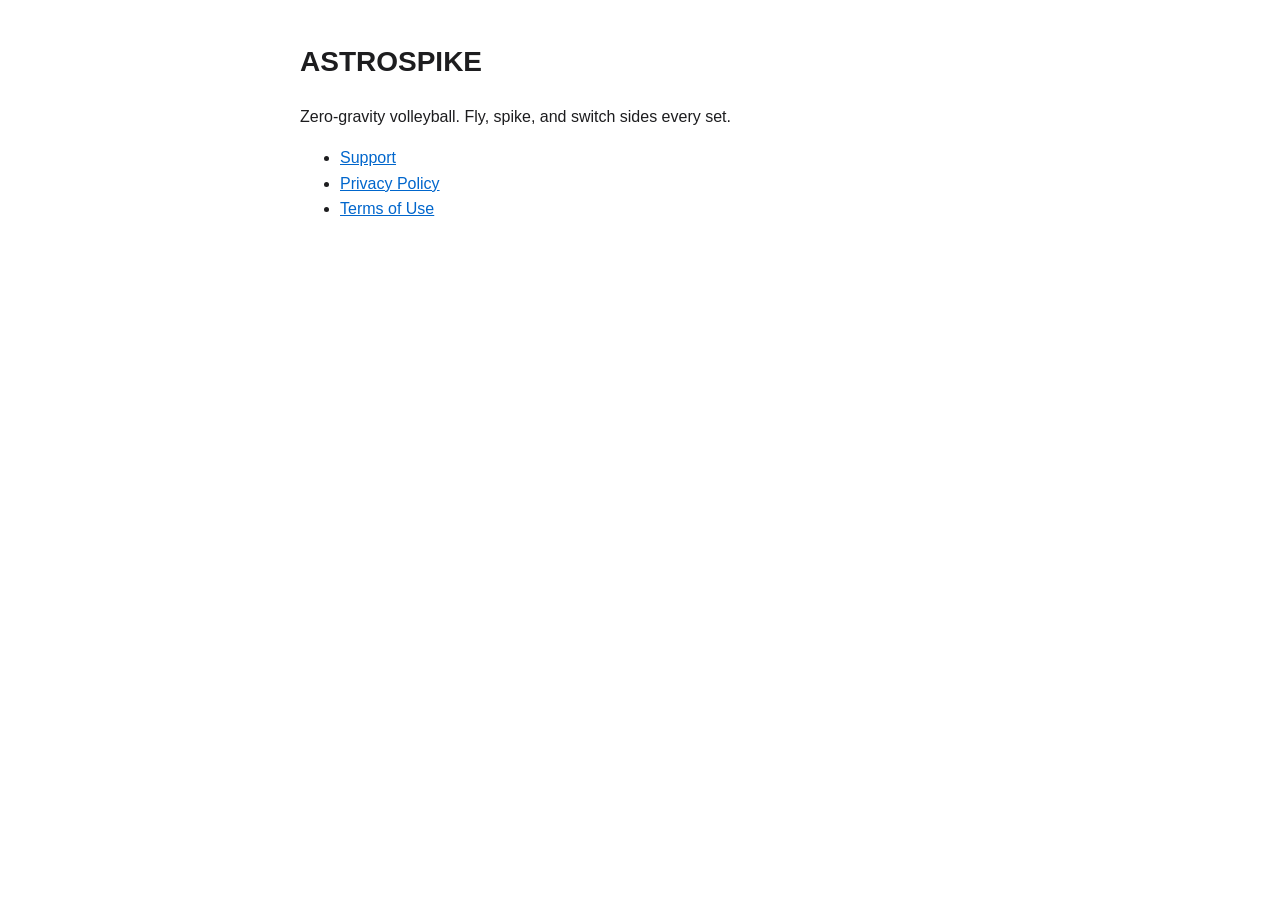
<file: docs/index.html>
<!DOCTYPE html>
<html lang="en">
<head>
    <meta charset="UTF-8">
    <meta name="viewport" content="width=device-width, initial-scale=1.0">
    <title>ASTROSPIKE</title>
    <style>
        body {
            font-family: -apple-system, BlinkMacSystemFont, "Segoe UI", Roboto, Helvetica, Arial, sans-serif;
            max-width: 680px;
            margin: 40px auto;
            padding: 0 20px;
            color: #1d1d1f;
            line-height: 1.6;
        }
        h1 { font-size: 28px; }
        a { color: #0066cc; }
    </style>
</head>
<body>
    <h1>ASTROSPIKE</h1>
    <p>Zero-gravity volleyball. Fly, spike, and switch sides every set.</p>
    <ul>
        <li><a href="support.html">Support</a></li>
        <li><a href="privacy-policy.html">Privacy Policy</a></li>
        <li><a href="terms.html">Terms of Use</a></li>
    </ul>
</body>
</html>
</file>
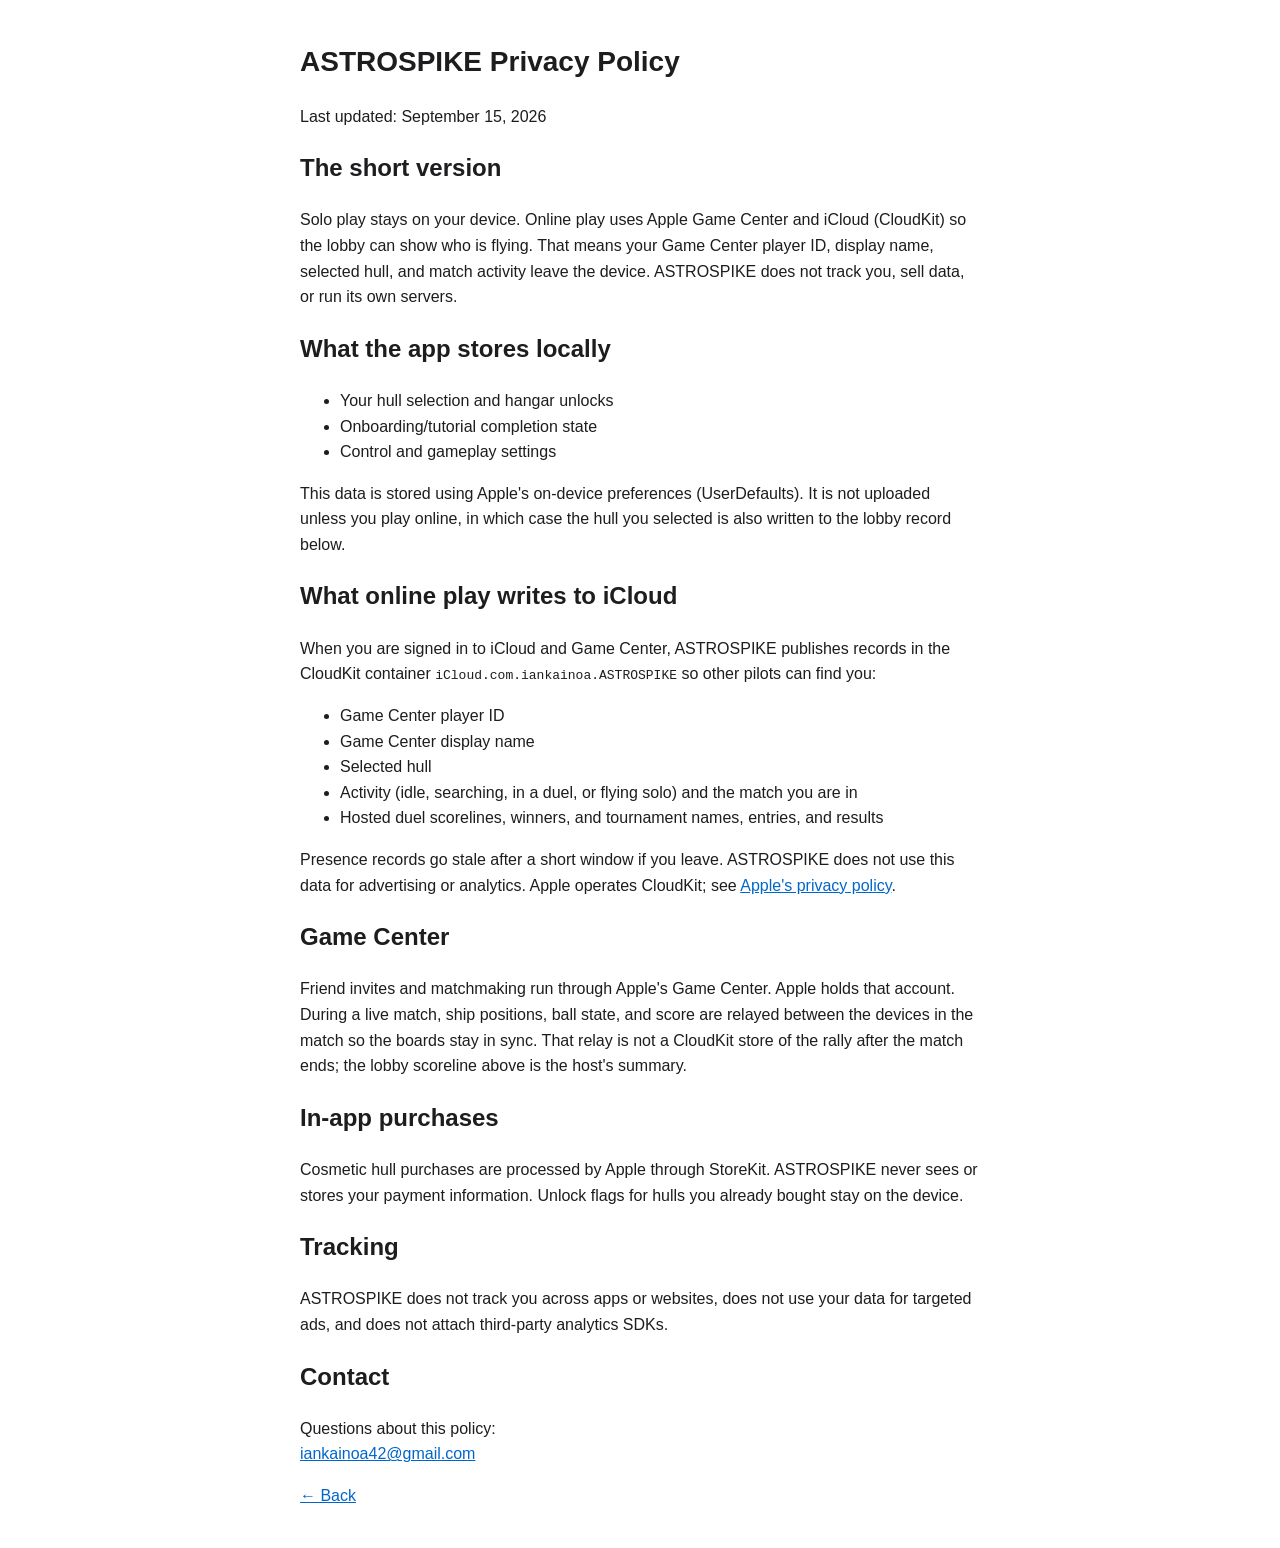
<file: docs/privacy-policy.html>
<!DOCTYPE html>
<html lang="en">
<head>
    <meta charset="UTF-8">
    <meta name="viewport" content="width=device-width, initial-scale=1.0">
    <title>ASTROSPIKE - Privacy Policy</title>
    <style>
        body {
            font-family: -apple-system, BlinkMacSystemFont, "Segoe UI", Roboto, Helvetica, Arial, sans-serif;
            max-width: 680px;
            margin: 40px auto;
            padding: 0 20px;
            color: #1d1d1f;
            line-height: 1.6;
        }
        h1 { font-size: 28px; }
        a { color: #0066cc; }
    </style>
</head>
<body>
    <h1>ASTROSPIKE Privacy Policy</h1>
    <p>Last updated: September 15, 2026</p>

    <h2>The short version</h2>
    <p>Solo play stays on your device. Online play uses Apple Game Center and iCloud (CloudKit) so the lobby can show who is flying. That means your Game Center player ID, display name, selected hull, and match activity leave the device. ASTROSPIKE does not track you, sell data, or run its own servers.</p>

    <h2>What the app stores locally</h2>
    <ul>
        <li>Your hull selection and hangar unlocks</li>
        <li>Onboarding/tutorial completion state</li>
        <li>Control and gameplay settings</li>
    </ul>
    <p>This data is stored using Apple's on-device preferences (UserDefaults). It is not uploaded unless you play online, in which case the hull you selected is also written to the lobby record below.</p>

    <h2>What online play writes to iCloud</h2>
    <p>When you are signed in to iCloud and Game Center, ASTROSPIKE publishes records in the CloudKit container <code>iCloud.com.iankainoa.ASTROSPIKE</code> so other pilots can find you:</p>
    <ul>
        <li>Game Center player ID</li>
        <li>Game Center display name</li>
        <li>Selected hull</li>
        <li>Activity (idle, searching, in a duel, or flying solo) and the match you are in</li>
        <li>Hosted duel scorelines, winners, and tournament names, entries, and results</li>
    </ul>
    <p>Presence records go stale after a short window if you leave. ASTROSPIKE does not use this data for advertising or analytics. Apple operates CloudKit; see <a href="https://www.apple.com/legal/privacy/">Apple's privacy policy</a>.</p>

    <h2>Game Center</h2>
    <p>Friend invites and matchmaking run through Apple's Game Center. Apple holds that account. During a live match, ship positions, ball state, and score are relayed between the devices in the match so the boards stay in sync. That relay is not a CloudKit store of the rally after the match ends; the lobby scoreline above is the host's summary.</p>

    <h2>In-app purchases</h2>
    <p>Cosmetic hull purchases are processed by Apple through StoreKit. ASTROSPIKE never sees or stores your payment information. Unlock flags for hulls you already bought stay on the device.</p>

    <h2>Tracking</h2>
    <p>ASTROSPIKE does not track you across apps or websites, does not use your data for targeted ads, and does not attach third-party analytics SDKs.</p>

    <h2>Contact</h2>
    <p>Questions about this policy:<br>
    <a href="mailto:iankainoa42@gmail.com">iankainoa42@gmail.com</a></p>

    <p><a href="index.html">&larr; Back</a></p>
</body>
</html>
</file>
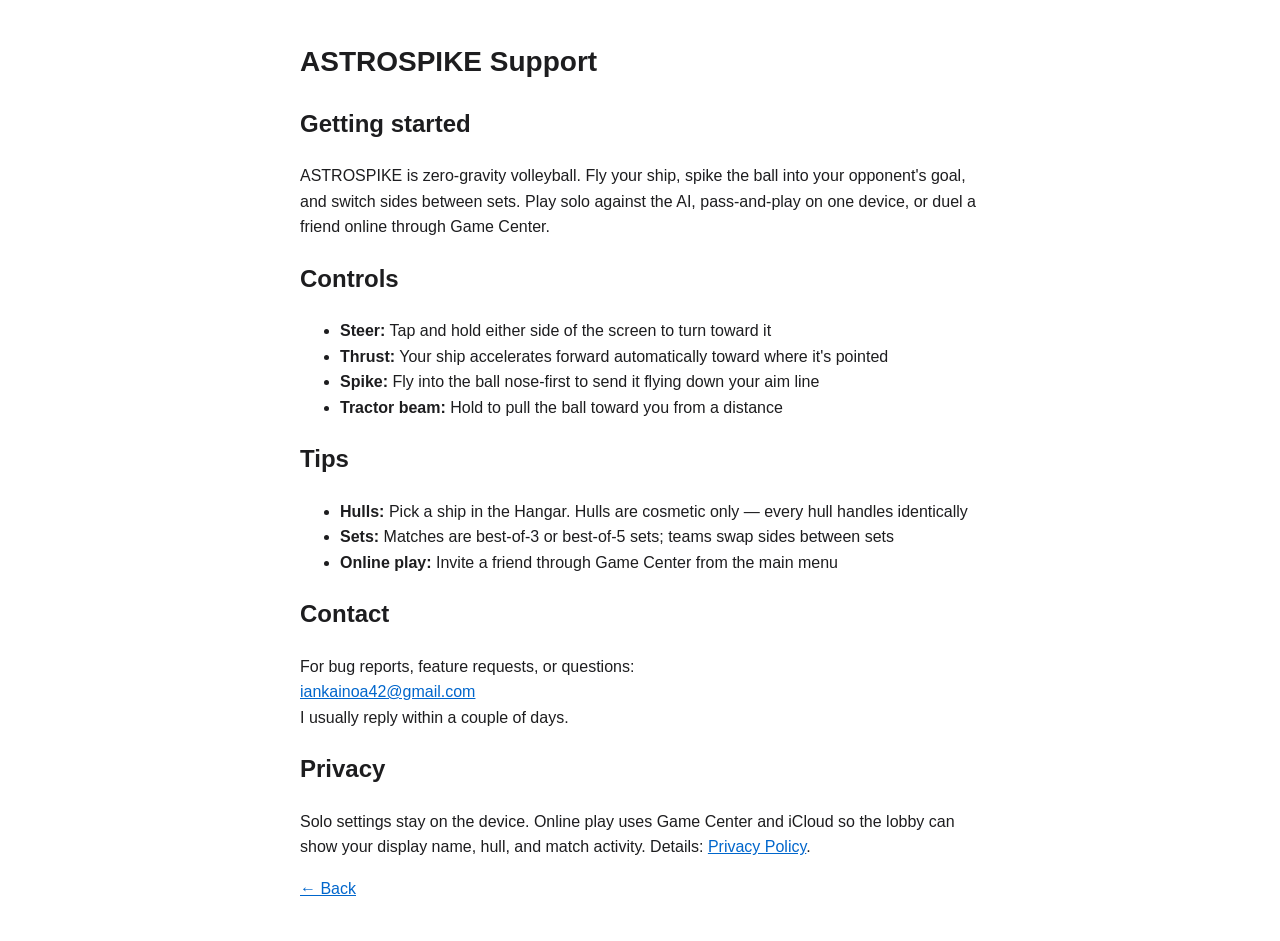
<file: docs/support.html>
<!DOCTYPE html>
<html lang="en">
<head>
    <meta charset="UTF-8">
    <meta name="viewport" content="width=device-width, initial-scale=1.0">
    <title>ASTROSPIKE - Support</title>
    <style>
        body {
            font-family: -apple-system, BlinkMacSystemFont, "Segoe UI", Roboto, Helvetica, Arial, sans-serif;
            max-width: 680px;
            margin: 40px auto;
            padding: 0 20px;
            color: #1d1d1f;
            line-height: 1.6;
        }
        h1 { font-size: 28px; }
        a { color: #0066cc; }
    </style>
</head>
<body>
    <h1>ASTROSPIKE Support</h1>

    <h2>Getting started</h2>
    <p>ASTROSPIKE is zero-gravity volleyball. Fly your ship, spike the ball into your opponent's goal, and switch sides between sets. Play solo against the AI, pass-and-play on one device, or duel a friend online through Game Center.</p>

    <h2>Controls</h2>
    <ul>
        <li><strong>Steer:</strong> Tap and hold either side of the screen to turn toward it</li>
        <li><strong>Thrust:</strong> Your ship accelerates forward automatically toward where it's pointed</li>
        <li><strong>Spike:</strong> Fly into the ball nose-first to send it flying down your aim line</li>
        <li><strong>Tractor beam:</strong> Hold to pull the ball toward you from a distance</li>
    </ul>

    <h2>Tips</h2>
    <ul>
        <li><strong>Hulls:</strong> Pick a ship in the Hangar. Hulls are cosmetic only — every hull handles identically</li>
        <li><strong>Sets:</strong> Matches are best-of-3 or best-of-5 sets; teams swap sides between sets</li>
        <li><strong>Online play:</strong> Invite a friend through Game Center from the main menu</li>
    </ul>

    <h2>Contact</h2>
    <p>For bug reports, feature requests, or questions:<br>
    <a href="mailto:iankainoa42@gmail.com?subject=ASTROSPIKE%20Support">iankainoa42@gmail.com</a><br>
    I usually reply within a couple of days.</p>

    <h2>Privacy</h2>
    <p>Solo settings stay on the device. Online play uses Game Center and iCloud so the lobby can show your display name, hull, and match activity. Details: <a href="privacy-policy.html">Privacy Policy</a>.</p>

    <p><a href="index.html">&larr; Back</a></p>
</body>
</html>
</file>
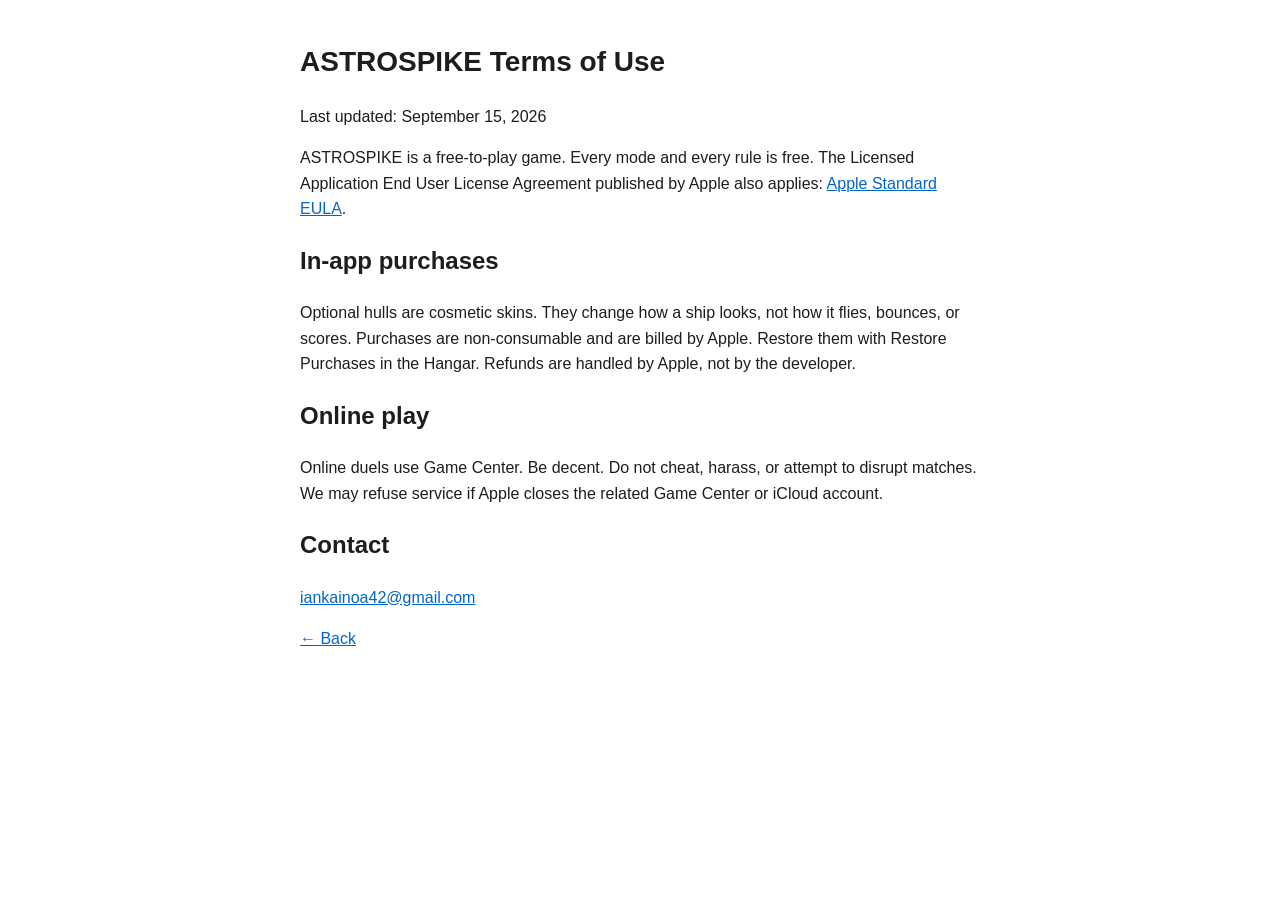
<file: docs/terms.html>
<!DOCTYPE html>
<html lang="en">
<head>
    <meta charset="UTF-8">
    <meta name="viewport" content="width=device-width, initial-scale=1.0">
    <title>ASTROSPIKE - Terms of Use</title>
    <style>
        body {
            font-family: -apple-system, BlinkMacSystemFont, "Segoe UI", Roboto, Helvetica, Arial, sans-serif;
            max-width: 680px;
            margin: 40px auto;
            padding: 0 20px;
            color: #1d1d1f;
            line-height: 1.6;
        }
        h1 { font-size: 28px; }
        a { color: #0066cc; }
    </style>
</head>
<body>
    <h1>ASTROSPIKE Terms of Use</h1>
    <p>Last updated: September 15, 2026</p>

    <p>ASTROSPIKE is a free-to-play game. Every mode and every rule is free. The Licensed Application End User License Agreement published by Apple also applies: <a href="https://www.apple.com/legal/internet-services/itunes/dev/stdeula/">Apple Standard EULA</a>.</p>

    <h2>In-app purchases</h2>
    <p>Optional hulls are cosmetic skins. They change how a ship looks, not how it flies, bounces, or scores. Purchases are non-consumable and are billed by Apple. Restore them with Restore Purchases in the Hangar. Refunds are handled by Apple, not by the developer.</p>

    <h2>Online play</h2>
    <p>Online duels use Game Center. Be decent. Do not cheat, harass, or attempt to disrupt matches. We may refuse service if Apple closes the related Game Center or iCloud account.</p>

    <h2>Contact</h2>
    <p><a href="mailto:iankainoa42@gmail.com">iankainoa42@gmail.com</a></p>

    <p><a href="index.html">&larr; Back</a></p>
</body>
</html>
</file>
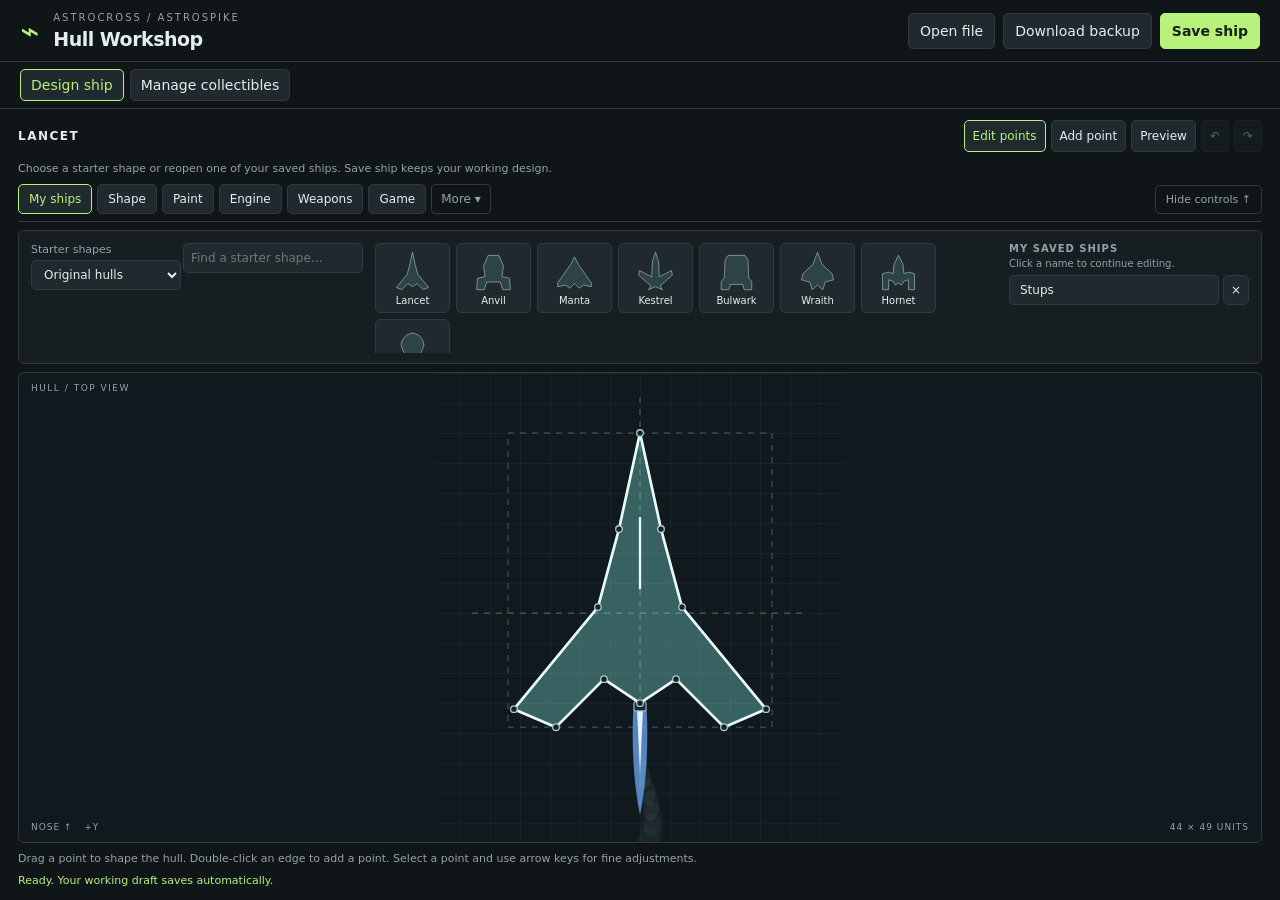
<file: tools/ship-workshop/ASTROSPIKE Ship Workshop.html>
<!doctype html>
<html lang="en"><meta charset="utf-8"><meta name="viewport" content="width=device-width, initial-scale=1"><title>ASTROSPIKE Ship Workshop</title>
<style>
:root{color-scheme:dark;--bg:#101518;--panel:#171e22;--line:#303a40;--ink:#e5eeed;--muted:#91a3ab;--accent:#b6f27c}*{box-sizing:border-box}body{margin:0;background:var(--bg);color:var(--ink);font:14px system-ui,sans-serif}button,input,select{font:inherit;color:inherit}button,select,input[type=text],input[type=number]{background:#20292e;border:1px solid var(--line);border-radius:5px;padding:9px 11px}button{cursor:pointer;transition:background .15s,transform .15s}button:hover{background:#35433b}button:active{transform:translateY(1px)}button:disabled{opacity:.35;cursor:default}button.active{border-color:var(--accent);color:var(--accent)}button.primary{background:var(--accent);color:#172018;border-color:var(--accent);font-weight:650}:focus-visible{outline:2px solid var(--accent);outline-offset:3px}header{min-height:82px;display:flex;align-items:center;justify-content:space-between;padding:18px 28px;border-bottom:1px solid var(--line);gap:18px}.brand{display:flex;align-items:center;gap:14px}.mark{color:var(--accent);font-size:32px}h1{font-size:21px;letter-spacing:-.5px;margin:0}small,.muted{color:var(--muted)}.eyebrow{text-transform:uppercase;font-size:10px;letter-spacing:2px;color:var(--muted);margin-bottom:5px}.header-actions{display:flex;gap:8px;flex-wrap:wrap}.layout{display:grid;grid-template-columns:230px minmax(320px,1fr) 270px;min-height:calc(100vh - 82px)}aside{padding:22px 18px;background:var(--panel)}.library{border-right:1px solid var(--line)}.inspector{border-left:1px solid var(--line)}h2{font-size:12px;text-transform:uppercase;letter-spacing:1.5px;margin:0 0 15px}label.field{display:block;margin:15px 0}label.field>span{display:block;color:var(--muted);font-size:12px;margin-bottom:7px}input[type=text],select{width:100%}.preset-list{display:grid;grid-template-columns:1fr 1fr;gap:8px;max-height:510px;overflow:auto;margin-top:14px;padding:2px}.preset{padding:8px 5px;text-align:center;font-size:11px;min-height:95px}.preset svg{display:block;width:100%;height:61px;margin-bottom:7px}.library-foot{border-top:1px solid var(--line);margin-top:22px;padding-top:20px}.saves{display:flex;flex-direction:column;gap:7px;margin-top:10px}.saved-row{display:flex;gap:4px}.saved-row button:first-child{flex:1;text-align:left;overflow:hidden;text-overflow:ellipsis}.saved-row button:last-child{padding:7px}.workspace{padding:22px 25px;min-width:0}.workspace-head{display:flex;align-items:center;justify-content:space-between;margin-bottom:17px;gap:12px}.workspace-head h2{margin:0}.tools{display:flex;gap:5px;flex-wrap:wrap}.tools button{padding:8px;font-size:12px}.stage{position:relative;background:#10191d;border:1px solid var(--line);border-radius:6px;overflow:hidden}.stage svg{display:block;width:100%;height:min(65vh,610px);min-height:350px;touch-action:none}.stage.preview svg{background:#060b10}.stage.preview .guides,.stage.preview .handles{display:none}.stage.preview .hull{filter:drop-shadow(0 0 1.8px var(--paint))}.hull{transition:fill .2s}.handle{cursor:grab}.handle:focus{outline:none;stroke:white;stroke-width:.7}.stage-label{position:absolute;left:16px;top:14px;font-size:10px;letter-spacing:1.5px;color:var(--muted);pointer-events:none}.stage-bottom{position:absolute;bottom:14px;left:16px;right:16px;display:flex;justify-content:space-between;font-size:10px;letter-spacing:1px;color:var(--muted);pointer-events:none}.instruction{color:var(--muted);font-size:12px;line-height:1.7;margin:12px 0}.status{padding:10px 0;font-size:12px;color:var(--accent);min-height:35px}.row{display:flex;align-items:center;justify-content:space-between;gap:8px;margin:13px 0;font-size:12px}.row input[type=checkbox]{accent-color:var(--accent);width:17px;height:17px}.divider{border-top:1px solid var(--line);padding-top:22px;margin-top:24px}input[type=range]{width:100%;accent-color:var(--accent)}input[type=color]{border:0;background:none;width:45px;height:33px;padding:0;cursor:pointer}.coords{display:flex;gap:8px}.coords label{flex:1;font-size:11px;color:var(--muted)}.coords input{width:100%;margin-top:6px}.inspector button.wide{width:100%;margin:5px 0}.export{display:flex;gap:5px;margin-top:10px}.export button{flex:1;font-size:12px;padding:9px 5px}.metric{display:flex;justify-content:space-between;color:var(--muted);font-size:12px;margin:8px 0}.metric strong{color:var(--ink);font-weight:500}footer{color:var(--muted);font-size:11px;line-height:1.6;margin-top:16px}@media(max-width:1050px){.layout{grid-template-columns:190px minmax(300px,1fr)}.inspector{grid-column:1/-1;border-top:1px solid var(--line);display:grid;grid-template-columns:repeat(3,1fr);gap:22px}.inspector .divider{margin:0;padding:0;border:0}.preset-list{max-height:530px}.workspace{padding:20px 15px}}@media(max-width:650px){header{padding:16px;align-items:flex-start;flex-direction:column}.layout{display:flex;flex-direction:column}.workspace{order:0}.library{order:1;border-top:1px solid var(--line)}.inspector{order:2;display:block}.inspector .divider{border-top:1px solid var(--line);margin-top:20px;padding-top:20px}.preset-list{grid-template-columns:repeat(4,1fr);max-height:240px}.workspace-head{align-items:flex-start;flex-direction:column}.stage svg{height:450px}.brand h1{font-size:20px}.library-foot{margin-top:18px}}@media(prefers-reduced-motion:reduce){*{transition:none!important}}
</style>
<header><div class="brand"><span class="mark">⌁</span><div><div class="eyebrow">AstroCross / AstroSpike</div><h1>Hull Workshop</h1></div></div><div class="header-actions"><button id="import">Import design</button><button id="save" class="primary">Save to hangar</button></div></header>
<style>
.review-panel,.review-summary{padding:16px 0;border-top:1px solid var(--line);border-bottom:1px solid var(--line);margin-bottom:18px}.review-actions{display:flex;gap:8px;flex-wrap:wrap;margin-top:12px}.review-actions select{width:auto}.review-panel textarea{width:100%;resize:vertical;background:#20292e;border:1px solid var(--line);border-radius:5px;padding:9px;color:var(--ink);font:inherit}.collectible[hidden]{display:none}.review-badge{margin-top:8px}.tabs{display:flex;gap:8px;padding:12px 28px;border-bottom:1px solid var(--line)}.collection-view{padding:26px;display:grid;grid-template-columns:minmax(0,1fr) 285px;gap:26px}.collection-toolbar{display:flex;gap:12px;align-items:center;flex-wrap:wrap;margin-bottom:20px}.collection-grid{display:grid;grid-template-columns:repeat(auto-fill,minmax(145px,1fr));gap:12px}.collectible{text-align:left;padding:13px;min-height:190px}.collectible svg{width:100%;height:95px}.collectible .serial{font:11px monospace;color:var(--muted)}.collectible strong{display:block;margin:7px 0}.collectible small{display:block;line-height:1.6}.catalog-inspector{padding:20px;background:var(--panel);align-self:start;position:sticky;top:15px}.calendar-row{display:grid;grid-template-columns:120px 1fr;gap:20px;padding:18px 0;border-top:1px solid var(--line)}.calendar-row h2{margin:3px 0}.drop-list{display:flex;flex-wrap:wrap;gap:8px}.drop-list button{font-size:12px;text-align:left}.module-grid{display:grid;grid-template-columns:1fr 1fr;gap:10px}.module-grid label{font-size:11px;color:var(--muted)}.module-grid select{margin-top:7px;padding:8px;font-size:12px}.module-panel{border-top:1px solid var(--line);margin-top:20px;padding-top:20px}.collection-view input[type=date]{background:#20292e;border:1px solid var(--line);padding:8px;border-radius:5px}.availability-summary{color:var(--muted);line-height:1.7;margin:0 0 20px}.collection-view[hidden],.layout[hidden],#calendarView[hidden]{display:none!important}@media(max-width:750px){.collection-view{display:block;padding:18px}.catalog-inspector{position:static;margin-top:22px}.tabs{padding:12px 16px}.calendar-row{grid-template-columns:1fr;gap:5px}}
</style>
<nav class="tabs" aria-label="Workshop sections"><button id="tabWorkshop" class="active">Workshop</button><button id="tabCollection">Collection · 100</button><button id="tabCalendar">Availability</button></nav>
<section id="collectionView" class="collection-view" hidden><div><div class="eyebrow">Original ship concepts</div><h1 style="margin-bottom:16px">Collectible series</h1><p class="availability-summary">100 original designs. Set each ship’s tier, relative value, and seven-day release window. Draft tiers and values are editable. This is a local planning draft for one shared player calendar.</p><div class="collection-toolbar"><input id="catalogSearch" type="text" placeholder="Find a collectible…" aria-label="Find a collectible" style="width:220px"><select id="tierFilter" aria-label="Filter by tier" style="width:170px"><option value="all">All tiers</option><option>Unassigned</option><option>Common</option><option>Uncommon</option><option>Rare</option><option>Legendary</option></select><button id="exportCatalog">Export series + schedule</button></div><div id="catalogGrid" class="collection-grid"></div></div><div class="catalog-inspector"><h2 id="catalogName"></h2><label class="field"><span>Collectible tier</span><select id="rarity"><option>Unassigned</option><option>Common</option><option>Uncommon</option><option>Rare</option><option>Legendary</option></select></label><label class="field"><span>Craft / detail rating · 1–5</span><input id="craft" type="number" min="1" max="5" step="1" style="width:100%"></label><label class="field"><span>Relative value points</span><input id="valuePoints" type="number" min="0" max="10000" step="1" style="width:100%"></label><div class="metric"><span>Suggested comparison score</span><strong id="suggestedValue"></strong></div><button id="useScore" class="wide">Use comparison score</button><p class="instruction">Score = craft × 10 + tier weight + return interval × 5 (one-time releases add 30). This is an editable comparison rubric, not a price or resale estimate.</p><div class="divider"><h2>Release window</h2><label class="field"><span>First opening date · UTC</span><input id="firstDate" type="date" style="width:100%"></label><label class="field"><span>Returns every</span><select id="cadence"><option value="1">Year</option><option value="2">2 years</option><option value="3">3 years</option><option value="5">5 years</option><option value="0">Once only</option></select></label><p class="instruction">Available for exactly seven days from 00:00 UTC. A calendar window controls acquisition; collected ships remain owned.</p><div class="metric"><span>Next opening</span><strong id="nextOpening"></strong></div><button id="editCollectible" class="wide">Design this ship</button><button id="collectDemo" class="wide">Collect in preview</button><p class="instruction">Preview collection uses this browser only. A live shop needs shared server time and purchase entitlements.</p></div></div></section>
<section id="calendarView" class="collection-view" hidden><div><div class="eyebrow">Seven-day drops · UTC</div><h1 style="margin-bottom:16px">Availability calendar</h1><div class="collection-toolbar"><label>Preview date <input id="previewDate" type="date" value="2027-01-01"></label><select id="calendarYear" aria-label="Calendar year" style="width:130px"></select><button id="today">Today</button></div><p id="availabilitySummary" class="availability-summary"></p><h2>Available on preview date</h2><div id="availableNow" class="drop-list" style="margin-bottom:30px"></div><h2>Release windows this year</h2><div id="calendarRows"></div></div><div class="catalog-inspector"><h2>Rotation rules</h2><p class="instruction">Each ship has a seven-day window. Annual ships return on the same calendar date. Occasional ships skip years, or appear once only.</p><p class="instruction">Multiple ships can overlap. A window starts at 00:00 UTC and closes exactly 168 hours later.</p><p class="instruction">New families start as Common seeds. Refined forms return annually, Advanced forms every two years, and final Legendary forms every five years. Previously saved assignments remain editable.</p><button id="exportCalendar" class="wide">Export series + schedule</button></div></section>

<main class="layout"><aside class="library"><h2>Start with a hull</h2><label class="field"><span>Collection</span><select id="collection"></select></label><input id="search" type="text" placeholder="Find a hull…" aria-label="Find a hull"><div id="presets" class="preset-list"></div><div class="library-foot"><h2>Your hangar</h2><small>Saved in this browser. Export a backup.</small><div id="saves" class="saves"></div></div></aside>
<section class="workspace"><div class="workspace-head"><h2 id="designTitle">Lancet</h2><div class="tools"><button id="edit" class="active">Edit points</button><button id="add">Add point</button><button id="preview">Preview</button><button id="undo" aria-label="Undo">↶</button><button id="redo" aria-label="Redo">↷</button></div></div><div class="stage" id="stage"><div class="stage-label" id="stageLabel">HULL / TOP VIEW</div><svg id="canvas" viewBox="-34 -40 68 78" aria-label="Ship hull editor"><defs><pattern id="grid" width="5" height="5" patternUnits="userSpaceOnUse"><path d="M 5 0 L 0 0 0 5" fill="none" stroke="#243239" stroke-width=".12"/></pattern></defs><g class="guides"><rect x="-34" y="-40" width="68" height="78" fill="url(#grid)"/><rect x="-22" y="-30" width="44" height="49" fill="none" stroke="#4a606a" stroke-width=".16" stroke-dasharray="1 1"/><path d="M0 -36V29 M-28 0H28" stroke="#476356" stroke-width=".18" stroke-dasharray="1 1"/></g><g id="ship"></g><g id="handles" class="handles"></g></svg><div class="stage-bottom"><span>NOSE ↑ &nbsp; +Y</span><span>44 × 49 UNITS</span></div></div><p id="hint" class="instruction">Drag a point to shape the hull. Double-click an edge to add a point. Select a point and use arrow keys for fine adjustments.</p><div id="status" class="status" role="status" aria-live="polite"></div></section>
<aside class="inspector"><div><h2>Design</h2><label class="field"><span>Ship name</span><input id="name" type="text" maxlength="64"></label><label class="field"><span>Export target</span><select id="target"><option>Both games</option><option>AstroCross</option><option>AstroSpike</option></select></label><div class="row"><label for="mirror">Mirror edits across centre</label><input id="mirror" type="checkbox" checked></div><div class="row"><label for="snap">Snap to half-unit grid</label><input id="snap" type="checkbox" checked></div><label class="field"><span>Edit layer</span><select id="layer"><option value="hull">Hull outline</option><option value="detail">Cockpit / detail</option></select></label><button id="newDetail" class="wide">Add detail line</button><div id="detailControls" hidden><label class="field"><span>Detail line</span><select id="detailIndex"></select></label><div class="row"><label for="closed">Closed detail</label><input id="closed" type="checkbox"></div><button id="removeDetail" class="wide">Remove detail line</button></div></div>
<div class="divider"><h2>Appearance</h2><div class="row"><label for="paint">Hull paint</label><input id="paint" type="color" value="#83e8e1"></div><label class="field"><span>Fill opacity <output id="opacityValue">35%</output></span><input id="opacity" type="range" min="0" max="100" value="35"></label><label class="field"><span>Outline width <output id="strokeValue">0.45</output></span><input id="stroke" type="range" min="0.1" max="1.5" step="0.05" value="0.45"></label><h2 style="margin-top:25px">Selected point</h2><div class="coords"><label>X<input id="x" type="number" min="-22" max="22" step="0.5" aria-label="Point X"></label><label>Y<input id="y" type="number" min="-19" max="30" step="0.5" aria-label="Point Y"></label></div><button id="delete" class="wide">Delete selected point</button><div class="metric"><span>Hull vertices</span><strong id="count"></strong></div><div class="metric"><span>Geometry</span><strong id="valid"></strong></div></div>
<div class="divider"><h2>Export design</h2><small>Keep an editable file or take the outline into your game.</small><div class="export"><button id="json">JSON</button><button id="svg">SVG</button><button id="swift">Swift</button></div><footer>JSON includes geometry and paint. Swift exports a <code>HullOutline</code> using either game’s existing types. Paint and engine effects are preview settings; JSON carries their parameters for game integration.</footer><footer>Designs are cosmetic. No speed, handling, or gameplay stats are changed here.</footer></div></aside></main><input id="file" type="file" accept=".json,application/json" hidden>
<script>
const PRESETS=[{"name": "Lancet", "group": "Original hulls", "points": [[0, 30], [3.5, 14], [7, 1], [21, -16], [14, -19], [6, -11], [0, -15], [-6, -11], [-14, -19], [-21, -16], [-7, 1], [-3.5, 14]], "details": [{"points": [[0, 16], [0, 4]], "closed": false}], "gameId": "lancet"}, {"name": "Anvil", "group": "Original hulls", "points": [[-7, 26], [7, 26], [13, 12], [11, -2], [21, -4], [22, -19], [12, -19], [9, -9], [-9, -9], [-12, -19], [-22, -19], [-21, -4], [-11, -2], [-13, 12]], "details": [{"points": [[0, 18], [6, 13], [6, 5], [0, 0], [-6, 5], [-6, 13]], "closed": true}], "gameId": "anvil"}, {"name": "Manta", "group": "Original hulls", "points": [[0, 24], [5, 14], [22, -10], [22, -15], [12, -13], [6, -17], [0, -11], [-6, -17], [-12, -13], [-22, -15], [-22, -10], [-5, 14]], "details": [{"points": [[0, 15], [3, 8], [0, 1], [-3, 8]], "closed": true}], "gameId": "manta"}, {"name": "Kestrel", "group": "Original hulls", "points": [[0, 30], [4, 18], [5, -2], [21, 6], [22, 0], [6, -14], [9, -19], [0, -15], [-9, -19], [-6, -14], [-22, 0], [-21, 6], [-5, -2], [-4, 18]], "details": [{"points": [[0, 20], [0, 8]], "closed": false}], "gameId": "kestrel"}, {"name": "Bulwark", "group": "Original hulls", "points": [[-11, 26], [11, 26], [15, 20], [16, -4], [20, -8], [20, -19], [10, -19], [8, -12], [-8, -12], [-10, -19], [-20, -19], [-20, -8], [-16, -4], [-15, 20]], "details": [{"points": [[-4, 17], [4, 17], [4, 10], [-4, 10]], "closed": true}, {"points": [[-8, 22], [-8, -6]], "closed": false}, {"points": [[8, 22], [8, -6]], "closed": false}], "gameId": "bulwark"}, {"name": "Wraith", "group": "Original hulls", "points": [[0, 30], [6, 14], [19, 2], [21, -6], [10, -9], [7, -19], [0, -13], [-7, -19], [-10, -9], [-21, -6], [-19, 2], [-6, 14]], "details": [{"points": [[-7, 5], [0, 12], [7, 5]], "closed": false}], "gameId": "wraith"}, {"name": "Hornet", "group": "Original hulls", "points": [[0, 26], [6, 14], [7, 2], [13, 4], [21, 2], [21, -19], [13, -19], [13, -6], [7, -8], [4, -13], [0, -10], [-4, -13], [-7, -8], [-13, -6], [-13, -19], [-21, -19], [-21, 2], [-13, 4], [-7, 2], [-6, 14]], "details": [{"points": [[0, 16], [3.5, 14], [3.5, 10], [0, 8], [-3.5, 10], [-3.5, 14]], "closed": true}], "gameId": "hornet"}, {"name": "Comet", "group": "Original hulls", "points": [[0, 24], [8, 21], [13, 15], [15, 9], [13, 2], [10, -3], [20, -19], [11, -19], [5, -12], [3, -14], [0, -19], [-3, -14], [-5, -12], [-11, -19], [-20, -19], [-10, -3], [-13, 2], [-15, 9], [-13, 15], [-8, 21]], "details": [{"points": [[0, 16], [3.5, 14.5], [5, 11], [3.5, 7.5], [0, 6], [-3.5, 7.5], [-5, 11], [-3.5, 14.5]], "closed": true}], "gameId": "comet"}, {"name": "Needle Wasp", "group": "Racing", "points": [[0, 30], [3, 15], [7, 2], [14, -16], [5, -13], [0, -19], [-5, -13], [-14, -16], [-7, 2], [-3, 15]], "details": [{"points": [[0, 20], [0, -7]], "closed": false}], "gameId": "concept-001"}, {"name": "Redline", "group": "Racing", "points": [[0, 27], [6, 12], [19, 5], [15, -3], [7, -8], [12, -19], [0, -14], [-12, -19], [-7, -8], [-15, -3], [-19, 5], [-6, 12]], "details": [{"points": [[0, 20], [0, -7]], "closed": false}], "gameId": "concept-002"}, {"name": "Sparrowhawk", "group": "Racing", "points": [[0, 29], [9, 13], [19, 3], [11, -5], [7, -19], [0, -12], [-7, -19], [-11, -5], [-19, 3], [-9, 13]], "details": [{"points": [[0, 20], [0, -7]], "closed": false}], "gameId": "concept-003"}, {"name": "Quickthorn", "group": "Racing", "points": [[0, 25], [6, 18], [16, 12], [21, -4], [13, -7], [17, -19], [6, -14], [0, -18], [-6, -14], [-17, -19], [-13, -7], [-21, -4], [-16, 12], [-6, 18]], "details": [{"points": [[0, 20], [0, -7]], "closed": false}], "gameId": "concept-004"}, {"name": "Forkstar", "group": "Racing", "points": [[0, 28], [5, 15], [18, 9], [12, 1], [19, -12], [7, -10], [0, -19], [-7, -10], [-19, -12], [-12, 1], [-18, 9], [-5, 15]], "details": [{"points": [[0, 20], [0, -7]], "closed": false}], "gameId": "concept-005"}, {"name": "Crosswind", "group": "Racing", "points": [[0.45, 30], [3, 15], [7, 2], [15, -16], [5, -13.55], [0, -19], [-4.55, -13.55], [-15, -16], [-7, 2], [-2.55, 15]], "details": [{"points": [[0, 21], [0, -8]], "closed": false}], "gameId": "concept-006"}, {"name": "Mistral", "group": "Racing", "points": [[0.45, 27.8], [6, 12], [20, 5], [16, -3], [7, -8], [13, -19], [0.45, -14.55], [-13, -19], [-7, -8], [-16, -3], [-20, 5], [-6, 12]], "details": [{"points": [[0, 21], [0, -8]], "closed": false}], "gameId": "concept-007"}, {"name": "Razorwing", "group": "Racing", "points": [[0.45, 29.8], [9, 13], [20, 3], [12, -5], [7, -19], [0, -12], [-6.55, -19], [-12, -5], [-20, 3], [-8.55, 13]], "details": [{"points": [[0, 21], [0, -8]], "closed": false}], "gameId": "concept-008"}, {"name": "Kitebreak", "group": "Racing", "points": [[0.45, 25.8], [6, 18.8], [17, 12], [22, -4], [14, -7], [18, -19], [6.45, -14.55], [0, -18], [-6, -14.55], [-18, -19], [-14, -7], [-22, -4], [-17, 12], [-6, 18.8]], "details": [{"points": [[0, 21], [0, -8]], "closed": false}], "gameId": "concept-009"}, {"name": "Vesper", "group": "Racing", "points": [[0.45, 28.8], [5, 15], [19, 9], [13, 1], [20, -12.55], [7, -10], [0.45, -19], [-7, -10], [-20, -12.55], [-13, 1], [-19, 9], [-5, 15]], "details": [{"points": [[0, 21], [0, -8]], "closed": false}], "gameId": "concept-010"}, {"name": "Lanceback", "group": "Racing", "points": [[0.9, 30], [3, 15], [7, 2], [16, -16], [5, -14.1], [0, -19], [-4.1, -14.1], [-16, -16], [-7, 2], [-2.1, 15]], "details": [{"points": [[0, 22], [0, -9]], "closed": false}], "gameId": "concept-011"}, {"name": "Sunstreak", "group": "Racing", "points": [[0.9, 28.6], [6, 12], [21, 5], [17, -3], [7, -8], [14, -19], [0.9, -15.1], [-14, -19], [-7, -8], [-17, -3], [-21, 5], [-6, 12]], "details": [{"points": [[0, 22], [0, -9]], "closed": false}], "gameId": "concept-012"}, {"name": "Harrier", "group": "Racing", "points": [[0.9, 30], [9, 13], [21, 3], [13, -5], [7, -19], [0, -12], [-6.1, -19], [-13, -5], [-21, 3], [-8.1, 13]], "details": [{"points": [[0, 22], [0, -9]], "closed": false}], "gameId": "concept-013"}, {"name": "Talons", "group": "Racing", "points": [[0.9, 26.6], [6, 19.6], [18, 12], [22, -4], [15, -7], [19, -19], [6.9, -15.1], [0, -18], [-6, -15.1], [-19, -19], [-15, -7], [-22, -4], [-18, 12], [-6, 19.6]], "details": [{"points": [[0, 22], [0, -9]], "closed": false}], "gameId": "concept-014"}, {"name": "Pinwheel", "group": "Racing", "points": [[0.9, 29.6], [5, 15], [20, 9], [14, 1], [21, -13.1], [7, -10], [0.9, -19], [-7, -10], [-21, -13.1], [-14, 1], [-20, 9], [-5, 15]], "details": [{"points": [[0, 22], [0, -9]], "closed": false}], "gameId": "concept-015"}, {"name": "Gyroflash", "group": "Racing", "points": [[1.35, 30], [3, 15], [7, 2], [17, -16], [5, -14.65], [0, -19], [-3.65, -14.65], [-17, -16], [-7, 2], [-1.65, 15]], "details": [{"points": [[0, 23], [0, -10]], "closed": false}], "gameId": "concept-016"}, {"name": "Twinflare", "group": "Racing", "points": [[1.35, 29.4], [6, 12], [22, 5], [18, -3], [7, -8], [15, -19], [1.35, -15.65], [-15, -19], [-7, -8], [-18, -3], [-22, 5], [-6, 12]], "details": [{"points": [[0, 23], [0, -10]], "closed": false}], "gameId": "concept-017"}, {"name": "Railbird", "group": "Racing", "points": [[1.35, 30], [9, 13], [22, 3], [14, -5], [7, -19], [0, -12], [-5.65, -19], [-14, -5], [-22, 3], [-7.65, 13]], "details": [{"points": [[0, 23], [0, -10]], "closed": false}], "gameId": "concept-018"}, {"name": "Sickle", "group": "Racing", "points": [[1.35, 27.4], [6, 20.4], [19, 12], [22, -4], [16, -7], [20, -19], [7.35, -15.65], [0, -18], [-6, -15.65], [-20, -19], [-16, -7], [-22, -4], [-19, 12], [-6, 20.4]], "details": [{"points": [[0, 23], [0, -10]], "closed": false}], "gameId": "concept-019"}, {"name": "Voltscythe", "group": "Racing", "points": [[1.35, 30], [5, 15], [21, 9], [15, 1], [22, -13.65], [7, -10], [1.35, -19], [-7, -10], [-22, -13.65], [-15, 1], [-21, 9], [-5, 15]], "details": [{"points": [[0, 23], [0, -10]], "closed": false}], "gameId": "concept-020"}, {"name": "Dock Mule", "group": "Utility", "points": [[-9, 25], [9, 25], [14, 13], [12, 0], [19, -5], [19, -18], [8, -18], [5, -10], [-5, -10], [-8, -18], [-19, -18], [-19, -5], [-12, 0], [-14, 13]], "details": [{"points": [[0, 20], [0, -7]], "closed": false}], "gameId": "concept-021"}, {"name": "Pallet Jack", "group": "Utility", "points": [[0, 26], [9, 20], [16, 8], [21, 0], [17, -9], [10, -6], [8, -19], [0, -15], [-8, -19], [-10, -6], [-17, -9], [-21, 0], [-16, 8], [-9, 20]], "details": [{"points": [[0, 20], [0, -7]], "closed": false}], "gameId": "concept-022"}, {"name": "Towline", "group": "Utility", "points": [[-5, 27], [5, 27], [10, 15], [8, -2], [16, -9], [16, -19], [7, -19], [0, -10], [-7, -19], [-16, -19], [-16, -9], [-8, -2], [-10, 15]], "details": [{"points": [[0, 20], [0, -7]], "closed": false}], "gameId": "concept-023"}, {"name": "Porter", "group": "Utility", "points": [[0, 24], [12, 17], [18, 5], [16, -4], [21, -11], [13, -19], [5, -12], [0, -16], [-5, -12], [-13, -19], [-21, -11], [-16, -4], [-18, 5], [-12, 17]], "details": [{"points": [[0, 20], [0, -7]], "closed": false}], "gameId": "concept-024"}, {"name": "Brickbird", "group": "Utility", "points": [[0, 23], [10, 19], [19, 8], [18, -3], [12, -8], [17, -17], [7, -19], [0, -12], [-7, -19], [-17, -17], [-12, -8], [-18, -3], [-19, 8], [-10, 19]], "details": [{"points": [[0, 20], [0, -7]], "closed": false}], "gameId": "concept-025"}, {"name": "Hearth", "group": "Utility", "points": [[-8.55, 25.8], [9, 25.8], [15, 13], [13, 0], [20, -5], [20, -18], [8.45, -18.55], [5, -10], [-5, -10], [-7.55, -18], [-20, -18.55], [-20, -5], [-13, 0], [-15, 13]], "details": [{"points": [[0, 21], [0, -8]], "closed": false}], "gameId": "concept-026"}, {"name": "Waystation", "group": "Utility", "points": [[0.45, 26.8], [9, 20.8], [17, 8], [22, 0], [18, -9], [10, -6], [8.45, -19], [0, -15], [-8, -19], [-9.55, -6], [-18, -9], [-22, 0], [-17, 8], [-9, 20.8]], "details": [{"points": [[0, 21], [0, -8]], "closed": false}], "gameId": "concept-027"}, {"name": "Habitat", "group": "Utility", "points": [[-4.55, 27.8], [5, 27.8], [10, 15], [8.45, -2], [17, -9], [17, -19], [7.45, -19], [0, -10], [-7, -19], [-17, -19], [-17, -9], [-8, -2], [-9.55, 15]], "details": [{"points": [[0, 21], [0, -8]], "closed": false}], "gameId": "concept-028"}, {"name": "Freight Kite", "group": "Utility", "points": [[0.45, 24.8], [13, 17.8], [19, 5], [17, -4], [22, -11.55], [14, -19], [5.45, -12.55], [0, -16], [-5, -12.55], [-14, -19], [-22, -11.55], [-17, -4], [-19, 5], [-13, 17.8]], "details": [{"points": [[0, 21], [0, -8]], "closed": false}], "gameId": "concept-029"}, {"name": "Lifeboat", "group": "Utility", "points": [[0.45, 23.8], [10, 19.8], [20, 8], [19, -3], [13, -8], [18, -17], [7.45, -19], [0, -12], [-7, -19], [-18, -17], [-13, -8], [-19, -3], [-20, 8], [-10, 19.8]], "details": [{"points": [[0, 21], [0, -8]], "closed": false}], "gameId": "concept-030"}, {"name": "Railcar", "group": "Utility", "points": [[-8.1, 26.6], [9, 26.6], [16, 13], [14, 0], [21, -5], [21, -18], [8.9, -19], [5, -10], [-5, -10], [-7.1, -18], [-21, -19], [-21, -5], [-14, 0], [-16, 13]], "details": [{"points": [[0, 22], [0, -9]], "closed": false}], "gameId": "concept-031"}, {"name": "Pipe Dream", "group": "Utility", "points": [[0.9, 27.6], [9, 21.6], [18, 8], [22, 0], [19, -9], [10, -6], [8.9, -19], [0, -15], [-8, -19], [-9.1, -6], [-19, -9], [-22, 0], [-18, 8], [-9, 21.6]], "details": [{"points": [[0, 22], [0, -9]], "closed": false}], "gameId": "concept-032"}, {"name": "Switchyard", "group": "Utility", "points": [[-4.1, 28.6], [5, 28.6], [10, 15], [8.9, -2], [18, -9], [18, -19], [7.9, -19], [0, -10], [-7, -19], [-18, -19], [-18, -9], [-8, -2], [-9.1, 15]], "details": [{"points": [[0, 22], [0, -9]], "closed": false}], "gameId": "concept-033"}, {"name": "Lantern", "group": "Utility", "points": [[0.9, 25.6], [14, 18.6], [20, 5], [18, -4], [22, -12.1], [15, -19], [5.9, -13.1], [0, -16], [-5, -13.1], [-15, -19], [-22, -12.1], [-18, -4], [-20, 5], [-14, 18.6]], "details": [{"points": [[0, 22], [0, -9]], "closed": false}], "gameId": "concept-034"}, {"name": "Surveyor", "group": "Utility", "points": [[0.9, 24.6], [10, 20.6], [21, 8], [20, -3], [14, -8], [19, -17], [7.9, -19], [0, -12], [-7, -19], [-19, -17], [-14, -8], [-20, -3], [-21, 8], [-10, 20.6]], "details": [{"points": [[0, 22], [0, -9]], "closed": false}], "gameId": "concept-035"}, {"name": "Cratewing", "group": "Utility", "points": [[-7.65, 27.4], [9, 27.4], [17, 13], [15, 0], [22, -5], [22, -18], [9.35, -19], [5, -10], [-5, -10], [-6.65, -18], [-22, -19], [-22, -5], [-15, 0], [-17, 13]], "details": [{"points": [[0, 23], [0, -10]], "closed": false}], "gameId": "concept-036"}, {"name": "Moontruck", "group": "Utility", "points": [[1.35, 28.4], [9, 22.4], [19, 8], [22, 0], [20, -9], [10, -6], [9.35, -19], [0, -15], [-8, -19], [-8.65, -6], [-20, -9], [-22, 0], [-19, 8], [-9, 22.4]], "details": [{"points": [[0, 23], [0, -10]], "closed": false}], "gameId": "concept-037"}, {"name": "Tanker", "group": "Utility", "points": [[-3.65, 29.4], [5, 29.4], [10, 15], [9.35, -2], [19, -9], [19, -19], [8.35, -19], [0, -10], [-7, -19], [-19, -19], [-19, -9], [-8, -2], [-8.65, 15]], "details": [{"points": [[0, 23], [0, -10]], "closed": false}], "gameId": "concept-038"}, {"name": "Beacon", "group": "Utility", "points": [[1.35, 26.4], [15, 19.4], [21, 5], [19, -4], [22, -12.65], [16, -19], [6.35, -13.65], [0, -16], [-5, -13.65], [-16, -19], [-22, -12.65], [-19, -4], [-21, 5], [-15, 19.4]], "details": [{"points": [[0, 23], [0, -10]], "closed": false}], "gameId": "concept-039"}, {"name": "Skylift", "group": "Utility", "points": [[1.35, 25.4], [10, 21.4], [22, 8], [21, -3], [15, -8], [20, -17], [8.35, -19], [0, -12], [-7, -19], [-20, -17], [-15, -8], [-21, -3], [-22, 8], [-10, 21.4]], "details": [{"points": [[0, 23], [0, -10]], "closed": false}], "gameId": "concept-040"}, {"name": "Manta Bloom", "group": "Bioforms", "points": [[0, 25], [7, 19], [21, 3], [20, -8], [12, -11], [6, -19], [0, -13], [-6, -19], [-12, -11], [-20, -8], [-21, 3], [-7, 19]], "details": [{"points": [[0, 20], [0, -7]], "closed": false}], "gameId": "concept-041"}, {"name": "Night Ray", "group": "Bioforms", "points": [[0, 28], [8, 20], [17, 8], [19, -4], [13, -13], [5, -16], [0, -19], [-5, -16], [-13, -13], [-19, -4], [-17, 8], [-8, 20]], "details": [{"points": [[0, 20], [0, -7]], "closed": false}], "gameId": "concept-042"}, {"name": "Tidewing", "group": "Bioforms", "points": [[0, 24], [7, 17], [18, 12], [14, 3], [20, -5], [10, -8], [8, -19], [0, -12], [-8, -19], [-10, -8], [-20, -5], [-14, 3], [-18, 12], [-7, 17]], "details": [{"points": [[0, 20], [0, -7]], "closed": false}], "gameId": "concept-043"}, {"name": "Velvet Ray", "group": "Bioforms", "points": [[0, 27], [11, 17], [19, 4], [14, -2], [20, -13], [10, -15], [0, -19], [-10, -15], [-20, -13], [-14, -2], [-19, 4], [-11, 17]], "details": [{"points": [[0, 20], [0, -7]], "closed": false}], "gameId": "concept-044"}, {"name": "Scarab", "group": "Bioforms", "points": [[0, 29], [6, 18], [17, 13], [18, 0], [11, -5], [15, -16], [5, -12], [0, -18], [-5, -12], [-15, -16], [-11, -5], [-18, 0], [-17, 13], [-6, 18]], "details": [{"points": [[0, 20], [0, -7]], "closed": false}], "gameId": "concept-045"}, {"name": "Stag Beetle", "group": "Bioforms", "points": [[0.45, 25.8], [7, 19.8], [22, 3], [21, -8], [13, -11.55], [6, -19], [0.45, -13.55], [-6, -19], [-13, -11.55], [-21, -8], [-22, 3], [-7, 19.8]], "details": [{"points": [[0, 21], [0, -8]], "closed": false}], "gameId": "concept-046"}, {"name": "Firebug", "group": "Bioforms", "points": [[0.45, 28.8], [8, 20.8], [18, 8], [20, -4], [14, -13.55], [5, -16], [0.45, -19], [-5, -16], [-14, -13.55], [-20, -4], [-18, 8], [-8, 20.8]], "details": [{"points": [[0, 21], [0, -8]], "closed": false}], "gameId": "concept-047"}, {"name": "Shellback", "group": "Bioforms", "points": [[0.45, 24.8], [7, 17.8], [19, 12], [15, 3], [21, -5], [10, -8], [8.45, -19], [0, -12], [-8, -19], [-9.55, -8], [-21, -5], [-15, 3], [-19, 12], [-7, 17.8]], "details": [{"points": [[0, 21], [0, -8]], "closed": false}], "gameId": "concept-048"}, {"name": "Petalship", "group": "Bioforms", "points": [[0.45, 27.8], [12, 17.8], [20, 4], [15, -2], [21, -13.55], [10, -15], [0.45, -19], [-10, -15], [-21, -13.55], [-15, -2], [-20, 4], [-12, 17.8]], "details": [{"points": [[0, 21], [0, -8]], "closed": false}], "gameId": "concept-049"}, {"name": "Orchid", "group": "Bioforms", "points": [[0.45, 29.8], [6, 18.8], [18, 13], [19, 0], [12, -5], [16, -16], [5.45, -12.55], [0, -18], [-5, -12.55], [-16, -16], [-12, -5], [-19, 0], [-18, 13], [-6, 18.8]], "details": [{"points": [[0, 21], [0, -8]], "closed": false}], "gameId": "concept-050"}, {"name": "Lotus", "group": "Bioforms", "points": [[0.9, 26.6], [7, 20.6], [22, 3], [22, -8], [14, -12.1], [6, -19], [0.9, -14.1], [-6, -19], [-14, -12.1], [-22, -8], [-22, 3], [-7, 20.6]], "details": [{"points": [[0, 22], [0, -9]], "closed": false}], "gameId": "concept-051"}, {"name": "Thornflower", "group": "Bioforms", "points": [[0.9, 29.6], [8, 21.6], [19, 8], [21, -4], [15, -14.1], [5, -16], [0.9, -19], [-5, -16], [-15, -14.1], [-21, -4], [-19, 8], [-8, 21.6]], "details": [{"points": [[0, 22], [0, -9]], "closed": false}], "gameId": "concept-052"}, {"name": "Spore", "group": "Bioforms", "points": [[0.9, 25.6], [7, 18.6], [20, 12], [16, 3], [22, -5], [10, -8], [8.9, -19], [0, -12], [-8, -19], [-9.1, -8], [-22, -5], [-16, 3], [-20, 12], [-7, 18.6]], "details": [{"points": [[0, 22], [0, -9]], "closed": false}], "gameId": "concept-053"}, {"name": "Puffball", "group": "Bioforms", "points": [[0.9, 28.6], [13, 18.6], [21, 4], [16, -2], [22, -14.1], [10, -15], [0.9, -19], [-10, -15], [-22, -14.1], [-16, -2], [-21, 4], [-13, 18.6]], "details": [{"points": [[0, 22], [0, -9]], "closed": false}], "gameId": "concept-054"}, {"name": "Jellyknife", "group": "Bioforms", "points": [[0.9, 30], [6, 19.6], [19, 13], [20, 0], [13, -5], [17, -16], [5.9, -13.1], [0, -18], [-5, -13.1], [-17, -16], [-13, -5], [-20, 0], [-19, 13], [-6, 19.6]], "details": [{"points": [[0, 22], [0, -9]], "closed": false}], "gameId": "concept-055"}, {"name": "Lanternfish", "group": "Bioforms", "points": [[1.35, 27.4], [7, 21.4], [22, 3], [22, -8], [15, -12.65], [6, -19], [1.35, -14.65], [-6, -19], [-15, -12.65], [-22, -8], [-22, 3], [-7, 21.4]], "details": [{"points": [[0, 23], [0, -10]], "closed": false}], "gameId": "concept-056"}, {"name": "Wyrm", "group": "Bioforms", "points": [[1.35, 30], [8, 22.4], [20, 8], [22, -4], [16, -14.65], [5, -16], [1.35, -19], [-5, -16], [-16, -14.65], [-22, -4], [-20, 8], [-8, 22.4]], "details": [{"points": [[0, 23], [0, -10]], "closed": false}], "gameId": "concept-057"}, {"name": "Cobra Coil", "group": "Bioforms", "points": [[1.35, 26.4], [7, 19.4], [21, 12], [17, 3], [22, -5], [10, -8], [9.35, -19], [0, -12], [-8, -19], [-8.65, -8], [-22, -5], [-17, 3], [-21, 12], [-7, 19.4]], "details": [{"points": [[0, 23], [0, -10]], "closed": false}], "gameId": "concept-058"}, {"name": "Kestrel Moth", "group": "Bioforms", "points": [[1.35, 29.4], [14, 19.4], [22, 4], [17, -2], [22, -14.65], [10, -15], [1.35, -19], [-10, -15], [-22, -14.65], [-17, -2], [-22, 4], [-14, 19.4]], "details": [{"points": [[0, 23], [0, -10]], "closed": false}], "gameId": "concept-059"}, {"name": "Cicada", "group": "Bioforms", "points": [[1.35, 30], [6, 20.4], [20, 13], [21, 0], [14, -5], [18, -16], [6.35, -13.65], [0, -18], [-5, -13.65], [-18, -16], [-14, -5], [-21, 0], [-20, 13], [-6, 20.4]], "details": [{"points": [[0, 23], [0, -10]], "closed": false}], "gameId": "concept-060"}, {"name": "Orbit Saucer", "group": "Retro", "points": [[0, 25], [12, 20], [20, 9], [21, -2], [14, -12], [6, -18], [0, -19], [-6, -18], [-14, -12], [-21, -2], [-20, 9], [-12, 20]], "details": [{"points": [[0, 20], [0, -7]], "closed": false}], "gameId": "concept-061"}, {"name": "Bubbletop", "group": "Retro", "points": [[0, 30], [6, 18], [17, 3], [10, -5], [13, -19], [4, -13], [0, -18], [-4, -13], [-13, -19], [-10, -5], [-17, 3], [-6, 18]], "details": [{"points": [[0, 20], [0, -7]], "closed": false}], "gameId": "concept-062"}, {"name": "Saturnette", "group": "Retro", "points": [[0, 28], [7, 17], [13, 5], [21, -4], [13, -9], [15, -19], [6, -16], [0, -10], [-6, -16], [-15, -19], [-13, -9], [-21, -4], [-13, 5], [-7, 17]], "details": [{"points": [[0, 20], [0, -7]], "closed": false}], "gameId": "concept-063"}, {"name": "Tin Comet", "group": "Retro", "points": [[0, 23], [12, 19], [21, 8], [16, -1], [8, -5], [12, -17], [0, -12], [-12, -17], [-8, -5], [-16, -1], [-21, 8], [-12, 19]], "details": [{"points": [[0, 20], [0, -7]], "closed": false}], "gameId": "concept-064"}, {"name": "Bottle Rocket", "group": "Retro", "points": [[0, 26], [8, 17], [18, 7], [19, -5], [10, -10], [7, -19], [0, -15], [-7, -19], [-10, -10], [-19, -5], [-18, 7], [-8, 17]], "details": [{"points": [[0, 20], [0, -7]], "closed": false}], "gameId": "concept-065"}, {"name": "Astro Sled", "group": "Retro", "points": [[0.45, 25.8], [13, 20.8], [21, 9], [22, -2], [15, -12.55], [6, -18], [0.45, -19], [-6, -18], [-15, -12.55], [-22, -2], [-21, 9], [-13, 20.8]], "details": [{"points": [[0, 21], [0, -8]], "closed": false}], "gameId": "concept-066"}, {"name": "Raygun", "group": "Retro", "points": [[0.45, 30], [6, 18.8], [18, 3], [10.45, -5], [14, -19], [4, -13], [0.45, -18.55], [-4, -13], [-14, -19], [-9.55, -5], [-18, 3], [-6, 18.8]], "details": [{"points": [[0, 21], [0, -8]], "closed": false}], "gameId": "concept-067"}, {"name": "Nova Pop", "group": "Retro", "points": [[0.45, 28.8], [7, 17.8], [14, 5], [22, -4], [14, -9], [16, -19], [6.45, -16.55], [0, -10], [-6, -16.55], [-16, -19], [-14, -9], [-22, -4], [-14, 5], [-7, 17.8]], "details": [{"points": [[0, 21], [0, -8]], "closed": false}], "gameId": "concept-068"}, {"name": "Lunar Lander", "group": "Retro", "points": [[0.45, 23.8], [13, 19.8], [22, 8], [17, -1], [8, -5], [13, -17], [0.45, -12.55], [-13, -17], [-8, -5], [-17, -1], [-22, 8], [-13, 19.8]], "details": [{"points": [[0, 21], [0, -8]], "closed": false}], "gameId": "concept-069"}, {"name": "Tripod", "group": "Retro", "points": [[0.45, 26.8], [8, 17.8], [19, 7], [20, -5], [10, -10], [7, -19], [0.45, -15.55], [-7, -19], [-10, -10], [-20, -5], [-19, 7], [-8, 17.8]], "details": [{"points": [[0, 21], [0, -8]], "closed": false}], "gameId": "concept-070"}, {"name": "Survey Hopper", "group": "Retro", "points": [[0.9, 26.6], [14, 21.6], [22, 9], [22, -2], [16, -13.1], [6, -18], [0.9, -19], [-6, -18], [-16, -13.1], [-22, -2], [-22, 9], [-14, 21.6]], "details": [{"points": [[0, 22], [0, -9]], "closed": false}], "gameId": "concept-071"}, {"name": "Dust Devil", "group": "Retro", "points": [[0.9, 30], [6, 19.6], [19, 3], [10.9, -5], [15, -19], [4, -13], [0.9, -19], [-4, -13], [-15, -19], [-9.1, -5], [-19, 3], [-6, 19.6]], "details": [{"points": [[0, 22], [0, -9]], "closed": false}], "gameId": "concept-072"}, {"name": "Boomerang", "group": "Retro", "points": [[0.9, 29.6], [7, 18.6], [15, 5], [22, -4], [15, -9], [17, -19], [6.9, -17.1], [0, -10], [-6, -17.1], [-17, -19], [-15, -9], [-22, -4], [-15, 5], [-7, 18.6]], "details": [{"points": [[0, 22], [0, -9]], "closed": false}], "gameId": "concept-073"}, {"name": "Space Banana", "group": "Retro", "points": [[0.9, 24.6], [14, 20.6], [22, 8], [18, -1], [8, -5], [14, -17], [0.9, -13.1], [-14, -17], [-8, -5], [-18, -1], [-22, 8], [-14, 20.6]], "details": [{"points": [[0, 22], [0, -9]], "closed": false}], "gameId": "concept-074"}, {"name": "Cosmic V", "group": "Retro", "points": [[0.9, 27.6], [8, 18.6], [20, 7], [21, -5], [10, -10], [7, -19], [0.9, -16.1], [-7, -19], [-10, -10], [-21, -5], [-20, 7], [-8, 18.6]], "details": [{"points": [[0, 22], [0, -9]], "closed": false}], "gameId": "concept-075"}, {"name": "Lucky Horseshoe", "group": "Retro", "points": [[1.35, 27.4], [15, 22.4], [22, 9], [22, -2], [17, -13.65], [6, -18], [1.35, -19], [-6, -18], [-17, -13.65], [-22, -2], [-22, 9], [-15, 22.4]], "details": [{"points": [[0, 23], [0, -10]], "closed": false}], "gameId": "concept-076"}, {"name": "Capsule", "group": "Retro", "points": [[1.35, 30], [6, 20.4], [20, 3], [11.35, -5], [16, -19], [4, -13], [1.35, -19], [-4, -13], [-16, -19], [-8.65, -5], [-20, 3], [-6, 20.4]], "details": [{"points": [[0, 23], [0, -10]], "closed": false}], "gameId": "concept-077"}, {"name": "Dartboard", "group": "Retro", "points": [[1.35, 30], [7, 19.4], [16, 5], [22, -4], [16, -9], [18, -19], [7.35, -17.65], [0, -10], [-6, -17.65], [-18, -19], [-16, -9], [-22, -4], [-16, 5], [-7, 19.4]], "details": [{"points": [[0, 23], [0, -10]], "closed": false}], "gameId": "concept-078"}, {"name": "Chrome Egg", "group": "Retro", "points": [[1.35, 25.4], [15, 21.4], [22, 8], [19, -1], [8, -5], [15, -17], [1.35, -13.65], [-15, -17], [-8, -5], [-19, -1], [-22, 8], [-15, 21.4]], "details": [{"points": [[0, 23], [0, -10]], "closed": false}], "gameId": "concept-079"}, {"name": "Atomic Wedge", "group": "Retro", "points": [[1.35, 28.4], [8, 19.4], [21, 7], [22, -5], [10, -10], [7, -19], [1.35, -16.65], [-7, -19], [-10, -10], [-22, -5], [-21, 7], [-8, 19.4]], "details": [{"points": [[0, 23], [0, -10]], "closed": false}], "gameId": "concept-080"}, {"name": "Trench Runner", "group": "Cinema", "points": [[0, 30], [5, 15], [16, 9], [13, 2], [21, -7], [12, -12], [8, -19], [0, -14], [-8, -19], [-12, -12], [-21, -7], [-13, 2], [-16, 9], [-5, 15]], "details": [{"points": [[0, 20], [0, -7]], "closed": false}], "gameId": "concept-081"}, {"name": "Sunlance", "group": "Cinema", "points": [[0, 27], [9, 18], [20, 4], [14, -1], [17, -15], [7, -12], [0, -19], [-7, -12], [-17, -15], [-14, -1], [-20, 4], [-9, 18]], "details": [{"points": [[0, 20], [0, -7]], "closed": false}], "gameId": "concept-082"}, {"name": "Void Viper", "group": "Cinema", "points": [[0, 25], [7, 17], [18, 10], [20, -2], [11, -6], [14, -19], [4, -14], [0, -18], [-4, -14], [-14, -19], [-11, -6], [-20, -2], [-18, 10], [-7, 17]], "details": [{"points": [[0, 20], [0, -7]], "closed": false}], "gameId": "concept-083"}, {"name": "Rebel Kite", "group": "Cinema", "points": [[0, 29], [10, 16], [17, 3], [11, -3], [20, -12], [9, -11], [6, -19], [0, -13], [-6, -19], [-9, -11], [-20, -12], [-11, -3], [-17, 3], [-10, 16]], "details": [{"points": [[0, 20], [0, -7]], "closed": false}], "gameId": "concept-084"}, {"name": "Mecha Sparrow", "group": "Cinema", "points": [[0, 24], [11, 18], [21, 5], [16, -3], [9, -7], [13, -18], [4, -13], [0, -19], [-4, -13], [-13, -18], [-9, -7], [-16, -3], [-21, 5], [-11, 18]], "details": [{"points": [[0, 20], [0, -7]], "closed": false}], "gameId": "concept-085"}, {"name": "Comet Frame", "group": "Cinema", "points": [[0.45, 30], [5, 15], [17, 9], [14, 2], [22, -7], [13, -12], [8.45, -19], [0, -14], [-8, -19], [-13, -12], [-22, -7], [-14, 2], [-17, 9], [-5, 15]], "details": [{"points": [[0, 21], [0, -8]], "closed": false}], "gameId": "concept-086"}, {"name": "Iron Petrel", "group": "Cinema", "points": [[0.45, 27.8], [9, 18.8], [21, 4], [15, -1], [18, -15.55], [7, -12], [0.45, -19], [-7, -12], [-18, -15.55], [-15, -1], [-21, 4], [-9, 18.8]], "details": [{"points": [[0, 21], [0, -8]], "closed": false}], "gameId": "concept-087"}, {"name": "Star Ronin", "group": "Cinema", "points": [[0.45, 25.8], [7, 17.8], [19, 10], [21, -2], [12, -6], [15, -19], [4.45, -14.55], [0, -18], [-4, -14.55], [-15, -19], [-12, -6], [-21, -2], [-19, 10], [-7, 17.8]], "details": [{"points": [[0, 21], [0, -8]], "closed": false}], "gameId": "concept-088"}, {"name": "Pulp Pursuit", "group": "Cinema", "points": [[0.45, 29.8], [10, 16.8], [18, 3], [12, -3], [21, -12.55], [9, -11], [6.45, -19], [0, -13], [-6, -19], [-8.55, -11], [-21, -12.55], [-12, -3], [-18, 3], [-10, 16.8]], "details": [{"points": [[0, 21], [0, -8]], "closed": false}], "gameId": "concept-089"}, {"name": "Silver Scout", "group": "Cinema", "points": [[0.45, 24.8], [12, 18.8], [22, 5], [17, -3], [9, -7], [14, -18], [4.45, -13.55], [0, -19], [-4, -13.55], [-14, -18], [-9, -7], [-17, -3], [-22, 5], [-12, 18.8]], "details": [{"points": [[0, 21], [0, -8]], "closed": false}], "gameId": "concept-090"}, {"name": "Planetary Surveyor", "group": "Cinema", "points": [[0.9, 30], [5, 15], [18, 9], [15, 2], [22, -7], [14, -12], [8.9, -19], [0, -14], [-8, -19], [-14, -12], [-22, -7], [-15, 2], [-18, 9], [-5, 15]], "details": [{"points": [[0, 22], [0, -9]], "closed": false}], "gameId": "concept-091"}, {"name": "Rocket Detective", "group": "Cinema", "points": [[0.9, 28.6], [9, 19.6], [22, 4], [16, -1], [19, -16.1], [7, -12], [0.9, -19], [-7, -12], [-19, -16.1], [-16, -1], [-22, 4], [-9, 19.6]], "details": [{"points": [[0, 22], [0, -9]], "closed": false}], "gameId": "concept-092"}, {"name": "Arcade Ace", "group": "Cinema", "points": [[0.9, 26.6], [7, 18.6], [20, 10], [22, -2], [13, -6], [16, -19], [4.9, -15.1], [0, -18], [-4, -15.1], [-16, -19], [-13, -6], [-22, -2], [-20, 10], [-7, 18.6]], "details": [{"points": [[0, 22], [0, -9]], "closed": false}], "gameId": "concept-093"}, {"name": "Pixel Raider", "group": "Cinema", "points": [[0.9, 30], [10, 17.6], [19, 3], [13, -3], [22, -13.1], [9, -11], [6.9, -19], [0, -13], [-6, -19], [-8.1, -11], [-22, -13.1], [-13, -3], [-19, 3], [-10, 17.6]], "details": [{"points": [[0, 22], [0, -9]], "closed": false}], "gameId": "concept-094"}, {"name": "Boss Beetle", "group": "Cinema", "points": [[0.9, 25.6], [13, 19.6], [22, 5], [18, -3], [9, -7], [15, -18], [4.9, -14.1], [0, -19], [-4, -14.1], [-15, -18], [-9, -7], [-18, -3], [-22, 5], [-13, 19.6]], "details": [{"points": [[0, 22], [0, -9]], "closed": false}], "gameId": "concept-095"}, {"name": "Neon Courier", "group": "Cinema", "points": [[1.35, 30], [5, 15], [19, 9], [16, 2], [22, -7], [15, -12], [9.35, -19], [0, -14], [-8, -19], [-15, -12], [-22, -7], [-16, 2], [-19, 9], [-5, 15]], "details": [{"points": [[0, 23], [0, -10]], "closed": false}], "gameId": "concept-096"}, {"name": "Laser Taxi", "group": "Cinema", "points": [[1.35, 29.4], [9, 20.4], [22, 4], [17, -1], [20, -16.65], [7, -12], [1.35, -19], [-7, -12], [-20, -16.65], [-17, -1], [-22, 4], [-9, 20.4]], "details": [{"points": [[0, 23], [0, -10]], "closed": false}], "gameId": "concept-097"}, {"name": "Midnight Chaser", "group": "Cinema", "points": [[1.35, 27.4], [7, 19.4], [21, 10], [22, -2], [14, -6], [17, -19], [5.35, -15.65], [0, -18], [-4, -15.65], [-17, -19], [-14, -6], [-22, -2], [-21, 10], [-7, 19.4]], "details": [{"points": [[0, 23], [0, -10]], "closed": false}], "gameId": "concept-098"}, {"name": "Moon Palace", "group": "Cinema", "points": [[1.35, 30], [10, 18.4], [20, 3], [14, -3], [22, -13.65], [9, -11], [7.35, -19], [0, -13], [-6, -19], [-7.65, -11], [-22, -13.65], [-14, -3], [-20, 3], [-10, 18.4]], "details": [{"points": [[0, 23], [0, -10]], "closed": false}], "gameId": "concept-099"}, {"name": "Dream Skiff", "group": "Cinema", "points": [[1.35, 26.4], [14, 20.4], [22, 5], [19, -3], [9, -7], [16, -18], [5.35, -14.65], [0, -19], [-4, -14.65], [-16, -18], [-9, -7], [-19, -3], [-22, 5], [-14, 20.4]], "details": [{"points": [[0, 23], [0, -10]], "closed": false}], "gameId": "concept-100"}];
const $=id=>document.getElementById(id), clone=v=>JSON.parse(JSON.stringify(v)), NS='http://www.w3.org/2000/svg';
const KEY='astro-hull-workshop-v1';let storageOK=true;
function readStore(){try{return JSON.parse(localStorage.getItem(KEY)||'{}')}catch{return {}}}
let stored=readStore(),hangar=Array.isArray(stored.hangar)?stored.hangar:[];
function fresh(p){return {...clone(p),version:1,target:'Both games',paint:'#83e8e1',opacity:35,stroke:.45}}
let design=fresh(PRESETS[0]), history=[],future=[],selected=-1,mode='edit',detailIndex=0,drag=null;
function validDesign(d){const points=p=>Array.isArray(p)&&p.length>=2&&p.length<=256&&p.every(q=>Array.isArray(q)&&q.length===2&&q.every(Number.isFinite)&&q[0]>=-22&&q[0]<=22&&q[1]>=-19&&q[1]<=30);return d&&typeof d.name==='string'&&d.name.length<=64&&points(d.points)&&d.points.length>=3&&Array.isArray(d.details)&&d.details.length<=32&&d.details.every(t=>points(t.points)&&typeof t.closed==='boolean')&&/^#[0-9a-f]{6}$/i.test(d.paint)&&Number.isFinite(d.opacity)&&d.opacity>=0&&d.opacity<=100&&Number.isFinite(d.stroke)&&d.stroke>=.1&&d.stroke<=1.5&&['Both games','AstroCross','AstroSpike'].includes(d.target)}
if(validDesign(stored.draft))design=stored.draft;
hangar=hangar.filter(x=>x&&typeof x.id==='string'&&validDesign(x.design));
function persist(){try{localStorage.setItem(KEY,JSON.stringify({draft:design,hangar}))}catch{storageOK=false;status('Browser storage unavailable. Export JSON to keep your design.')}}
function status(s){$('status').textContent=s}
function checkpoint(){history.push(clone(design));if(history.length>100)history.shift();future=[]}
function path(points,closed=true){return points.map((p,i)=>(i?'L':'M')+p[0]+','+(-p[1])).join(' ')+(closed?' Z':'')}
function element(tag,attrs){let e=document.createElementNS(NS,tag);for(let [k,v]of Object.entries(attrs))e.setAttribute(k,v);return e}
function activePoints(){return $('layer').value==='hull'?design.points:(design.details[detailIndex]?.points||[])}
function crossing(){const p=design.points;let cross=(a,b,c)=>(b[0]-a[0])*(c[1]-a[1])-(b[1]-a[1])*(c[0]-a[0]);for(let i=0;i<p.length;i++)for(let j=i+2;j<p.length;j++){if(i===0&&j===p.length-1)continue;let a=p[i],b=p[(i+1)%p.length],c=p[j],d=p[(j+1)%p.length];if(cross(a,b,c)*cross(a,b,d)<0&&cross(c,d,a)*cross(c,d,b)<0)return true}return false}
function render(){
 $('name').value=design.name;$('designTitle').textContent=design.name||'Untitled hull';$('target').value=design.target;$('paint').value=design.paint;$('opacity').value=design.opacity;$('stroke').value=design.stroke;$('opacityValue').textContent=design.opacity+'%';$('strokeValue').textContent=design.stroke.toFixed(2);$('stage').style.setProperty('--paint',design.paint);
 $('ship').replaceChildren(element('path',{d:path(design.points),fill:design.paint,'fill-opacity':design.opacity/100,stroke:'#e7fbf7','stroke-width':design.stroke,'stroke-linejoin':'round',class:'hull'}));
 design.details.forEach(t=>$('ship').append(element('path',{d:path(t.points,t.closed),fill:'none',stroke:'#e7fbf7','stroke-width':design.stroke*.85,'stroke-linejoin':'round'})));
 $('handles').replaceChildren();let pts=activePoints();pts.forEach((p,i)=>{let c=element('circle',{cx:p[0],cy:-p[1],r:i===selected?.8:.55,fill:i===selected?'#b6f27c':'#142329',stroke:i===selected?'#b6f27c':'#adc6cc','stroke-width':.22,class:'handle',tabindex:mode==='preview'?-1:0,role:'button','aria-label':`Point ${i+1}, X ${p[0]}, Y ${p[1]}`,'data-index':i});$('handles').append(c)});
 $('x').disabled=$('y').disabled=selected<0;$('x').value=pts[selected]?.[0]??'';$('y').value=pts[selected]?.[1]??'';$('delete').disabled=selected<0||pts.length<=($('layer').value==='hull'?3:2);$('undo').disabled=!history.length;$('redo').disabled=!future.length;$('count').textContent=design.points.length;$('valid').textContent=crossing()?'Crossed edges':'Within bounds';$('valid').style.color=crossing()?'#efb073':'#b6f27c';
 $('detailControls').hidden=$('layer').value!=='detail';$('detailIndex').replaceChildren();design.details.forEach((d,i)=>{let o=new Option('Detail '+(i+1),i);$('detailIndex').add(o)});$('detailIndex').value=detailIndex;$('closed').checked=!!design.details[detailIndex]?.closed;persist();
}
function setMode(m){mode=m;['edit','add','preview'].forEach(x=>$(x).classList.toggle('active',x===m));$('stage').classList.toggle('preview',m==='preview');$('hint').textContent=m==='add'?'Click near an edge to insert a point. Mirror mode adds its matching point.':m==='preview'?'Clean preview of your ship. Choose Edit points to continue shaping.':'Drag a point to shape the hull. Double-click an edge to add a point. Select a point and use arrow keys for fine adjustments.';render()}
function screenPoint(e){let p=$('canvas').createSVGPoint();p.x=e.clientX;p.y=e.clientY;p=p.matrixTransform($('canvas').getScreenCTM().inverse());let round=v=>$('snap').checked?Math.round(v*2)/2:Math.round(v*100)/100;return [Math.max(-22,Math.min(22,round(p.x))),Math.max(-19,Math.min(30,round(-p.y)))]}
function movePoint(i,q,mirrorIndex){let pts=activePoints(),old=pts[i];if(!old)return;let mi=mirrorIndex??($('mirror').checked?pts.findIndex((p,j)=>j!==i&&Math.abs(p[0]+old[0])<.05&&Math.abs(p[1]-old[1])<.05):-1);if($('mirror').checked&&Math.abs(old[0])<.001)q[0]=0;pts[i]=q;if($('mirror').checked&&mi>=0)pts[mi]=[-q[0],q[1]];render()}
function nearestEdge(pts,q,closed){let best={distance:Infinity,index:0};for(let i=0;i<pts.length-(closed?0:1);i++){let a=pts[i],b=pts[(i+1)%pts.length],dx=b[0]-a[0],dy=b[1]-a[1],t=Math.max(0,Math.min(1,((q[0]-a[0])*dx+(q[1]-a[1])*dy)/(dx*dx+dy*dy||1)));let distance=Math.hypot(q[0]-a[0]-t*dx,q[1]-a[1]-t*dy);if(distance<best.distance)best={distance,index:i}}return best}
function addPoint(q){let pts=activePoints(),closed=$('layer').value==='hull'||design.details[detailIndex]?.closed;if(pts.length>=254||pts.length<2)return;let edge=nearestEdge(pts,q,closed);if(edge.distance>4){status('Click closer to a hull edge.');return}checkpoint();pts.splice(edge.index+1,0,q);selected=edge.index+1;if($('mirror').checked&&Math.abs(q[0])>.01){let m=[-q[0],q[1]];if(!pts.some(p=>Math.hypot(p[0]-m[0],p[1]-m[1])<.05)){let e=nearestEdge(pts,m,closed);pts.splice(e.index+1,0,m);selected=pts.indexOf(q)}}render()}
$('canvas').addEventListener('pointerdown',e=>{if(mode==='preview')return;let i=e.target.dataset.index;if(i!==undefined){selected=Number(i);let pts=activePoints(),p=pts[selected];checkpoint();drag={index:selected,mirror:$('mirror').checked?pts.findIndex((v,j)=>j!==selected&&Math.abs(v[0]+p[0])<.05&&Math.abs(v[1]-p[1])<.05):-1};$('canvas').setPointerCapture(e.pointerId);render();e.preventDefault()}else if(mode==='add')addPoint(screenPoint(e));else{selected=-1;render()}});
$('canvas').addEventListener('pointermove',e=>{if(drag)movePoint(drag.index,screenPoint(e),drag.mirror)});function endDrag(){drag=null} $('canvas').addEventListener('pointerup',endDrag);$('canvas').addEventListener('pointercancel',endDrag);$('canvas').addEventListener('dblclick',e=>{if(mode==='edit'&&e.target.dataset.index===undefined)addPoint(screenPoint(e))});
function deletePoint(){let pts=activePoints();if(selected<0||$('delete').disabled)return;checkpoint();let p=pts[selected],indexes=[selected];if($('mirror').checked){let mi=pts.findIndex((v,i)=>i!==selected&&Math.abs(v[0]+p[0])<.05&&Math.abs(v[1]-p[1])<.05);if(mi>=0&&pts.length-2>=($('layer').value==='hull'?3:2))indexes.push(mi)}indexes.sort((a,b)=>b-a).forEach(i=>pts.splice(i,1));selected=-1;render()}
$('delete').onclick=deletePoint;['x','y'].forEach((id,axis)=>$(id).onchange=()=>{let n=Number($(id).value);if(!Number.isFinite(n)||selected<0)return;let q=[...activePoints()[selected]];q[axis]=Math.max(axis? -19:-22,Math.min(axis?30:22,n));checkpoint();movePoint(selected,q)});
$('canvas').addEventListener('keydown',e=>{if(mode==='preview')return;if(e.target.dataset.index!==undefined)selected=+e.target.dataset.index;if(selected<0)return;if(e.key==='Delete'||e.key==='Backspace'){e.preventDefault();deletePoint()}else if(['ArrowLeft','ArrowRight','ArrowUp','ArrowDown'].includes(e.key)){e.preventDefault();let q=[...activePoints()[selected]],step=e.shiftKey?2:.5;q[0]+=e.key==='ArrowRight'?step:e.key==='ArrowLeft'?-step:0;q[1]+=e.key==='ArrowUp'?step:e.key==='ArrowDown'?-step:0;q=[Math.max(-22,Math.min(22,q[0])),Math.max(-19,Math.min(30,q[1]))];checkpoint();movePoint(selected,q);$('handles').children[selected]?.focus()}});
$('undo').onclick=()=>{if(!history.length)return;future.push(clone(design));design=history.pop();selected=-1;detailIndex=0;render()};$('redo').onclick=()=>{if(!future.length)return;history.push(clone(design));design=future.pop();selected=-1;detailIndex=0;render()};
['edit','add','preview'].forEach(m=>$(m).onclick=()=>setMode(m));
['name','target','paint','opacity','stroke'].forEach(id=>{$(id).addEventListener('change',()=>{checkpoint();design[id]=['opacity','stroke'].includes(id)?+$(id).value:$(id).value;render()})});
$('layer').onchange=()=>{selected=-1;render()};$('detailIndex').onchange=()=>{detailIndex=+$('detailIndex').value;selected=-1;render()};$('closed').onchange=()=>{if(!design.details[detailIndex])return;checkpoint();design.details[detailIndex].closed=$('closed').checked;render()};$('newDetail').onclick=()=>{if(design.details.length>=32)return;checkpoint();design.details.push({points:[[0,16],[0,4]],closed:false});detailIndex=design.details.length-1;$('layer').value='detail';selected=-1;setMode('edit')};$('removeDetail').onclick=()=>{if(!design.details[detailIndex])return;checkpoint();design.details.splice(detailIndex,1);detailIndex=0;selected=-1;render()};
function showPresets(){let group=$('collection').value,search=$('search').value.toLowerCase();$('presets').replaceChildren();PRESETS.filter(p=>(group==='All collections'||p.group===group)&&p.name.toLowerCase().includes(search)).forEach(p=>{let b=document.createElement('button');b.className='preset';let s=element('svg',{viewBox:'-26 -33 52 55','aria-hidden':true});s.append(element('path',{d:path(p.points),fill:'#83e8e122',stroke:'#c2dbd8','stroke-width':.7}));let span=document.createElement('span');span.textContent=p.name;b.append(s,span);b.onclick=()=>{checkpoint();design=fresh(p);selected=-1;detailIndex=0;$('layer').value='hull';setMode('edit');status('Started from '+p.name+'.')};$('presets').append(b)});if(!$('presets').children.length){let p=document.createElement('p');p.textContent='No matching hulls.';$('presets').append(p)}}
['Original hulls','All collections',...new Set(PRESETS.slice(8).map(p=>p.group))].forEach(g=>$('collection').add(new Option(g,g)));$('collection').onchange=showPresets;$('search').oninput=showPresets;
function showSaves(){$('saves').replaceChildren();hangar.forEach(item=>{let row=document.createElement('div');row.className='saved-row';let b=document.createElement('button');b.textContent=item.design.name||'Untitled hull';b.onclick=()=>{checkpoint();design=clone(item.design);detailIndex=0;selected=-1;render();status('Loaded '+design.name)};let del=document.createElement('button');del.textContent='×';del.setAttribute('aria-label','Remove saved '+item.design.name);del.onclick=()=>{hangar=hangar.filter(x=>x.id!==item.id);persist();showSaves();status('Removed saved copy. Current design remains open.')};row.append(b,del);$('saves').append(row)});if(!hangar.length){let p=document.createElement('small');p.textContent='Your first ship starts here.';$('saves').append(p)}}
$('save').onclick=()=>{hangar.unshift({id:Date.now().toString(36)+Math.random().toString(36).slice(2),design:clone(design)});persist();showSaves();if(storageOK)status('Saved '+(design.name||'Untitled hull')+' to your hangar.')};
function download(content,ext,type){let a=document.createElement('a');let url=URL.createObjectURL(new Blob([content],{type}));a.href=url;a.download=(design.name.replace(/[^a-z0-9_-]+/gi,'-')||'hull')+'.'+ext;a.click();setTimeout(()=>URL.revokeObjectURL(url),1000);status('Exported '+ext.toUpperCase()+'.')}
function exportJSON(){return JSON.stringify({...design,version:1,coordinateSystem:'+y nose',envelope:{minX:-22,maxX:22,minY:-19,maxY:30}},null,2)}
function exportSVG(){let s=element('svg',{xmlns:NS,viewBox:'-24 -32 48 53'});let group=element('g',{'stroke-linejoin':'round'});group.append(element('path',{d:path(design.points),fill:design.paint,'fill-opacity':design.opacity/100,stroke:'#e7fbf7','stroke-width':design.stroke}));design.details.forEach(t=>group.append(element('path',{d:path(t.points,t.closed),fill:'none',stroke:'#e7fbf7','stroke-width':design.stroke*.85})));s.append(group);return new XMLSerializer().serializeToString(s)}
function exportSwift(){let p=points=>points.map(q=>`SIMD2<Double>(${q[0]}, ${q[1]})`).join(', ');let id=design.name.replace(/[^a-zA-Z0-9]/g,'')||'CustomHull';if(/^\d/.test(id))id='Hull'+id;return `// ${design.target} · +y points toward the nose\n// Outline only; register it in the game catalog separately.\nimport simd\n\nlet ${id[0].toLowerCase()+id.slice(1)}Outline = HullOutline(\n    silhouette: [${p(design.points)}],\n    details: [\n${design.details.map(t=>`        HullDetail([${p(t.points)}], closed: ${t.closed})`).join(',\n')}\n    ]\n)\n`}
$('json').onclick=()=>download(exportJSON(),'json','application/json');$('svg').onclick=()=>download(exportSVG(),'svg','image/svg+xml');$('swift').onclick=()=>download(exportSwift(),'swift','text/plain');$('import').onclick=()=>$('file').click();$('file').onchange=async()=>{let f=$('file').files[0];if(!f)return;try{if(f.size>1000000)throw Error();let d=JSON.parse(await f.text());if(!validDesign(d))throw Error();checkpoint();design={version:1,name:d.name,points:clone(d.points),details:clone(d.details),target:d.target,paint:d.paint,opacity:d.opacity,stroke:d.stroke};selected=-1;detailIndex=0;render();status('Imported '+design.name)}catch{status('Could not import. Use Workshop JSON with points inside the hull bounds.')}finally{$('file').value=''}};
document.addEventListener('keydown',e=>{if((e.metaKey||e.ctrlKey)&&e.key.toLowerCase()==='z'&&!['INPUT','TEXTAREA'].includes(e.target.tagName)){e.preventDefault();$(e.shiftKey?'redo':'undo').click()}});
showPresets();showSaves();render();status('Ready. Your working draft saves automatically.');
const SERIES_KEY='astro-collectible-series-v1';
const conceptShips=PRESETS.slice(8), tierWeights={Unassigned:0,Common:0,Uncommon:15,Rare:35,Legendary:60};
let catalogSelected=0, seriesConfig=[],ownedPreview=[];
const dateISO=d=>d.toISOString().slice(0,10), DAY=86400000;
function dateValid(s){return typeof s==='string'&&/^\d{4}-\d{2}-\d{2}$/.test(s)&&dateISO(new Date(s+'T00:00:00Z'))===s}
function defaultConfig(i){let tier='Common',cadence=1;return {id:'series-01-'+String(i+1).padStart(3,'0'),tier,craft:1,value:10+tierWeights[tier]+cadence*5,first:dateISO(new Date(Date.UTC(2027,0,1)+Math.floor(i*365/100)*DAY)),cadence}}
try{let saved=JSON.parse(localStorage.getItem(SERIES_KEY)||'{}');seriesConfig=conceptShips.map((_,i)=>{let c=saved.config?.[i];return c&&c.id===defaultConfig(i).id&&Object.hasOwn(tierWeights,c.tier)&&Number.isInteger(c.craft)&&c.craft>=1&&c.craft<=5&&Number.isInteger(c.value)&&c.value>=0&&c.value<=10000&&dateValid(c.first)&&[0,1,2,3,5].includes(c.cadence)?c:defaultConfig(i)});ownedPreview=Array.isArray(saved.owned)?saved.owned.filter(id=>seriesConfig.some(c=>c.id===id)):[]}catch{seriesConfig=conceptShips.map((_,i)=>defaultConfig(i))}
function saveSeries(){try{localStorage.setItem(SERIES_KEY,JSON.stringify({config:seriesConfig,owned:ownedPreview}))}catch{status('Storage unavailable. Export the series to keep it.')}}
function yearWindow(c,year){let first=new Date(c.first+'T00:00:00Z'),base=first.getUTCFullYear();if(year<base||(c.cadence===0?year!==base:(year-base)%c.cadence!==0))return null;let month=first.getUTCMonth(),day=first.getUTCDate();if(month===1&&day===29&&new Date(Date.UTC(year,2,0)).getUTCDate()===28)day=28;let start=Date.UTC(year,month,day);return {start,end:start+7*DAY}}
function openAt(c,time){let year=new Date(time).getUTCFullYear();return [year-1,year].some(y=>{let w=yearWindow(c,y);return w&&time>=w.start&&time<w.end})}
function nextWindow(c,time){let year=new Date(time).getUTCFullYear();for(let y=year-1;y<=year+6;y++){let w=yearWindow(c,y);if(w&&w.end>time)return w}return null}
function score(c){return c.craft*10+tierWeights[c.tier]+(c.cadence===0?30:c.cadence*5)}
function selectTab(tab){document.querySelector('.layout').hidden=tab!=='Workshop';$('collectionView').hidden=tab!=='Collection';$('calendarView').hidden=tab!=='Calendar';['Workshop','Collection','Calendar'].forEach(t=>$('tab'+t).classList.toggle('active',t===tab));if(tab==='Collection')renderCatalog();if(tab==='Calendar')renderCalendar()}
['Workshop','Collection','Calendar'].forEach(t=>$('tab'+t).onclick=()=>selectTab(t));
function renderCatalog(){let search=$('catalogSearch').value.toLowerCase(),tier=$('tierFilter').value;$('catalogGrid').replaceChildren();conceptShips.forEach((p,i)=>{let c=seriesConfig[i];if(!p.name.toLowerCase().includes(search)||(tier!=='all'&&tier!==c.tier))return;let b=document.createElement('button');b.className='collectible'+(catalogSelected===i?' active':'');let serial=document.createElement('div');serial.className='serial';serial.textContent='#'+String(i+1).padStart(3,'0')+(ownedPreview.includes(c.id)?' · Collected':'');let svg=element('svg',{viewBox:'-26 -33 52 55','aria-hidden':true});svg.append(element('path',{d:path(p.points),fill:'#83e8e122',stroke:'#c2dbd8','stroke-width':.6}));let name=document.createElement('strong');name.textContent=p.name;let info=document.createElement('small');info.textContent=c.tier+' · '+c.value+' value points';let availability=document.createElement('small');availability.textContent=c.cadence===0?'One-time release':c.cadence===1?'Annual · seven days':'Every '+c.cadence+' years · seven days';b.append(serial,svg,name,info,availability);b.onclick=()=>{catalogSelected=i;renderCatalog()};$('catalogGrid').append(b)});let c=seriesConfig[catalogSelected];$('catalogName').textContent='#'+String(catalogSelected+1).padStart(3,'0')+' '+conceptShips[catalogSelected].name;$('rarity').value=c.tier;$('craft').value=c.craft;$('valuePoints').value=c.value;$('firstDate').value=c.first;$('cadence').value=c.cadence;$('suggestedValue').textContent=score(c);let w=nextWindow(c,new Date($('previewDate').value+'T00:00:00Z').getTime());$('nextOpening').textContent=w?dateISO(new Date(w.start)):'No future window';$('collectDemo').textContent=ownedPreview.includes(c.id)?'Collected in preview':'Collect in preview';$('collectDemo').disabled=ownedPreview.includes(c.id)||!openAt(c,new Date($('previewDate').value+'T00:00:00Z').getTime())}
$('catalogSearch').oninput=renderCatalog;$('tierFilter').onchange=renderCatalog;
for(let [id,key]of [['rarity','tier'],['craft','craft'],['valuePoints','value'],['firstDate','first'],['cadence','cadence']])$(id).onchange=()=>{let c=seriesConfig[catalogSelected],v=$(id).value;if(['craft','value','cadence'].includes(key))v=Number(v);if(key==='first'&&!dateValid(v))return renderCatalog();if(key==='craft'&&(!Number.isInteger(v)||v<1||v>5))return renderCatalog();if(key==='value'&&(!Number.isInteger(v)||v<0||v>10000))return renderCatalog();c[key]=v;saveSeries();renderCatalog()};
$('useScore').onclick=()=>{seriesConfig[catalogSelected].value=score(seriesConfig[catalogSelected]);saveSeries();renderCatalog()};$('editCollectible').onclick=()=>{checkpoint();design=fresh(conceptShips[catalogSelected]);selected=-1;detailIndex=0;$('layer').value='hull';render();selectTab('Workshop')};$('collectDemo').onclick=()=>{let c=seriesConfig[catalogSelected];if(!openAt(c,new Date($('previewDate').value+'T00:00:00Z').getTime()))return;ownedPreview.push(c.id);saveSeries();renderCatalog()};
function dropButton(i,w){let b=document.createElement('button');b.textContent=conceptShips[i].name+(w?' · '+dateISO(new Date(w.start))+' → '+dateISO(new Date(w.end)):'');b.onclick=()=>{catalogSelected=i;selectTab('Collection')};return b}
function renderCalendar(){let time=new Date($('previewDate').value+'T00:00:00Z').getTime();if(!Number.isFinite(time))return;let available=seriesConfig.map((c,i)=>openAt(c,time)?i:-1).filter(i=>i>=0);$('availabilitySummary').textContent=available.length+' ships available on '+$('previewDate').value+'. Collected ships stay in your collection after their window closes.';$('availableNow').replaceChildren(...available.map(i=>dropButton(i)));if(!available.length)$('availableNow').textContent='No ships available on this date.';let year=+$('calendarYear').value;$('calendarRows').replaceChildren();for(let month=0;month<12;month++){let row=document.createElement('div');row.className='calendar-row';let heading=document.createElement('h2');heading.textContent=new Date(Date.UTC(year,month,1)).toLocaleDateString('en-US',{month:'long',timeZone:'UTC'});let list=document.createElement('div');list.className='drop-list';seriesConfig.map((c,i)=>({i,w:yearWindow(c,year)})).filter(x=>x.w&&new Date(x.w.start).getUTCMonth()===month).sort((a,b)=>a.w.start-b.w.start).forEach(x=>list.append(dropButton(x.i,x.w)));if(!list.children.length)list.textContent='No opening windows';row.append(heading,list);$('calendarRows').append(row)}}
for(let y=2026;y<=2035;y++)$('calendarYear').add(new Option(y,y));$('calendarYear').value=2027;$('calendarYear').onchange=renderCalendar;$('previewDate').onchange=renderCalendar;$('today').onclick=()=>{$('previewDate').value=dateISO(new Date());$('calendarYear').value=new Date().getUTCFullYear();renderCalendar()};
function exportSeries(){download(JSON.stringify({schema:'astro-collectible-series',version:1,series:'Original ship concepts',timezone:'UTC',durationHours:168,ownership:'permanent after acquisition',leapDayRule:'February 28 in non-leap years',items:conceptShips.map((p,i)=>({...seriesConfig[i],name:p.name,group:p.group,outline:{silhouette:p.points,details:p.details}}))},null,2),'series.json','application/json')}
$('exportCatalog').onclick=$('exportCalendar').onclick=exportSeries;
const modulePanel=document.createElement('div');modulePanel.className='module-panel';modulePanel.innerHTML='<h2>Modular assembly</h2><div class="module-grid"><label>Nose<select id="modNose"></select></label><label>Body<select id="modBody"></select></label><label>Wings<select id="modWings"></select></label><label>Tail<select id="modTail"></select></label><label>Cockpit<select id="modCockpit"></select></label><label>Engine detail<select id="modEngine"></select></label></div><label class="field"><span>Wing span <output id="spanValue">100%</output></span><input id="modSpan" type="range" min="50" max="100" value="100"></label><button id="assemble" class="wide">Build this assembly</button><p class="instruction">Build combines the selected parts into a new editable hull. Undo restores your previous shape.</p>';
document.querySelector('.inspector>div').append(modulePanel);
const NOSES={Needle:[[0,30],[4,14]],Chisel:[[0,26],[7,26],[8,14]],Fork:[[0,18],[4,29],[8,14]],Dome:[[0,27],[4,25],[7,20],[8,14]],Arrow:[[0,30],[9,21],[5,14]]};
const BODIES={Slim:5,Standard:8,Wide:11,Armoured:14};
const WINGS={Swept:[[7,3],[21,-14],[14,-17]],Delta:[[10,7],[22,-10],[12,-13]],Forward:[[7,-2],[21,10],[22,4],[10,-12]],Stub:[[9,2],[16,0],[16,-7],[9,-9]],Twin:[[8,4],[14,7],[21,5],[21,-16],[14,-16],[13,-5]]};
const TAILS={Split:[[7,-12],[9,-19],[0,-14]],Flat:[[8,-12],[8,-19],[0,-19]],Pin:[[6,-11],[3,-14],[0,-19]],Notched:[[8,-12],[11,-19],[4,-19],[0,-11]]};
const COCKPITS={Line:{points:[[0,19],[0,5]],closed:false},Diamond:{points:[[0,19],[4,12],[0,4],[-4,12]],closed:true},Window:{points:[[-4,18],[4,18],[4,10],[-4,10]],closed:true},Chevron:{points:[[-5,6],[0,13],[5,6]],closed:false},None:null};
const ENGINES={None:[],Single:[{points:[[-3,-12],[3,-12],[3,-17],[-3,-17]],closed:true}],Twin:[{points:[[-8,-10],[-5,-10],[-5,-16],[-8,-16]],closed:true},{points:[[5,-10],[8,-10],[8,-16],[5,-16]],closed:true}],Seams:[{points:[[-4,0],[-4,-11]],closed:false},{points:[[4,0],[4,-11]],closed:false}]};
for(let [id,values]of [['modNose',NOSES],['modBody',BODIES],['modWings',WINGS],['modTail',TAILS],['modCockpit',COCKPITS],['modEngine',ENGINES]])Object.keys(values).forEach(k=>$(id).add(new Option(k,k)));$('modBody').value='Standard';$('modSpan').oninput=()=>$('spanValue').textContent=$('modSpan').value+'%';
function assemblyPoints(){let nose=clone(NOSES[$('modNose').value]),width=BODIES[$('modBody').value],wings=clone(WINGS[$('modWings').value]).map(([x,y])=>[Math.max(width,x*Number($('modSpan').value)/100),y]),tail=clone(TAILS[$('modTail').value]);let right=[...nose,[width,10],...wings,...tail];return [...right,...right.slice(1,-1).reverse().map(([x,y])=>[-x,y])]}
$('assemble').onclick=()=>{checkpoint();design.points=assemblyPoints();design.details=[...clone(ENGINES[$('modEngine').value])];let cockpit=COCKPITS[$('modCockpit').value];if(cockpit)design.details.unshift(clone(cockpit));design.name=$('modNose').value+' '+$('modWings').value;selected=-1;detailIndex=0;$('layer').value='hull';setMode('edit');status('Assembly built. Drag any point to refine it.')};

const applyButton=document.createElement('button');applyButton.id='applySeriesDesign';applyButton.className='wide';applyButton.textContent='Update selected Series 01 ship';modulePanel.append(applyButton);
const applyHint=document.createElement('p');applyHint.className='instruction';applyHint.id='applyHint';modulePanel.append(applyHint);
let editedSeriesIndex=null;
const oldEditCollectible=$('editCollectible').onclick;$('editCollectible').onclick=()=>{editedSeriesIndex=catalogSelected;oldEditCollectible();updateApplyHint()};
function updateApplyHint(){applyButton.disabled=editedSeriesIndex===null;applyHint.textContent=editedSeriesIndex===null?'Select Design this ship in Collection to update a series entry.':'Editing #'+String(editedSeriesIndex+1).padStart(3,'0')+' · '+conceptShips[editedSeriesIndex].name}
let seriesDrafts={};try{let saved=JSON.parse(localStorage.getItem(SERIES_KEY)||'{}');if(saved.designs&&typeof saved.designs==='object'){for(let [id,d]of Object.entries(saved.designs)){let i=seriesConfig.findIndex(c=>c.id===id);if(i>=0&&validDesign(d)){seriesDrafts[id]=d;conceptShips[i]={...conceptShips[i],name:d.name,points:clone(d.points),details:clone(d.details)}}}}}catch{}
saveSeries=function(){try{localStorage.setItem(SERIES_KEY,JSON.stringify({config:seriesConfig,owned:ownedPreview,designs:seriesDrafts}))}catch{status('Storage unavailable. Export the series to keep it.')}};
applyButton.onclick=()=>{if(editedSeriesIndex===null)return;let i=editedSeriesIndex;seriesDrafts[seriesConfig[i].id]=clone(design);conceptShips[i]={...conceptShips[i],name:design.name,points:clone(design.points),details:clone(design.details)};saveSeries();updateApplyHint();status('Updated Series 01 #'+String(i+1).padStart(3,'0')+' with this design.')};
const oldEditWithIndex=$('editCollectible').onclick;$('editCollectible').onclick=()=>{oldEditWithIndex();let d=seriesDrafts[seriesConfig[catalogSelected].id];if(d){design=clone(d);render()}};
$('tabCollection').textContent='Series 01 · 100';document.querySelector('#collectionView h1').textContent='Series 01';
exportSeries=function(){download(JSON.stringify({schema:'astro-collectible-series',version:1,series:'Series 01',timezone:'UTC',durationHours:168,ownership:'permanent after acquisition',leapDayRule:'February 28 in non-leap years',valueRubric:{meaning:'editable comparison points, not a monetary valuation',craftMultiplier:10,tierWeights,returnYearMultiplier:5,oneTimeBonus:30},items:conceptShips.map((p,i)=>({...seriesConfig[i],name:p.name,group:p.group,appearance:seriesDrafts[seriesConfig[i].id]?{paint:seriesDrafts[seriesConfig[i].id].paint,opacity:seriesDrafts[seriesConfig[i].id].opacity,stroke:seriesDrafts[seriesConfig[i].id].stroke}:null,outline:{silhouette:p.points,details:p.details}}))},null,2),'series.json','application/json')};
$('exportCatalog').onclick=$('exportCalendar').onclick=exportSeries;
updateApplyHint();

const importSeriesButton=document.createElement('button');importSeriesButton.id='importSeries';importSeriesButton.textContent='Import series';$('exportCatalog').after(importSeriesButton);
const seriesFile=document.createElement('input');seriesFile.type='file';seriesFile.accept='.json,application/json';seriesFile.hidden=true;document.body.append(seriesFile);importSeriesButton.onclick=()=>seriesFile.click();
const catalogMessage=document.createElement('p');catalogMessage.className='status';catalogMessage.setAttribute('role','status');$('catalogGrid').before(catalogMessage);
seriesFile.onchange=async()=>{let f=seriesFile.files[0];if(!f)return;try{if(f.size>3000000)throw Error();let s=JSON.parse(await f.text());if(s.schema!=='astro-collectible-series'||s.version!==1||s.timezone!=='UTC'||s.durationHours!==168||!Array.isArray(s.items)||s.items.length!==100)throw Error();let configs=[],drafts={};s.items.forEach((item,i)=>{if((item.catalogNumber!==undefined&&item.catalogNumber!==i+1)||item.id!==defaultConfig(i).id||!Object.hasOwn(tierWeights,item.tier)||!Number.isInteger(item.craft)||item.craft<1||item.craft>5||!Number.isInteger(item.value)||item.value<0||item.value>10000||!dateValid(item.first)||![0,1,2,3,5].includes(item.cadence))throw Error();let d={...fresh(conceptShips[i]),name:item.name,points:item.outline?.silhouette,details:item.outline?.details,...(item.appearance||{})};if(!validDesign(d))throw Error();configs.push({id:item.id,tier:item.tier,craft:item.craft,value:item.value,first:item.first,cadence:item.cadence});drafts[item.id]=d});seriesConfig=configs;seriesDrafts=drafts;conceptShips.forEach((p,i)=>{let d=drafts[configs[i].id];conceptShips[i]={...p,name:d.name,points:clone(d.points),details:clone(d.details)}});saveSeries();renderCatalog();catalogMessage.textContent='Imported all 100 designs and release rules.'}catch{catalogMessage.textContent='Could not import this series. Current designs and schedule are unchanged.'}finally{seriesFile.value=''}};

const reviewPanel=document.createElement('div');reviewPanel.className='review-panel';reviewPanel.innerHTML='<div><div class="eyebrow">Series 01 review</div><strong id="reviewHullNumber">Choose a hull in Series 01</strong><p class="instruction" id="reviewHullStatus">Inspect and approve each hull before release.</p></div><div class="review-actions"><button id="previousHull">← Previous</button><button id="nextHull">Next →</button><button id="approveHull" class="primary">Save & approve hull</button><button id="nextUnreviewed">Next unreviewed</button></div><label class="field"><span>Touch-up notes</span><textarea id="reviewNotes" rows="2" placeholder="What needs work on this hull?"></textarea></label>';
document.querySelector('.workspace-head').after(reviewPanel);
const reviewSummary=document.createElement('div');reviewSummary.className='review-summary';reviewSummary.innerHTML='<div><strong id="reviewProgress">0 / 100 approved</strong><p class="instruction" id="releaseStatus">Series 01 is a draft.</p></div><div class="review-actions"><select id="reviewFilter" aria-label="Filter review status"><option value="all">All review states</option><option value="pending">Needs review</option><option value="approved">Approved</option></select><button id="startReview">Review next hull</button><button id="releaseExport" disabled>Export release candidate</button></div>';
document.querySelector('#collectionView .collection-toolbar').before(reviewSummary);
const numbered=i=>'#'+String(i+1).padStart(3,'0');
let hullReviews={},hullNotes={};
function committedDesign(i){return seriesDrafts[seriesConfig[i].id]||fresh(conceptShips[i])}
function reviewFingerprint(i,d=committedDesign(i)){return JSON.stringify({catalogNumber:i+1,id:seriesConfig[i].id,name:d.name,points:d.points,details:d.details,paint:d.paint,opacity:d.opacity,stroke:d.stroke,target:d.target,config:seriesConfig[i]})}
function isReviewed(i){let r=hullReviews[seriesConfig[i].id];return !!r&&r.fingerprint===reviewFingerprint(i)}
try{const saved=JSON.parse(localStorage.getItem(SERIES_KEY)||'{}');if(saved.reviews&&typeof saved.reviews==='object')hullReviews=saved.reviews;if(saved.notes&&typeof saved.notes==='object')hullNotes=saved.notes;if(Number.isInteger(saved.editingIndex)&&saved.editingIndex>=0&&saved.editingIndex<100)editedSeriesIndex=saved.editingIndex}catch{}
saveSeries=function(){try{localStorage.setItem(SERIES_KEY,JSON.stringify({config:seriesConfig,owned:ownedPreview,designs:seriesDrafts,reviews:hullReviews,notes:hullNotes,editingIndex:editedSeriesIndex}))}catch{status('Storage unavailable. Export the draft to keep your review work.')}};
function workingDirty(){return editedSeriesIndex!==null&&reviewFingerprint(editedSeriesIndex,design)!==reviewFingerprint(editedSeriesIndex)}
function refreshReviewUI(){let count=conceptShips.reduce((n,_,i)=>n+(isReviewed(i)?1:0),0);$('reviewProgress').textContent=count+' / 100 approved';$('releaseStatus').textContent=count===100&&!workingDirty()?'All 100 hulls approved. Release candidate export is unlocked.':workingDirty()?'Unsaved touch-ups. Save and approve the current hull to continue.':'Release locked · '+(100-count)+' hulls still need your approval.';$('releaseExport').disabled=count!==100||workingDirty();let i=editedSeriesIndex;$('approveHull').disabled=$('reviewNotes').disabled=i===null;$('previousHull').disabled=i===null||i===0;$('nextHull').disabled=i===null||i===99;$('reviewHullNumber').textContent=i===null?'Choose a hull in Series 01':numbered(i)+' · '+design.name;$('reviewHullStatus').textContent=i===null?'Open Series 01 and choose Review next hull.':isReviewed(i)&&!workingDirty()?'Approved · '+new Date(hullReviews[seriesConfig[i].id].approvedAt).toLocaleString():'Needs your review · inspect the outline, details, paint, tier, value, and release window.';if(document.activeElement!==$('reviewNotes'))$('reviewNotes').value=i===null?'':hullNotes[seriesConfig[i].id]||'';
 const filter=$('reviewFilter').value;document.querySelectorAll('#catalogGrid .collectible').forEach(b=>{let i=+b.dataset.catalogIndex,reviewed=isReviewed(i);b.hidden=(filter==='pending'&&reviewed)||(filter==='approved'&&!reviewed)});
}
const baseRenderCatalog=renderCatalog;renderCatalog=function(){baseRenderCatalog();document.querySelectorAll('#catalogGrid .collectible').forEach(b=>{let serial=b.querySelector('.serial'),i=Number(serial.textContent.match(/#(\d+)/)[1])-1;b.dataset.catalogIndex=i;let label=document.createElement('small');label.className='review-badge';label.textContent=isReviewed(i)?'✓ Approved':'○ Needs review';label.style.color=isReviewed(i)?'var(--accent)':'var(--muted)';b.append(label)});refreshReviewUI()};
$('catalogSearch').oninput=renderCatalog;$('tierFilter').onchange=renderCatalog;$('reviewFilter').onchange=renderCatalog;
const baseRender=render;let pendingReviewUI=false;render=function(){baseRender();if(!pendingReviewUI){pendingReviewUI=true;queueMicrotask(()=>{pendingReviewUI=false;if(workingDirty()&&editedSeriesIndex!==null){saveSeries()}refreshReviewUI()})}};
function openReview(i){catalogSelected=i;$('editCollectible').click();saveSeries();refreshReviewUI()}
function nextPending(){let start=editedSeriesIndex===null?0:(editedSeriesIndex+1)%100;for(let n=0;n<100;n++){let i=(start+n)%100;if(!isReviewed(i)){openReview(i);return}}selectTab('Collection')}
$('startReview').onclick=$('nextUnreviewed').onclick=nextPending;
$('previousHull').onclick=()=>{if(editedSeriesIndex>0)openReview(editedSeriesIndex-1)};$('nextHull').onclick=()=>{if(editedSeriesIndex<99)openReview(editedSeriesIndex+1)};
$('reviewNotes').oninput=()=>{if(editedSeriesIndex!==null){hullNotes[seriesConfig[editedSeriesIndex].id]=$('reviewNotes').value.slice(0,4000);saveSeries()}};
const baseEditForReview=$('editCollectible').onclick;$('editCollectible').onclick=()=>{baseEditForReview();saveSeries();refreshReviewUI()};
const baseApplyForReview=applyButton.onclick;applyButton.onclick=()=>{baseApplyForReview();refreshReviewUI()};
$('approveHull').onclick=()=>{if(editedSeriesIndex===null)return;if(!validDesign(design)||crossing()){status('Fix crossed edges or invalid geometry before approving this hull.');return}applyButton.click();let i=editedSeriesIndex;hullReviews[seriesConfig[i].id]={approvedAt:new Date().toISOString(),fingerprint:reviewFingerprint(i)};saveSeries();refreshReviewUI();status(numbered(i)+' saved and approved. Use Next unreviewed to continue.')};
function seriesPayload(release=false){return {schema:'astro-collectible-series',version:1,series:'Series 01',state:release?'release-candidate':'draft',timezone:'UTC',durationHours:168,ownership:'permanent after acquisition',leapDayRule:'February 28 in non-leap years',review:{required:100,approved:conceptShips.filter((_,i)=>isReviewed(i)).length},valueRubric:{meaning:'editable comparison points, not a monetary valuation',craftMultiplier:10,tierWeights,returnYearMultiplier:5,oneTimeBonus:30},items:conceptShips.map((p,i)=>{let d=committedDesign(i);return {...seriesConfig[i],catalogNumber:i+1,displayNumber:numbered(i),name:p.name,group:p.group,target:d.target,appearance:{paint:d.paint,opacity:d.opacity,stroke:d.stroke},outline:{silhouette:p.points,details:p.details},review:isReviewed(i)?hullReviews[seriesConfig[i].id]:null,reviewNotes:hullNotes[seriesConfig[i].id]||''}})}}
exportSeries=function(){download(JSON.stringify(seriesPayload(false),null,2),'series.json','application/json')};$('exportCatalog').textContent='Export draft backup';$('exportCatalog').onclick=$('exportCalendar').onclick=exportSeries;
$('releaseExport').onclick=()=>{refreshReviewUI();if($('releaseExport').disabled)return;download(JSON.stringify(seriesPayload(true),null,2),'release.json','application/json')};
const baseSeriesImport=seriesFile.onchange;seriesFile.onchange=async()=>{const f=seriesFile.files[0];let payload=null;try{if(f&&f.size<=3000000)payload=JSON.parse(await f.text())}catch{}await baseSeriesImport();if(!catalogMessage.textContent.startsWith('Imported'))return;hullReviews={};hullNotes={};for(let [i,item]of payload.items.entries()){if(item.target&&['Both games','AstroCross','AstroSpike'].includes(item.target))seriesDrafts[seriesConfig[i].id].target=item.target;if(typeof item.reviewNotes==='string')hullNotes[item.id]=item.reviewNotes.slice(0,4000);if(item.review&&typeof item.review.approvedAt==='string'&&Number.isFinite(Date.parse(item.review.approvedAt))&&item.review.fingerprint===reviewFingerprint(i))hullReviews[item.id]=item.review}editedSeriesIndex=null;updateApplyHint();saveSeries();renderCatalog()};
refreshReviewUI();updateApplyHint();

const EVOLUTION_KEY='astro-hull-evolutions-v1';
const STAGES={Refined:{tier:'Uncommon',cadence:1,value:30},Advanced:{tier:'Rare',cadence:2,value:55},Legendary:{tier:'Legendary',cadence:5,value:95}};
let evolutionForms=[],activeEvolutionId=null;
function designIdentity(d){return JSON.stringify({name:d.name,points:d.points,details:d.details,paint:d.paint,opacity:d.opacity,stroke:d.stroke,target:d.target})}
function validForm(f){return f&&typeof f.id==='string'&&Number.isInteger(f.number)&&f.number>=101&&Number.isInteger(f.family)&&f.family>=0&&f.family<100&&Object.hasOwn(STAGES,f.stage)&&validDesign(f.design)&&Number.isFinite(Date.parse(f.createdAt))&&typeof f.saleCandidate==='boolean'&&dateValid(f.first)&&[0,1,2,3,5].includes(f.cadence)&&Number.isInteger(f.value)&&f.value>=0&&f.value<=10000}
try{let s=JSON.parse(localStorage.getItem(EVOLUTION_KEY)||'{}');if(Array.isArray(s.forms)){let ids=new Set(),numbers=new Set();evolutionForms=s.forms.filter(f=>{if(!validForm(f)||ids.has(f.id)||numbers.has(f.number))return false;ids.add(f.id);numbers.add(f.number);return true})}if(evolutionForms.some(f=>f.id===s.active))activeEvolutionId=s.active}catch{}
function persistEvolutions(){try{localStorage.setItem(EVOLUTION_KEY,JSON.stringify({forms:evolutionForms,active:activeEvolutionId}))}catch{status('Storage unavailable. Export a draft backup to preserve evolutions.')}}
function formFingerprint(f){return JSON.stringify({id:f.id,number:f.number,family:f.family,stage:f.stage,parent:f.parent,design:f.design,saleCandidate:f.saleCandidate,value:f.value,first:f.first,cadence:f.cadence})}
function formApproved(f){return f.review&&f.review.fingerprint===formFingerprint(f)}
function currentForm(){return evolutionForms.find(f=>f.id===activeEvolutionId)}
const evolutionPanel=document.createElement('div');evolutionPanel.className='module-panel';evolutionPanel.innerHTML='<h2>Evolution / variants</h2><p class="instruction">Keep each redesign as a separate numbered hull. Existing forms stay intact when you save a new one.</p><label class="field"><span>Next evolution stage</span><select id="evolutionStage"><option>Refined</option><option>Advanced</option><option>Legendary</option></select></label><div class="row"><label for="saleCandidate">Plan as a purchasable hull</label><input type="checkbox" id="saleCandidate" checked></div><button id="saveEvolution" class="wide">Save new evolution</button><button id="viewFamily" class="wide">View evolution family</button><p id="evolutionStatus" class="instruction"></p>';
modulePanel.after(evolutionPanel);
const evolutionTab=document.createElement('button');evolutionTab.id='tabEvolutions';evolutionTab.textContent='Evolutions';document.querySelector('.tabs').append(evolutionTab);
const evolutionView=document.createElement('section');evolutionView.id='evolutionView';evolutionView.className='collection-view';evolutionView.hidden=true;evolutionView.innerHTML='<div><div class="eyebrow">Seed → Refined → Advanced → Legendary</div><h1>Evolution families</h1><p class="availability-summary">Every saved version has its own permanent number, design, review, and acquisition window. Legendary is a final form within its branch. Revisions can branch into new variants.</p><label class="field"><span>Family</span><select id="familySelect"></select></label><div id="familyGrid" class="collection-grid"></div></div><div class="catalog-inspector"><h2>Selected form</h2><strong id="formName">Select an evolved form</strong><label class="field"><span>Relative value points</span><input id="formValue" type="number" min="0" max="10000" step="1" style="width:100%"></label><label class="field"><span>Opening date · UTC</span><input id="formFirst" type="date" style="width:100%"></label><label class="field"><span>Returns every</span><select id="formCadence"><option value="1">Year</option><option value="2">2 years</option><option value="3">3 years</option><option value="5">5 years</option><option value="0">Once only</option></select></label><div class="row"><label for="formSale">Purchasable hull candidate</label><input id="formSale" type="checkbox"></div><button id="editForm" class="wide">Redesign as a new variant</button><button id="approveForm" class="wide">Approve this form</button><p id="formReview" class="instruction"></p><p class="instruction">These are independent cosmetic purchase candidates. No payment is taken here. Owning a seed does not imply ownership of its evolved forms.</p></div>';
document.querySelector('.layout').after(evolutionView);
let familySelection=0,inspectedFormId=null;
const baseSelectTabEvolution=selectTab;selectTab=function(t){baseSelectTabEvolution(t);evolutionView.hidden=t!=='Evolutions';evolutionTab.classList.toggle('active',t==='Evolutions');if(t==='Evolutions')renderFamilies()};['Workshop','Collection','Calendar'].forEach(t=>$('tab'+t).onclick=()=>selectTab(t));evolutionTab.onclick=()=>selectTab('Evolutions');
function refreshEvolutionUI(){let f=currentForm();$('saveEvolution').disabled=editedSeriesIndex===null;$('viewFamily').disabled=editedSeriesIndex===null;$('evolutionStatus').textContent=editedSeriesIndex===null?'Open a numbered hull from Series 01 to begin.':f?'Working from '+numbered(f.number-1)+' · '+f.stage+'. Exporting a changed design saves a new numbered variant.':'Seed '+numbered(editedSeriesIndex)+'. Exporting a changed design saves a new numbered evolution.';}
function saveEvolution(auto=false){if(editedSeriesIndex===null)return null;let existing=currentForm();let same=evolutionForms.find(f=>f.family===editedSeriesIndex&&f.stage===$('evolutionStage').value&&designIdentity(f.design)===designIdentity(design));if(same){activeEvolutionId=same.id;persistEvolutions();refreshEvolutionUI();return same}if(auto&&!existing&&designIdentity(design)===designIdentity(committedDesign(editedSeriesIndex)))return null;if(!validDesign(design)||crossing()){status('Fix hull geometry before saving an evolution.');return null}let stage=$('evolutionStage').value,settings=STAGES[stage],number=Math.max(100,...evolutionForms.map(f=>f.number))+1;let f={id:'series-01-form-'+String(number).padStart(3,'0'),number,family:editedSeriesIndex,parent:existing?.id||seriesConfig[editedSeriesIndex].id,stage,tier:settings.tier,design:clone(design),createdAt:new Date().toISOString(),saleCandidate:$('saleCandidate').checked,first:seriesConfig[editedSeriesIndex].first,cadence:settings.cadence,value:settings.value,review:null};evolutionForms.push(f);activeEvolutionId=f.id;persistEvolutions();refreshEvolutionUI();refreshReviewUI();status(numbered(number-1)+' saved as a separate '+stage+' hull. Earlier versions are unchanged.');return f}
$('saveEvolution').onclick=()=>saveEvolution();$('viewFamily').onclick=()=>{familySelection=editedSeriesIndex||0;selectTab('Evolutions')};
function loadEvolution(f){checkpoint();editedSeriesIndex=f.family;activeEvolutionId=f.id;design=clone(f.design);selected=-1;detailIndex=0;$('layer').value='hull';$('evolutionStage').value=f.stage;$('saleCandidate').checked=f.saleCandidate;render();updateApplyHint();selectTab('Workshop');persistEvolutions();saveSeries();refreshEvolutionUI()}
function renderFamilies(){let select=$('familySelect');select.replaceChildren();conceptShips.forEach((p,i)=>select.add(new Option(numbered(i)+' '+p.name,i)));select.value=familySelection;$('familyGrid').replaceChildren();let seed=committedDesign(familySelection),seedButton=document.createElement('button');seedButton.className='collectible';let seedSvg=element('svg',{viewBox:'-26 -33 52 55'});seedSvg.append(element('path',{d:path(seed.points),fill:seed.paint,'fill-opacity':.25,stroke:'#c2dbd8','stroke-width':.6}));let seedTitle=document.createElement('strong');seedTitle.textContent=numbered(familySelection)+' '+seed.name;let seedLabel=document.createElement('small');seedLabel.textContent='Seed · '+(isReviewed(familySelection)?'Approved':'Needs review');seedButton.append(seedSvg,seedTitle,seedLabel);seedButton.onclick=()=>openReview(familySelection);$('familyGrid').append(seedButton);evolutionForms.filter(f=>f.family===familySelection).forEach(f=>{let b=document.createElement('button');b.className='collectible'+(inspectedFormId===f.id?' active':'');let svg=element('svg',{viewBox:'-26 -33 52 55'});svg.append(element('path',{d:path(f.design.points),fill:f.design.paint,'fill-opacity':f.design.opacity/100,stroke:'#c2dbd8','stroke-width':.6}));let title=document.createElement('strong');title.textContent=numbered(f.number-1)+' '+f.design.name;let info=document.createElement('small');info.textContent=f.stage+' · '+f.value+' value points';let parent=document.createElement('small');let parentForm=evolutionForms.find(p=>p.id===f.parent);parent.textContent='From '+(parentForm?numbered(parentForm.number-1):numbered(f.family));let review=document.createElement('small');review.textContent=formApproved(f)?'✓ Approved':'○ Needs review';b.append(svg,title,info,parent,review);b.onclick=()=>{inspectedFormId=f.id;renderFamilies()};$('familyGrid').append(b)});let f=evolutionForms.find(f=>f.id===inspectedFormId&&f.family===familySelection);$('formName').textContent=f?numbered(f.number-1)+' '+f.design.name:'Select an evolved form';['formValue','formFirst','formCadence','formSale','editForm','approveForm'].forEach(id=>$(id).disabled=!f);$('formValue').value=f?.value??'';$('formFirst').value=f?.first??'';$('formCadence').value=f?.cadence??1;$('formSale').checked=!!f?.saleCandidate;$('formReview').textContent=f?(formApproved(f)?'Approved. Redesigning creates a separate form.':'Review this design and its release rules before approving.'):'Saved evolutions appear beside their seed.';refreshReviewUI()}
$('familySelect').onchange=()=>{familySelection=+$('familySelect').value;inspectedFormId=null;renderFamilies()};
for(let [id,key]of [['formValue','value'],['formFirst','first'],['formCadence','cadence'],['formSale','saleCandidate']])$(id).onchange=()=>{let f=evolutionForms.find(f=>f.id===inspectedFormId);if(!f)return;let v=id==='formSale'?$(id).checked:$(id).value;if(key==='value'||key==='cadence')v=Number(v);if(key==='first'&&!dateValid(v))return renderFamilies();if(key==='value'&&(!Number.isInteger(v)||v<0||v>10000))return renderFamilies();f[key]=v;f.review=null;persistEvolutions();renderFamilies()};
$('editForm').onclick=()=>{let f=evolutionForms.find(f=>f.id===inspectedFormId);if(f)loadEvolution(f)};$('approveForm').onclick=()=>{let f=evolutionForms.find(f=>f.id===inspectedFormId);if(!f)return;f.review={approvedAt:new Date().toISOString(),fingerprint:formFingerprint(f)};persistEvolutions();renderFamilies()};
const beforeSeedEdit=$('editCollectible').onclick;$('editCollectible').onclick=()=>{activeEvolutionId=null;beforeSeedEdit();persistEvolutions();refreshEvolutionUI()};
const baseWorkingDirty=workingDirty;workingDirty=function(){let f=currentForm();return f?designIdentity(f.design)!==designIdentity(design):baseWorkingDirty()};
const previousRefreshReviewUI=refreshReviewUI;refreshReviewUI=function(){previousRefreshReviewUI();let seedApproved=conceptShips.filter((_,i)=>isReviewed(i)).length,formCount=evolutionForms.filter(formApproved).length,total=100+evolutionForms.length,count=seedApproved+formCount;$('reviewProgress').textContent=count+' / '+total+' approved';$('releaseExport').disabled=count!==total||workingDirty();$('releaseStatus').textContent=count===total&&!workingDirty()?'Every seed and evolved form approved. Release candidate export is unlocked.':'Release locked · '+(total-count)+' designs need approval'+(workingDirty()?'; current redesign is unsaved.':'.');if(currentForm()){$('reviewHullNumber').textContent=numbered(currentForm().number-1)+' · '+design.name;$('reviewHullStatus').textContent='Redesigns save as new numbered forms. Approve the saved version when ready.'}refreshEvolutionUI()};
const beforeApproveSeed=$('approveHull').onclick;$('approveHull').onclick=()=>{let f=currentForm();if(!f){beforeApproveSeed();return}if(workingDirty())f=saveEvolution();if(!f)return;f.review={approvedAt:new Date().toISOString(),fingerprint:formFingerprint(f)};persistEvolutions();refreshReviewUI();status(numbered(f.number-1)+' approved.')};
const beforeSeriesPayload=seriesPayload;seriesPayload=function(release=false){let p=beforeSeriesPayload(release);p.numbering='Series 01 seeds #001–#100; additional forms receive permanent numbers #101 onward';p.review={required:100+evolutionForms.length,approved:p.review.approved+evolutionForms.filter(formApproved).length};p.evolutions=clone(evolutionForms);return p};
for(let ext of ['json','svg','swift']){let old=$(ext).onclick;$(ext).onclick=()=>{saveEvolution(true);old()}};
const previousExportJSON=exportJSON;exportJSON=function(){let d=JSON.parse(previousExportJSON()),f=currentForm();if(f)d.collectible={id:f.id,catalogNumber:f.number,familyNumber:f.family+1,parent:f.parent,stage:f.stage,tier:f.tier,saleCandidate:f.saleCandidate};else if(editedSeriesIndex!==null)d.collectible={id:seriesConfig[editedSeriesIndex].id,catalogNumber:editedSeriesIndex+1,stage:'Seed'};return JSON.stringify(d,null,2)};
refreshEvolutionUI();refreshReviewUI();
// Every form participates in the same shared availability calendar.
const baseRenderCalendarEvolution=renderCalendar;renderCalendar=function(){baseRenderCalendarEvolution();const time=Date.parse($('previewDate').value+'T00:00:00Z'),year=+$('calendarYear').value;let open=evolutionForms.filter(f=>openAt(f,time));function formButton(f,w){let b=document.createElement('button');b.textContent=numbered(f.number-1)+' '+f.design.name+(w?' · '+dateISO(new Date(w.start))+' → '+dateISO(new Date(w.end)):'');b.onclick=()=>{familySelection=f.family;inspectedFormId=f.id;selectTab('Evolutions')};return b}if(open.length&&$('availableNow').textContent==='No ships available on this date.')$('availableNow').replaceChildren();open.forEach(f=>$('availableNow').append(formButton(f)));document.querySelectorAll('#calendarRows .calendar-row').forEach((row,month)=>{const list=row.querySelector('.drop-list');evolutionForms.forEach(f=>{let w=yearWindow(f,year);if(w&&new Date(w.start).getUTCMonth()===month){if(list.textContent==='No opening windows')list.replaceChildren();list.append(formButton(f,w))}})});let seedCount=seriesConfig.filter(c=>openAt(c,time)).length;$('availabilitySummary').textContent=(seedCount+open.length)+' hulls available on '+$('previewDate').value+', including '+open.length+' evolved forms.'};$('previewDate').onchange=$('calendarYear').onchange=renderCalendar;
// Save work before moving between family members.
function preserveCurrentWork(){if(editedSeriesIndex===null||!workingDirty())return;if(currentForm())saveEvolution();else applyButton.click()}
const editSeedBeforePreserving=$('editCollectible').onclick;$('editCollectible').onclick=()=>{preserveCurrentWork();editSeedBeforePreserving()};const loadEvolutionBeforePreserving=loadEvolution;loadEvolution=function(f){preserveCurrentWork();loadEvolutionBeforePreserving(f)};
// Prevent an evolved form from accidentally replacing its seed.
const baseUpdateApplyHintEvolution=updateApplyHint;updateApplyHint=function(){baseUpdateApplyHintEvolution();if(currentForm()){applyButton.disabled=true;applyHint.textContent='This evolved form is separate from its seed. Save a new evolution to preserve your redesign.'}};
const beforeRenderForEvolution=render;render=function(){beforeRenderForEvolution();updateApplyHint();refreshEvolutionUI()};
// Draft backup imports restore the complete family graph after validating it.
const importBeforeEvolutions=seriesFile.onchange;seriesFile.onchange=async()=>{let f=seriesFile.files[0],payload;try{if(!f)return;if(f.size>3000000)throw Error();payload=JSON.parse(await f.text());if(payload.evolutions!==undefined){if(!Array.isArray(payload.evolutions)||payload.evolutions.length>10000)throw Error();let ids=new Set(),numbers=new Set();for(let form of payload.evolutions){if(!validForm(form)||ids.has(form.id)||numbers.has(form.number))throw Error();ids.add(form.id);numbers.add(form.number)}for(let form of payload.evolutions){let parent=payload.evolutions.find(p=>p.id===form.parent);if(form.parent!==defaultConfig(form.family).id&&(!parent||parent.family!==form.family||parent.number>=form.number))throw Error()}}}catch{catalogMessage.textContent='Could not import the evolution graph. Your existing work is unchanged.';seriesFile.value='';return}await importBeforeEvolutions();if(!catalogMessage.textContent.startsWith('Imported'))return;evolutionForms=clone(payload.evolutions||[]);evolutionForms.forEach(form=>{if(!formApproved(form))form.review=null});activeEvolutionId=null;inspectedFormId=null;persistEvolutions();refreshReviewUI();refreshEvolutionUI()};
refreshReviewUI();updateApplyHint();


const nextPendingSeedsOnly=nextPending;nextPending=function(){if(conceptShips.some((_,i)=>!isReviewed(i))){nextPendingSeedsOnly();return}let f=evolutionForms.find(f=>!formApproved(f));if(f){familySelection=f.family;inspectedFormId=f.id;loadEvolution(f)}else selectTab('Collection')};$('startReview').onclick=$('nextUnreviewed').onclick=nextPending;

const DEFAULT_EFFECTS={enabled:true,nozzles:1,spacing:10,nozzleWidth:2,nozzleY:-15,flameStyle:'Needle',flameColor:'#83e8e1',coreColor:'#ffffff',flameLength:16,flameWidth:3,intensity:75,pulse:20,smokeStyle:'Puffs',smokeColor:'#8998a6',smokeAmount:35,smokeSize:2,smokeSpread:5,smokeLifetime:2,smokeOpacity:35,sparks:0};
const effectLimits={nozzles:[1,3],spacing:[0,18],nozzleWidth:[.5,5],nozzleY:[-19,5],flameLength:[0,24],flameWidth:[.5,10],intensity:[0,100],pulse:[0,100],smokeAmount:[0,100],smokeSize:[.2,6],smokeSpread:[0,14],smokeLifetime:[.5,5],smokeOpacity:[0,100],sparks:[0,100]};
function validEffects(e){return e&&typeof e.enabled==='boolean'&&Number.isInteger(e.nozzles)&&Object.entries(effectLimits).every(([k,[a,b]])=>Number.isFinite(e[k])&&e[k]>=a&&e[k]<=b)&&['Needle','Plume','Ribbon','Ion rings'].includes(e.flameStyle)&&['Puffs','Mist','Streaks'].includes(e.smokeStyle)&&['flameColor','coreColor','smokeColor'].every(k=>/^#[0-9a-f]{6}$/i.test(e[k]))}
function normalizeEffects(d){if(!d.effects)d.effects=clone(DEFAULT_EFFECTS);return d}
const beforeEffectsValid=validDesign;validDesign=function(d){return beforeEffectsValid(d)&&(d.effects===undefined||validEffects(d.effects))};
const beforeEffectsFresh=fresh;fresh=function(p){return normalizeEffects(beforeEffectsFresh(p))};normalizeEffects(design);
const beforeEffectsCommitted=committedDesign;committedDesign=function(i){return normalizeEffects(beforeEffectsCommitted(i))};
const beforeEffectsReviewFingerprint=reviewFingerprint;reviewFingerprint=function(i,d=committedDesign(i)){let data=JSON.parse(beforeEffectsReviewFingerprint(i,d));data.effects=d.effects||DEFAULT_EFFECTS;return JSON.stringify(data)};
const beforeEffectsIdentity=designIdentity;designIdentity=function(d){let data=JSON.parse(beforeEffectsIdentity(d));data.effects=d.effects||DEFAULT_EFFECTS;return JSON.stringify(data)};
const effectPanel=document.createElement('div');effectPanel.className='module-panel';effectPanel.innerHTML='<h2>Exhaust & smoke</h2><div class="row"><label for="fxEnabled">Show engine effects</label><input id="fxEnabled" type="checkbox" checked></div><div class="row"><label for="fxAnimate">Animate preview</label><input id="fxAnimate" type="checkbox" checked></div><label class="field"><span>Effect preset</span><select id="fxPreset"><option>Custom</option><option>Clean ion</option><option>Rocket burn</option><option>Heavy smoke</option><option>Legendary aurora</option></select></label><div id="fxFields"></div><button id="fxPreview" class="wide">Preview engine effects</button><p class="instruction">Amount controls visual emission. Engine effects are cosmetic and save with the design.</p>';
evolutionPanel.after(effectPanel);
function effectField(key,label,type,choices){let l=document.createElement('label');l.className='field';let span=document.createElement('span');span.textContent=label+' ';let out=document.createElement('output');out.id='fxOut_'+key;span.append(out);let input=document.createElement(type==='select'?'select':'input');input.id='fx_'+key;if(type==='select')choices.forEach(v=>input.add(new Option(v,v)));else{input.type=type;if(type==='range'){let [min,max]=effectLimits[key];input.min=min;input.max=max;input.step=['nozzleWidth','flameWidth','smokeSize','smokeLifetime'].includes(key)?.1:1}}l.append(span,input);$('fxFields').append(l);input.addEventListener(type==='range'?'pointerdown':'focus',()=>{if(type==='range')checkpoint()});input.addEventListener(type==='range'?'input':'change',()=>{if(type!=='range')checkpoint();design.effects[key]=(type==='range'||key==='nozzles')?Number(input.value):input.value;$('fxPreset').value='Custom';render()});if(type==='range')input.addEventListener('keydown',e=>{if(['ArrowLeft','ArrowRight','ArrowUp','ArrowDown','Home','End'].includes(e.key))checkpoint()})}
for(let [key,label,type,choices]of [['nozzles','Nozzle count','select',['1','2','3']],['spacing','Nozzle spacing','range'],['nozzleWidth','Nozzle width','range'],['nozzleY','Nozzle position · Y','range'],['flameStyle','Flame shape','select',['Needle','Plume','Ribbon','Ion rings']],['flameColor','Flame color','color'],['coreColor','Core color','color'],['flameLength','Flame length','range'],['flameWidth','Flame width','range'],['intensity','Exhaust amount','range'],['pulse','Flame flicker','range'],['smokeStyle','Smoke shape','select',['Puffs','Mist','Streaks']],['smokeColor','Smoke color','color'],['smokeAmount','Smoke amount','range'],['smokeSize','Smoke particle size','range'],['smokeSpread','Smoke spread','range'],['smokeLifetime','Smoke lifetime · seconds','range'],['smokeOpacity','Smoke opacity','range'],['sparks','Spark amount','range']])effectField(key,label,type,choices);
// The count selector writes a number, keeping the saved schema consistent.
$('fx_nozzles').addEventListener('change',()=>{design.effects.nozzles=Number($('fx_nozzles').value);render()});
$('fxEnabled').onchange=()=>{checkpoint();design.effects.enabled=$('fxEnabled').checked;render()};$('fxAnimate').checked=!matchMedia('(prefers-reduced-motion: reduce)').matches;$('fxAnimate').onchange=()=>drawEffects(1.25);$('fxPreview').onclick=()=>{setMode('preview');$('stage').scrollIntoView({behavior:matchMedia('(prefers-reduced-motion: reduce)').matches?'instant':'smooth',block:'center'})};
const EFFECT_PRESETS={'Clean ion':{flameStyle:'Ion rings',flameColor:'#74ccff',coreColor:'#e5faff',flameWidth:2,flameLength:17,intensity:70,smokeAmount:0,sparks:10},'Rocket burn':{flameStyle:'Plume',flameColor:'#ff843b',coreColor:'#fff3b0',flameWidth:5,flameLength:20,intensity:90,smokeAmount:40,smokeColor:'#b0a296',smokeStyle:'Puffs',sparks:30},'Heavy smoke':{flameStyle:'Needle',flameColor:'#e8b064',flameWidth:3,intensity:60,smokeAmount:90,smokeSize:4,smokeSpread:9,smokeLifetime:4,smokeOpacity:60,smokeStyle:'Puffs'},'Legendary aurora':{nozzles:2,flameStyle:'Ribbon',flameColor:'#cc83ff',coreColor:'#c3fff1',flameWidth:5,flameLength:22,intensity:90,smokeColor:'#aa8dda',smokeStyle:'Mist',smokeAmount:50,smokeOpacity:40,smokeSpread:8,sparks:65}};
$('fxPreset').onchange=()=>{let p=EFFECT_PRESETS[$('fxPreset').value];if(!p)return;checkpoint();design.effects={...clone(DEFAULT_EFFECTS),...p};render()};
const fxGroup=element('g',{id:'engineEffects','aria-hidden':'true'});$('ship').before(fxGroup);
function nozzleOffsets(e){return Array.from({length:e.nozzles},(_,i)=>(i-(e.nozzles-1)/2)*e.spacing)}
function drawEffects(time=1.25,group=fxGroup,e=design.effects){group.replaceChildren();if(!e||!e.enabled)return;const add=(tag,attrs)=>group.append(element(tag,attrs));let flameOn=e.intensity>0&&e.flameLength>0,y=-e.nozzleY;
for(let [n,x]of nozzleOffsets(e).entries()){
 const flicker=1+Math.sin(time*13+n*2)*e.pulse/500,length=e.flameLength*e.intensity/100*flicker,w=e.flameWidth;
 // Bounded analytic particles: no growing emitters or per-frame history.
 const amount=Math.round(e.smokeAmount*.45);for(let i=0;i<amount;i++){let age=((i/Math.max(1,amount)+time/e.smokeLifetime)%1+1)%1;let drift=Math.sin(i*12.9+n*5)*e.smokeSpread*age;let py=y+age*(18+e.smokeLifetime*8),r=e.smokeSize*(.35+age*1.8),opacity=e.smokeOpacity/100*(1-age)**1.5;
 if(e.smokeStyle==='Streaks')add('path',{d:`M${x+drift} ${py} l${Math.sin(i)*r} ${r*3}`,stroke:e.smokeColor,'stroke-width':r*.5,opacity,fill:'none','stroke-linecap':'round','data-smoke':true});else add('ellipse',{cx:x+drift,cy:py,rx:r,ry:r*(e.smokeStyle==='Mist'?1.8:1),fill:e.smokeColor,opacity:opacity*(e.smokeStyle==='Mist'?.45:1),'data-smoke':true});}
 if(flameOn){let shape=e.flameStyle==='Plume'?`M${x-w/2} ${y} Q${x-w} ${y+length*.6} ${x} ${y+length} Q${x+w} ${y+length*.6} ${x+w/2} ${y} Z`:e.flameStyle==='Ribbon'?`M${x-w/2} ${y} Q${x+w*Math.sin(time*4)} ${y+length*.55} ${x} ${y+length} Q${x-w*Math.sin(time*4+.7)} ${y+length*.6} ${x+w/2} ${y} Z`:`M${x-w/2} ${y} L${x} ${y+length} L${x+w/2} ${y} Z`;
 add('path',{d:shape,fill:e.flameColor,opacity:.65,'data-flame':true});add('path',{d:`M${x-w*.18} ${y} L${x} ${y+length*.7} L${x+w*.18} ${y} Z`,fill:e.coreColor,opacity:.9});if(e.flameStyle==='Ion rings')for(let r=1;r<=5;r++)add('ellipse',{cx:x,cy:y+length*r/6,rx:w*(1-r/8),ry:.35,fill:'none',stroke:e.flameColor,'stroke-width':.3,opacity:1-r/7});}
 const count=Math.round(e.sparks*.2);for(let i=0;i<count;i++){let age=(i/Math.max(count,1)+time*.7)%1;add('circle',{cx:x+Math.sin(i*9.2)*e.smokeSpread*age,cy:y+age*35,r:.12+(1-age)*.15,fill:e.coreColor,opacity:1-age,'data-spark':true})}
 add('rect',{x:x-e.nozzleWidth/2,y:y-1.2,width:e.nozzleWidth,height:1.5,rx:.25,fill:'#17252e',stroke:'#a1b8bf','stroke-width':.2,'data-nozzle':true});}
}
function syncEffectsControls(){normalizeEffects(design);$('fxEnabled').checked=design.effects.enabled;for(let key of Object.keys(design.effects)){let input=$('fx_'+key);if(input){input.value=design.effects[key];$('fxOut_'+key).textContent=typeof design.effects[key]==='number'?design.effects[key]:''}}}
const beforeEffectsRender=render;render=function(){normalizeEffects(design);beforeEffectsRender();syncEffectsControls();drawEffects()};
const beforeEffectsMode=setMode;setMode=function(m){beforeEffectsMode(m);$('canvas').setAttribute('viewBox',m==='preview'?'-34 -40 68 118':'-34 -40 68 78');fxGroup.style.opacity=m==='preview'?'1':'.65'};
let fxLastFrame=0;function effectFrame(t){if(t-fxLastFrame>50){fxLastFrame=t;if(!document.hidden&&$('fxAnimate').checked&&!document.querySelector('.layout').hidden)drawEffects(t/1000)}requestAnimationFrame(effectFrame)}requestAnimationFrame(effectFrame);
// Saved legacy designs acquire defaults when opened; effects remain part of
// design identity, review approvals, numbered snapshots, and backups.
const previousExportEffectsJSON=exportJSON;exportJSON=function(){let d=JSON.parse(previousExportEffectsJSON());d.effects=clone(design.effects);return JSON.stringify(d,null,2)};
const previousExportEffectsSVG=exportSVG;exportSVG=function(){let doc=new DOMParser().parseFromString(previousExportEffectsSVG(),'image/svg+xml'),svg=doc.documentElement;svg.setAttribute('viewBox','-34 -40 68 118');let g=element('g',{'data-effects':'static-preview'});drawEffects(1.25,g);svg.insertBefore(g,svg.firstChild);let desc=doc.createElementNS(NS,'desc');desc.textContent='Static engine-effect snapshot. Animated parameters are included in the Workshop JSON export.';svg.append(desc);return new XMLSerializer().serializeToString(svg)};
const previousSwiftEffects=exportSwift;exportSwift=function(){return '// Exhaust and smoke parameters are in the JSON export.\n'+previousSwiftEffects()};
const beforeEffectsPayload=seriesPayload;seriesPayload=function(release=false){let p=beforeEffectsPayload(release);p.items.forEach((item,i)=>item.effects=clone(committedDesign(i).effects));p.effectSchema={version:1,cosmetic:true,preview:'analytic SVG particles',integration:'Use effects parameters to configure the game renderer.'};return p};
// The existing import handlers validate and normalize all files before mutation.
const designImportBeforeEffects=$('file').onchange;$('file').onchange=async()=>{let f=$('file').files[0],d;try{if(f&&f.size<=1000000)d=JSON.parse(await f.text())}catch{}await designImportBeforeEffects();if($('status').textContent.startsWith('Imported')&&d){design.effects=clone(d.effects||DEFAULT_EFFECTS);render()}};
const seriesImportBeforeEffects=seriesFile.onchange;seriesFile.onchange=async()=>{let f=seriesFile.files[0],p;try{if(f&&f.size<=3000000)p=JSON.parse(await f.text());if(p&&p.items?.some(item=>item.effects!==undefined&&!validEffects(item.effects)))throw Error()}catch{catalogMessage.textContent='Could not import effect settings. Current work is unchanged.';seriesFile.value='';return}await seriesImportBeforeEffects();if(!catalogMessage.textContent.startsWith('Imported')||!p)return;for(let [i,item]of p.items.entries()){seriesDrafts[seriesConfig[i].id].effects=clone(item.effects||DEFAULT_EFFECTS);if(item.review&&Number.isFinite(Date.parse(item.review.approvedAt))&&item.review.fingerprint===reviewFingerprint(i))hullReviews[item.id]=item.review}saveSeries();renderCatalog()};
syncEffectsControls();drawEffects();

// Keep the original control elements and their listeners; reorganize only layout.
const workArea=document.querySelector('.workspace'),inspector=document.querySelector('.inspector');
const customBar=document.createElement('nav');customBar.className='custom-bar';customBar.setAttribute('aria-label','Ship customizations');customBar.innerHTML='<div id="customTabs" role="tablist" aria-label="Customization categories"></div><button id="toggleCustomDock" aria-expanded="true">Hide controls ↑</button>';
const customDock=document.createElement('div');customDock.id='customDock';customDock.className='custom-dock';
workArea.querySelector('.workspace-head').after(customBar,customDock);
const groups={};let activeCustomPanel='Hull';
function makeCustomPanel(name){let panel=document.createElement('section');panel.id='customPanel'+name;panel.className='custom-panel';panel.setAttribute('role','tabpanel');panel.setAttribute('aria-labelledby','customTab'+name);panel.hidden=true;let button=document.createElement('button');button.id='customTab'+name;button.textContent=name;button.setAttribute('role','tab');button.setAttribute('aria-controls',panel.id);button.setAttribute('aria-selected','false');button.onclick=()=>openCustomPanel(name);$('customTabs').append(button);customDock.append(panel);groups[name]={panel,button};return panel}
for(let name of ['Library','Hull','Parts','Paint','Exhaust','Smoke','Evolution','Review','Export'])makeCustomPanel(name);
function moveToPanel(name,nodes){for(let node of nodes)if(node)groups[name].panel.append(node)}
const inspectorSections=Array.from(inspector.children),designControls=inspectorSections[0],paintControls=inspectorSections[1],exportControls=inspectorSections[2];
moveToPanel('Library',[document.querySelector('.library')]);
moveToPanel('Parts',[modulePanel]);moveToPanel('Evolution',[evolutionPanel]);
moveToPanel('Hull',Array.from(designControls.children));
// Paint, selected vertex coordinates, and geometry stay together in one row.
let selectedPointSection=false;for(let node of Array.from(paintControls.children)){if(node.tagName==='H2'&&node.textContent.includes('Selected point'))selectedPointSection=true;moveToPanel(selectedPointSection?'Hull':'Paint',[node])}moveToPanel('Export',Array.from(exportControls.children));
moveToPanel('Review',[reviewPanel]);
const smokeKeys=new Set(['smokeStyle','smokeColor','smokeAmount','smokeSize','smokeSpread','smokeLifetime','smokeOpacity']);
for(let field of Array.from($('fxFields').children)){let input=field.querySelector('input,select');let key=input?.id.replace('fx_','');moveToPanel(smokeKeys.has(key)?'Smoke':'Exhaust',[field])}
moveToPanel('Exhaust',Array.from(effectPanel.children).filter(n=>n.id!=='fxFields'));
// Add a nearby smoke preview action without duplicating stateful controls.
let smokePreview=document.createElement('button');smokePreview.textContent='Preview smoke';smokePreview.onclick=()=>$('fxPreview').click();groups.Smoke.panel.append(smokePreview);
inspector.remove();effectPanel.remove();
function openCustomPanel(name){activeCustomPanel=name;customDock.hidden=false;$('toggleCustomDock').textContent='Hide controls ↑';$('toggleCustomDock').setAttribute('aria-expanded','true');for(let [key,g]of Object.entries(groups)){g.panel.hidden=key!==name;g.button.classList.toggle('active',key===name);g.button.setAttribute('aria-selected',String(key===name));g.button.tabIndex=key===name?0:-1}try{localStorage.setItem('astro-workshop-panel',name)}catch{}}
$('toggleCustomDock').onclick=()=>{customDock.hidden=!customDock.hidden;$('toggleCustomDock').textContent=customDock.hidden?'Show controls ↓':'Hide controls ↑';$('toggleCustomDock').setAttribute('aria-expanded',String(!customDock.hidden))};
$('customTabs').addEventListener('keydown',e=>{let names=Object.keys(groups),i=names.indexOf(activeCustomPanel);if(!['ArrowLeft','ArrowRight','Home','End'].includes(e.key))return;e.preventDefault();let j=e.key==='Home'?0:e.key==='End'?names.length-1:(i+(e.key==='ArrowRight'?1:-1)+names.length)%names.length;openCustomPanel(names[j]);groups[names[j]].button.focus()});
function updateWorkshopViewport(){let height=document.querySelector('header').getBoundingClientRect().height+document.querySelector('.tabs').getBoundingClientRect().height;document.documentElement.style.setProperty('--workshop-chrome',height+'px')}
const beforeTopToolbarTab=selectTab;selectTab=function(t){beforeTopToolbarTab(t);document.body.classList.toggle('workshop-active',t==='Workshop');updateWorkshopViewport()};
['Workshop','Collection','Calendar'].forEach(t=>$('tab'+t).onclick=()=>selectTab(t));evolutionTab.onclick=()=>selectTab('Evolutions');
new ResizeObserver(updateWorkshopViewport).observe(document.querySelector('header'));new ResizeObserver(updateWorkshopViewport).observe(document.querySelector('.tabs'));window.addEventListener('resize',updateWorkshopViewport);
// Open the controls needed by each workflow without moving the preview.
const editFromToolbar=$('editCollectible').onclick;$('editCollectible').onclick=()=>{editFromToolbar();openCustomPanel('Hull')};
const loadFromToolbar=loadEvolution;loadEvolution=function(f){loadFromToolbar(f);openCustomPanel('Evolution')};
const previewFromToolbar=$('fxPreview').onclick;$('fxPreview').onclick=()=>{setMode('preview')};
try{let saved=localStorage.getItem('astro-workshop-panel');if(groups[saved])activeCustomPanel=saved}catch{}
openCustomPanel(activeCustomPanel);document.body.classList.add('workshop-active');updateWorkshopViewport();


// Keep shared effect switches at the start of the exhaust strip.
for(let id of ['fxPreset','fxAnimate','fxEnabled']){let node=$(id).closest('label.field,.row');if(node)groups.Exhaust.panel.prepend(node)}
const exhaustHeading=groups.Exhaust.panel.querySelector('h2');if(exhaustHeading)exhaustHeading.remove();

const RECOVERED_SHIP={"name": "Stups", "group": "Original hulls", "points": [[0, 18], [1.5, 27.5], [4, 29], [8, 14], [5.5, 7], [7, 3], [21, -14], [14, -17], [6, -11], [3, -16], [0, -19], [-3, -16], [-6, -11], [-14, -17], [-21, -14], [-7, 3], [-5.5, 7], [-8, 14], [-4, 29], [-1.5, 27.5]], "details": [{"points": [[-4, 16], [4, 16], [2.5, 10.5], [-2.5, 10.5]], "closed": true}, {"points": [[-8, -10], [-5, -10], [-5, -16], [-8, -16]], "closed": true}, {"points": [[5, -10], [8, -10], [8, -16], [5, -16]], "closed": true}, {"points": [[1, 14.5], [1, 12.5]], "closed": false}], "version": 1, "target": "Both games", "paint": "#e0102f", "opacity": 25, "stroke": 0.45, "effects": {"enabled": true, "nozzles": 2, "spacing": 13, "nozzleWidth": 2.2, "nozzleY": -17, "flameStyle": "Needle", "flameColor": "#9ac6df", "coreColor": "#424f52", "flameLength": 9, "flameWidth": 2, "intensity": 54, "pulse": 85, "smokeStyle": "Streaks", "smokeColor": "#27916e", "smokeAmount": 100, "smokeSize": 1.1, "smokeSpread": 14, "smokeLifetime": 5, "smokeOpacity": 22, "sparks": 76}, "coordinateSystem": "+y nose", "envelope": {"minX": -22, "maxX": 22, "minY": -19, "maxY": 30}, "collectible": {"id": "series-01-form-101", "catalogNumber": 101, "familyNumber": 1, "parent": "series-01-001", "stage": "Refined", "tier": "Uncommon", "saleCandidate": true}};
let activeSavedShipId=null;
function savedIdentity(d){return designIdentity(d)}
// Recover the user's exported design as a local saved entry, never overwrite a draft.
if(validDesign(RECOVERED_SHIP)&&!hangar.some(h=>h.id==='recovered-stups'||(h.design.name===RECOVERED_SHIP.name&&savedIdentity(h.design)===savedIdentity(RECOVERED_SHIP)))){hangar.push({id:'recovered-stups',design:clone(RECOVERED_SHIP)});persist()}
$('save').textContent='Save ship';$('import').textContent='Open file';$('import').title='Open a previously downloaded ship JSON file';
const downloadShip=document.createElement('button');downloadShip.id='downloadShip';downloadShip.textContent='Download backup';downloadShip.title='Download this ship as an editable JSON file';$('save').before(downloadShip);
const saveExplanation=document.createElement('span');saveExplanation.id='simpleSaveExplanation';saveExplanation.textContent='Save ship keeps this design in My ships. Download backup saves a file to your computer.';saveExplanation.className='simple-save-explanation';workArea.querySelector('.workspace-head').after(saveExplanation);
$('save').onclick=()=>{normalizeEffects(design);let item=hangar.find(h=>h.id===activeSavedShipId)||hangar.find(h=>savedIdentity(h.design)===savedIdentity(design));if(item)activeSavedShipId=item.id;if(!item){item={id:'ship-'+Date.now().toString(36)+Math.random().toString(36).slice(2),design:clone(design)};hangar.unshift(item);activeSavedShipId=item.id}else item.design=clone(design);persist();showSaves();status('Saved “'+(design.name||'Untitled ship')+'” in My ships. Save again to update this copy.')};
// Exports are file operations only. Creating collectible versions is explicit.
for(let ext of ['json','svg','swift'])$(ext).onclick=()=>download(ext==='json'?exportJSON():ext==='svg'?exportSVG():exportSwift(),ext,ext==='json'?'application/json':ext==='svg'?'image/svg+xml':'text/plain');downloadShip.onclick=()=>{download(exportJSON(),'json','application/json');status('Downloaded a backup of “'+(design.name||'Untitled ship')+'”. Open file restores it later.')};
showSaves=function(){$('saves').replaceChildren();hangar.forEach(item=>{let row=document.createElement('div');row.className='saved-row';let b=document.createElement('button');b.textContent=item.design.name||'Untitled ship';b.onclick=()=>{checkpoint();design=clone(item.design);normalizeEffects(design);activeSavedShipId=item.id;editedSeriesIndex=null;activeEvolutionId=null;selected=-1;detailIndex=0;render();selectTab('Workshop');openCustomPanel('Paint');status('Opened “'+design.name+'”. Make changes, then Save ship to update it.')};let del=document.createElement('button');del.textContent='×';del.setAttribute('aria-label','Remove saved '+item.design.name);del.onclick=()=>{hangar=hangar.filter(h=>h.id!==item.id);if(activeSavedShipId===item.id)activeSavedShipId=null;persist();showSaves();status('Removed saved copy. The design on screen is still open.')};row.append(b,del);$('saves').append(row)});if(!hangar.length){let p=document.createElement('small');p.textContent='Save ship adds your first design here.';$('saves').append(p)}};showSaves();
// Associate only explicitly loaded saved designs with updates.
const simplePresetRender=showPresets;showPresets=function(){simplePresetRender();document.querySelectorAll('.preset').forEach(b=>{const start=b.onclick;b.onclick=()=>{start();activeSavedShipId=null;editedSeriesIndex=null;activeEvolutionId=null;render();status('New design from '+design.name+'. Rename it, then Save ship.')}})};$('collection').onchange=showPresets;$('search').oninput=showPresets;showPresets();
const openFileForSimple=$('file').onchange;$('file').onchange=async()=>{await openFileForSimple();if($('status').textContent.startsWith('Imported')){activeSavedShipId=null;editedSeriesIndex=null;activeEvolutionId=null;openCustomPanel('Paint');status('Opened “'+design.name+'” from a file. Save ship adds it to My ships.')}};
// Default to four editing categories; collectible tools remain available via More.
const simpleLabels={Library:'My ships',Hull:'Shape',Paint:'Paint',Exhaust:'Engine',Evolution:'Versions',Review:'Review',Export:'Files'};
for(let [name,g]of Object.entries(groups)){g.button.hidden=['Parts','Smoke'].includes(name);if(simpleLabels[name])g.button.textContent=simpleLabels[name]}
const moreMenu=document.createElement('details');moreMenu.className='simple-more-menu';moreMenu.innerHTML='<summary>More</summary><div class="simple-more-options"></div>';$('customTabs').append(moreMenu);for(let name of ['Evolution','Review','Export'])moreMenu.querySelector('div').append(groups[name].button);
// One Shape panel: reusable parts plus optional precise editing.
const shapePanel=groups.Hull.panel,partPanel=groups.Parts.panel;const shapeTools=document.createElement('details');shapeTools.className='simple-details';shapeTools.innerHTML='<summary>Point editing & cockpit details</summary><div class="simple-detail-content"></div>';let nameField=$('name').closest('label.field');let preciseNodes=Array.from(shapePanel.children).filter(n=>n!==nameField);shapePanel.replaceChildren();shapePanel.append(nameField);for(let n of Array.from(partPanel.children))shapePanel.append(n);for(let n of preciseNodes)shapeTools.querySelector('div').append(n);shapePanel.append(shapeTools);$('assemble').textContent='Apply selected parts';const rebuildHint=modulePanel.querySelector('.instruction');if(rebuildHint)rebuildHint.textContent='Apply parts rebuilds the outline. Undo restores the previous shape.';
// Remove sales and review actions from the parts controls.
for(let n of [applyButton,applyHint])groups.Evolution.panel.append(n);$('target').closest('label.field').hidden=true;
// One Engine panel: important knobs first, all other parameters in details.
const enginePanel=groups.Exhaust.panel,smokePanel=groups.Smoke.panel;const engineMore=document.createElement('details');engineMore.className='simple-details';engineMore.innerHTML='<summary>More engine details</summary><div class="simple-detail-content"></div>';let basics=new Set(['fxPreset','fx_nozzles','fx_flameColor','fx_intensity','fx_smokeAmount','fx_smokeColor']);const engineNodes=[...Array.from(enginePanel.children),...Array.from(smokePanel.children)];const basicEngineNodes=[...basics].map(id=>$(id).closest('label.field,.row'));enginePanel.replaceChildren();for(let node of basicEngineNodes)enginePanel.append(node);for(let n of engineNodes){if(!enginePanel.contains(n))engineMore.querySelector('div').append(n)}enginePanel.append(engineMore);
// Clear instructional clutter while keeping task-specific guidance.
for(let name of ['Library','Paint','Export'])for(let h of groups[name].panel.querySelectorAll('h2'))h.hidden=true;
const library=document.querySelector('.library');library.querySelector('h2').textContent='Choose a starting shape';library.querySelector('.library-foot h2').hidden=false;library.querySelector('.library-foot h2').textContent='My saved ships';library.querySelector('.library-foot small').textContent='Click a name to continue editing.';
$('collection').closest('label.field').querySelector('span').textContent='Starter shapes';$('search').placeholder='Find a starter shape…';
const originalSimpleOpenPanel=openCustomPanel;openCustomPanel=function(name){if(name==='Parts')name='Hull';if(name==='Smoke')name='Exhaust';originalSimpleOpenPanel(name);moreMenu.open=false;const hints={Library:'Choose a starter shape or reopen one of your saved ships.',Hull:'Name your ship, choose parts, or drag points on the ship.',Paint:'Change the ship’s color, fill, and outline.',Exhaust:'Choose an engine look, then adjust flame and smoke amounts.',Evolution:'Collectible versions are separate from saved working ships.',Review:'Review and approve collectible designs before release.',Export:'Download files for backup or game integration.'};saveExplanation.textContent=hints[name]+' Save ship keeps your working design.'};
$('customTabs').addEventListener('keydown',e=>{if(!['ArrowLeft','ArrowRight','Home','End'].includes(e.key))return;e.preventDefault();e.stopImmediatePropagation();let names=['Library','Hull','Paint','Exhaust'],i=Math.max(0,names.indexOf(activeCustomPanel)),j=e.key==='Home'?0:e.key==='End'?3:(i+(e.key==='ArrowRight'?1:-1)+4)%4;openCustomPanel(names[j]);groups[names[j]].button.focus()},true);
// Collection administration is separate from day-to-day editing.
const managerToggle=document.createElement('button');managerToggle.id='managerToggle';managerToggle.textContent='Manage collectibles';document.querySelector('.tabs').append(managerToggle);let managerVisible=false;const managerButtons=[$('tabCollection'),$('tabCalendar'),$('tabEvolutions')];managerButtons.forEach(b=>b.hidden=true);managerToggle.onclick=()=>{managerVisible=!managerVisible;managerButtons.forEach(b=>b.hidden=!managerVisible);managerToggle.textContent=managerVisible?'Hide collection tools':'Manage collectibles'};
$('tabWorkshop').textContent='Design ship';$('tabCollection').textContent='Series 01';$('tabCalendar').textContent='Release calendar';$('tabEvolutions').textContent='Evolution families';$('saveEvolution').textContent='Create collectible version';$('json').textContent='Editable ship file';$('svg').textContent='SVG picture';$('swift').textContent='Swift outline';
const exportIntro=groups.Export.panel.querySelector('small');if(exportIntro)exportIntro.textContent='Editable ship file restores this design. SVG is a picture. Swift is an outline for the game code.';
const draftBackupButton=document.createElement('button');draftBackupButton.id='downloadAllShips';draftBackupButton.textContent='Back up all saved ships';draftBackupButton.onclick=()=>{download(JSON.stringify({schema:'astro-workshop-saved-ships',version:1,ships:clone(hangar)},null,2),'saved-ships.json','application/json');status('Downloaded all '+hangar.length+' saved ships.')};groups.Export.panel.prepend(draftBackupButton);
openCustomPanel('Library');

if(typeof stored.activeSavedShipId==='string'&&hangar.some(h=>h.id===stored.activeSavedShipId))activeSavedShipId=stored.activeSavedShipId;
const persistWithSimpleSelection=persist;persist=function(){persistWithSimpleSelection();try{let data=JSON.parse(localStorage.getItem(KEY)||'{}');data.activeSavedShipId=activeSavedShipId;localStorage.setItem(KEY,JSON.stringify(data))}catch{}};
// Saved-ship backups open through the same clearly labeled Open file action.
const importSimpleDesignOnly=$('file').onchange;$('file').onchange=async()=>{const f=$('file').files[0];let p;try{if(f&&f.size<=3000000)p=JSON.parse(await f.text())}catch{}if(p?.schema!=='astro-workshop-saved-ships'){await importSimpleDesignOnly();saveSeries();persistEvolutions();return}try{if(p.version!==1||!Array.isArray(p.ships)||p.ships.length>2000||p.ships.some(h=>!h||typeof h.id!=='string'||!validDesign(h.design)))throw Error();let added=0;for(let h of p.ships){if(hangar.some(x=>savedIdentity(x.design)===savedIdentity(h.design)))continue;let id=h.id;if(hangar.some(x=>x.id===id))id='restored-'+Date.now().toString(36)+'-'+added;hangar.push({id,design:clone(h.design)});added++}persist();showSaves();openCustomPanel('Library');status('Restored '+added+' saved ships. Existing ships were kept.')}catch{status('Could not open this saved-ships backup. Your current ships are unchanged.')}finally{$('file').value=''}};
// Switching to My ships clears the collectible working context on disk too.
const savedSimpleSaves=showSaves;showSaves=function(){savedSimpleSaves();document.querySelectorAll('#saves .saved-row button:first-child').forEach(b=>{let open=b.onclick;b.onclick=()=>{open();saveSeries();persistEvolutions();persist()}})};showSaves();persist();


function fitSimpleDock(){let panel=groups[activeCustomPanel]?.panel;if(!panel||customDock.hidden)return;let max=innerHeight<550?85:Math.min(190,innerHeight*.24);customDock.style.height=Math.max(75,Math.min(max,panel.scrollHeight+24))+'px'}
const openPanelBeforeAutoSize=openCustomPanel;openCustomPanel=function(name){openPanelBeforeAutoSize(name);if(activeCustomPanel==='Exhaust'||activeCustomPanel==='Paint')setMode('preview');else if(activeCustomPanel==='Hull')setMode('edit');queueMicrotask(fitSimpleDock)};
const dockContentObserver=new ResizeObserver(fitSimpleDock);for(let g of Object.values(groups))dockContentObserver.observe(g.panel);window.addEventListener('resize',fitSimpleDock);requestAnimationFrame(fitSimpleDock);

</script><style>/* A viewport-bound editor: only the active control strip scrolls. */
body.workshop-active{height:100dvh;overflow:hidden}body.workshop-active header{min-height:62px;padding:10px 20px}body.workshop-active header h1{font-size:19px}body.workshop-active .tabs{padding:7px 20px;gap:6px}body.workshop-active .tabs button{padding:7px 10px}
.layout{display:block!important;height:calc(100dvh - var(--workshop-chrome,118px));min-height:0!important}.layout[hidden]{display:none!important}.workspace{padding:10px 18px;height:100%;min-height:0;display:flex;flex-direction:column;gap:8px;overflow:hidden}.workspace-head{flex:none;margin:0;min-height:34px}.custom-bar{display:flex;align-items:center;gap:8px;justify-content:space-between;flex:none;border-bottom:1px solid var(--line);padding-bottom:7px}.custom-bar button{font-size:12px;padding:7px 10px;white-space:nowrap}#customTabs{display:flex;flex-wrap:wrap;gap:5px}#toggleCustomDock{color:var(--muted);font-size:11px;background:transparent}.custom-dock{flex:none;height:clamp(130px,22vh,175px);background:var(--panel);border:1px solid var(--line);border-radius:5px;overflow-y:auto;overflow-x:hidden;overscroll-behavior:contain;padding:12px}.custom-dock[hidden],.custom-panel[hidden]{display:none!important}.custom-panel{display:flex;flex-wrap:wrap;align-items:flex-start;gap:10px 16px;min-width:0}.custom-panel h2{font-size:10px;margin:0 0 5px;letter-spacing:1px}.custom-panel label.field{width:150px;margin:0}.custom-panel label.field>span{font-size:11px;margin-bottom:4px}.custom-panel input,.custom-panel select{padding:6px 8px;font-size:12px;max-width:100%}.custom-panel input[type=range]{padding:0;height:28px}.custom-panel input[type=color]{width:55px;height:30px;padding:0}.custom-panel button{font-size:12px;padding:7px 10px}.custom-panel .row{margin:0;min-height:34px;gap:10px;max-width:205px}.custom-panel .wide{width:auto!important;align-self:flex-end;white-space:nowrap}.custom-panel .module-panel,.custom-panel .review-panel{border:0;padding:0;margin:0;width:100%}.custom-panel .module-grid{display:flex;flex-wrap:wrap;gap:10px}.custom-panel .module-grid label{width:130px}.custom-panel .module-grid select{margin-top:4px}.custom-panel .module-panel{display:flex;gap:10px 16px;flex-wrap:wrap;align-items:flex-start}.custom-panel .module-panel h2{width:100%}.custom-panel .module-panel .instruction{margin:0;max-width:340px}.custom-panel .instruction{font-size:11px;margin:0;max-width:350px}.custom-panel footer{font-size:10px;margin:0;max-width:300px}.custom-panel .coords{width:170px}.custom-panel .metric{gap:12px;margin:5px 0;min-width:130px}.custom-panel .export{margin:0;gap:6px}.custom-panel .export button{min-width:75px}.custom-panel .review-panel{display:flex;flex-wrap:wrap;gap:12px 20px;align-items:flex-start}.custom-panel .review-panel>div:first-child{width:260px}.custom-panel .review-actions{margin:0;gap:5px}.custom-panel .review-panel label.field{width:240px}.custom-panel .review-panel textarea{min-height:45px;font-size:12px;padding:6px}.custom-panel #detailControls{display:flex;gap:12px;flex-wrap:wrap}.custom-panel #detailControls[hidden]{display:none}.custom-panel .library{padding:0;border:0;background:transparent;width:100%;display:grid;grid-template-columns:150px 150px minmax(240px,1fr) 230px;gap:12px;align-items:start}.custom-panel .library h2{grid-column:1/-1;margin:0}.custom-panel .preset-list{margin:0;display:flex;flex-wrap:wrap;gap:6px;max-height:110px;padding:0}.custom-panel .preset{width:75px;min-height:70px;flex:none;font-size:10px;padding:5px}.custom-panel .preset svg{height:42px;margin-bottom:3px}.custom-panel .library-foot{margin:0;padding:0;border:0}.custom-panel .saves{margin-top:5px;max-height:75px;overflow:auto}.custom-panel .library-foot small{font-size:10px}.custom-panel #search{padding:7px;font-size:12px}.stage{flex:1;min-height:120px;width:100%}.stage svg{width:100%;height:100%;min-height:0!important}.workspace>#hint{margin:0;flex:none;font-size:11px;line-height:1.4}.workspace>#status{padding:0;min-height:16px;font-size:11px;flex:none}.stage-label,.stage-bottom{font-size:9px}.stage-label{top:10px;left:12px}.stage-bottom{bottom:10px;left:12px;right:12px}
@media(max-width:750px){body.workshop-active header{padding:8px 12px;min-height:54px;flex-direction:row;align-items:center;gap:8px}.brand{gap:7px}.brand .mark{font-size:22px}.brand .eyebrow{font-size:8px;letter-spacing:1px}body.workshop-active header h1{font-size:15px}.header-actions{gap:5px}.header-actions button{font-size:10px;padding:6px 7px}body.workshop-active .tabs{padding:5px 10px;flex-wrap:wrap}.tabs button{font-size:11px}.workspace{padding:8px;gap:6px}.workspace-head{flex-direction:row;align-items:center;gap:7px;flex-wrap:wrap}.workspace-head h2{font-size:10px}.tools button{font-size:10px;padding:6px}.custom-bar{align-items:flex-start;gap:4px}.custom-bar button{font-size:10px;padding:6px 7px}#customTabs{gap:4px}#toggleCustomDock{font-size:9px;padding:6px 3px}.custom-dock{height:145px;padding:10px}.custom-panel{gap:8px 12px}.custom-panel label.field{width:135px}.custom-panel .library{display:flex;flex-wrap:wrap}.custom-panel .library h2{width:100%}.custom-panel .preset-list{width:100%;max-height:75px}.custom-panel .library-foot{width:100%}.workspace>#hint{font-size:10px}.stage{min-height:90px}}
@media(max-height:550px){body.workshop-active header{min-height:42px;padding-top:5px;padding-bottom:5px}.custom-dock{height:100px}.workspace>#hint{display:none}.workspace{gap:4px;padding-top:5px;padding-bottom:5px}.custom-bar{padding-bottom:4px}}
@media(max-height:550px){.stage{min-height:60px}.custom-dock{height:80px}.tools button{padding:4px 7px}.workspace-head{min-height:26px}.workspace>#status{min-height:12px}.stage-label,.stage-bottom{font-size:8px}}
body.workshop-active{display:flex;flex-direction:column}body.workshop-active>header,body.workshop-active>.tabs{flex:none}body.workshop-active>.layout{flex:1;min-height:0;height:auto}
#customTabs button[hidden],.tabs button[hidden],label[hidden],h2[hidden]{display:none!important}.simple-save-explanation{font-size:11px;color:var(--muted);line-height:1.4;flex:none}.simple-more-menu{position:relative;font-size:12px;align-self:center}.simple-more-menu summary,.simple-details summary{cursor:pointer;color:var(--muted);padding:7px 9px;list-style:none;border:1px solid var(--line);border-radius:4px}.simple-more-menu[open] summary,.simple-details[open] summary{color:var(--accent)}.simple-more-options{position:fixed;z-index:20;display:flex;gap:6px;padding:8px;background:#20292e;border:1px solid var(--line);border-radius:5px;box-shadow:0 8px 20px #0006}.simple-details{width:100%}.simple-detail-content{display:flex;flex-wrap:wrap;gap:10px 16px;padding:12px 0}.simple-detail-content>label.field{margin:0}.custom-panel .library{grid-template-columns:140px 180px minmax(220px,1fr) 240px}.custom-panel .library-foot h2{display:block}.custom-panel .module-panel>h2{display:none}.custom-panel #name{font-size:14px}.custom-panel #name+span{display:none}.custom-dock{height:clamp(140px,23vh,185px)}.simple-more-menu summary::after{content:' ▾'}.simple-details summary::after{content:' ▾'}.header-actions{align-items:center}@media(max-width:750px){.custom-dock{height:155px}.simple-save-explanation{font-size:10px}.header-actions{flex-wrap:wrap;max-width:200px;justify-content:flex-end}body.workshop-active header h1{font-size:14px}.simple-more-menu{font-size:10px}.simple-more-options{left:12px;right:12px}.custom-panel .library{display:flex}.custom-panel label.field{width:135px}.custom-panel .module-grid label{width:130px}.simple-details summary{font-size:11px}}@media(max-height:550px){.custom-dock{height:85px}.simple-save-explanation{display:none}}

</style><script>window.ASTROSPIKE_SHIPS={"schema":"astro-ships","version":1,"hulls":[{"id":"lancet","name":"Lancet","role":"Interceptor","blurb":"Raked needle nose, swept wings hooked forward at the tips, split tail. The original.","exhaustWidth":0.75,"outline":{"silhouette":[[0,30],[3.5,14],[7,1],[21,-16],[14,-19],[6,-11],[0,-15],[-6,-11],[-14,-19],[-21,-16],[-7,1],[-3.5,14]],"details":[{"points":[[0,16],[0,4]],"closed":false}]},"look":{"primary":[0.35,0.75,1],"secondary":[0.9,0.97,1],"flame":[0.45,0.7,1],"flameCore":[0.92,0.97,1],"smoke":[0.72,0.8,0.92],"bolt":"needle","beam":"dashes","smokeStyle":"vapour","smokeSize":0.7,"smokeLife":0.8,"smokeOpacity":0.6,"smokeAmount":1,"flameLength":1.25,"flicker":0.1,"nozzles":1,"nozzleSpacing":0,"nozzleY":-16}},{"id":"anvil","name":"Anvil","role":"Heavy lander","blurb":"Blunt chisel nose, boxy shoulders and two outboard engine pods hanging wide off the hull.","exhaustWidth":1.9,"outline":{"silhouette":[[-7,26],[7,26],[13,12],[11,-2],[21,-4],[22,-19],[12,-19],[9,-9],[-9,-9],[-12,-19],[-22,-19],[-21,-4],[-11,-2],[-13,12]],"details":[{"points":[[0,18],[6,13],[6,5],[0,0],[-6,5],[-6,13]],"closed":true}]},"look":{"primary":[1,0.45,0.12],"secondary":[1,0.85,0.3],"flame":[1,0.5,0.12],"flameCore":[1,0.88,0.55],"smoke":[0.26,0.24,0.24],"bolt":"slug","beam":"pulses","smokeStyle":"soot","smokeSize":1.35,"smokeLife":1.3,"smokeOpacity":1.3,"smokeAmount":1,"flameLength":0.9,"flicker":0.25,"nozzles":1,"nozzleSpacing":0,"nozzleY":-16}},{"id":"manta","name":"Manta","role":"Delta wing","blurb":"One broad blended wing with a notched trailing edge. Reads wide on the screen, flies the same.","exhaustWidth":1.3,"outline":{"silhouette":[[0,24],[5,14],[22,-10],[22,-15],[12,-13],[6,-17],[0,-11],[-6,-17],[-12,-13],[-22,-15],[-22,-10],[-5,14]],"details":[{"points":[[0,15],[3,8],[0,1],[-3,8]],"closed":true}]},"look":{"primary":[0.15,1,0.75],"secondary":[0.2,0.45,1],"flame":[0.2,0.9,0.85],"flameCore":[0.8,1,0.95],"smoke":[0.45,0.75,0.8],"bolt":"wave","beam":"ripples","smokeStyle":"bubbles","smokeSize":0.9,"smokeLife":1.1,"smokeOpacity":0.9,"smokeAmount":1,"flameLength":1,"flicker":0.15,"nozzles":1,"nozzleSpacing":0,"nozzleY":-16}},{"id":"kestrel","name":"Kestrel","role":"Forward-swept","blurb":"Wings that sweep the wrong way, rooted at the tail and reaching for the nose.","exhaustWidth":0.9,"outline":{"silhouette":[[0,30],[4,18],[5,-2],[21,6],[22,0],[6,-14],[9,-19],[0,-15],[-9,-19],[-6,-14],[-22,0],[-21,6],[-5,-2],[-4,18]],"details":[{"points":[[0,20],[0,8]],"closed":false}]},"look":{"primary":[1,0.8,0.25],"secondary":[1,0.97,0.85],"flame":[1,0.72,0.2],"flameCore":[1,0.95,0.75],"smoke":[0.62,0.58,0.5],"bolt":"chevron","beam":"chevrons","smokeStyle":"wisps","smokeSize":0.75,"smokeLife":0.7,"smokeOpacity":0.8,"smokeAmount":1,"flameLength":1.15,"flicker":0.35,"nozzles":1,"nozzleSpacing":0,"nozzleY":-16}},{"id":"bulwark","name":"Bulwark","role":"Armoured brick","blurb":"A shield plate for a nose, welded seams down the hull and skids for engines.","exhaustWidth":2.1,"outline":{"silhouette":[[-11,26],[11,26],[15,20],[16,-4],[20,-8],[20,-19],[10,-19],[8,-12],[-8,-12],[-10,-19],[-20,-19],[-20,-8],[-16,-4],[-15,20]],"details":[{"points":[[-4,17],[4,17],[4,10],[-4,10]],"closed":true},{"points":[[-8,22],[-8,-6]],"closed":false},{"points":[[8,22],[8,-6]],"closed":false}]},"look":{"primary":[1,0.22,0.2],"secondary":[0.75,0.8,0.88],"flame":[1,0.3,0.15],"flameCore":[1,0.75,0.6],"smoke":[0.17,0.17,0.19],"bolt":"block","beam":"heavy","smokeStyle":"soot","smokeSize":1.5,"smokeLife":1.2,"smokeOpacity":1.4,"smokeAmount":1,"flameLength":0.85,"flicker":0.12,"nozzles":1,"nozzleSpacing":0,"nozzleY":-16}},{"id":"wraith","name":"Wraith","role":"Stealth kite","blurb":"Faceted diamond planform with a chevron canopy. Nothing on it is a curve.","exhaustWidth":1,"outline":{"silhouette":[[0,30],[6,14],[19,2],[21,-6],[10,-9],[7,-19],[0,-13],[-7,-19],[-10,-9],[-21,-6],[-19,2],[-6,14]],"details":[{"points":[[-7,5],[0,12],[7,5]],"closed":false}]},"look":{"primary":[0.72,0.38,1],"secondary":[1,0.35,0.85],"flame":[0.6,0.3,1],"flameCore":[0.95,0.8,1],"smoke":[0.3,0.2,0.4],"bolt":"shard","beam":"glitch","smokeStyle":"wisps","smokeSize":0.8,"smokeLife":0.55,"smokeOpacity":0.9,"smokeAmount":1,"flameLength":0.95,"flicker":0.4,"nozzles":1,"nozzleSpacing":0,"nozzleY":-16}},{"id":"hornet","name":"Hornet","role":"Twin boom","blurb":"A short central pod slung between two long engine booms with a porthole up front.","exhaustWidth":1.6,"outline":{"silhouette":[[0,26],[6,14],[7,2],[13,4],[21,2],[21,-19],[13,-19],[13,-6],[7,-8],[4,-13],[0,-10],[-4,-13],[-7,-8],[-13,-6],[-13,-19],[-21,-19],[-21,2],[-13,4],[-7,2],[-6,14]],"details":[{"points":[[0,16],[3.5,14],[3.5,10],[0,8],[-3.5,10],[-3.5,14]],"closed":true}]},"look":{"primary":[0.72,1,0.2],"secondary":[1,0.95,0.2],"flame":[0.75,1,0.25],"flameCore":[0.95,1,0.8],"smoke":[0.5,0.55,0.4],"bolt":"twin","beam":"twin","smokeStyle":"vapour","smokeSize":0.8,"smokeLife":1,"smokeOpacity":0.9,"smokeAmount":1,"flameLength":1.05,"flicker":0.2,"nozzles":2,"nozzleSpacing":34,"nozzleY":-16}},{"id":"comet","name":"Comet","role":"Pod racer","blurb":"Round pressure pod on three raked fins. The friendliest silhouette in the hangar.","exhaustWidth":1.2,"outline":{"silhouette":[[0,24],[8,21],[13,15],[15,9],[13,2],[10,-3],[20,-19],[11,-19],[5,-12],[3,-14],[0,-19],[-3,-14],[-5,-12],[-11,-19],[-20,-19],[-10,-3],[-13,2],[-15,9],[-13,15],[-8,21]],"details":[{"points":[[0,16],[3.5,14.5],[5,11],[3.5,7.5],[0,6],[-3.5,7.5],[-5,11],[-3.5,14.5]],"closed":true}]},"look":{"primary":[1,0.42,0.8],"secondary":[1,1,1],"flame":[1,0.5,0.85],"flameCore":[1,0.9,0.97],"smoke":[1,0.6,0.9],"bolt":"orb","beam":"sparkle","smokeStyle":"glitter","smokeSize":0.8,"smokeLife":1,"smokeOpacity":0.7,"smokeAmount":1,"flameLength":1.1,"flicker":0.2,"nozzles":1,"nozzleSpacing":0,"nozzleY":-16}}],"concepts":[{"id":"concept-001","name":"Needle Wasp","role":"Interceptor / racer","blurb":"A fast, tournament-ready silhouette.","exhaustWidth":1,"outline":{"silhouette":[[0,30],[3,15],[7,2],[14,-16],[5,-13],[0,-19],[-5,-13],[-14,-16],[-7,2],[-3,15]],"details":[{"points":[[0,20],[0,-7]],"closed":false}]},"look":{"primary":[0.35,0.75,1],"secondary":[0.9,0.97,1],"flame":[0.45,0.7,1],"flameCore":[0.92,0.97,1],"smoke":[0.72,0.8,0.92],"bolt":"needle","beam":"dashes","smokeStyle":"vapour","smokeSize":0.7,"smokeLife":0.8,"smokeOpacity":0.6,"smokeAmount":1,"flameLength":1.25,"flicker":0.1,"nozzles":1,"nozzleSpacing":0,"nozzleY":-16}},{"id":"concept-002","name":"Redline","role":"Interceptor / racer","blurb":"A fast, tournament-ready silhouette.","exhaustWidth":1,"outline":{"silhouette":[[0,27],[6,12],[19,5],[15,-3],[7,-8],[12,-19],[0,-14],[-12,-19],[-7,-8],[-15,-3],[-19,5],[-6,12]],"details":[{"points":[[0,20],[0,-7]],"closed":false}]},"look":{"primary":[1,0.45,0.12],"secondary":[1,0.85,0.3],"flame":[1,0.5,0.12],"flameCore":[1,0.88,0.55],"smoke":[0.26,0.24,0.24],"bolt":"slug","beam":"pulses","smokeStyle":"soot","smokeSize":1.35,"smokeLife":1.3,"smokeOpacity":1.3,"smokeAmount":1,"flameLength":0.9,"flicker":0.25,"nozzles":1,"nozzleSpacing":0,"nozzleY":-16}},{"id":"concept-003","name":"Sparrowhawk","role":"Interceptor / racer","blurb":"A fast, tournament-ready silhouette.","exhaustWidth":1,"outline":{"silhouette":[[0,29],[9,13],[19,3],[11,-5],[7,-19],[0,-12],[-7,-19],[-11,-5],[-19,3],[-9,13]],"details":[{"points":[[0,20],[0,-7]],"closed":false}]},"look":{"primary":[0.15,1,0.75],"secondary":[0.2,0.45,1],"flame":[0.2,0.9,0.85],"flameCore":[0.8,1,0.95],"smoke":[0.45,0.75,0.8],"bolt":"wave","beam":"ripples","smokeStyle":"bubbles","smokeSize":0.9,"smokeLife":1.1,"smokeOpacity":0.9,"smokeAmount":1,"flameLength":1,"flicker":0.15,"nozzles":1,"nozzleSpacing":0,"nozzleY":-16}},{"id":"concept-004","name":"Quickthorn","role":"Interceptor / racer","blurb":"A fast, tournament-ready silhouette.","exhaustWidth":1,"outline":{"silhouette":[[0,25],[6,18],[16,12],[21,-4],[13,-7],[17,-19],[6,-14],[0,-18],[-6,-14],[-17,-19],[-13,-7],[-21,-4],[-16,12],[-6,18]],"details":[{"points":[[0,20],[0,-7]],"closed":false}]},"look":{"primary":[1,0.8,0.25],"secondary":[1,0.97,0.85],"flame":[1,0.72,0.2],"flameCore":[1,0.95,0.75],"smoke":[0.62,0.58,0.5],"bolt":"chevron","beam":"chevrons","smokeStyle":"wisps","smokeSize":0.75,"smokeLife":0.7,"smokeOpacity":0.8,"smokeAmount":1,"flameLength":1.15,"flicker":0.35,"nozzles":1,"nozzleSpacing":0,"nozzleY":-16}},{"id":"concept-005","name":"Forkstar","role":"Interceptor / racer","blurb":"A fast, tournament-ready silhouette.","exhaustWidth":1,"outline":{"silhouette":[[0,28],[5,15],[18,9],[12,1],[19,-12],[7,-10],[0,-19],[-7,-10],[-19,-12],[-12,1],[-18,9],[-5,15]],"details":[{"points":[[0,20],[0,-7]],"closed":false}]},"look":{"primary":[1,0.22,0.2],"secondary":[0.75,0.8,0.88],"flame":[1,0.3,0.15],"flameCore":[1,0.75,0.6],"smoke":[0.17,0.17,0.19],"bolt":"block","beam":"heavy","smokeStyle":"soot","smokeSize":1.5,"smokeLife":1.2,"smokeOpacity":1.4,"smokeAmount":1,"flameLength":0.85,"flicker":0.12,"nozzles":1,"nozzleSpacing":0,"nozzleY":-16}},{"id":"concept-006","name":"Crosswind","role":"Interceptor / racer","blurb":"A fast, tournament-ready silhouette.","exhaustWidth":1,"outline":{"silhouette":[[0.45,30],[3,15],[7,2],[15,-16],[5,-13.55],[0,-19],[-4.55,-13.55],[-15,-16],[-7,2],[-2.55,15]],"details":[{"points":[[0,21],[0,-8]],"closed":false}]},"look":{"primary":[0.72,0.38,1],"secondary":[1,0.35,0.85],"flame":[0.6,0.3,1],"flameCore":[0.95,0.8,1],"smoke":[0.3,0.2,0.4],"bolt":"shard","beam":"glitch","smokeStyle":"wisps","smokeSize":0.8,"smokeLife":0.55,"smokeOpacity":0.9,"smokeAmount":1,"flameLength":0.95,"flicker":0.4,"nozzles":1,"nozzleSpacing":0,"nozzleY":-16}},{"id":"concept-007","name":"Mistral","role":"Interceptor / racer","blurb":"A fast, tournament-ready silhouette.","exhaustWidth":1,"outline":{"silhouette":[[0.45,27.8],[6,12],[20,5],[16,-3],[7,-8],[13,-19],[0.45,-14.55],[-13,-19],[-7,-8],[-16,-3],[-20,5],[-6,12]],"details":[{"points":[[0,21],[0,-8]],"closed":false}]},"look":{"primary":[0.72,1,0.2],"secondary":[1,0.95,0.2],"flame":[0.75,1,0.25],"flameCore":[0.95,1,0.8],"smoke":[0.5,0.55,0.4],"bolt":"twin","beam":"twin","smokeStyle":"vapour","smokeSize":0.8,"smokeLife":1,"smokeOpacity":0.9,"smokeAmount":1,"flameLength":1.05,"flicker":0.2,"nozzles":1,"nozzleSpacing":0,"nozzleY":-16}},{"id":"concept-008","name":"Razorwing","role":"Interceptor / racer","blurb":"A fast, tournament-ready silhouette.","exhaustWidth":1,"outline":{"silhouette":[[0.45,29.8],[9,13],[20,3],[12,-5],[7,-19],[0,-12],[-6.55,-19],[-12,-5],[-20,3],[-8.55,13]],"details":[{"points":[[0,21],[0,-8]],"closed":false}]},"look":{"primary":[1,0.42,0.8],"secondary":[1,1,1],"flame":[1,0.5,0.85],"flameCore":[1,0.9,0.97],"smoke":[1,0.6,0.9],"bolt":"orb","beam":"sparkle","smokeStyle":"glitter","smokeSize":0.8,"smokeLife":1,"smokeOpacity":0.7,"smokeAmount":1,"flameLength":1.1,"flicker":0.2,"nozzles":1,"nozzleSpacing":0,"nozzleY":-16}},{"id":"concept-009","name":"Kitebreak","role":"Interceptor / racer","blurb":"A fast, tournament-ready silhouette.","exhaustWidth":1,"outline":{"silhouette":[[0.45,25.8],[6,18.8],[17,12],[22,-4],[14,-7],[18,-19],[6.45,-14.55],[0,-18],[-6,-14.55],[-18,-19],[-14,-7],[-22,-4],[-17,12],[-6,18.8]],"details":[{"points":[[0,21],[0,-8]],"closed":false}]},"look":{"primary":[0.35,0.75,1],"secondary":[0.9,0.97,1],"flame":[0.45,0.7,1],"flameCore":[0.92,0.97,1],"smoke":[0.72,0.8,0.92],"bolt":"needle","beam":"dashes","smokeStyle":"vapour","smokeSize":0.7,"smokeLife":0.8,"smokeOpacity":0.6,"smokeAmount":1,"flameLength":1.25,"flicker":0.1,"nozzles":1,"nozzleSpacing":0,"nozzleY":-16}},{"id":"concept-010","name":"Vesper","role":"Interceptor / racer","blurb":"A fast, tournament-ready silhouette.","exhaustWidth":1,"outline":{"silhouette":[[0.45,28.8],[5,15],[19,9],[13,1],[20,-12.55],[7,-10],[0.45,-19],[-7,-10],[-20,-12.55],[-13,1],[-19,9],[-5,15]],"details":[{"points":[[0,21],[0,-8]],"closed":false}]},"look":{"primary":[1,0.45,0.12],"secondary":[1,0.85,0.3],"flame":[1,0.5,0.12],"flameCore":[1,0.88,0.55],"smoke":[0.26,0.24,0.24],"bolt":"slug","beam":"pulses","smokeStyle":"soot","smokeSize":1.35,"smokeLife":1.3,"smokeOpacity":1.3,"smokeAmount":1,"flameLength":0.9,"flicker":0.25,"nozzles":1,"nozzleSpacing":0,"nozzleY":-16}},{"id":"concept-011","name":"Lanceback","role":"Interceptor / racer","blurb":"A fast, tournament-ready silhouette.","exhaustWidth":1,"outline":{"silhouette":[[0.9,30],[3,15],[7,2],[16,-16],[5,-14.1],[0,-19],[-4.1,-14.1],[-16,-16],[-7,2],[-2.1,15]],"details":[{"points":[[0,22],[0,-9]],"closed":false}]},"look":{"primary":[0.15,1,0.75],"secondary":[0.2,0.45,1],"flame":[0.2,0.9,0.85],"flameCore":[0.8,1,0.95],"smoke":[0.45,0.75,0.8],"bolt":"wave","beam":"ripples","smokeStyle":"bubbles","smokeSize":0.9,"smokeLife":1.1,"smokeOpacity":0.9,"smokeAmount":1,"flameLength":1,"flicker":0.15,"nozzles":1,"nozzleSpacing":0,"nozzleY":-16}},{"id":"concept-012","name":"Sunstreak","role":"Interceptor / racer","blurb":"A fast, tournament-ready silhouette.","exhaustWidth":1,"outline":{"silhouette":[[0.9,28.6],[6,12],[21,5],[17,-3],[7,-8],[14,-19],[0.9,-15.1],[-14,-19],[-7,-8],[-17,-3],[-21,5],[-6,12]],"details":[{"points":[[0,22],[0,-9]],"closed":false}]},"look":{"primary":[1,0.8,0.25],"secondary":[1,0.97,0.85],"flame":[1,0.72,0.2],"flameCore":[1,0.95,0.75],"smoke":[0.62,0.58,0.5],"bolt":"chevron","beam":"chevrons","smokeStyle":"wisps","smokeSize":0.75,"smokeLife":0.7,"smokeOpacity":0.8,"smokeAmount":1,"flameLength":1.15,"flicker":0.35,"nozzles":1,"nozzleSpacing":0,"nozzleY":-16}},{"id":"concept-013","name":"Harrier","role":"Interceptor / racer","blurb":"A fast, tournament-ready silhouette.","exhaustWidth":1,"outline":{"silhouette":[[0.9,30],[9,13],[21,3],[13,-5],[7,-19],[0,-12],[-6.1,-19],[-13,-5],[-21,3],[-8.1,13]],"details":[{"points":[[0,22],[0,-9]],"closed":false}]},"look":{"primary":[1,0.22,0.2],"secondary":[0.75,0.8,0.88],"flame":[1,0.3,0.15],"flameCore":[1,0.75,0.6],"smoke":[0.17,0.17,0.19],"bolt":"block","beam":"heavy","smokeStyle":"soot","smokeSize":1.5,"smokeLife":1.2,"smokeOpacity":1.4,"smokeAmount":1,"flameLength":0.85,"flicker":0.12,"nozzles":1,"nozzleSpacing":0,"nozzleY":-16}},{"id":"concept-014","name":"Talons","role":"Interceptor / racer","blurb":"A fast, tournament-ready silhouette.","exhaustWidth":1,"outline":{"silhouette":[[0.9,26.6],[6,19.6],[18,12],[22,-4],[15,-7],[19,-19],[6.9,-15.1],[0,-18],[-6,-15.1],[-19,-19],[-15,-7],[-22,-4],[-18,12],[-6,19.6]],"details":[{"points":[[0,22],[0,-9]],"closed":false}]},"look":{"primary":[0.72,0.38,1],"secondary":[1,0.35,0.85],"flame":[0.6,0.3,1],"flameCore":[0.95,0.8,1],"smoke":[0.3,0.2,0.4],"bolt":"shard","beam":"glitch","smokeStyle":"wisps","smokeSize":0.8,"smokeLife":0.55,"smokeOpacity":0.9,"smokeAmount":1,"flameLength":0.95,"flicker":0.4,"nozzles":1,"nozzleSpacing":0,"nozzleY":-16}},{"id":"concept-015","name":"Pinwheel","role":"Interceptor / racer","blurb":"A fast, tournament-ready silhouette.","exhaustWidth":1,"outline":{"silhouette":[[0.9,29.6],[5,15],[20,9],[14,1],[21,-13.1],[7,-10],[0.9,-19],[-7,-10],[-21,-13.1],[-14,1],[-20,9],[-5,15]],"details":[{"points":[[0,22],[0,-9]],"closed":false}]},"look":{"primary":[0.72,1,0.2],"secondary":[1,0.95,0.2],"flame":[0.75,1,0.25],"flameCore":[0.95,1,0.8],"smoke":[0.5,0.55,0.4],"bolt":"twin","beam":"twin","smokeStyle":"vapour","smokeSize":0.8,"smokeLife":1,"smokeOpacity":0.9,"smokeAmount":1,"flameLength":1.05,"flicker":0.2,"nozzles":1,"nozzleSpacing":0,"nozzleY":-16}},{"id":"concept-016","name":"Gyroflash","role":"Interceptor / racer","blurb":"A fast, tournament-ready silhouette.","exhaustWidth":1,"outline":{"silhouette":[[1.35,30],[3,15],[7,2],[17,-16],[5,-14.65],[0,-19],[-3.65,-14.65],[-17,-16],[-7,2],[-1.65,15]],"details":[{"points":[[0,23],[0,-10]],"closed":false}]},"look":{"primary":[1,0.42,0.8],"secondary":[1,1,1],"flame":[1,0.5,0.85],"flameCore":[1,0.9,0.97],"smoke":[1,0.6,0.9],"bolt":"orb","beam":"sparkle","smokeStyle":"glitter","smokeSize":0.8,"smokeLife":1,"smokeOpacity":0.7,"smokeAmount":1,"flameLength":1.1,"flicker":0.2,"nozzles":1,"nozzleSpacing":0,"nozzleY":-16}},{"id":"concept-017","name":"Twinflare","role":"Interceptor / racer","blurb":"A fast, tournament-ready silhouette.","exhaustWidth":1,"outline":{"silhouette":[[1.35,29.4],[6,12],[22,5],[18,-3],[7,-8],[15,-19],[1.35,-15.65],[-15,-19],[-7,-8],[-18,-3],[-22,5],[-6,12]],"details":[{"points":[[0,23],[0,-10]],"closed":false}]},"look":{"primary":[0.35,0.75,1],"secondary":[0.9,0.97,1],"flame":[0.45,0.7,1],"flameCore":[0.92,0.97,1],"smoke":[0.72,0.8,0.92],"bolt":"needle","beam":"dashes","smokeStyle":"vapour","smokeSize":0.7,"smokeLife":0.8,"smokeOpacity":0.6,"smokeAmount":1,"flameLength":1.25,"flicker":0.1,"nozzles":1,"nozzleSpacing":0,"nozzleY":-16}},{"id":"concept-018","name":"Railbird","role":"Interceptor / racer","blurb":"A fast, tournament-ready silhouette.","exhaustWidth":1,"outline":{"silhouette":[[1.35,30],[9,13],[22,3],[14,-5],[7,-19],[0,-12],[-5.65,-19],[-14,-5],[-22,3],[-7.65,13]],"details":[{"points":[[0,23],[0,-10]],"closed":false}]},"look":{"primary":[1,0.45,0.12],"secondary":[1,0.85,0.3],"flame":[1,0.5,0.12],"flameCore":[1,0.88,0.55],"smoke":[0.26,0.24,0.24],"bolt":"slug","beam":"pulses","smokeStyle":"soot","smokeSize":1.35,"smokeLife":1.3,"smokeOpacity":1.3,"smokeAmount":1,"flameLength":0.9,"flicker":0.25,"nozzles":1,"nozzleSpacing":0,"nozzleY":-16}},{"id":"concept-019","name":"Sickle","role":"Interceptor / racer","blurb":"A fast, tournament-ready silhouette.","exhaustWidth":1,"outline":{"silhouette":[[1.35,27.4],[6,20.4],[19,12],[22,-4],[16,-7],[20,-19],[7.35,-15.65],[0,-18],[-6,-15.65],[-20,-19],[-16,-7],[-22,-4],[-19,12],[-6,20.4]],"details":[{"points":[[0,23],[0,-10]],"closed":false}]},"look":{"primary":[0.15,1,0.75],"secondary":[0.2,0.45,1],"flame":[0.2,0.9,0.85],"flameCore":[0.8,1,0.95],"smoke":[0.45,0.75,0.8],"bolt":"wave","beam":"ripples","smokeStyle":"bubbles","smokeSize":0.9,"smokeLife":1.1,"smokeOpacity":0.9,"smokeAmount":1,"flameLength":1,"flicker":0.15,"nozzles":1,"nozzleSpacing":0,"nozzleY":-16}},{"id":"concept-020","name":"Voltscythe","role":"Interceptor / racer","blurb":"A fast, tournament-ready silhouette.","exhaustWidth":1,"outline":{"silhouette":[[1.35,30],[5,15],[21,9],[15,1],[22,-13.65],[7,-10],[1.35,-19],[-7,-10],[-22,-13.65],[-15,1],[-21,9],[-5,15]],"details":[{"points":[[0,23],[0,-10]],"closed":false}]},"look":{"primary":[1,0.8,0.25],"secondary":[1,0.97,0.85],"flame":[1,0.72,0.2],"flameCore":[1,0.95,0.75],"smoke":[0.62,0.58,0.5],"bolt":"chevron","beam":"chevrons","smokeStyle":"wisps","smokeSize":0.75,"smokeLife":0.7,"smokeOpacity":0.8,"smokeAmount":1,"flameLength":1.15,"flicker":0.35,"nozzles":1,"nozzleSpacing":0,"nozzleY":-16}},{"id":"concept-021","name":"Dock Mule","role":"Utility / freighter","blurb":"A hard-working ship with a completely different outline.","exhaustWidth":1,"outline":{"silhouette":[[-9,25],[9,25],[14,13],[12,0],[19,-5],[19,-18],[8,-18],[5,-10],[-5,-10],[-8,-18],[-19,-18],[-19,-5],[-12,0],[-14,13]],"details":[{"points":[[0,20],[0,-7]],"closed":false}]},"look":{"primary":[1,0.22,0.2],"secondary":[0.75,0.8,0.88],"flame":[1,0.3,0.15],"flameCore":[1,0.75,0.6],"smoke":[0.17,0.17,0.19],"bolt":"block","beam":"heavy","smokeStyle":"soot","smokeSize":1.5,"smokeLife":1.2,"smokeOpacity":1.4,"smokeAmount":1,"flameLength":0.85,"flicker":0.12,"nozzles":1,"nozzleSpacing":0,"nozzleY":-16}},{"id":"concept-022","name":"Pallet Jack","role":"Utility / freighter","blurb":"A hard-working ship with a completely different outline.","exhaustWidth":1,"outline":{"silhouette":[[0,26],[9,20],[16,8],[21,0],[17,-9],[10,-6],[8,-19],[0,-15],[-8,-19],[-10,-6],[-17,-9],[-21,0],[-16,8],[-9,20]],"details":[{"points":[[0,20],[0,-7]],"closed":false}]},"look":{"primary":[0.72,0.38,1],"secondary":[1,0.35,0.85],"flame":[0.6,0.3,1],"flameCore":[0.95,0.8,1],"smoke":[0.3,0.2,0.4],"bolt":"shard","beam":"glitch","smokeStyle":"wisps","smokeSize":0.8,"smokeLife":0.55,"smokeOpacity":0.9,"smokeAmount":1,"flameLength":0.95,"flicker":0.4,"nozzles":1,"nozzleSpacing":0,"nozzleY":-16}},{"id":"concept-023","name":"Towline","role":"Utility / freighter","blurb":"A hard-working ship with a completely different outline.","exhaustWidth":1,"outline":{"silhouette":[[-5,27],[5,27],[10,15],[8,-2],[16,-9],[16,-19],[7,-19],[0,-10],[-7,-19],[-16,-19],[-16,-9],[-8,-2],[-10,15]],"details":[{"points":[[0,20],[0,-7]],"closed":false}]},"look":{"primary":[0.72,1,0.2],"secondary":[1,0.95,0.2],"flame":[0.75,1,0.25],"flameCore":[0.95,1,0.8],"smoke":[0.5,0.55,0.4],"bolt":"twin","beam":"twin","smokeStyle":"vapour","smokeSize":0.8,"smokeLife":1,"smokeOpacity":0.9,"smokeAmount":1,"flameLength":1.05,"flicker":0.2,"nozzles":1,"nozzleSpacing":0,"nozzleY":-16}},{"id":"concept-024","name":"Porter","role":"Utility / freighter","blurb":"A hard-working ship with a completely different outline.","exhaustWidth":1,"outline":{"silhouette":[[0,24],[12,17],[18,5],[16,-4],[21,-11],[13,-19],[5,-12],[0,-16],[-5,-12],[-13,-19],[-21,-11],[-16,-4],[-18,5],[-12,17]],"details":[{"points":[[0,20],[0,-7]],"closed":false}]},"look":{"primary":[1,0.42,0.8],"secondary":[1,1,1],"flame":[1,0.5,0.85],"flameCore":[1,0.9,0.97],"smoke":[1,0.6,0.9],"bolt":"orb","beam":"sparkle","smokeStyle":"glitter","smokeSize":0.8,"smokeLife":1,"smokeOpacity":0.7,"smokeAmount":1,"flameLength":1.1,"flicker":0.2,"nozzles":1,"nozzleSpacing":0,"nozzleY":-16}},{"id":"concept-025","name":"Brickbird","role":"Utility / freighter","blurb":"A hard-working ship with a completely different outline.","exhaustWidth":1,"outline":{"silhouette":[[0,23],[10,19],[19,8],[18,-3],[12,-8],[17,-17],[7,-19],[0,-12],[-7,-19],[-17,-17],[-12,-8],[-18,-3],[-19,8],[-10,19]],"details":[{"points":[[0,20],[0,-7]],"closed":false}]},"look":{"primary":[0.35,0.75,1],"secondary":[0.9,0.97,1],"flame":[0.45,0.7,1],"flameCore":[0.92,0.97,1],"smoke":[0.72,0.8,0.92],"bolt":"needle","beam":"dashes","smokeStyle":"vapour","smokeSize":0.7,"smokeLife":0.8,"smokeOpacity":0.6,"smokeAmount":1,"flameLength":1.25,"flicker":0.1,"nozzles":1,"nozzleSpacing":0,"nozzleY":-16}},{"id":"concept-026","name":"Hearth","role":"Utility / freighter","blurb":"A hard-working ship with a completely different outline.","exhaustWidth":1,"outline":{"silhouette":[[-8.55,25.8],[9,25.8],[15,13],[13,0],[20,-5],[20,-18],[8.45,-18.55],[5,-10],[-5,-10],[-7.55,-18],[-20,-18.55],[-20,-5],[-13,0],[-15,13]],"details":[{"points":[[0,21],[0,-8]],"closed":false}]},"look":{"primary":[1,0.45,0.12],"secondary":[1,0.85,0.3],"flame":[1,0.5,0.12],"flameCore":[1,0.88,0.55],"smoke":[0.26,0.24,0.24],"bolt":"slug","beam":"pulses","smokeStyle":"soot","smokeSize":1.35,"smokeLife":1.3,"smokeOpacity":1.3,"smokeAmount":1,"flameLength":0.9,"flicker":0.25,"nozzles":1,"nozzleSpacing":0,"nozzleY":-16}},{"id":"concept-027","name":"Waystation","role":"Utility / freighter","blurb":"A hard-working ship with a completely different outline.","exhaustWidth":1,"outline":{"silhouette":[[0.45,26.8],[9,20.8],[17,8],[22,0],[18,-9],[10,-6],[8.45,-19],[0,-15],[-8,-19],[-9.55,-6],[-18,-9],[-22,0],[-17,8],[-9,20.8]],"details":[{"points":[[0,21],[0,-8]],"closed":false}]},"look":{"primary":[0.15,1,0.75],"secondary":[0.2,0.45,1],"flame":[0.2,0.9,0.85],"flameCore":[0.8,1,0.95],"smoke":[0.45,0.75,0.8],"bolt":"wave","beam":"ripples","smokeStyle":"bubbles","smokeSize":0.9,"smokeLife":1.1,"smokeOpacity":0.9,"smokeAmount":1,"flameLength":1,"flicker":0.15,"nozzles":1,"nozzleSpacing":0,"nozzleY":-16}},{"id":"concept-028","name":"Habitat","role":"Utility / freighter","blurb":"A hard-working ship with a completely different outline.","exhaustWidth":1,"outline":{"silhouette":[[-4.55,27.8],[5,27.8],[10,15],[8.45,-2],[17,-9],[17,-19],[7.45,-19],[0,-10],[-7,-19],[-17,-19],[-17,-9],[-8,-2],[-9.55,15]],"details":[{"points":[[0,21],[0,-8]],"closed":false}]},"look":{"primary":[1,0.8,0.25],"secondary":[1,0.97,0.85],"flame":[1,0.72,0.2],"flameCore":[1,0.95,0.75],"smoke":[0.62,0.58,0.5],"bolt":"chevron","beam":"chevrons","smokeStyle":"wisps","smokeSize":0.75,"smokeLife":0.7,"smokeOpacity":0.8,"smokeAmount":1,"flameLength":1.15,"flicker":0.35,"nozzles":1,"nozzleSpacing":0,"nozzleY":-16}},{"id":"concept-029","name":"Freight Kite","role":"Utility / freighter","blurb":"A hard-working ship with a completely different outline.","exhaustWidth":1,"outline":{"silhouette":[[0.45,24.8],[13,17.8],[19,5],[17,-4],[22,-11.55],[14,-19],[5.45,-12.55],[0,-16],[-5,-12.55],[-14,-19],[-22,-11.55],[-17,-4],[-19,5],[-13,17.8]],"details":[{"points":[[0,21],[0,-8]],"closed":false}]},"look":{"primary":[1,0.22,0.2],"secondary":[0.75,0.8,0.88],"flame":[1,0.3,0.15],"flameCore":[1,0.75,0.6],"smoke":[0.17,0.17,0.19],"bolt":"block","beam":"heavy","smokeStyle":"soot","smokeSize":1.5,"smokeLife":1.2,"smokeOpacity":1.4,"smokeAmount":1,"flameLength":0.85,"flicker":0.12,"nozzles":1,"nozzleSpacing":0,"nozzleY":-16}},{"id":"concept-030","name":"Lifeboat","role":"Utility / freighter","blurb":"A hard-working ship with a completely different outline.","exhaustWidth":1,"outline":{"silhouette":[[0.45,23.8],[10,19.8],[20,8],[19,-3],[13,-8],[18,-17],[7.45,-19],[0,-12],[-7,-19],[-18,-17],[-13,-8],[-19,-3],[-20,8],[-10,19.8]],"details":[{"points":[[0,21],[0,-8]],"closed":false}]},"look":{"primary":[0.72,0.38,1],"secondary":[1,0.35,0.85],"flame":[0.6,0.3,1],"flameCore":[0.95,0.8,1],"smoke":[0.3,0.2,0.4],"bolt":"shard","beam":"glitch","smokeStyle":"wisps","smokeSize":0.8,"smokeLife":0.55,"smokeOpacity":0.9,"smokeAmount":1,"flameLength":0.95,"flicker":0.4,"nozzles":1,"nozzleSpacing":0,"nozzleY":-16}},{"id":"concept-031","name":"Railcar","role":"Utility / freighter","blurb":"A hard-working ship with a completely different outline.","exhaustWidth":1,"outline":{"silhouette":[[-8.1,26.6],[9,26.6],[16,13],[14,0],[21,-5],[21,-18],[8.9,-19],[5,-10],[-5,-10],[-7.1,-18],[-21,-19],[-21,-5],[-14,0],[-16,13]],"details":[{"points":[[0,22],[0,-9]],"closed":false}]},"look":{"primary":[0.72,1,0.2],"secondary":[1,0.95,0.2],"flame":[0.75,1,0.25],"flameCore":[0.95,1,0.8],"smoke":[0.5,0.55,0.4],"bolt":"twin","beam":"twin","smokeStyle":"vapour","smokeSize":0.8,"smokeLife":1,"smokeOpacity":0.9,"smokeAmount":1,"flameLength":1.05,"flicker":0.2,"nozzles":1,"nozzleSpacing":0,"nozzleY":-16}},{"id":"concept-032","name":"Pipe Dream","role":"Utility / freighter","blurb":"A hard-working ship with a completely different outline.","exhaustWidth":1,"outline":{"silhouette":[[0.9,27.6],[9,21.6],[18,8],[22,0],[19,-9],[10,-6],[8.9,-19],[0,-15],[-8,-19],[-9.1,-6],[-19,-9],[-22,0],[-18,8],[-9,21.6]],"details":[{"points":[[0,22],[0,-9]],"closed":false}]},"look":{"primary":[1,0.42,0.8],"secondary":[1,1,1],"flame":[1,0.5,0.85],"flameCore":[1,0.9,0.97],"smoke":[1,0.6,0.9],"bolt":"orb","beam":"sparkle","smokeStyle":"glitter","smokeSize":0.8,"smokeLife":1,"smokeOpacity":0.7,"smokeAmount":1,"flameLength":1.1,"flicker":0.2,"nozzles":1,"nozzleSpacing":0,"nozzleY":-16}},{"id":"concept-033","name":"Switchyard","role":"Utility / freighter","blurb":"A hard-working ship with a completely different outline.","exhaustWidth":1,"outline":{"silhouette":[[-4.1,28.6],[5,28.6],[10,15],[8.9,-2],[18,-9],[18,-19],[7.9,-19],[0,-10],[-7,-19],[-18,-19],[-18,-9],[-8,-2],[-9.1,15]],"details":[{"points":[[0,22],[0,-9]],"closed":false}]},"look":{"primary":[0.35,0.75,1],"secondary":[0.9,0.97,1],"flame":[0.45,0.7,1],"flameCore":[0.92,0.97,1],"smoke":[0.72,0.8,0.92],"bolt":"needle","beam":"dashes","smokeStyle":"vapour","smokeSize":0.7,"smokeLife":0.8,"smokeOpacity":0.6,"smokeAmount":1,"flameLength":1.25,"flicker":0.1,"nozzles":1,"nozzleSpacing":0,"nozzleY":-16}},{"id":"concept-034","name":"Lantern","role":"Utility / freighter","blurb":"A hard-working ship with a completely different outline.","exhaustWidth":1,"outline":{"silhouette":[[0.9,25.6],[14,18.6],[20,5],[18,-4],[22,-12.1],[15,-19],[5.9,-13.1],[0,-16],[-5,-13.1],[-15,-19],[-22,-12.1],[-18,-4],[-20,5],[-14,18.6]],"details":[{"points":[[0,22],[0,-9]],"closed":false}]},"look":{"primary":[1,0.45,0.12],"secondary":[1,0.85,0.3],"flame":[1,0.5,0.12],"flameCore":[1,0.88,0.55],"smoke":[0.26,0.24,0.24],"bolt":"slug","beam":"pulses","smokeStyle":"soot","smokeSize":1.35,"smokeLife":1.3,"smokeOpacity":1.3,"smokeAmount":1,"flameLength":0.9,"flicker":0.25,"nozzles":1,"nozzleSpacing":0,"nozzleY":-16}},{"id":"concept-035","name":"Surveyor","role":"Utility / freighter","blurb":"A hard-working ship with a completely different outline.","exhaustWidth":1,"outline":{"silhouette":[[0.9,24.6],[10,20.6],[21,8],[20,-3],[14,-8],[19,-17],[7.9,-19],[0,-12],[-7,-19],[-19,-17],[-14,-8],[-20,-3],[-21,8],[-10,20.6]],"details":[{"points":[[0,22],[0,-9]],"closed":false}]},"look":{"primary":[0.15,1,0.75],"secondary":[0.2,0.45,1],"flame":[0.2,0.9,0.85],"flameCore":[0.8,1,0.95],"smoke":[0.45,0.75,0.8],"bolt":"wave","beam":"ripples","smokeStyle":"bubbles","smokeSize":0.9,"smokeLife":1.1,"smokeOpacity":0.9,"smokeAmount":1,"flameLength":1,"flicker":0.15,"nozzles":1,"nozzleSpacing":0,"nozzleY":-16}},{"id":"concept-036","name":"Cratewing","role":"Utility / freighter","blurb":"A hard-working ship with a completely different outline.","exhaustWidth":1,"outline":{"silhouette":[[-7.65,27.4],[9,27.4],[17,13],[15,0],[22,-5],[22,-18],[9.35,-19],[5,-10],[-5,-10],[-6.65,-18],[-22,-19],[-22,-5],[-15,0],[-17,13]],"details":[{"points":[[0,23],[0,-10]],"closed":false}]},"look":{"primary":[1,0.8,0.25],"secondary":[1,0.97,0.85],"flame":[1,0.72,0.2],"flameCore":[1,0.95,0.75],"smoke":[0.62,0.58,0.5],"bolt":"chevron","beam":"chevrons","smokeStyle":"wisps","smokeSize":0.75,"smokeLife":0.7,"smokeOpacity":0.8,"smokeAmount":1,"flameLength":1.15,"flicker":0.35,"nozzles":1,"nozzleSpacing":0,"nozzleY":-16}},{"id":"concept-037","name":"Moontruck","role":"Utility / freighter","blurb":"A hard-working ship with a completely different outline.","exhaustWidth":1,"outline":{"silhouette":[[1.35,28.4],[9,22.4],[19,8],[22,0],[20,-9],[10,-6],[9.35,-19],[0,-15],[-8,-19],[-8.65,-6],[-20,-9],[-22,0],[-19,8],[-9,22.4]],"details":[{"points":[[0,23],[0,-10]],"closed":false}]},"look":{"primary":[1,0.22,0.2],"secondary":[0.75,0.8,0.88],"flame":[1,0.3,0.15],"flameCore":[1,0.75,0.6],"smoke":[0.17,0.17,0.19],"bolt":"block","beam":"heavy","smokeStyle":"soot","smokeSize":1.5,"smokeLife":1.2,"smokeOpacity":1.4,"smokeAmount":1,"flameLength":0.85,"flicker":0.12,"nozzles":1,"nozzleSpacing":0,"nozzleY":-16}},{"id":"concept-038","name":"Tanker","role":"Utility / freighter","blurb":"A hard-working ship with a completely different outline.","exhaustWidth":1,"outline":{"silhouette":[[-3.65,29.4],[5,29.4],[10,15],[9.35,-2],[19,-9],[19,-19],[8.35,-19],[0,-10],[-7,-19],[-19,-19],[-19,-9],[-8,-2],[-8.65,15]],"details":[{"points":[[0,23],[0,-10]],"closed":false}]},"look":{"primary":[0.72,0.38,1],"secondary":[1,0.35,0.85],"flame":[0.6,0.3,1],"flameCore":[0.95,0.8,1],"smoke":[0.3,0.2,0.4],"bolt":"shard","beam":"glitch","smokeStyle":"wisps","smokeSize":0.8,"smokeLife":0.55,"smokeOpacity":0.9,"smokeAmount":1,"flameLength":0.95,"flicker":0.4,"nozzles":1,"nozzleSpacing":0,"nozzleY":-16}},{"id":"concept-039","name":"Beacon","role":"Utility / freighter","blurb":"A hard-working ship with a completely different outline.","exhaustWidth":1,"outline":{"silhouette":[[1.35,26.4],[15,19.4],[21,5],[19,-4],[22,-12.65],[16,-19],[6.35,-13.65],[0,-16],[-5,-13.65],[-16,-19],[-22,-12.65],[-19,-4],[-21,5],[-15,19.4]],"details":[{"points":[[0,23],[0,-10]],"closed":false}]},"look":{"primary":[0.72,1,0.2],"secondary":[1,0.95,0.2],"flame":[0.75,1,0.25],"flameCore":[0.95,1,0.8],"smoke":[0.5,0.55,0.4],"bolt":"twin","beam":"twin","smokeStyle":"vapour","smokeSize":0.8,"smokeLife":1,"smokeOpacity":0.9,"smokeAmount":1,"flameLength":1.05,"flicker":0.2,"nozzles":1,"nozzleSpacing":0,"nozzleY":-16}},{"id":"concept-040","name":"Skylift","role":"Utility / freighter","blurb":"A hard-working ship with a completely different outline.","exhaustWidth":1,"outline":{"silhouette":[[1.35,25.4],[10,21.4],[22,8],[21,-3],[15,-8],[20,-17],[8.35,-19],[0,-12],[-7,-19],[-20,-17],[-15,-8],[-21,-3],[-22,8],[-10,21.4]],"details":[{"points":[[0,23],[0,-10]],"closed":false}]},"look":{"primary":[1,0.42,0.8],"secondary":[1,1,1],"flame":[1,0.5,0.85],"flameCore":[1,0.9,0.97],"smoke":[1,0.6,0.9],"bolt":"orb","beam":"sparkle","smokeStyle":"glitter","smokeSize":0.8,"smokeLife":1,"smokeOpacity":0.7,"smokeAmount":1,"flameLength":1.1,"flicker":0.2,"nozzles":1,"nozzleSpacing":0,"nozzleY":-16}},{"id":"concept-041","name":"Manta Bloom","role":"Alien / bioform","blurb":"An organic silhouette designed to look grown rather than built.","exhaustWidth":1,"outline":{"silhouette":[[0,25],[7,19],[21,3],[20,-8],[12,-11],[6,-19],[0,-13],[-6,-19],[-12,-11],[-20,-8],[-21,3],[-7,19]],"details":[{"points":[[0,20],[0,-7]],"closed":false}]},"look":{"primary":[0.35,0.75,1],"secondary":[0.9,0.97,1],"flame":[0.45,0.7,1],"flameCore":[0.92,0.97,1],"smoke":[0.72,0.8,0.92],"bolt":"needle","beam":"dashes","smokeStyle":"vapour","smokeSize":0.7,"smokeLife":0.8,"smokeOpacity":0.6,"smokeAmount":1,"flameLength":1.25,"flicker":0.1,"nozzles":1,"nozzleSpacing":0,"nozzleY":-16}},{"id":"concept-042","name":"Night Ray","role":"Alien / bioform","blurb":"An organic silhouette designed to look grown rather than built.","exhaustWidth":1,"outline":{"silhouette":[[0,28],[8,20],[17,8],[19,-4],[13,-13],[5,-16],[0,-19],[-5,-16],[-13,-13],[-19,-4],[-17,8],[-8,20]],"details":[{"points":[[0,20],[0,-7]],"closed":false}]},"look":{"primary":[1,0.45,0.12],"secondary":[1,0.85,0.3],"flame":[1,0.5,0.12],"flameCore":[1,0.88,0.55],"smoke":[0.26,0.24,0.24],"bolt":"slug","beam":"pulses","smokeStyle":"soot","smokeSize":1.35,"smokeLife":1.3,"smokeOpacity":1.3,"smokeAmount":1,"flameLength":0.9,"flicker":0.25,"nozzles":1,"nozzleSpacing":0,"nozzleY":-16}},{"id":"concept-043","name":"Tidewing","role":"Alien / bioform","blurb":"An organic silhouette designed to look grown rather than built.","exhaustWidth":1,"outline":{"silhouette":[[0,24],[7,17],[18,12],[14,3],[20,-5],[10,-8],[8,-19],[0,-12],[-8,-19],[-10,-8],[-20,-5],[-14,3],[-18,12],[-7,17]],"details":[{"points":[[0,20],[0,-7]],"closed":false}]},"look":{"primary":[0.15,1,0.75],"secondary":[0.2,0.45,1],"flame":[0.2,0.9,0.85],"flameCore":[0.8,1,0.95],"smoke":[0.45,0.75,0.8],"bolt":"wave","beam":"ripples","smokeStyle":"bubbles","smokeSize":0.9,"smokeLife":1.1,"smokeOpacity":0.9,"smokeAmount":1,"flameLength":1,"flicker":0.15,"nozzles":1,"nozzleSpacing":0,"nozzleY":-16}},{"id":"concept-044","name":"Velvet Ray","role":"Alien / bioform","blurb":"An organic silhouette designed to look grown rather than built.","exhaustWidth":1,"outline":{"silhouette":[[0,27],[11,17],[19,4],[14,-2],[20,-13],[10,-15],[0,-19],[-10,-15],[-20,-13],[-14,-2],[-19,4],[-11,17]],"details":[{"points":[[0,20],[0,-7]],"closed":false}]},"look":{"primary":[1,0.8,0.25],"secondary":[1,0.97,0.85],"flame":[1,0.72,0.2],"flameCore":[1,0.95,0.75],"smoke":[0.62,0.58,0.5],"bolt":"chevron","beam":"chevrons","smokeStyle":"wisps","smokeSize":0.75,"smokeLife":0.7,"smokeOpacity":0.8,"smokeAmount":1,"flameLength":1.15,"flicker":0.35,"nozzles":1,"nozzleSpacing":0,"nozzleY":-16}},{"id":"concept-045","name":"Scarab","role":"Alien / bioform","blurb":"An organic silhouette designed to look grown rather than built.","exhaustWidth":1,"outline":{"silhouette":[[0,29],[6,18],[17,13],[18,0],[11,-5],[15,-16],[5,-12],[0,-18],[-5,-12],[-15,-16],[-11,-5],[-18,0],[-17,13],[-6,18]],"details":[{"points":[[0,20],[0,-7]],"closed":false}]},"look":{"primary":[1,0.22,0.2],"secondary":[0.75,0.8,0.88],"flame":[1,0.3,0.15],"flameCore":[1,0.75,0.6],"smoke":[0.17,0.17,0.19],"bolt":"block","beam":"heavy","smokeStyle":"soot","smokeSize":1.5,"smokeLife":1.2,"smokeOpacity":1.4,"smokeAmount":1,"flameLength":0.85,"flicker":0.12,"nozzles":1,"nozzleSpacing":0,"nozzleY":-16}},{"id":"concept-046","name":"Stag Beetle","role":"Alien / bioform","blurb":"An organic silhouette designed to look grown rather than built.","exhaustWidth":1,"outline":{"silhouette":[[0.45,25.8],[7,19.8],[22,3],[21,-8],[13,-11.55],[6,-19],[0.45,-13.55],[-6,-19],[-13,-11.55],[-21,-8],[-22,3],[-7,19.8]],"details":[{"points":[[0,21],[0,-8]],"closed":false}]},"look":{"primary":[0.72,0.38,1],"secondary":[1,0.35,0.85],"flame":[0.6,0.3,1],"flameCore":[0.95,0.8,1],"smoke":[0.3,0.2,0.4],"bolt":"shard","beam":"glitch","smokeStyle":"wisps","smokeSize":0.8,"smokeLife":0.55,"smokeOpacity":0.9,"smokeAmount":1,"flameLength":0.95,"flicker":0.4,"nozzles":1,"nozzleSpacing":0,"nozzleY":-16}},{"id":"concept-047","name":"Firebug","role":"Alien / bioform","blurb":"An organic silhouette designed to look grown rather than built.","exhaustWidth":1,"outline":{"silhouette":[[0.45,28.8],[8,20.8],[18,8],[20,-4],[14,-13.55],[5,-16],[0.45,-19],[-5,-16],[-14,-13.55],[-20,-4],[-18,8],[-8,20.8]],"details":[{"points":[[0,21],[0,-8]],"closed":false}]},"look":{"primary":[0.72,1,0.2],"secondary":[1,0.95,0.2],"flame":[0.75,1,0.25],"flameCore":[0.95,1,0.8],"smoke":[0.5,0.55,0.4],"bolt":"twin","beam":"twin","smokeStyle":"vapour","smokeSize":0.8,"smokeLife":1,"smokeOpacity":0.9,"smokeAmount":1,"flameLength":1.05,"flicker":0.2,"nozzles":1,"nozzleSpacing":0,"nozzleY":-16}},{"id":"concept-048","name":"Shellback","role":"Alien / bioform","blurb":"An organic silhouette designed to look grown rather than built.","exhaustWidth":1,"outline":{"silhouette":[[0.45,24.8],[7,17.8],[19,12],[15,3],[21,-5],[10,-8],[8.45,-19],[0,-12],[-8,-19],[-9.55,-8],[-21,-5],[-15,3],[-19,12],[-7,17.8]],"details":[{"points":[[0,21],[0,-8]],"closed":false}]},"look":{"primary":[1,0.42,0.8],"secondary":[1,1,1],"flame":[1,0.5,0.85],"flameCore":[1,0.9,0.97],"smoke":[1,0.6,0.9],"bolt":"orb","beam":"sparkle","smokeStyle":"glitter","smokeSize":0.8,"smokeLife":1,"smokeOpacity":0.7,"smokeAmount":1,"flameLength":1.1,"flicker":0.2,"nozzles":1,"nozzleSpacing":0,"nozzleY":-16}},{"id":"concept-049","name":"Petalship","role":"Alien / bioform","blurb":"An organic silhouette designed to look grown rather than built.","exhaustWidth":1,"outline":{"silhouette":[[0.45,27.8],[12,17.8],[20,4],[15,-2],[21,-13.55],[10,-15],[0.45,-19],[-10,-15],[-21,-13.55],[-15,-2],[-20,4],[-12,17.8]],"details":[{"points":[[0,21],[0,-8]],"closed":false}]},"look":{"primary":[0.35,0.75,1],"secondary":[0.9,0.97,1],"flame":[0.45,0.7,1],"flameCore":[0.92,0.97,1],"smoke":[0.72,0.8,0.92],"bolt":"needle","beam":"dashes","smokeStyle":"vapour","smokeSize":0.7,"smokeLife":0.8,"smokeOpacity":0.6,"smokeAmount":1,"flameLength":1.25,"flicker":0.1,"nozzles":1,"nozzleSpacing":0,"nozzleY":-16}},{"id":"concept-050","name":"Orchid","role":"Alien / bioform","blurb":"An organic silhouette designed to look grown rather than built.","exhaustWidth":1,"outline":{"silhouette":[[0.45,29.8],[6,18.8],[18,13],[19,0],[12,-5],[16,-16],[5.45,-12.55],[0,-18],[-5,-12.55],[-16,-16],[-12,-5],[-19,0],[-18,13],[-6,18.8]],"details":[{"points":[[0,21],[0,-8]],"closed":false}]},"look":{"primary":[1,0.45,0.12],"secondary":[1,0.85,0.3],"flame":[1,0.5,0.12],"flameCore":[1,0.88,0.55],"smoke":[0.26,0.24,0.24],"bolt":"slug","beam":"pulses","smokeStyle":"soot","smokeSize":1.35,"smokeLife":1.3,"smokeOpacity":1.3,"smokeAmount":1,"flameLength":0.9,"flicker":0.25,"nozzles":1,"nozzleSpacing":0,"nozzleY":-16}},{"id":"concept-051","name":"Lotus","role":"Alien / bioform","blurb":"An organic silhouette designed to look grown rather than built.","exhaustWidth":1,"outline":{"silhouette":[[0.9,26.6],[7,20.6],[22,3],[22,-8],[14,-12.1],[6,-19],[0.9,-14.1],[-6,-19],[-14,-12.1],[-22,-8],[-22,3],[-7,20.6]],"details":[{"points":[[0,22],[0,-9]],"closed":false}]},"look":{"primary":[0.15,1,0.75],"secondary":[0.2,0.45,1],"flame":[0.2,0.9,0.85],"flameCore":[0.8,1,0.95],"smoke":[0.45,0.75,0.8],"bolt":"wave","beam":"ripples","smokeStyle":"bubbles","smokeSize":0.9,"smokeLife":1.1,"smokeOpacity":0.9,"smokeAmount":1,"flameLength":1,"flicker":0.15,"nozzles":1,"nozzleSpacing":0,"nozzleY":-16}},{"id":"concept-052","name":"Thornflower","role":"Alien / bioform","blurb":"An organic silhouette designed to look grown rather than built.","exhaustWidth":1,"outline":{"silhouette":[[0.9,29.6],[8,21.6],[19,8],[21,-4],[15,-14.1],[5,-16],[0.9,-19],[-5,-16],[-15,-14.1],[-21,-4],[-19,8],[-8,21.6]],"details":[{"points":[[0,22],[0,-9]],"closed":false}]},"look":{"primary":[1,0.8,0.25],"secondary":[1,0.97,0.85],"flame":[1,0.72,0.2],"flameCore":[1,0.95,0.75],"smoke":[0.62,0.58,0.5],"bolt":"chevron","beam":"chevrons","smokeStyle":"wisps","smokeSize":0.75,"smokeLife":0.7,"smokeOpacity":0.8,"smokeAmount":1,"flameLength":1.15,"flicker":0.35,"nozzles":1,"nozzleSpacing":0,"nozzleY":-16}},{"id":"concept-053","name":"Spore","role":"Alien / bioform","blurb":"An organic silhouette designed to look grown rather than built.","exhaustWidth":1,"outline":{"silhouette":[[0.9,25.6],[7,18.6],[20,12],[16,3],[22,-5],[10,-8],[8.9,-19],[0,-12],[-8,-19],[-9.1,-8],[-22,-5],[-16,3],[-20,12],[-7,18.6]],"details":[{"points":[[0,22],[0,-9]],"closed":false}]},"look":{"primary":[1,0.22,0.2],"secondary":[0.75,0.8,0.88],"flame":[1,0.3,0.15],"flameCore":[1,0.75,0.6],"smoke":[0.17,0.17,0.19],"bolt":"block","beam":"heavy","smokeStyle":"soot","smokeSize":1.5,"smokeLife":1.2,"smokeOpacity":1.4,"smokeAmount":1,"flameLength":0.85,"flicker":0.12,"nozzles":1,"nozzleSpacing":0,"nozzleY":-16}},{"id":"concept-054","name":"Puffball","role":"Alien / bioform","blurb":"An organic silhouette designed to look grown rather than built.","exhaustWidth":1,"outline":{"silhouette":[[0.9,28.6],[13,18.6],[21,4],[16,-2],[22,-14.1],[10,-15],[0.9,-19],[-10,-15],[-22,-14.1],[-16,-2],[-21,4],[-13,18.6]],"details":[{"points":[[0,22],[0,-9]],"closed":false}]},"look":{"primary":[0.72,0.38,1],"secondary":[1,0.35,0.85],"flame":[0.6,0.3,1],"flameCore":[0.95,0.8,1],"smoke":[0.3,0.2,0.4],"bolt":"shard","beam":"glitch","smokeStyle":"wisps","smokeSize":0.8,"smokeLife":0.55,"smokeOpacity":0.9,"smokeAmount":1,"flameLength":0.95,"flicker":0.4,"nozzles":1,"nozzleSpacing":0,"nozzleY":-16}},{"id":"concept-055","name":"Jellyknife","role":"Alien / bioform","blurb":"An organic silhouette designed to look grown rather than built.","exhaustWidth":1,"outline":{"silhouette":[[0.9,30],[6,19.6],[19,13],[20,0],[13,-5],[17,-16],[5.9,-13.1],[0,-18],[-5,-13.1],[-17,-16],[-13,-5],[-20,0],[-19,13],[-6,19.6]],"details":[{"points":[[0,22],[0,-9]],"closed":false}]},"look":{"primary":[0.72,1,0.2],"secondary":[1,0.95,0.2],"flame":[0.75,1,0.25],"flameCore":[0.95,1,0.8],"smoke":[0.5,0.55,0.4],"bolt":"twin","beam":"twin","smokeStyle":"vapour","smokeSize":0.8,"smokeLife":1,"smokeOpacity":0.9,"smokeAmount":1,"flameLength":1.05,"flicker":0.2,"nozzles":1,"nozzleSpacing":0,"nozzleY":-16}},{"id":"concept-056","name":"Lanternfish","role":"Alien / bioform","blurb":"An organic silhouette designed to look grown rather than built.","exhaustWidth":1,"outline":{"silhouette":[[1.35,27.4],[7,21.4],[22,3],[22,-8],[15,-12.65],[6,-19],[1.35,-14.65],[-6,-19],[-15,-12.65],[-22,-8],[-22,3],[-7,21.4]],"details":[{"points":[[0,23],[0,-10]],"closed":false}]},"look":{"primary":[1,0.42,0.8],"secondary":[1,1,1],"flame":[1,0.5,0.85],"flameCore":[1,0.9,0.97],"smoke":[1,0.6,0.9],"bolt":"orb","beam":"sparkle","smokeStyle":"glitter","smokeSize":0.8,"smokeLife":1,"smokeOpacity":0.7,"smokeAmount":1,"flameLength":1.1,"flicker":0.2,"nozzles":1,"nozzleSpacing":0,"nozzleY":-16}},{"id":"concept-057","name":"Wyrm","role":"Alien / bioform","blurb":"An organic silhouette designed to look grown rather than built.","exhaustWidth":1,"outline":{"silhouette":[[1.35,30],[8,22.4],[20,8],[22,-4],[16,-14.65],[5,-16],[1.35,-19],[-5,-16],[-16,-14.65],[-22,-4],[-20,8],[-8,22.4]],"details":[{"points":[[0,23],[0,-10]],"closed":false}]},"look":{"primary":[0.35,0.75,1],"secondary":[0.9,0.97,1],"flame":[0.45,0.7,1],"flameCore":[0.92,0.97,1],"smoke":[0.72,0.8,0.92],"bolt":"needle","beam":"dashes","smokeStyle":"vapour","smokeSize":0.7,"smokeLife":0.8,"smokeOpacity":0.6,"smokeAmount":1,"flameLength":1.25,"flicker":0.1,"nozzles":1,"nozzleSpacing":0,"nozzleY":-16}},{"id":"concept-058","name":"Cobra Coil","role":"Alien / bioform","blurb":"An organic silhouette designed to look grown rather than built.","exhaustWidth":1,"outline":{"silhouette":[[1.35,26.4],[7,19.4],[21,12],[17,3],[22,-5],[10,-8],[9.35,-19],[0,-12],[-8,-19],[-8.65,-8],[-22,-5],[-17,3],[-21,12],[-7,19.4]],"details":[{"points":[[0,23],[0,-10]],"closed":false}]},"look":{"primary":[1,0.45,0.12],"secondary":[1,0.85,0.3],"flame":[1,0.5,0.12],"flameCore":[1,0.88,0.55],"smoke":[0.26,0.24,0.24],"bolt":"slug","beam":"pulses","smokeStyle":"soot","smokeSize":1.35,"smokeLife":1.3,"smokeOpacity":1.3,"smokeAmount":1,"flameLength":0.9,"flicker":0.25,"nozzles":1,"nozzleSpacing":0,"nozzleY":-16}},{"id":"concept-059","name":"Kestrel Moth","role":"Alien / bioform","blurb":"An organic silhouette designed to look grown rather than built.","exhaustWidth":1,"outline":{"silhouette":[[1.35,29.4],[14,19.4],[22,4],[17,-2],[22,-14.65],[10,-15],[1.35,-19],[-10,-15],[-22,-14.65],[-17,-2],[-22,4],[-14,19.4]],"details":[{"points":[[0,23],[0,-10]],"closed":false}]},"look":{"primary":[0.15,1,0.75],"secondary":[0.2,0.45,1],"flame":[0.2,0.9,0.85],"flameCore":[0.8,1,0.95],"smoke":[0.45,0.75,0.8],"bolt":"wave","beam":"ripples","smokeStyle":"bubbles","smokeSize":0.9,"smokeLife":1.1,"smokeOpacity":0.9,"smokeAmount":1,"flameLength":1,"flicker":0.15,"nozzles":1,"nozzleSpacing":0,"nozzleY":-16}},{"id":"concept-060","name":"Cicada","role":"Alien / bioform","blurb":"An organic silhouette designed to look grown rather than built.","exhaustWidth":1,"outline":{"silhouette":[[1.35,30],[6,20.4],[20,13],[21,0],[14,-5],[18,-16],[6.35,-13.65],[0,-18],[-5,-13.65],[-18,-16],[-14,-5],[-21,0],[-20,13],[-6,20.4]],"details":[{"points":[[0,23],[0,-10]],"closed":false}]},"look":{"primary":[1,0.8,0.25],"secondary":[1,0.97,0.85],"flame":[1,0.72,0.2],"flameCore":[1,0.95,0.75],"smoke":[0.62,0.58,0.5],"bolt":"chevron","beam":"chevrons","smokeStyle":"wisps","smokeSize":0.75,"smokeLife":0.7,"smokeOpacity":0.8,"smokeAmount":1,"flameLength":1.15,"flicker":0.35,"nozzles":1,"nozzleSpacing":0,"nozzleY":-16}},{"id":"concept-061","name":"Orbit Saucer","role":"Retro-future craft","blurb":"A playful future imagined by old arcade cabinets and pulp covers.","exhaustWidth":1,"outline":{"silhouette":[[0,25],[12,20],[20,9],[21,-2],[14,-12],[6,-18],[0,-19],[-6,-18],[-14,-12],[-21,-2],[-20,9],[-12,20]],"details":[{"points":[[0,20],[0,-7]],"closed":false}]},"look":{"primary":[1,0.22,0.2],"secondary":[0.75,0.8,0.88],"flame":[1,0.3,0.15],"flameCore":[1,0.75,0.6],"smoke":[0.17,0.17,0.19],"bolt":"block","beam":"heavy","smokeStyle":"soot","smokeSize":1.5,"smokeLife":1.2,"smokeOpacity":1.4,"smokeAmount":1,"flameLength":0.85,"flicker":0.12,"nozzles":1,"nozzleSpacing":0,"nozzleY":-16}},{"id":"concept-062","name":"Bubbletop","role":"Retro-future craft","blurb":"A playful future imagined by old arcade cabinets and pulp covers.","exhaustWidth":1,"outline":{"silhouette":[[0,30],[6,18],[17,3],[10,-5],[13,-19],[4,-13],[0,-18],[-4,-13],[-13,-19],[-10,-5],[-17,3],[-6,18]],"details":[{"points":[[0,20],[0,-7]],"closed":false}]},"look":{"primary":[0.72,0.38,1],"secondary":[1,0.35,0.85],"flame":[0.6,0.3,1],"flameCore":[0.95,0.8,1],"smoke":[0.3,0.2,0.4],"bolt":"shard","beam":"glitch","smokeStyle":"wisps","smokeSize":0.8,"smokeLife":0.55,"smokeOpacity":0.9,"smokeAmount":1,"flameLength":0.95,"flicker":0.4,"nozzles":1,"nozzleSpacing":0,"nozzleY":-16}},{"id":"concept-063","name":"Saturnette","role":"Retro-future craft","blurb":"A playful future imagined by old arcade cabinets and pulp covers.","exhaustWidth":1,"outline":{"silhouette":[[0,28],[7,17],[13,5],[21,-4],[13,-9],[15,-19],[6,-16],[0,-10],[-6,-16],[-15,-19],[-13,-9],[-21,-4],[-13,5],[-7,17]],"details":[{"points":[[0,20],[0,-7]],"closed":false}]},"look":{"primary":[0.72,1,0.2],"secondary":[1,0.95,0.2],"flame":[0.75,1,0.25],"flameCore":[0.95,1,0.8],"smoke":[0.5,0.55,0.4],"bolt":"twin","beam":"twin","smokeStyle":"vapour","smokeSize":0.8,"smokeLife":1,"smokeOpacity":0.9,"smokeAmount":1,"flameLength":1.05,"flicker":0.2,"nozzles":1,"nozzleSpacing":0,"nozzleY":-16}},{"id":"concept-064","name":"Tin Comet","role":"Retro-future craft","blurb":"A playful future imagined by old arcade cabinets and pulp covers.","exhaustWidth":1,"outline":{"silhouette":[[0,23],[12,19],[21,8],[16,-1],[8,-5],[12,-17],[0,-12],[-12,-17],[-8,-5],[-16,-1],[-21,8],[-12,19]],"details":[{"points":[[0,20],[0,-7]],"closed":false}]},"look":{"primary":[1,0.42,0.8],"secondary":[1,1,1],"flame":[1,0.5,0.85],"flameCore":[1,0.9,0.97],"smoke":[1,0.6,0.9],"bolt":"orb","beam":"sparkle","smokeStyle":"glitter","smokeSize":0.8,"smokeLife":1,"smokeOpacity":0.7,"smokeAmount":1,"flameLength":1.1,"flicker":0.2,"nozzles":1,"nozzleSpacing":0,"nozzleY":-16}},{"id":"concept-065","name":"Bottle Rocket","role":"Retro-future craft","blurb":"A playful future imagined by old arcade cabinets and pulp covers.","exhaustWidth":1,"outline":{"silhouette":[[0,26],[8,17],[18,7],[19,-5],[10,-10],[7,-19],[0,-15],[-7,-19],[-10,-10],[-19,-5],[-18,7],[-8,17]],"details":[{"points":[[0,20],[0,-7]],"closed":false}]},"look":{"primary":[0.35,0.75,1],"secondary":[0.9,0.97,1],"flame":[0.45,0.7,1],"flameCore":[0.92,0.97,1],"smoke":[0.72,0.8,0.92],"bolt":"needle","beam":"dashes","smokeStyle":"vapour","smokeSize":0.7,"smokeLife":0.8,"smokeOpacity":0.6,"smokeAmount":1,"flameLength":1.25,"flicker":0.1,"nozzles":1,"nozzleSpacing":0,"nozzleY":-16}},{"id":"concept-066","name":"Astro Sled","role":"Retro-future craft","blurb":"A playful future imagined by old arcade cabinets and pulp covers.","exhaustWidth":1,"outline":{"silhouette":[[0.45,25.8],[13,20.8],[21,9],[22,-2],[15,-12.55],[6,-18],[0.45,-19],[-6,-18],[-15,-12.55],[-22,-2],[-21,9],[-13,20.8]],"details":[{"points":[[0,21],[0,-8]],"closed":false}]},"look":{"primary":[1,0.45,0.12],"secondary":[1,0.85,0.3],"flame":[1,0.5,0.12],"flameCore":[1,0.88,0.55],"smoke":[0.26,0.24,0.24],"bolt":"slug","beam":"pulses","smokeStyle":"soot","smokeSize":1.35,"smokeLife":1.3,"smokeOpacity":1.3,"smokeAmount":1,"flameLength":0.9,"flicker":0.25,"nozzles":1,"nozzleSpacing":0,"nozzleY":-16}},{"id":"concept-067","name":"Raygun","role":"Retro-future craft","blurb":"A playful future imagined by old arcade cabinets and pulp covers.","exhaustWidth":1,"outline":{"silhouette":[[0.45,30],[6,18.8],[18,3],[10.45,-5],[14,-19],[4,-13],[0.45,-18.55],[-4,-13],[-14,-19],[-9.55,-5],[-18,3],[-6,18.8]],"details":[{"points":[[0,21],[0,-8]],"closed":false}]},"look":{"primary":[0.15,1,0.75],"secondary":[0.2,0.45,1],"flame":[0.2,0.9,0.85],"flameCore":[0.8,1,0.95],"smoke":[0.45,0.75,0.8],"bolt":"wave","beam":"ripples","smokeStyle":"bubbles","smokeSize":0.9,"smokeLife":1.1,"smokeOpacity":0.9,"smokeAmount":1,"flameLength":1,"flicker":0.15,"nozzles":1,"nozzleSpacing":0,"nozzleY":-16}},{"id":"concept-068","name":"Nova Pop","role":"Retro-future craft","blurb":"A playful future imagined by old arcade cabinets and pulp covers.","exhaustWidth":1,"outline":{"silhouette":[[0.45,28.8],[7,17.8],[14,5],[22,-4],[14,-9],[16,-19],[6.45,-16.55],[0,-10],[-6,-16.55],[-16,-19],[-14,-9],[-22,-4],[-14,5],[-7,17.8]],"details":[{"points":[[0,21],[0,-8]],"closed":false}]},"look":{"primary":[1,0.8,0.25],"secondary":[1,0.97,0.85],"flame":[1,0.72,0.2],"flameCore":[1,0.95,0.75],"smoke":[0.62,0.58,0.5],"bolt":"chevron","beam":"chevrons","smokeStyle":"wisps","smokeSize":0.75,"smokeLife":0.7,"smokeOpacity":0.8,"smokeAmount":1,"flameLength":1.15,"flicker":0.35,"nozzles":1,"nozzleSpacing":0,"nozzleY":-16}},{"id":"concept-069","name":"Lunar Lander","role":"Retro-future craft","blurb":"A playful future imagined by old arcade cabinets and pulp covers.","exhaustWidth":1,"outline":{"silhouette":[[0.45,23.8],[13,19.8],[22,8],[17,-1],[8,-5],[13,-17],[0.45,-12.55],[-13,-17],[-8,-5],[-17,-1],[-22,8],[-13,19.8]],"details":[{"points":[[0,21],[0,-8]],"closed":false}]},"look":{"primary":[1,0.22,0.2],"secondary":[0.75,0.8,0.88],"flame":[1,0.3,0.15],"flameCore":[1,0.75,0.6],"smoke":[0.17,0.17,0.19],"bolt":"block","beam":"heavy","smokeStyle":"soot","smokeSize":1.5,"smokeLife":1.2,"smokeOpacity":1.4,"smokeAmount":1,"flameLength":0.85,"flicker":0.12,"nozzles":1,"nozzleSpacing":0,"nozzleY":-16}},{"id":"concept-070","name":"Tripod","role":"Retro-future craft","blurb":"A playful future imagined by old arcade cabinets and pulp covers.","exhaustWidth":1,"outline":{"silhouette":[[0.45,26.8],[8,17.8],[19,7],[20,-5],[10,-10],[7,-19],[0.45,-15.55],[-7,-19],[-10,-10],[-20,-5],[-19,7],[-8,17.8]],"details":[{"points":[[0,21],[0,-8]],"closed":false}]},"look":{"primary":[0.72,0.38,1],"secondary":[1,0.35,0.85],"flame":[0.6,0.3,1],"flameCore":[0.95,0.8,1],"smoke":[0.3,0.2,0.4],"bolt":"shard","beam":"glitch","smokeStyle":"wisps","smokeSize":0.8,"smokeLife":0.55,"smokeOpacity":0.9,"smokeAmount":1,"flameLength":0.95,"flicker":0.4,"nozzles":1,"nozzleSpacing":0,"nozzleY":-16}},{"id":"concept-071","name":"Survey Hopper","role":"Retro-future craft","blurb":"A playful future imagined by old arcade cabinets and pulp covers.","exhaustWidth":1,"outline":{"silhouette":[[0.9,26.6],[14,21.6],[22,9],[22,-2],[16,-13.1],[6,-18],[0.9,-19],[-6,-18],[-16,-13.1],[-22,-2],[-22,9],[-14,21.6]],"details":[{"points":[[0,22],[0,-9]],"closed":false}]},"look":{"primary":[0.72,1,0.2],"secondary":[1,0.95,0.2],"flame":[0.75,1,0.25],"flameCore":[0.95,1,0.8],"smoke":[0.5,0.55,0.4],"bolt":"twin","beam":"twin","smokeStyle":"vapour","smokeSize":0.8,"smokeLife":1,"smokeOpacity":0.9,"smokeAmount":1,"flameLength":1.05,"flicker":0.2,"nozzles":1,"nozzleSpacing":0,"nozzleY":-16}},{"id":"concept-072","name":"Dust Devil","role":"Retro-future craft","blurb":"A playful future imagined by old arcade cabinets and pulp covers.","exhaustWidth":1,"outline":{"silhouette":[[0.9,30],[6,19.6],[19,3],[10.9,-5],[15,-19],[4,-13],[0.9,-19],[-4,-13],[-15,-19],[-9.1,-5],[-19,3],[-6,19.6]],"details":[{"points":[[0,22],[0,-9]],"closed":false}]},"look":{"primary":[1,0.42,0.8],"secondary":[1,1,1],"flame":[1,0.5,0.85],"flameCore":[1,0.9,0.97],"smoke":[1,0.6,0.9],"bolt":"orb","beam":"sparkle","smokeStyle":"glitter","smokeSize":0.8,"smokeLife":1,"smokeOpacity":0.7,"smokeAmount":1,"flameLength":1.1,"flicker":0.2,"nozzles":1,"nozzleSpacing":0,"nozzleY":-16}},{"id":"concept-073","name":"Boomerang","role":"Retro-future craft","blurb":"A playful future imagined by old arcade cabinets and pulp covers.","exhaustWidth":1,"outline":{"silhouette":[[0.9,29.6],[7,18.6],[15,5],[22,-4],[15,-9],[17,-19],[6.9,-17.1],[0,-10],[-6,-17.1],[-17,-19],[-15,-9],[-22,-4],[-15,5],[-7,18.6]],"details":[{"points":[[0,22],[0,-9]],"closed":false}]},"look":{"primary":[0.35,0.75,1],"secondary":[0.9,0.97,1],"flame":[0.45,0.7,1],"flameCore":[0.92,0.97,1],"smoke":[0.72,0.8,0.92],"bolt":"needle","beam":"dashes","smokeStyle":"vapour","smokeSize":0.7,"smokeLife":0.8,"smokeOpacity":0.6,"smokeAmount":1,"flameLength":1.25,"flicker":0.1,"nozzles":1,"nozzleSpacing":0,"nozzleY":-16}},{"id":"concept-074","name":"Space Banana","role":"Retro-future craft","blurb":"A playful future imagined by old arcade cabinets and pulp covers.","exhaustWidth":1,"outline":{"silhouette":[[0.9,24.6],[14,20.6],[22,8],[18,-1],[8,-5],[14,-17],[0.9,-13.1],[-14,-17],[-8,-5],[-18,-1],[-22,8],[-14,20.6]],"details":[{"points":[[0,22],[0,-9]],"closed":false}]},"look":{"primary":[1,0.45,0.12],"secondary":[1,0.85,0.3],"flame":[1,0.5,0.12],"flameCore":[1,0.88,0.55],"smoke":[0.26,0.24,0.24],"bolt":"slug","beam":"pulses","smokeStyle":"soot","smokeSize":1.35,"smokeLife":1.3,"smokeOpacity":1.3,"smokeAmount":1,"flameLength":0.9,"flicker":0.25,"nozzles":1,"nozzleSpacing":0,"nozzleY":-16}},{"id":"concept-075","name":"Cosmic V","role":"Retro-future craft","blurb":"A playful future imagined by old arcade cabinets and pulp covers.","exhaustWidth":1,"outline":{"silhouette":[[0.9,27.6],[8,18.6],[20,7],[21,-5],[10,-10],[7,-19],[0.9,-16.1],[-7,-19],[-10,-10],[-21,-5],[-20,7],[-8,18.6]],"details":[{"points":[[0,22],[0,-9]],"closed":false}]},"look":{"primary":[0.15,1,0.75],"secondary":[0.2,0.45,1],"flame":[0.2,0.9,0.85],"flameCore":[0.8,1,0.95],"smoke":[0.45,0.75,0.8],"bolt":"wave","beam":"ripples","smokeStyle":"bubbles","smokeSize":0.9,"smokeLife":1.1,"smokeOpacity":0.9,"smokeAmount":1,"flameLength":1,"flicker":0.15,"nozzles":1,"nozzleSpacing":0,"nozzleY":-16}},{"id":"concept-076","name":"Lucky Horseshoe","role":"Retro-future craft","blurb":"A playful future imagined by old arcade cabinets and pulp covers.","exhaustWidth":1,"outline":{"silhouette":[[1.35,27.4],[15,22.4],[22,9],[22,-2],[17,-13.65],[6,-18],[1.35,-19],[-6,-18],[-17,-13.65],[-22,-2],[-22,9],[-15,22.4]],"details":[{"points":[[0,23],[0,-10]],"closed":false}]},"look":{"primary":[1,0.8,0.25],"secondary":[1,0.97,0.85],"flame":[1,0.72,0.2],"flameCore":[1,0.95,0.75],"smoke":[0.62,0.58,0.5],"bolt":"chevron","beam":"chevrons","smokeStyle":"wisps","smokeSize":0.75,"smokeLife":0.7,"smokeOpacity":0.8,"smokeAmount":1,"flameLength":1.15,"flicker":0.35,"nozzles":1,"nozzleSpacing":0,"nozzleY":-16}},{"id":"concept-077","name":"Capsule","role":"Retro-future craft","blurb":"A playful future imagined by old arcade cabinets and pulp covers.","exhaustWidth":1,"outline":{"silhouette":[[1.35,30],[6,20.4],[20,3],[11.35,-5],[16,-19],[4,-13],[1.35,-19],[-4,-13],[-16,-19],[-8.65,-5],[-20,3],[-6,20.4]],"details":[{"points":[[0,23],[0,-10]],"closed":false}]},"look":{"primary":[1,0.22,0.2],"secondary":[0.75,0.8,0.88],"flame":[1,0.3,0.15],"flameCore":[1,0.75,0.6],"smoke":[0.17,0.17,0.19],"bolt":"block","beam":"heavy","smokeStyle":"soot","smokeSize":1.5,"smokeLife":1.2,"smokeOpacity":1.4,"smokeAmount":1,"flameLength":0.85,"flicker":0.12,"nozzles":1,"nozzleSpacing":0,"nozzleY":-16}},{"id":"concept-078","name":"Dartboard","role":"Retro-future craft","blurb":"A playful future imagined by old arcade cabinets and pulp covers.","exhaustWidth":1,"outline":{"silhouette":[[1.35,30],[7,19.4],[16,5],[22,-4],[16,-9],[18,-19],[7.35,-17.65],[0,-10],[-6,-17.65],[-18,-19],[-16,-9],[-22,-4],[-16,5],[-7,19.4]],"details":[{"points":[[0,23],[0,-10]],"closed":false}]},"look":{"primary":[0.72,0.38,1],"secondary":[1,0.35,0.85],"flame":[0.6,0.3,1],"flameCore":[0.95,0.8,1],"smoke":[0.3,0.2,0.4],"bolt":"shard","beam":"glitch","smokeStyle":"wisps","smokeSize":0.8,"smokeLife":0.55,"smokeOpacity":0.9,"smokeAmount":1,"flameLength":0.95,"flicker":0.4,"nozzles":1,"nozzleSpacing":0,"nozzleY":-16}},{"id":"concept-079","name":"Chrome Egg","role":"Retro-future craft","blurb":"A playful future imagined by old arcade cabinets and pulp covers.","exhaustWidth":1,"outline":{"silhouette":[[1.35,25.4],[15,21.4],[22,8],[19,-1],[8,-5],[15,-17],[1.35,-13.65],[-15,-17],[-8,-5],[-19,-1],[-22,8],[-15,21.4]],"details":[{"points":[[0,23],[0,-10]],"closed":false}]},"look":{"primary":[0.72,1,0.2],"secondary":[1,0.95,0.2],"flame":[0.75,1,0.25],"flameCore":[0.95,1,0.8],"smoke":[0.5,0.55,0.4],"bolt":"twin","beam":"twin","smokeStyle":"vapour","smokeSize":0.8,"smokeLife":1,"smokeOpacity":0.9,"smokeAmount":1,"flameLength":1.05,"flicker":0.2,"nozzles":1,"nozzleSpacing":0,"nozzleY":-16}},{"id":"concept-080","name":"Atomic Wedge","role":"Retro-future craft","blurb":"A playful future imagined by old arcade cabinets and pulp covers.","exhaustWidth":1,"outline":{"silhouette":[[1.35,28.4],[8,19.4],[21,7],[22,-5],[10,-10],[7,-19],[1.35,-16.65],[-7,-19],[-10,-10],[-22,-5],[-21,7],[-8,19.4]],"details":[{"points":[[0,23],[0,-10]],"closed":false}]},"look":{"primary":[1,0.42,0.8],"secondary":[1,1,1],"flame":[1,0.5,0.85],"flameCore":[1,0.9,0.97],"smoke":[1,0.6,0.9],"bolt":"orb","beam":"sparkle","smokeStyle":"glitter","smokeSize":0.8,"smokeLife":1,"smokeOpacity":0.7,"smokeAmount":1,"flameLength":1.1,"flicker":0.2,"nozzles":1,"nozzleSpacing":0,"nozzleY":-16}},{"id":"concept-081","name":"Trench Runner","role":"Original genre homage","blurb":"An original silhouette that nods to space opera, animation, and arcade fiction without copying a named craft.","exhaustWidth":1,"outline":{"silhouette":[[0,30],[5,15],[16,9],[13,2],[21,-7],[12,-12],[8,-19],[0,-14],[-8,-19],[-12,-12],[-21,-7],[-13,2],[-16,9],[-5,15]],"details":[{"points":[[0,20],[0,-7]],"closed":false}]},"look":{"primary":[0.35,0.75,1],"secondary":[0.9,0.97,1],"flame":[0.45,0.7,1],"flameCore":[0.92,0.97,1],"smoke":[0.72,0.8,0.92],"bolt":"needle","beam":"dashes","smokeStyle":"vapour","smokeSize":0.7,"smokeLife":0.8,"smokeOpacity":0.6,"smokeAmount":1,"flameLength":1.25,"flicker":0.1,"nozzles":1,"nozzleSpacing":0,"nozzleY":-16}},{"id":"concept-082","name":"Sunlance","role":"Original genre homage","blurb":"An original silhouette that nods to space opera, animation, and arcade fiction without copying a named craft.","exhaustWidth":1,"outline":{"silhouette":[[0,27],[9,18],[20,4],[14,-1],[17,-15],[7,-12],[0,-19],[-7,-12],[-17,-15],[-14,-1],[-20,4],[-9,18]],"details":[{"points":[[0,20],[0,-7]],"closed":false}]},"look":{"primary":[1,0.45,0.12],"secondary":[1,0.85,0.3],"flame":[1,0.5,0.12],"flameCore":[1,0.88,0.55],"smoke":[0.26,0.24,0.24],"bolt":"slug","beam":"pulses","smokeStyle":"soot","smokeSize":1.35,"smokeLife":1.3,"smokeOpacity":1.3,"smokeAmount":1,"flameLength":0.9,"flicker":0.25,"nozzles":1,"nozzleSpacing":0,"nozzleY":-16}},{"id":"concept-083","name":"Void Viper","role":"Original genre homage","blurb":"An original silhouette that nods to space opera, animation, and arcade fiction without copying a named craft.","exhaustWidth":1,"outline":{"silhouette":[[0,25],[7,17],[18,10],[20,-2],[11,-6],[14,-19],[4,-14],[0,-18],[-4,-14],[-14,-19],[-11,-6],[-20,-2],[-18,10],[-7,17]],"details":[{"points":[[0,20],[0,-7]],"closed":false}]},"look":{"primary":[0.15,1,0.75],"secondary":[0.2,0.45,1],"flame":[0.2,0.9,0.85],"flameCore":[0.8,1,0.95],"smoke":[0.45,0.75,0.8],"bolt":"wave","beam":"ripples","smokeStyle":"bubbles","smokeSize":0.9,"smokeLife":1.1,"smokeOpacity":0.9,"smokeAmount":1,"flameLength":1,"flicker":0.15,"nozzles":1,"nozzleSpacing":0,"nozzleY":-16}},{"id":"concept-084","name":"Rebel Kite","role":"Original genre homage","blurb":"An original silhouette that nods to space opera, animation, and arcade fiction without copying a named craft.","exhaustWidth":1,"outline":{"silhouette":[[0,29],[10,16],[17,3],[11,-3],[20,-12],[9,-11],[6,-19],[0,-13],[-6,-19],[-9,-11],[-20,-12],[-11,-3],[-17,3],[-10,16]],"details":[{"points":[[0,20],[0,-7]],"closed":false}]},"look":{"primary":[1,0.8,0.25],"secondary":[1,0.97,0.85],"flame":[1,0.72,0.2],"flameCore":[1,0.95,0.75],"smoke":[0.62,0.58,0.5],"bolt":"chevron","beam":"chevrons","smokeStyle":"wisps","smokeSize":0.75,"smokeLife":0.7,"smokeOpacity":0.8,"smokeAmount":1,"flameLength":1.15,"flicker":0.35,"nozzles":1,"nozzleSpacing":0,"nozzleY":-16}},{"id":"concept-085","name":"Mecha Sparrow","role":"Original genre homage","blurb":"An original silhouette that nods to space opera, animation, and arcade fiction without copying a named craft.","exhaustWidth":1,"outline":{"silhouette":[[0,24],[11,18],[21,5],[16,-3],[9,-7],[13,-18],[4,-13],[0,-19],[-4,-13],[-13,-18],[-9,-7],[-16,-3],[-21,5],[-11,18]],"details":[{"points":[[0,20],[0,-7]],"closed":false}]},"look":{"primary":[1,0.22,0.2],"secondary":[0.75,0.8,0.88],"flame":[1,0.3,0.15],"flameCore":[1,0.75,0.6],"smoke":[0.17,0.17,0.19],"bolt":"block","beam":"heavy","smokeStyle":"soot","smokeSize":1.5,"smokeLife":1.2,"smokeOpacity":1.4,"smokeAmount":1,"flameLength":0.85,"flicker":0.12,"nozzles":1,"nozzleSpacing":0,"nozzleY":-16}},{"id":"concept-086","name":"Comet Frame","role":"Original genre homage","blurb":"An original silhouette that nods to space opera, animation, and arcade fiction without copying a named craft.","exhaustWidth":1,"outline":{"silhouette":[[0.45,30],[5,15],[17,9],[14,2],[22,-7],[13,-12],[8.45,-19],[0,-14],[-8,-19],[-13,-12],[-22,-7],[-14,2],[-17,9],[-5,15]],"details":[{"points":[[0,21],[0,-8]],"closed":false}]},"look":{"primary":[0.72,0.38,1],"secondary":[1,0.35,0.85],"flame":[0.6,0.3,1],"flameCore":[0.95,0.8,1],"smoke":[0.3,0.2,0.4],"bolt":"shard","beam":"glitch","smokeStyle":"wisps","smokeSize":0.8,"smokeLife":0.55,"smokeOpacity":0.9,"smokeAmount":1,"flameLength":0.95,"flicker":0.4,"nozzles":1,"nozzleSpacing":0,"nozzleY":-16}},{"id":"concept-087","name":"Iron Petrel","role":"Original genre homage","blurb":"An original silhouette that nods to space opera, animation, and arcade fiction without copying a named craft.","exhaustWidth":1,"outline":{"silhouette":[[0.45,27.8],[9,18.8],[21,4],[15,-1],[18,-15.55],[7,-12],[0.45,-19],[-7,-12],[-18,-15.55],[-15,-1],[-21,4],[-9,18.8]],"details":[{"points":[[0,21],[0,-8]],"closed":false}]},"look":{"primary":[0.72,1,0.2],"secondary":[1,0.95,0.2],"flame":[0.75,1,0.25],"flameCore":[0.95,1,0.8],"smoke":[0.5,0.55,0.4],"bolt":"twin","beam":"twin","smokeStyle":"vapour","smokeSize":0.8,"smokeLife":1,"smokeOpacity":0.9,"smokeAmount":1,"flameLength":1.05,"flicker":0.2,"nozzles":1,"nozzleSpacing":0,"nozzleY":-16}},{"id":"concept-088","name":"Star Ronin","role":"Original genre homage","blurb":"An original silhouette that nods to space opera, animation, and arcade fiction without copying a named craft.","exhaustWidth":1,"outline":{"silhouette":[[0.45,25.8],[7,17.8],[19,10],[21,-2],[12,-6],[15,-19],[4.45,-14.55],[0,-18],[-4,-14.55],[-15,-19],[-12,-6],[-21,-2],[-19,10],[-7,17.8]],"details":[{"points":[[0,21],[0,-8]],"closed":false}]},"look":{"primary":[1,0.42,0.8],"secondary":[1,1,1],"flame":[1,0.5,0.85],"flameCore":[1,0.9,0.97],"smoke":[1,0.6,0.9],"bolt":"orb","beam":"sparkle","smokeStyle":"glitter","smokeSize":0.8,"smokeLife":1,"smokeOpacity":0.7,"smokeAmount":1,"flameLength":1.1,"flicker":0.2,"nozzles":1,"nozzleSpacing":0,"nozzleY":-16}},{"id":"concept-089","name":"Pulp Pursuit","role":"Original genre homage","blurb":"An original silhouette that nods to space opera, animation, and arcade fiction without copying a named craft.","exhaustWidth":1,"outline":{"silhouette":[[0.45,29.8],[10,16.8],[18,3],[12,-3],[21,-12.55],[9,-11],[6.45,-19],[0,-13],[-6,-19],[-8.55,-11],[-21,-12.55],[-12,-3],[-18,3],[-10,16.8]],"details":[{"points":[[0,21],[0,-8]],"closed":false}]},"look":{"primary":[0.35,0.75,1],"secondary":[0.9,0.97,1],"flame":[0.45,0.7,1],"flameCore":[0.92,0.97,1],"smoke":[0.72,0.8,0.92],"bolt":"needle","beam":"dashes","smokeStyle":"vapour","smokeSize":0.7,"smokeLife":0.8,"smokeOpacity":0.6,"smokeAmount":1,"flameLength":1.25,"flicker":0.1,"nozzles":1,"nozzleSpacing":0,"nozzleY":-16}},{"id":"concept-090","name":"Silver Scout","role":"Original genre homage","blurb":"An original silhouette that nods to space opera, animation, and arcade fiction without copying a named craft.","exhaustWidth":1,"outline":{"silhouette":[[0.45,24.8],[12,18.8],[22,5],[17,-3],[9,-7],[14,-18],[4.45,-13.55],[0,-19],[-4,-13.55],[-14,-18],[-9,-7],[-17,-3],[-22,5],[-12,18.8]],"details":[{"points":[[0,21],[0,-8]],"closed":false}]},"look":{"primary":[1,0.45,0.12],"secondary":[1,0.85,0.3],"flame":[1,0.5,0.12],"flameCore":[1,0.88,0.55],"smoke":[0.26,0.24,0.24],"bolt":"slug","beam":"pulses","smokeStyle":"soot","smokeSize":1.35,"smokeLife":1.3,"smokeOpacity":1.3,"smokeAmount":1,"flameLength":0.9,"flicker":0.25,"nozzles":1,"nozzleSpacing":0,"nozzleY":-16}},{"id":"concept-091","name":"Planetary Surveyor","role":"Original genre homage","blurb":"An original silhouette that nods to space opera, animation, and arcade fiction without copying a named craft.","exhaustWidth":1,"outline":{"silhouette":[[0.9,30],[5,15],[18,9],[15,2],[22,-7],[14,-12],[8.9,-19],[0,-14],[-8,-19],[-14,-12],[-22,-7],[-15,2],[-18,9],[-5,15]],"details":[{"points":[[0,22],[0,-9]],"closed":false}]},"look":{"primary":[0.15,1,0.75],"secondary":[0.2,0.45,1],"flame":[0.2,0.9,0.85],"flameCore":[0.8,1,0.95],"smoke":[0.45,0.75,0.8],"bolt":"wave","beam":"ripples","smokeStyle":"bubbles","smokeSize":0.9,"smokeLife":1.1,"smokeOpacity":0.9,"smokeAmount":1,"flameLength":1,"flicker":0.15,"nozzles":1,"nozzleSpacing":0,"nozzleY":-16}},{"id":"concept-092","name":"Rocket Detective","role":"Original genre homage","blurb":"An original silhouette that nods to space opera, animation, and arcade fiction without copying a named craft.","exhaustWidth":1,"outline":{"silhouette":[[0.9,28.6],[9,19.6],[22,4],[16,-1],[19,-16.1],[7,-12],[0.9,-19],[-7,-12],[-19,-16.1],[-16,-1],[-22,4],[-9,19.6]],"details":[{"points":[[0,22],[0,-9]],"closed":false}]},"look":{"primary":[1,0.8,0.25],"secondary":[1,0.97,0.85],"flame":[1,0.72,0.2],"flameCore":[1,0.95,0.75],"smoke":[0.62,0.58,0.5],"bolt":"chevron","beam":"chevrons","smokeStyle":"wisps","smokeSize":0.75,"smokeLife":0.7,"smokeOpacity":0.8,"smokeAmount":1,"flameLength":1.15,"flicker":0.35,"nozzles":1,"nozzleSpacing":0,"nozzleY":-16}},{"id":"concept-093","name":"Arcade Ace","role":"Original genre homage","blurb":"An original silhouette that nods to space opera, animation, and arcade fiction without copying a named craft.","exhaustWidth":1,"outline":{"silhouette":[[0.9,26.6],[7,18.6],[20,10],[22,-2],[13,-6],[16,-19],[4.9,-15.1],[0,-18],[-4,-15.1],[-16,-19],[-13,-6],[-22,-2],[-20,10],[-7,18.6]],"details":[{"points":[[0,22],[0,-9]],"closed":false}]},"look":{"primary":[1,0.22,0.2],"secondary":[0.75,0.8,0.88],"flame":[1,0.3,0.15],"flameCore":[1,0.75,0.6],"smoke":[0.17,0.17,0.19],"bolt":"block","beam":"heavy","smokeStyle":"soot","smokeSize":1.5,"smokeLife":1.2,"smokeOpacity":1.4,"smokeAmount":1,"flameLength":0.85,"flicker":0.12,"nozzles":1,"nozzleSpacing":0,"nozzleY":-16}},{"id":"concept-094","name":"Pixel Raider","role":"Original genre homage","blurb":"An original silhouette that nods to space opera, animation, and arcade fiction without copying a named craft.","exhaustWidth":1,"outline":{"silhouette":[[0.9,30],[10,17.6],[19,3],[13,-3],[22,-13.1],[9,-11],[6.9,-19],[0,-13],[-6,-19],[-8.1,-11],[-22,-13.1],[-13,-3],[-19,3],[-10,17.6]],"details":[{"points":[[0,22],[0,-9]],"closed":false}]},"look":{"primary":[0.72,0.38,1],"secondary":[1,0.35,0.85],"flame":[0.6,0.3,1],"flameCore":[0.95,0.8,1],"smoke":[0.3,0.2,0.4],"bolt":"shard","beam":"glitch","smokeStyle":"wisps","smokeSize":0.8,"smokeLife":0.55,"smokeOpacity":0.9,"smokeAmount":1,"flameLength":0.95,"flicker":0.4,"nozzles":1,"nozzleSpacing":0,"nozzleY":-16}},{"id":"concept-095","name":"Boss Beetle","role":"Original genre homage","blurb":"An original silhouette that nods to space opera, animation, and arcade fiction without copying a named craft.","exhaustWidth":1,"outline":{"silhouette":[[0.9,25.6],[13,19.6],[22,5],[18,-3],[9,-7],[15,-18],[4.9,-14.1],[0,-19],[-4,-14.1],[-15,-18],[-9,-7],[-18,-3],[-22,5],[-13,19.6]],"details":[{"points":[[0,22],[0,-9]],"closed":false}]},"look":{"primary":[0.72,1,0.2],"secondary":[1,0.95,0.2],"flame":[0.75,1,0.25],"flameCore":[0.95,1,0.8],"smoke":[0.5,0.55,0.4],"bolt":"twin","beam":"twin","smokeStyle":"vapour","smokeSize":0.8,"smokeLife":1,"smokeOpacity":0.9,"smokeAmount":1,"flameLength":1.05,"flicker":0.2,"nozzles":1,"nozzleSpacing":0,"nozzleY":-16}},{"id":"concept-096","name":"Neon Courier","role":"Original genre homage","blurb":"An original silhouette that nods to space opera, animation, and arcade fiction without copying a named craft.","exhaustWidth":1,"outline":{"silhouette":[[1.35,30],[5,15],[19,9],[16,2],[22,-7],[15,-12],[9.35,-19],[0,-14],[-8,-19],[-15,-12],[-22,-7],[-16,2],[-19,9],[-5,15]],"details":[{"points":[[0,23],[0,-10]],"closed":false}]},"look":{"primary":[1,0.42,0.8],"secondary":[1,1,1],"flame":[1,0.5,0.85],"flameCore":[1,0.9,0.97],"smoke":[1,0.6,0.9],"bolt":"orb","beam":"sparkle","smokeStyle":"glitter","smokeSize":0.8,"smokeLife":1,"smokeOpacity":0.7,"smokeAmount":1,"flameLength":1.1,"flicker":0.2,"nozzles":1,"nozzleSpacing":0,"nozzleY":-16}},{"id":"concept-097","name":"Laser Taxi","role":"Original genre homage","blurb":"An original silhouette that nods to space opera, animation, and arcade fiction without copying a named craft.","exhaustWidth":1,"outline":{"silhouette":[[1.35,29.4],[9,20.4],[22,4],[17,-1],[20,-16.65],[7,-12],[1.35,-19],[-7,-12],[-20,-16.65],[-17,-1],[-22,4],[-9,20.4]],"details":[{"points":[[0,23],[0,-10]],"closed":false}]},"look":{"primary":[0.35,0.75,1],"secondary":[0.9,0.97,1],"flame":[0.45,0.7,1],"flameCore":[0.92,0.97,1],"smoke":[0.72,0.8,0.92],"bolt":"needle","beam":"dashes","smokeStyle":"vapour","smokeSize":0.7,"smokeLife":0.8,"smokeOpacity":0.6,"smokeAmount":1,"flameLength":1.25,"flicker":0.1,"nozzles":1,"nozzleSpacing":0,"nozzleY":-16}},{"id":"concept-098","name":"Midnight Chaser","role":"Original genre homage","blurb":"An original silhouette that nods to space opera, animation, and arcade fiction without copying a named craft.","exhaustWidth":1,"outline":{"silhouette":[[1.35,27.4],[7,19.4],[21,10],[22,-2],[14,-6],[17,-19],[5.35,-15.65],[0,-18],[-4,-15.65],[-17,-19],[-14,-6],[-22,-2],[-21,10],[-7,19.4]],"details":[{"points":[[0,23],[0,-10]],"closed":false}]},"look":{"primary":[1,0.45,0.12],"secondary":[1,0.85,0.3],"flame":[1,0.5,0.12],"flameCore":[1,0.88,0.55],"smoke":[0.26,0.24,0.24],"bolt":"slug","beam":"pulses","smokeStyle":"soot","smokeSize":1.35,"smokeLife":1.3,"smokeOpacity":1.3,"smokeAmount":1,"flameLength":0.9,"flicker":0.25,"nozzles":1,"nozzleSpacing":0,"nozzleY":-16}},{"id":"concept-099","name":"Moon Palace","role":"Original genre homage","blurb":"An original silhouette that nods to space opera, animation, and arcade fiction without copying a named craft.","exhaustWidth":1,"outline":{"silhouette":[[1.35,30],[10,18.4],[20,3],[14,-3],[22,-13.65],[9,-11],[7.35,-19],[0,-13],[-6,-19],[-7.65,-11],[-22,-13.65],[-14,-3],[-20,3],[-10,18.4]],"details":[{"points":[[0,23],[0,-10]],"closed":false}]},"look":{"primary":[0.15,1,0.75],"secondary":[0.2,0.45,1],"flame":[0.2,0.9,0.85],"flameCore":[0.8,1,0.95],"smoke":[0.45,0.75,0.8],"bolt":"wave","beam":"ripples","smokeStyle":"bubbles","smokeSize":0.9,"smokeLife":1.1,"smokeOpacity":0.9,"smokeAmount":1,"flameLength":1,"flicker":0.15,"nozzles":1,"nozzleSpacing":0,"nozzleY":-16}},{"id":"concept-100","name":"Dream Skiff","role":"Original genre homage","blurb":"An original silhouette that nods to space opera, animation, and arcade fiction without copying a named craft.","exhaustWidth":1,"outline":{"silhouette":[[1.35,26.4],[14,20.4],[22,5],[19,-3],[9,-7],[16,-18],[5.35,-14.65],[0,-19],[-4,-14.65],[-16,-18],[-9,-7],[-19,-3],[-22,5],[-14,20.4]],"details":[{"points":[[0,23],[0,-10]],"closed":false}]},"look":{"primary":[1,0.8,0.25],"secondary":[1,0.97,0.85],"flame":[1,0.72,0.2],"flameCore":[1,0.95,0.75],"smoke":[0.62,0.58,0.5],"bolt":"chevron","beam":"chevrons","smokeStyle":"wisps","smokeSize":0.75,"smokeLife":0.7,"smokeOpacity":0.8,"smokeAmount":1,"flameLength":1.15,"flicker":0.35,"nozzles":1,"nozzleSpacing":0,"nozzleY":-16}}]};
// ASTROSPIKE game link. scripts/ships.py appends this after Codex's
// workshop (codex-workshop.html, kept untouched) together with
// window.ASTROSPIKE_SHIPS, the game's ASTROSPIKECore/Ships.json.
//
// Everything the game reads that Codex's page has no field for -- the look
// (bolt, beam, flame, smoke, nozzles), exhaust width, role, blurb -- rides
// on design.effects.game. Codex's validators ignore extra keys there, so
// undo, saved ships, backups and series drafts all carry it untouched.
// "Download for game" writes a whole Ships.json: slots never saved here are
// copied verbatim, so an export with no edits is byte-for-byte a no-op.
(() => {
  const GAME = window.ASTROSPIKE_SHIPS;
  const SLOTS = [...GAME.hulls, ...GAME.concepts];
  const HULL_COUNT = GAME.hulls.length;
  const HULL_KEY = 'astrospike-game-hulls-v1', SLOT_KEY = 'astrospike-game-slot';
  // Mirrors HullLook.limits in ASTROSPIKECore/HullLook.swift.
  const LIMITS = {
    smokeSize: [0.2, 3], smokeLife: [0.2, 3], smokeOpacity: [0.1, 2], smokeAmount: [0, 3],
    flameLength: [0.3, 2.5], flicker: [0, 0.5], nozzles: [1, 3], nozzleSpacing: [0, 40],
    nozzleY: [-19, 0], exhaustWidth: [0.3, 3],
  };
  const BOLTS = ['needle', 'slug', 'wave', 'chevron', 'block', 'shard', 'twin', 'orb'];
  const BEAMS = ['dashes', 'pulses', 'ripples', 'chevrons', 'heavy', 'glitch', 'twin', 'sparkle'];
  const SMOKES = ['vapour', 'soot', 'bubbles', 'wisps', 'glitter'];

  const clamp = (v, [a, b]) => Math.min(b, Math.max(a, v));
  const round3 = v => Math.round(v * 1000) / 1000;
  const hex = c => '#' + c.map(x => Math.round(clamp(x, [0, 1]) * 255).toString(16).padStart(2, '0')).join('');
  const rgb = h => [1, 3, 5].map(i => round3(parseInt(h.slice(i, i + 2), 16) / 255));
  const make = (tag, props = {}) => Object.assign(document.createElement(tag), props);

  let hullStore = {};
  try { hullStore = JSON.parse(localStorage.getItem(HULL_KEY) || '{}') || {}; } catch {}
  const saveHulls = () => { try { localStorage.setItem(HULL_KEY, JSON.stringify(hullStore)); } catch { status('Browser storage unavailable. Download for game to keep your hulls.'); } };
  let slot = 0;
  try { let s = Number(localStorage.getItem(SLOT_KEY)); if (Number.isInteger(s) && s >= -1 && s < SLOTS.length) slot = s; } catch {}

  const slotLabel = i => i < HULL_COUNT ? `Hull ${i + 1} · ${SLOTS[i].id}` : `Concept ${String(i - HULL_COUNT + 1).padStart(3, '0')}`;
  // A slot's saved work: hulls in their own store, concepts in Codex's
  // Series 01 drafts so its Collection and Review screens see the same ship.
  function slotDraft(i) {
    if (i < HULL_COUNT) return hullStore[SLOTS[i].id] || null;
    return seriesDrafts[seriesConfig[i - HULL_COUNT].id] || null;
  }

  // Codex's own engine fields, for a ship drawn in Codex's page before the
  // game link existed: carry its flame and smoke over as closely as the
  // game's look can hold them.
  function customisedCodex(e) { return e && Object.keys(DEFAULT_EFFECTS).some(k => k !== 'enabled' && e[k] !== DEFAULT_EFFECTS[k]); }
  function fromCodex(e, g) {
    const L = g.look;
    L.flame = rgb(e.flameColor); L.flameCore = rgb(e.coreColor); L.smoke = rgb(e.smokeColor);
    L.nozzles = clamp(e.nozzles, LIMITS.nozzles);
    L.nozzleSpacing = round3(clamp(e.spacing, LIMITS.nozzleSpacing));
    L.nozzleY = round3(clamp(e.nozzleY, LIMITS.nozzleY));
    L.flameLength = round3(clamp(e.flameLength / 13, LIMITS.flameLength));
    L.flicker = round3(clamp(e.pulse / 200, LIMITS.flicker));
    L.smokeStyle = { Puffs: 'soot', Mist: 'vapour', Streaks: 'wisps' }[e.smokeStyle] || L.smokeStyle;
    L.smokeSize = round3(clamp(e.smokeSize / 2, LIMITS.smokeSize));
    L.smokeLife = round3(clamp(e.smokeLifetime / 1.5, LIMITS.smokeLife));
    L.smokeOpacity = round3(clamp(e.smokeOpacity / 35 * 0.8, LIMITS.smokeOpacity));
    L.smokeAmount = round3(clamp(e.smokeAmount / 35, LIMITS.smokeAmount));
    g.exhaustWidth = round3(clamp(e.flameWidth / 3, LIMITS.exhaustWidth));
  }
  // What the game would get for design d placed in slot i: its own game
  // fields if it has them, else Codex's engine fields if customised, else
  // the look of the game ship it was started from, else the slot's own.
  // Role and blurb always come from the slot until edited here.
  function gameOf(d, i = slot) {
    if (d.effects && d.effects.game) return d.effects.game;
    let start = SLOTS.findIndex(s => s.id === d.gameId);
    let base = SLOTS[start >= 0 ? start : i >= 0 ? i : 0], home = SLOTS[i >= 0 ? i : 0];
    let g = { look: clone(base.look), exhaustWidth: base.exhaustWidth, role: home.role, blurb: home.blurb };
    if (customisedCodex(d.effects)) fromCodex(d.effects, g);
    return g;
  }
  function ensureGame() {
    normalizeEffects(design);
    if (!design.effects.game) design.effects.game = clone(gameOf(design));
    return design.effects.game;
  }
  function toGame(d, i) {
    const g = gameOf(d, i);
    return {
      id: SLOTS[i].id, name: d.name.trim(), role: g.role, blurb: g.blurb, exhaustWidth: g.exhaustWidth,
      outline: { silhouette: clone(d.points), details: d.details.map(x => ({ points: clone(x.points), closed: x.closed })) },
      look: clone(g.look),
    };
  }
  const current = i => { let d = slotDraft(i); return d ? toGame(d, i) : SLOTS[i]; };
  const differs = i => JSON.stringify(current(i)) !== JSON.stringify(SLOTS[i]);

  // ---- Controls -----------------------------------------------------------
  // One field per game value. `get`/`set` read and write gameOf(design).
  let editing = false;
  function bind(input, apply) {
    input.addEventListener('input', () => {
      if (!editing) { checkpoint(); editing = true; }
      apply(ensureGame(), input.value);
      render();
    });
    input.addEventListener('change', () => { editing = false; persist(); });
  }
  const outputs = [];
  function control(label, kind, get, set, opts = {}) {
    const l = make('label', { className: 'field game-field' });
    const span = make('span', { textContent: label + ' ' });
    const out = make('output');
    span.append(out);
    let input;
    if (kind === 'select') { input = make('select'); opts.choices.forEach(c => input.add(new Option(c, c))); }
    else if (kind === 'text') { input = make('input', { type: 'text', maxLength: opts.max || 80 }); }
    else if (kind === 'color') { input = make('input', { type: 'color' }); }
    else { input = make('input', { type: 'range', min: opts.range[0], max: opts.range[1], step: opts.step || 0.05 }); }
    l.append(span, input);
    bind(input, (g, v) => set(g, kind === 'range' ? round3(clamp(Number(v), opts.range)) : kind === 'color' ? rgb(v) : v));
    outputs.push(g => {
      const v = get(g);
      if (document.activeElement !== input || kind !== 'text') input.value = kind === 'color' ? hex(v) : v;
      out.textContent = kind === 'range' ? (opts.whole ? v : Number(v).toFixed(2)) : '';
    });
    return l;
  }
  const look = (key, label, kind, opts) => control(label, kind, g => g.look[key], (g, v) => { g.look[key] = v; }, opts);
  const range = key => ({ range: LIMITS[key] });

  // ---- Engine panel: the game's flame and smoke replace Codex's fields ----
  const engine = groups.Exhaust.panel;
  // Codex's fields stay in the page (its saves and imports still read them)
  // but out of sight: the game never sees them.
  const animateRow = $('fxAnimate').closest('.row');
  for (const node of Array.from(engine.children)) node.style.display = 'none';
  engine.append(animateRow);
  engine.append(
    make('h2', { textContent: 'Flame' }),
    look('flame', 'Flame colour', 'color'),
    look('flameCore', 'Core colour', 'color'),
    look('flameLength', 'Flame length', 'range', range('flameLength')),
    look('flicker', 'Flicker', 'range', { range: LIMITS.flicker, step: 0.01 }),
    control('Flame width', 'range', g => g.exhaustWidth, (g, v) => { g.exhaustWidth = v; }, range('exhaustWidth')),
    look('nozzles', 'Nozzles', 'range', { range: LIMITS.nozzles, step: 1, whole: true }),
    look('nozzleSpacing', 'Nozzle spacing', 'range', { range: LIMITS.nozzleSpacing, step: 0.5 }),
    look('nozzleY', 'Nozzle position', 'range', { range: LIMITS.nozzleY, step: 0.5 }),
    make('h2', { textContent: 'Smoke' }),
    look('smokeStyle', 'Smoke style', 'select', { choices: SMOKES }),
    look('smoke', 'Smoke colour', 'color'),
    look('smokeAmount', 'Amount', 'range', range('smokeAmount')),
    look('smokeSize', 'Puff size', 'range', range('smokeSize')),
    look('smokeLife', 'Linger', 'range', range('smokeLife')),
    look('smokeOpacity', 'Thickness', 'range', range('smokeOpacity')),
  );

  // ---- Weapons and Game panels, ahead of More -----------------------------
  for (const name of ['Weapons', 'Game']) { makeCustomPanel(name); $('customTabs').insertBefore(groups[name].button, moreMenu); }
  const weapons = groups.Weapons.panel, game = groups.Game.panel;
  const canvas = make('canvas', { width: 640, height: 220, className: 'game-weapon-preview' });
  const weaponFields = make('div', { className: 'game-weapon-fields' });
  weaponFields.append(
    look('bolt', 'Bolt', 'select', { choices: BOLTS }),
    look('beam', 'Tractor beam', 'select', { choices: BEAMS }),
    look('primary', 'Beam and bolt colour', 'color'),
    look('secondary', 'Accent colour', 'color'),
  );
  weapons.append(canvas, weaponFields);

  const slotPicker = make('select', { id: 'gameSlot' });
  const openSlot = make('button', { textContent: 'Open slot' });
  const saveSlot = make('button', { textContent: 'Save to game slot', className: 'primary' });
  const resetSlot = make('button', { textContent: 'Reset slot' });
  const downloadGame = make('button', { textContent: 'Download for game', className: 'primary' });
  const slotNote = make('p', { className: 'game-note' });
  const gameStatus = make('p', { className: 'game-note' });
  const pickerField = make('label', { className: 'field game-slot-field' });
  pickerField.append(make('span', { textContent: 'Game slot' }), slotPicker);
  const actions = make('div', { className: 'game-actions' });
  actions.append(openSlot, saveSlot, resetSlot, downloadGame);
  game.append(
    pickerField,
    control('Role', 'text', g => g.role, (g, v) => { g.role = v; }, { max: 40 }),
    control('Blurb', 'text', g => g.blurb, (g, v) => { g.blurb = v; }, { max: 140 }),
    actions, slotNote, gameStatus,
  );

  function fillPicker() {
    slotPicker.replaceChildren(new Option('Not in game', '-1'));
    const hulls = make('optgroup', { label: 'Hulls' }), concepts = make('optgroup', { label: 'Concepts (unreleased)' });
    SLOTS.forEach((s, i) => (i < HULL_COUNT ? hulls : concepts).append(new Option(`${slotLabel(i)} · ${current(i).name}${differs(i) ? ' *' : ''}`, String(i))));
    slotPicker.append(hulls, concepts);
    slotPicker.value = String(slot);
  }
  function setSlot(i) {
    slot = i;
    try { localStorage.setItem(SLOT_KEY, String(i)); } catch {}
    slotPicker.value = String(i);
    syncGame();
  }
  slotPicker.onchange = () => { setSlot(Number(slotPicker.value)); render(); };

  function syncGame() {
    const g = gameOf(design);
    outputs.forEach(f => f(g));
    const edited = SLOTS.filter((_, i) => differs(i)).length;
    slotNote.textContent = slot < 0
      ? 'Pick the game slot this ship replaces. Nothing reaches the game until you Save to game slot, then Download for game.'
      : (slot === 0 ? 'Lancet\'s outline is the hitbox every ship uses online. Changing its shape changes online physics; the game\'s tests will ask for a wire bump. ' : '')
        + `Slot now holds “${current(slot).name}”${differs(slot) ? ' (edited here)' : ' (as in the game)'}.`
        + (slot >= 0 && slot < HULL_COUNT ? ' This hull flies in AstroCross too: same shape, flame and bolt colour.' : '');
    gameStatus.textContent = `${edited} of ${SLOTS.length} ships differ from the game. Download for game saves Ships.json; then run python3 scripts/ships.py import ~/Downloads/Ships.json in the ASTROSPIKE folder (or ask Claude to import it). Import writes both ASTROSPIKE and AstroCross.`;
    saveSlot.disabled = resetSlot.disabled = openSlot.disabled = slot < 0;
  }

  openSlot.onclick = () => {
    const draft = slotDraft(slot);
    checkpoint();
    design = draft ? clone(draft) : fresh(PRESETS[slot]);
    normalizeEffects(design);
    activeSavedShipId = null; editedSeriesIndex = null; activeEvolutionId = null; selected = -1; detailIndex = 0;
    render();
    status(`Opened ${slotLabel(slot)} “${design.name}”${draft ? ' (your saved version)' : ''}.`);
  };

  function nameClash(name, except) {
    const n = name.trim().toLowerCase();
    return SLOTS.findIndex((_, i) => i !== except && current(i).name.trim().toLowerCase() === n);
  }
  saveSlot.onclick = () => {
    if (slot < 0) return;
    if (!design.name.trim()) { status('Name the ship before saving it to the game.'); return; }
    if (!validDesign(design) || crossing()) { status('Fix crossed edges or invalid points before saving to the game.'); return; }
    const clash = nameClash(design.name, slot);
    if (clash >= 0) { status(`${slotLabel(clash)} is already called “${current(clash).name}”. Every ship needs its own name.`); return; }
    if (!confirm(`Put “${design.name}” into ${slotLabel(slot)}, replacing “${current(slot).name}”?`)) return;
    ensureGame();
    if (slot < HULL_COUNT) { hullStore[SLOTS[slot].id] = clone(design); saveHulls(); }
    else {
      const j = slot - HULL_COUNT;
      seriesDrafts[seriesConfig[j].id] = clone(design);
      conceptShips[j] = { ...conceptShips[j], name: design.name, points: clone(design.points), details: clone(design.details) };
      saveSeries();
    }
    persist(); fillPicker(); syncGame();
    status(`Saved “${design.name}” to ${slotLabel(slot)}. Download for game when you are ready to send it.`);
  };
  resetSlot.onclick = () => {
    if (slot < 0 || !slotDraft(slot)) { status(`${slotLabel(slot)} already matches the game.`); return; }
    if (!confirm(`Throw away your version of ${slotLabel(slot)} and go back to “${SLOTS[slot].name}”?`)) return;
    if (slot < HULL_COUNT) { delete hullStore[SLOTS[slot].id]; saveHulls(); }
    else {
      const j = slot - HULL_COUNT, p = PRESETS[slot];
      delete seriesDrafts[seriesConfig[j].id];
      conceptShips[j] = { ...conceptShips[j], name: p.name, points: clone(p.points), details: clone(p.details) };
      saveSeries();
    }
    fillPicker(); syncGame();
    status(`${slotLabel(slot)} is back to the game's “${SLOTS[slot].name}”.`);
  };

  downloadGame.onclick = () => {
    const ships = SLOTS.map((_, i) => current(i));
    const seen = new Map();
    for (const [i, s] of ships.entries()) {
      const n = s.name.trim().toLowerCase();
      if (!n) { status(`${slotLabel(i)} has no name.`); return; }
      if (seen.has(n)) { status(`${slotLabel(seen.get(n))} and ${slotLabel(i)} are both called “${s.name}”. Rename one first.`); return; }
      seen.set(n, i);
    }
    const file = { schema: GAME.schema, version: GAME.version, hulls: ships.slice(0, HULL_COUNT), concepts: ships.slice(HULL_COUNT) };
    const a = make('a', { download: 'Ships.json', href: URL.createObjectURL(new Blob([JSON.stringify(file, null, 2)], { type: 'application/json' })) });
    a.click();
    setTimeout(() => URL.revokeObjectURL(a.href), 1000);
    status(`Downloaded Ships.json with ${SLOTS.filter((_, i) => differs(i)).length} edited ships.`);
  };

  // A starter shape that came from the game points the picker at its slot;
  // saving still asks first.
  const showPresetsBeforeGame = showPresets;
  showPresets = function () {
    showPresetsBeforeGame();
    document.querySelectorAll('.preset').forEach(b => {
      const start = b.onclick;
      b.onclick = () => { start(); const i = SLOTS.findIndex(s => s.id === design.gameId); if (i >= 0) setSlot(i); };
    });
  };
  $('collection').onchange = showPresets; $('search').oninput = showPresets; showPresets();
  const editCollectibleBeforeGame = $('editCollectible').onclick;
  $('editCollectible').onclick = () => { editCollectibleBeforeGame(); if (editedSeriesIndex !== null) setSlot(HULL_COUNT + editedSeriesIndex); };

  // ---- Stage preview: draw the game's flame and smoke ---------------------
  drawEffects = function (time = 1.25, group = fxGroup) {
    group.replaceChildren();
    const g = gameOf(design), L = g.look;
    const add = (tag, attrs) => group.append(element(tag, attrs));
    const y = -L.nozzleY, smoke = hex(L.smoke), flame = hex(L.flame), core = hex(L.flameCore);
    const offsets = Array.from({ length: L.nozzles }, (_, i) => (i - (L.nozzles - 1) / 2) * L.nozzleSpacing);
    const w = 3 * g.exhaustWidth * (L.nozzles > 1 ? 0.5 : 1);
    for (const [n, x] of offsets.entries()) {
      const amount = Math.round(12 * L.smokeAmount);
      for (let i = 0; i < amount; i++) {
        const age = ((i / Math.max(1, amount) + time / (1.5 * L.smokeLife)) % 1 + 1) % 1;
        const drift = Math.sin(i * 12.9 + n * 5) * 5 * age, py = y + 6 + age * (18 + L.smokeLife * 12);
        const r = 2 * L.smokeSize * (0.35 + age * 1.8), opacity = Math.min(1, 0.35 * L.smokeOpacity / 0.8) * (1 - age) ** 1.5;
        const cx = x + drift;
        switch (L.smokeStyle) {
          case 'vapour': add('ellipse', { cx, cy: py, rx: r, ry: r * 1.8, fill: smoke, opacity: opacity * 0.45 }); break;
          case 'wisps': add('path', { d: `M${cx} ${py} l${Math.sin(i) * r} ${r * 3}`, stroke: smoke, 'stroke-width': r * 0.5, opacity, fill: 'none', 'stroke-linecap': 'round' }); break;
          case 'bubbles': add('circle', { cx, cy: py, r, fill: 'none', stroke: smoke, 'stroke-width': 0.3, opacity }); break;
          case 'glitter': add('circle', { cx, cy: py, r: 0.25 + r * 0.15, fill: smoke, opacity: opacity * (0.5 + 0.5 * Math.abs(Math.sin(time * 9 + i))), style: 'mix-blend-mode:screen' }); break;
          default: add('circle', { cx, cy: py, r, fill: smoke, opacity });
        }
      }
      const flick = 1 + Math.sin(time * 23 + n * 2) * L.flicker, length = 13 * L.flameLength * flick;
      add('path', { d: `M${x - w / 2} ${y} Q${x - w * 0.7} ${y + length * 0.55} ${x} ${y + length} Q${x + w * 0.7} ${y + length * 0.55} ${x + w / 2} ${y} Z`, fill: flame, opacity: 0.7 });
      add('path', { d: `M${x - w * 0.22} ${y} L${x} ${y + length * 0.6} L${x + w * 0.22} ${y} Z`, fill: core, opacity: 0.95 });
      add('rect', { x: x - 1, y: y - 1.2, width: 2, height: 1.5, rx: 0.25, fill: '#17252e', stroke: '#a1b8bf', 'stroke-width': 0.2 });
    }
  };

  // ---- Weapons preview: the bolt in flight above, the beam below ----------
  const ctx = canvas.getContext('2d');
  const css = c => `rgb(${c.map(v => Math.round(v * 255)).join(',')})`;
  function puff(x, y, w, h, color, alpha = 1, rot = 0) {
    ctx.save(); ctx.translate(x, y); ctx.rotate(rot); ctx.scale(w / 2, h / 2);
    const grad = ctx.createRadialGradient(0, 0, 0, 0, 0, 1);
    grad.addColorStop(0, color); grad.addColorStop(1, 'rgba(0,0,0,0)');
    ctx.globalAlpha = alpha; ctx.fillStyle = grad; ctx.beginPath(); ctx.arc(0, 0, 1, 0, Math.PI * 2); ctx.fill(); ctx.restore();
  }
  function shape(kind, x, y, size, color, alpha = 1, rot = 0, aspect = 1) {
    ctx.save(); ctx.translate(x, y); ctx.rotate(rot); ctx.scale(size / 2 * aspect, size / 2);
    ctx.globalAlpha = alpha; ctx.fillStyle = color; ctx.strokeStyle = color; ctx.lineWidth = 0.25; ctx.beginPath();
    if (kind === 'chevron') { ctx.moveTo(1, 0); ctx.lineTo(-0.6, 0.9); ctx.lineTo(-0.2, 0); ctx.lineTo(-0.6, -0.9); ctx.closePath(); ctx.fill(); }
    else if (kind === 'square') { ctx.rect(-1, -1, 2, 2); ctx.fill(); }
    else if (kind === 'diamond') { ctx.moveTo(1, 0); ctx.lineTo(0, 1); ctx.lineTo(-1, 0); ctx.lineTo(0, -1); ctx.closePath(); ctx.fill(); }
    else if (kind === 'ring') { ctx.arc(0, 0, 0.85, 0, Math.PI * 2); ctx.stroke(); }
    else if (kind === 'star') { for (let k = 0; k < 8; k++) { const r = k % 2 ? 0.25 : 1, a = k * Math.PI / 4; ctx.lineTo(Math.cos(a) * r, Math.sin(a) * r); } ctx.closePath(); ctx.fill(); }
    ctx.restore();
  }
  function drawBolt(L, t) {
    const P = css(L.primary), A = css(L.secondary), y = 60, x = 40 + ((t * 260) % 560);
    for (let k = 1; k <= 6; k++) puff(x - k * 14, y, 14 - k, 14 - k, P, 0.35 - k * 0.05);
    switch (L.bolt) {
      case 'needle': puff(x, y, 52, 12, P, 0.9); puff(x, y, 30, 4, A); break;
      case 'slug': puff(x, y, 44, 44, P, 0.9); puff(x, y, 19, 19, A); for (let k = 0; k < 4; k++) puff(x - 20 - ((t * 300 + k * 17) % 50), y + Math.sin(k * 3.1) * 12, 5, 5, A, 0.7); break;
      case 'wave': { const s = 0.85 + 0.3 * Math.sin(t * 35); puff(x, y, 18, 42 * s, P, 0.9); puff(x, y, 8, 22, A); break; }
      case 'chevron': shape('chevron', x, y, 34, P); puff(x, y, 10, 10, A); break;
      case 'block': shape('square', x, y, 30, P, 1, t * 12.6); shape('square', x, y, 14, A, 1, t * 12.6); break;
      case 'shard': shape('diamond', x, y, 26, P, Math.sin(t * 40) > 0 ? 1 : 0.25, 0, 40 / 26); shape('diamond', x, y, 10, A, 1, 0, 2); break;
      case 'twin': puff(x, y - 6, 20, 20, P, 0.9); puff(x, y + 6, 20, 20, P, 0.9); puff(x, y - 6, 8, 8, A); puff(x, y + 6, 8, 8, A); break;
      case 'orb': puff(x, y, 34, 34, P, 0.85); puff(x, y, 13, 13, A); for (let k = 0; k < 3; k++) shape('star', x - 10 - k * 9, y + Math.sin(t * 20 + k) * 7, 9, '#fff', 0.7, t * 3); break;
    }
  }
  function drawBeam(L, t) {
    const P = css(L.primary), A = css(L.secondary);
    const from = [70, 160], to = [560, 160], control = [315, 160 + 18 * Math.sin(t * (L.beam === 'ripples' ? 3 : 1.4))];
    // The ship's nose the beam pours into.
    ctx.save(); ctx.globalAlpha = 0.9; ctx.fillStyle = design.paint; ctx.beginPath(); ctx.moveTo(to[0] + 4, to[1]); ctx.lineTo(to[0] + 40, to[1] - 18); ctx.lineTo(to[0] + 40, to[1] + 18); ctx.closePath(); ctx.fill(); ctx.restore();
    const widths = { heavy: 5, pulses: 4.5, twin: 2.2, dashes: 2.2 };
    let alpha = 0.85;
    if (L.beam === 'pulses') alpha *= 0.6 + 0.4 * Math.abs(Math.sin(t * 5));
    if (L.beam === 'glitch' && Math.sin(t * 53) > 0.6) alpha *= 0.15;
    ctx.save(); ctx.strokeStyle = P; ctx.globalAlpha = alpha; ctx.lineWidth = widths[L.beam] || 3; ctx.lineCap = 'round';
    if (L.beam === 'dashes') { ctx.setLineDash([7, 6]); ctx.lineDashOffset = -t * 140; }
    if (L.beam === 'chevrons') { ctx.setLineDash([16, 7]); ctx.lineDashOffset = -t * 110; }
    for (const shift of L.beam === 'twin' ? [-4, 4] : [0]) {
      ctx.beginPath(); ctx.moveTo(from[0], from[1] + shift); ctx.quadraticCurveTo(control[0], control[1] + shift, to[0], to[1] + shift); ctx.stroke();
    }
    ctx.restore();
    // Motes pour in from the far end toward the nose.
    const count = { glitch: 9, heavy: 13, pulses: 13, ripples: 7 }[L.beam] || 18;
    for (let k = 0; k < count; k++) {
      const p = (k / count + t * 0.6) % 1, spread = Math.sin(k * 7.3) * 40 * (1 - p);
      const x = from[0] + (to[0] - from[0]) * p, y = from[1] + spread, color = k % 4 === 0 ? A : P, a = 0.8 * (0.3 + 0.7 * p);
      const inward = Math.atan2(to[1] - y, to[0] - x);
      switch (L.beam) {
        case 'dashes': puff(x, y, 18, 4, color, a, inward); break;
        case 'chevrons': shape('chevron', x, y, 13, color, a, inward); break;
        case 'ripples': shape('ring', x, y, 12, color, a); break;
        case 'glitch': shape('diamond', x, y, 11, color, a, inward); break;
        case 'sparkle': shape('star', x, y, 12, k % 2 ? '#fff' : color, a, t * 2 + k); break;
        case 'heavy': shape('square', x, y, 10, color, a, inward); break;
        default: puff(x, y, L.beam === 'pulses' ? 12 : 7, L.beam === 'pulses' ? 12 : 7, color, a);
      }
    }
  }
  function weaponFrame(now) {
    if (!weapons.hidden && !document.querySelector('.layout').hidden) {
      const t = $('fxAnimate').checked ? now / 1000 : 1.25, L = gameOf(design).look;
      ctx.clearRect(0, 0, canvas.width, canvas.height);
      ctx.fillStyle = '#0b1013'; ctx.fillRect(0, 0, canvas.width, canvas.height);
      ctx.globalCompositeOperation = 'lighter';
      drawBolt(L, t); drawBeam(L, t);
      ctx.globalCompositeOperation = 'source-over';
    }
    requestAnimationFrame(weaponFrame);
  }
  requestAnimationFrame(weaponFrame);

  // ---- Labels and leftovers ----------------------------------------------
  $('swift').hidden = true;
  const exportIntro = groups.Export.panel.querySelector('small');
  if (exportIntro) exportIntro.textContent = 'Editable ship file restores this design. SVG is a picture. To send ships to the game, use the Game tab.';
  groups.Paint.panel.append(make('p', { className: 'game-note', textContent: 'Preview only. In a match the game fills every hull with its team colour; paint is not exported.' }));
  const hints = {
    Exhaust: 'The flame and smoke the game draws behind this ship.',
    Weapons: 'This ship\'s bolts and tractor beam.',
    Game: 'Choose which game ship this replaces, save it there, then download Ships.json.',
  };
  const openPanelBeforeGame = openCustomPanel;
  openCustomPanel = function (name) {
    openPanelBeforeGame(name);
    if (hints[name]) saveExplanation.textContent = hints[name] + ' Save ship keeps your working design.';
    if (name === 'Game') { fillPicker(); syncGame(); }
  };
  const renderBeforeGame = render;
  render = function () { renderBeforeGame(); syncGame(); };

  fillPicker();
  render();
})();
</script><style>/* ASTROSPIKE game link: Weapons and Game panels. */
.custom-panel h2:not([hidden]){width:100%;color:var(--muted)}
.game-weapon-preview{width:300px;flex:none;height:auto;aspect-ratio:640/220;border:1px solid var(--line);border-radius:5px;background:#0b1013}
.game-slot-field{width:320px!important}
.game-actions{display:flex;gap:8px;flex-wrap:wrap;align-self:flex-end}
.game-note{width:100%;margin:0;font-size:12px;line-height:1.5;color:var(--muted)}
.game-weapon-fields{display:flex;flex-wrap:wrap;gap:10px 16px;flex:1;min-width:150px}
</style></html>
</file>
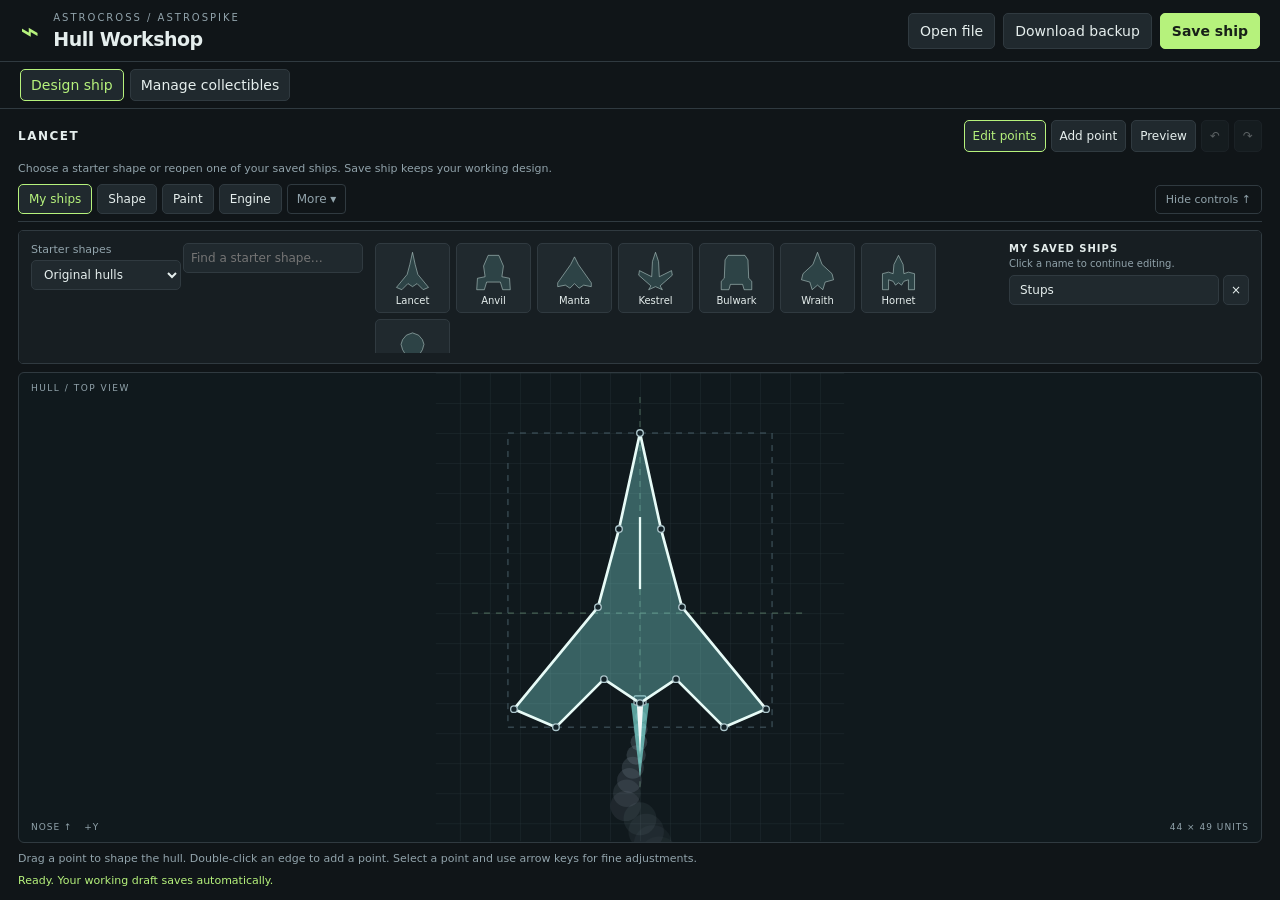
<file: tools/ship-workshop/src/codex-workshop.html>
<!doctype html>
<html lang="en"><meta charset="utf-8"><meta name="viewport" content="width=device-width, initial-scale=1"><title>Astro Hull Workshop</title>
<style>
:root{color-scheme:dark;--bg:#101518;--panel:#171e22;--line:#303a40;--ink:#e5eeed;--muted:#91a3ab;--accent:#b6f27c}*{box-sizing:border-box}body{margin:0;background:var(--bg);color:var(--ink);font:14px system-ui,sans-serif}button,input,select{font:inherit;color:inherit}button,select,input[type=text],input[type=number]{background:#20292e;border:1px solid var(--line);border-radius:5px;padding:9px 11px}button{cursor:pointer;transition:background .15s,transform .15s}button:hover{background:#35433b}button:active{transform:translateY(1px)}button:disabled{opacity:.35;cursor:default}button.active{border-color:var(--accent);color:var(--accent)}button.primary{background:var(--accent);color:#172018;border-color:var(--accent);font-weight:650}:focus-visible{outline:2px solid var(--accent);outline-offset:3px}header{min-height:82px;display:flex;align-items:center;justify-content:space-between;padding:18px 28px;border-bottom:1px solid var(--line);gap:18px}.brand{display:flex;align-items:center;gap:14px}.mark{color:var(--accent);font-size:32px}h1{font-size:21px;letter-spacing:-.5px;margin:0}small,.muted{color:var(--muted)}.eyebrow{text-transform:uppercase;font-size:10px;letter-spacing:2px;color:var(--muted);margin-bottom:5px}.header-actions{display:flex;gap:8px;flex-wrap:wrap}.layout{display:grid;grid-template-columns:230px minmax(320px,1fr) 270px;min-height:calc(100vh - 82px)}aside{padding:22px 18px;background:var(--panel)}.library{border-right:1px solid var(--line)}.inspector{border-left:1px solid var(--line)}h2{font-size:12px;text-transform:uppercase;letter-spacing:1.5px;margin:0 0 15px}label.field{display:block;margin:15px 0}label.field>span{display:block;color:var(--muted);font-size:12px;margin-bottom:7px}input[type=text],select{width:100%}.preset-list{display:grid;grid-template-columns:1fr 1fr;gap:8px;max-height:510px;overflow:auto;margin-top:14px;padding:2px}.preset{padding:8px 5px;text-align:center;font-size:11px;min-height:95px}.preset svg{display:block;width:100%;height:61px;margin-bottom:7px}.library-foot{border-top:1px solid var(--line);margin-top:22px;padding-top:20px}.saves{display:flex;flex-direction:column;gap:7px;margin-top:10px}.saved-row{display:flex;gap:4px}.saved-row button:first-child{flex:1;text-align:left;overflow:hidden;text-overflow:ellipsis}.saved-row button:last-child{padding:7px}.workspace{padding:22px 25px;min-width:0}.workspace-head{display:flex;align-items:center;justify-content:space-between;margin-bottom:17px;gap:12px}.workspace-head h2{margin:0}.tools{display:flex;gap:5px;flex-wrap:wrap}.tools button{padding:8px;font-size:12px}.stage{position:relative;background:#10191d;border:1px solid var(--line);border-radius:6px;overflow:hidden}.stage svg{display:block;width:100%;height:min(65vh,610px);min-height:350px;touch-action:none}.stage.preview svg{background:#060b10}.stage.preview .guides,.stage.preview .handles{display:none}.stage.preview .hull{filter:drop-shadow(0 0 1.8px var(--paint))}.hull{transition:fill .2s}.handle{cursor:grab}.handle:focus{outline:none;stroke:white;stroke-width:.7}.stage-label{position:absolute;left:16px;top:14px;font-size:10px;letter-spacing:1.5px;color:var(--muted);pointer-events:none}.stage-bottom{position:absolute;bottom:14px;left:16px;right:16px;display:flex;justify-content:space-between;font-size:10px;letter-spacing:1px;color:var(--muted);pointer-events:none}.instruction{color:var(--muted);font-size:12px;line-height:1.7;margin:12px 0}.status{padding:10px 0;font-size:12px;color:var(--accent);min-height:35px}.row{display:flex;align-items:center;justify-content:space-between;gap:8px;margin:13px 0;font-size:12px}.row input[type=checkbox]{accent-color:var(--accent);width:17px;height:17px}.divider{border-top:1px solid var(--line);padding-top:22px;margin-top:24px}input[type=range]{width:100%;accent-color:var(--accent)}input[type=color]{border:0;background:none;width:45px;height:33px;padding:0;cursor:pointer}.coords{display:flex;gap:8px}.coords label{flex:1;font-size:11px;color:var(--muted)}.coords input{width:100%;margin-top:6px}.inspector button.wide{width:100%;margin:5px 0}.export{display:flex;gap:5px;margin-top:10px}.export button{flex:1;font-size:12px;padding:9px 5px}.metric{display:flex;justify-content:space-between;color:var(--muted);font-size:12px;margin:8px 0}.metric strong{color:var(--ink);font-weight:500}footer{color:var(--muted);font-size:11px;line-height:1.6;margin-top:16px}@media(max-width:1050px){.layout{grid-template-columns:190px minmax(300px,1fr)}.inspector{grid-column:1/-1;border-top:1px solid var(--line);display:grid;grid-template-columns:repeat(3,1fr);gap:22px}.inspector .divider{margin:0;padding:0;border:0}.preset-list{max-height:530px}.workspace{padding:20px 15px}}@media(max-width:650px){header{padding:16px;align-items:flex-start;flex-direction:column}.layout{display:flex;flex-direction:column}.workspace{order:0}.library{order:1;border-top:1px solid var(--line)}.inspector{order:2;display:block}.inspector .divider{border-top:1px solid var(--line);margin-top:20px;padding-top:20px}.preset-list{grid-template-columns:repeat(4,1fr);max-height:240px}.workspace-head{align-items:flex-start;flex-direction:column}.stage svg{height:450px}.brand h1{font-size:20px}.library-foot{margin-top:18px}}@media(prefers-reduced-motion:reduce){*{transition:none!important}}
</style>
<header><div class="brand"><span class="mark">⌁</span><div><div class="eyebrow">AstroCross / AstroSpike</div><h1>Hull Workshop</h1></div></div><div class="header-actions"><button id="import">Import design</button><button id="save" class="primary">Save to hangar</button></div></header>
<style>
.review-panel,.review-summary{padding:16px 0;border-top:1px solid var(--line);border-bottom:1px solid var(--line);margin-bottom:18px}.review-actions{display:flex;gap:8px;flex-wrap:wrap;margin-top:12px}.review-actions select{width:auto}.review-panel textarea{width:100%;resize:vertical;background:#20292e;border:1px solid var(--line);border-radius:5px;padding:9px;color:var(--ink);font:inherit}.collectible[hidden]{display:none}.review-badge{margin-top:8px}.tabs{display:flex;gap:8px;padding:12px 28px;border-bottom:1px solid var(--line)}.collection-view{padding:26px;display:grid;grid-template-columns:minmax(0,1fr) 285px;gap:26px}.collection-toolbar{display:flex;gap:12px;align-items:center;flex-wrap:wrap;margin-bottom:20px}.collection-grid{display:grid;grid-template-columns:repeat(auto-fill,minmax(145px,1fr));gap:12px}.collectible{text-align:left;padding:13px;min-height:190px}.collectible svg{width:100%;height:95px}.collectible .serial{font:11px monospace;color:var(--muted)}.collectible strong{display:block;margin:7px 0}.collectible small{display:block;line-height:1.6}.catalog-inspector{padding:20px;background:var(--panel);align-self:start;position:sticky;top:15px}.calendar-row{display:grid;grid-template-columns:120px 1fr;gap:20px;padding:18px 0;border-top:1px solid var(--line)}.calendar-row h2{margin:3px 0}.drop-list{display:flex;flex-wrap:wrap;gap:8px}.drop-list button{font-size:12px;text-align:left}.module-grid{display:grid;grid-template-columns:1fr 1fr;gap:10px}.module-grid label{font-size:11px;color:var(--muted)}.module-grid select{margin-top:7px;padding:8px;font-size:12px}.module-panel{border-top:1px solid var(--line);margin-top:20px;padding-top:20px}.collection-view input[type=date]{background:#20292e;border:1px solid var(--line);padding:8px;border-radius:5px}.availability-summary{color:var(--muted);line-height:1.7;margin:0 0 20px}.collection-view[hidden],.layout[hidden],#calendarView[hidden]{display:none!important}@media(max-width:750px){.collection-view{display:block;padding:18px}.catalog-inspector{position:static;margin-top:22px}.tabs{padding:12px 16px}.calendar-row{grid-template-columns:1fr;gap:5px}}
</style>
<nav class="tabs" aria-label="Workshop sections"><button id="tabWorkshop" class="active">Workshop</button><button id="tabCollection">Collection · 100</button><button id="tabCalendar">Availability</button></nav>
<section id="collectionView" class="collection-view" hidden><div><div class="eyebrow">Original ship concepts</div><h1 style="margin-bottom:16px">Collectible series</h1><p class="availability-summary">100 original designs. Set each ship’s tier, relative value, and seven-day release window. Draft tiers and values are editable. This is a local planning draft for one shared player calendar.</p><div class="collection-toolbar"><input id="catalogSearch" type="text" placeholder="Find a collectible…" aria-label="Find a collectible" style="width:220px"><select id="tierFilter" aria-label="Filter by tier" style="width:170px"><option value="all">All tiers</option><option>Unassigned</option><option>Common</option><option>Uncommon</option><option>Rare</option><option>Legendary</option></select><button id="exportCatalog">Export series + schedule</button></div><div id="catalogGrid" class="collection-grid"></div></div><div class="catalog-inspector"><h2 id="catalogName"></h2><label class="field"><span>Collectible tier</span><select id="rarity"><option>Unassigned</option><option>Common</option><option>Uncommon</option><option>Rare</option><option>Legendary</option></select></label><label class="field"><span>Craft / detail rating · 1–5</span><input id="craft" type="number" min="1" max="5" step="1" style="width:100%"></label><label class="field"><span>Relative value points</span><input id="valuePoints" type="number" min="0" max="10000" step="1" style="width:100%"></label><div class="metric"><span>Suggested comparison score</span><strong id="suggestedValue"></strong></div><button id="useScore" class="wide">Use comparison score</button><p class="instruction">Score = craft × 10 + tier weight + return interval × 5 (one-time releases add 30). This is an editable comparison rubric, not a price or resale estimate.</p><div class="divider"><h2>Release window</h2><label class="field"><span>First opening date · UTC</span><input id="firstDate" type="date" style="width:100%"></label><label class="field"><span>Returns every</span><select id="cadence"><option value="1">Year</option><option value="2">2 years</option><option value="3">3 years</option><option value="5">5 years</option><option value="0">Once only</option></select></label><p class="instruction">Available for exactly seven days from 00:00 UTC. A calendar window controls acquisition; collected ships remain owned.</p><div class="metric"><span>Next opening</span><strong id="nextOpening"></strong></div><button id="editCollectible" class="wide">Design this ship</button><button id="collectDemo" class="wide">Collect in preview</button><p class="instruction">Preview collection uses this browser only. A live shop needs shared server time and purchase entitlements.</p></div></div></section>
<section id="calendarView" class="collection-view" hidden><div><div class="eyebrow">Seven-day drops · UTC</div><h1 style="margin-bottom:16px">Availability calendar</h1><div class="collection-toolbar"><label>Preview date <input id="previewDate" type="date" value="2027-01-01"></label><select id="calendarYear" aria-label="Calendar year" style="width:130px"></select><button id="today">Today</button></div><p id="availabilitySummary" class="availability-summary"></p><h2>Available on preview date</h2><div id="availableNow" class="drop-list" style="margin-bottom:30px"></div><h2>Release windows this year</h2><div id="calendarRows"></div></div><div class="catalog-inspector"><h2>Rotation rules</h2><p class="instruction">Each ship has a seven-day window. Annual ships return on the same calendar date. Occasional ships skip years, or appear once only.</p><p class="instruction">Multiple ships can overlap. A window starts at 00:00 UTC and closes exactly 168 hours later.</p><p class="instruction">New families start as Common seeds. Refined forms return annually, Advanced forms every two years, and final Legendary forms every five years. Previously saved assignments remain editable.</p><button id="exportCalendar" class="wide">Export series + schedule</button></div></section>

<main class="layout"><aside class="library"><h2>Start with a hull</h2><label class="field"><span>Collection</span><select id="collection"></select></label><input id="search" type="text" placeholder="Find a hull…" aria-label="Find a hull"><div id="presets" class="preset-list"></div><div class="library-foot"><h2>Your hangar</h2><small>Saved in this browser. Export a backup.</small><div id="saves" class="saves"></div></div></aside>
<section class="workspace"><div class="workspace-head"><h2 id="designTitle">Lancet</h2><div class="tools"><button id="edit" class="active">Edit points</button><button id="add">Add point</button><button id="preview">Preview</button><button id="undo" aria-label="Undo">↶</button><button id="redo" aria-label="Redo">↷</button></div></div><div class="stage" id="stage"><div class="stage-label" id="stageLabel">HULL / TOP VIEW</div><svg id="canvas" viewBox="-34 -40 68 78" aria-label="Ship hull editor"><defs><pattern id="grid" width="5" height="5" patternUnits="userSpaceOnUse"><path d="M 5 0 L 0 0 0 5" fill="none" stroke="#243239" stroke-width=".12"/></pattern></defs><g class="guides"><rect x="-34" y="-40" width="68" height="78" fill="url(#grid)"/><rect x="-22" y="-30" width="44" height="49" fill="none" stroke="#4a606a" stroke-width=".16" stroke-dasharray="1 1"/><path d="M0 -36V29 M-28 0H28" stroke="#476356" stroke-width=".18" stroke-dasharray="1 1"/></g><g id="ship"></g><g id="handles" class="handles"></g></svg><div class="stage-bottom"><span>NOSE ↑ &nbsp; +Y</span><span>44 × 49 UNITS</span></div></div><p id="hint" class="instruction">Drag a point to shape the hull. Double-click an edge to add a point. Select a point and use arrow keys for fine adjustments.</p><div id="status" class="status" role="status" aria-live="polite"></div></section>
<aside class="inspector"><div><h2>Design</h2><label class="field"><span>Ship name</span><input id="name" type="text" maxlength="64"></label><label class="field"><span>Export target</span><select id="target"><option>Both games</option><option>AstroCross</option><option>AstroSpike</option></select></label><div class="row"><label for="mirror">Mirror edits across centre</label><input id="mirror" type="checkbox" checked></div><div class="row"><label for="snap">Snap to half-unit grid</label><input id="snap" type="checkbox" checked></div><label class="field"><span>Edit layer</span><select id="layer"><option value="hull">Hull outline</option><option value="detail">Cockpit / detail</option></select></label><button id="newDetail" class="wide">Add detail line</button><div id="detailControls" hidden><label class="field"><span>Detail line</span><select id="detailIndex"></select></label><div class="row"><label for="closed">Closed detail</label><input id="closed" type="checkbox"></div><button id="removeDetail" class="wide">Remove detail line</button></div></div>
<div class="divider"><h2>Appearance</h2><div class="row"><label for="paint">Hull paint</label><input id="paint" type="color" value="#83e8e1"></div><label class="field"><span>Fill opacity <output id="opacityValue">35%</output></span><input id="opacity" type="range" min="0" max="100" value="35"></label><label class="field"><span>Outline width <output id="strokeValue">0.45</output></span><input id="stroke" type="range" min="0.1" max="1.5" step="0.05" value="0.45"></label><h2 style="margin-top:25px">Selected point</h2><div class="coords"><label>X<input id="x" type="number" min="-22" max="22" step="0.5" aria-label="Point X"></label><label>Y<input id="y" type="number" min="-19" max="30" step="0.5" aria-label="Point Y"></label></div><button id="delete" class="wide">Delete selected point</button><div class="metric"><span>Hull vertices</span><strong id="count"></strong></div><div class="metric"><span>Geometry</span><strong id="valid"></strong></div></div>
<div class="divider"><h2>Export design</h2><small>Keep an editable file or take the outline into your game.</small><div class="export"><button id="json">JSON</button><button id="svg">SVG</button><button id="swift">Swift</button></div><footer>JSON includes geometry and paint. Swift exports a <code>HullOutline</code> using either game’s existing types. Paint and engine effects are preview settings; JSON carries their parameters for game integration.</footer><footer>Designs are cosmetic. No speed, handling, or gameplay stats are changed here.</footer></div></aside></main><input id="file" type="file" accept=".json,application/json" hidden>
<script>
const PRESETS=[{"name": "Lancet", "group": "Original hulls", "points": [[0.0, 30.0], [3.5, 14.0], [7.0, 1.0], [21.0, -16.0], [14.0, -19.0], [6.0, -11.0], [0.0, -15.0], [-6.0, -11.0], [-14.0, -19.0], [-21.0, -16.0], [-7.0, 1.0], [-3.5, 14.0]], "details": [{"points": [[0.0, 16.0], [0.0, 4.0]], "closed": false}]}, {"name": "Anvil", "group": "Original hulls", "points": [[-7.0, 26.0], [7.0, 26.0], [13.0, 12.0], [11.0, -2.0], [21.0, -4.0], [22.0, -19.0], [12.0, -19.0], [9.0, -9.0], [-9.0, -9.0], [-12.0, -19.0], [-22.0, -19.0], [-21.0, -4.0], [-11.0, -2.0], [-13.0, 12.0]], "details": [{"points": [[0.0, 18.0], [6.0, 13.0], [6.0, 5.0], [0.0, 0.0], [-6.0, 5.0], [-6.0, 13.0]], "closed": true}]}, {"name": "Manta", "group": "Original hulls", "points": [[0.0, 24.0], [5.0, 14.0], [22.0, -10.0], [22.0, -15.0], [12.0, -13.0], [6.0, -17.0], [0.0, -11.0], [-6.0, -17.0], [-12.0, -13.0], [-22.0, -15.0], [-22.0, -10.0], [-5.0, 14.0]], "details": [{"points": [[0.0, 15.0], [3.0, 8.0], [0.0, 1.0], [-3.0, 8.0]], "closed": true}]}, {"name": "Kestrel", "group": "Original hulls", "points": [[0.0, 30.0], [4.0, 18.0], [5.0, -2.0], [21.0, 6.0], [22.0, 0.0], [6.0, -14.0], [9.0, -19.0], [0.0, -15.0], [-9.0, -19.0], [-6.0, -14.0], [-22.0, 0.0], [-21.0, 6.0], [-5.0, -2.0], [-4.0, 18.0]], "details": [{"points": [[0.0, 20.0], [0.0, 8.0]], "closed": false}]}, {"name": "Bulwark", "group": "Original hulls", "points": [[-11.0, 26.0], [11.0, 26.0], [15.0, 20.0], [16.0, -4.0], [20.0, -8.0], [20.0, -19.0], [10.0, -19.0], [8.0, -12.0], [-8.0, -12.0], [-10.0, -19.0], [-20.0, -19.0], [-20.0, -8.0], [-16.0, -4.0], [-15.0, 20.0]], "details": [{"points": [[-4.0, 17.0], [4.0, 17.0], [4.0, 10.0], [-4.0, 10.0]], "closed": true}, {"points": [[-8.0, 22.0], [-8.0, -6.0]], "closed": false}, {"points": [[8.0, 22.0], [8.0, -6.0]], "closed": false}]}, {"name": "Wraith", "group": "Original hulls", "points": [[0.0, 30.0], [6.0, 14.0], [19.0, 2.0], [21.0, -6.0], [10.0, -9.0], [7.0, -19.0], [0.0, -13.0], [-7.0, -19.0], [-10.0, -9.0], [-21.0, -6.0], [-19.0, 2.0], [-6.0, 14.0]], "details": [{"points": [[-7.0, 5.0], [0.0, 12.0], [7.0, 5.0]], "closed": false}]}, {"name": "Hornet", "group": "Original hulls", "points": [[0.0, 26.0], [6.0, 14.0], [7.0, 2.0], [13.0, 4.0], [21.0, 2.0], [21.0, -19.0], [13.0, -19.0], [13.0, -6.0], [7.0, -8.0], [4.0, -13.0], [0.0, -10.0], [-4.0, -13.0], [-7.0, -8.0], [-13.0, -6.0], [-13.0, -19.0], [-21.0, -19.0], [-21.0, 2.0], [-13.0, 4.0], [-7.0, 2.0], [-6.0, 14.0]], "details": [{"points": [[0.0, 16.0], [3.5, 14.0], [3.5, 10.0], [0.0, 8.0], [-3.5, 10.0], [-3.5, 14.0]], "closed": true}]}, {"name": "Comet", "group": "Original hulls", "points": [[0.0, 24.0], [8.0, 21.0], [13.0, 15.0], [15.0, 9.0], [13.0, 2.0], [10.0, -3.0], [20.0, -19.0], [11.0, -19.0], [5.0, -12.0], [3.0, -14.0], [0.0, -19.0], [-3.0, -14.0], [-5.0, -12.0], [-11.0, -19.0], [-20.0, -19.0], [-10.0, -3.0], [-13.0, 2.0], [-15.0, 9.0], [-13.0, 15.0], [-8.0, 21.0]], "details": [{"points": [[0.0, 16.0], [3.5, 14.5], [5.0, 11.0], [3.5, 7.5], [0.0, 6.0], [-3.5, 7.5], [-5.0, 11.0], [-3.5, 14.5]], "closed": true}]}, {"name": "Needle Wasp", "group": "Racing", "points": [[0.0, 30], [3.0, 15.0], [7.0, 2.0], [14.0, -16.0], [5.0, -13.0], [0.0, -19], [-5.0, -13.0], [-14.0, -16.0], [-7.0, 2.0], [-3.0, 15.0]], "details": [{"points": [[0, 20], [0, -7]], "closed": false}]}, {"name": "Redline", "group": "Racing", "points": [[0.0, 27.0], [6.0, 12.0], [19.0, 5.0], [15.0, -3.0], [7.0, -8.0], [12.0, -19], [0.0, -14.0], [-12.0, -19], [-7.0, -8.0], [-15.0, -3.0], [-19.0, 5.0], [-6.0, 12.0]], "details": [{"points": [[0, 20], [0, -7]], "closed": false}]}, {"name": "Sparrowhawk", "group": "Racing", "points": [[0.0, 29.0], [9.0, 13.0], [19.0, 3.0], [11.0, -5.0], [7.0, -19], [0.0, -12.0], [-7.0, -19], [-11.0, -5.0], [-19.0, 3.0], [-9.0, 13.0]], "details": [{"points": [[0, 20], [0, -7]], "closed": false}]}, {"name": "Quickthorn", "group": "Racing", "points": [[0.0, 25.0], [6.0, 18.0], [16.0, 12.0], [21.0, -4.0], [13.0, -7.0], [17.0, -19], [6.0, -14.0], [0.0, -18.0], [-6.0, -14.0], [-17.0, -19], [-13.0, -7.0], [-21.0, -4.0], [-16.0, 12.0], [-6.0, 18.0]], "details": [{"points": [[0, 20], [0, -7]], "closed": false}]}, {"name": "Forkstar", "group": "Racing", "points": [[0.0, 28.0], [5.0, 15.0], [18.0, 9.0], [12.0, 1.0], [19.0, -12.0], [7.0, -10.0], [0.0, -19], [-7.0, -10.0], [-19.0, -12.0], [-12.0, 1.0], [-18.0, 9.0], [-5.0, 15.0]], "details": [{"points": [[0, 20], [0, -7]], "closed": false}]}, {"name": "Crosswind", "group": "Racing", "points": [[0.45, 30], [3.0, 15.0], [7.0, 2.0], [15.0, -16.0], [5.0, -13.55], [0.0, -19], [-4.55, -13.55], [-15.0, -16.0], [-7.0, 2.0], [-2.55, 15.0]], "details": [{"points": [[0, 21], [0, -8]], "closed": false}]}, {"name": "Mistral", "group": "Racing", "points": [[0.45, 27.8], [6.0, 12.0], [20.0, 5.0], [16.0, -3.0], [7.0, -8.0], [13.0, -19], [0.45, -14.55], [-13.0, -19], [-7.0, -8.0], [-16.0, -3.0], [-20.0, 5.0], [-6.0, 12.0]], "details": [{"points": [[0, 21], [0, -8]], "closed": false}]}, {"name": "Razorwing", "group": "Racing", "points": [[0.45, 29.8], [9.0, 13.0], [20.0, 3.0], [12.0, -5.0], [7.0, -19], [0.0, -12.0], [-6.55, -19], [-12.0, -5.0], [-20.0, 3.0], [-8.55, 13.0]], "details": [{"points": [[0, 21], [0, -8]], "closed": false}]}, {"name": "Kitebreak", "group": "Racing", "points": [[0.45, 25.8], [6.0, 18.8], [17.0, 12.0], [22, -4.0], [14.0, -7.0], [18.0, -19], [6.45, -14.55], [0.0, -18.0], [-6.0, -14.55], [-18.0, -19], [-14.0, -7.0], [-22, -4.0], [-17.0, 12.0], [-6.0, 18.8]], "details": [{"points": [[0, 21], [0, -8]], "closed": false}]}, {"name": "Vesper", "group": "Racing", "points": [[0.45, 28.8], [5.0, 15.0], [19.0, 9.0], [13.0, 1.0], [20.0, -12.55], [7.0, -10.0], [0.45, -19], [-7.0, -10.0], [-20.0, -12.55], [-13.0, 1.0], [-19.0, 9.0], [-5.0, 15.0]], "details": [{"points": [[0, 21], [0, -8]], "closed": false}]}, {"name": "Lanceback", "group": "Racing", "points": [[0.9, 30], [3.0, 15.0], [7.0, 2.0], [16.0, -16.0], [5.0, -14.1], [0.0, -19], [-4.1, -14.1], [-16.0, -16.0], [-7.0, 2.0], [-2.1, 15.0]], "details": [{"points": [[0, 22], [0, -9]], "closed": false}]}, {"name": "Sunstreak", "group": "Racing", "points": [[0.9, 28.6], [6.0, 12.0], [21.0, 5.0], [17.0, -3.0], [7.0, -8.0], [14.0, -19], [0.9, -15.1], [-14.0, -19], [-7.0, -8.0], [-17.0, -3.0], [-21.0, 5.0], [-6.0, 12.0]], "details": [{"points": [[0, 22], [0, -9]], "closed": false}]}, {"name": "Harrier", "group": "Racing", "points": [[0.9, 30], [9.0, 13.0], [21.0, 3.0], [13.0, -5.0], [7.0, -19], [0.0, -12.0], [-6.1, -19], [-13.0, -5.0], [-21.0, 3.0], [-8.1, 13.0]], "details": [{"points": [[0, 22], [0, -9]], "closed": false}]}, {"name": "Talons", "group": "Racing", "points": [[0.9, 26.6], [6.0, 19.6], [18.0, 12.0], [22, -4.0], [15.0, -7.0], [19.0, -19], [6.9, -15.1], [0.0, -18.0], [-6.0, -15.1], [-19.0, -19], [-15.0, -7.0], [-22, -4.0], [-18.0, 12.0], [-6.0, 19.6]], "details": [{"points": [[0, 22], [0, -9]], "closed": false}]}, {"name": "Pinwheel", "group": "Racing", "points": [[0.9, 29.6], [5.0, 15.0], [20.0, 9.0], [14.0, 1.0], [21.0, -13.1], [7.0, -10.0], [0.9, -19], [-7.0, -10.0], [-21.0, -13.1], [-14.0, 1.0], [-20.0, 9.0], [-5.0, 15.0]], "details": [{"points": [[0, 22], [0, -9]], "closed": false}]}, {"name": "Gyroflash", "group": "Racing", "points": [[1.35, 30], [3.0, 15.0], [7.0, 2.0], [17.0, -16.0], [5.0, -14.65], [0.0, -19], [-3.65, -14.65], [-17.0, -16.0], [-7.0, 2.0], [-1.65, 15.0]], "details": [{"points": [[0, 23], [0, -10]], "closed": false}]}, {"name": "Twinflare", "group": "Racing", "points": [[1.35, 29.4], [6.0, 12.0], [22, 5.0], [18.0, -3.0], [7.0, -8.0], [15.0, -19], [1.35, -15.65], [-15.0, -19], [-7.0, -8.0], [-18.0, -3.0], [-22, 5.0], [-6.0, 12.0]], "details": [{"points": [[0, 23], [0, -10]], "closed": false}]}, {"name": "Railbird", "group": "Racing", "points": [[1.35, 30], [9.0, 13.0], [22, 3.0], [14.0, -5.0], [7.0, -19], [0.0, -12.0], [-5.65, -19], [-14.0, -5.0], [-22, 3.0], [-7.65, 13.0]], "details": [{"points": [[0, 23], [0, -10]], "closed": false}]}, {"name": "Sickle", "group": "Racing", "points": [[1.35, 27.4], [6.0, 20.4], [19.0, 12.0], [22, -4.0], [16.0, -7.0], [20.0, -19], [7.35, -15.65], [0.0, -18.0], [-6.0, -15.65], [-20.0, -19], [-16.0, -7.0], [-22, -4.0], [-19.0, 12.0], [-6.0, 20.4]], "details": [{"points": [[0, 23], [0, -10]], "closed": false}]}, {"name": "Voltscythe", "group": "Racing", "points": [[1.35, 30], [5.0, 15.0], [21.0, 9.0], [15.0, 1.0], [22, -13.65], [7.0, -10.0], [1.35, -19], [-7.0, -10.0], [-22, -13.65], [-15.0, 1.0], [-21.0, 9.0], [-5.0, 15.0]], "details": [{"points": [[0, 23], [0, -10]], "closed": false}]}, {"name": "Dock Mule", "group": "Utility", "points": [[-9.0, 25.0], [9.0, 25.0], [14.0, 13.0], [12.0, 0.0], [19.0, -5.0], [19.0, -18.0], [8.0, -18.0], [5.0, -10.0], [-5.0, -10.0], [-8.0, -18.0], [-19.0, -18.0], [-19.0, -5.0], [-12.0, 0.0], [-14.0, 13.0]], "details": [{"points": [[0, 20], [0, -7]], "closed": false}]}, {"name": "Pallet Jack", "group": "Utility", "points": [[0.0, 26.0], [9.0, 20.0], [16.0, 8.0], [21.0, 0.0], [17.0, -9.0], [10.0, -6.0], [8.0, -19], [0.0, -15.0], [-8.0, -19], [-10.0, -6.0], [-17.0, -9.0], [-21.0, 0.0], [-16.0, 8.0], [-9.0, 20.0]], "details": [{"points": [[0, 20], [0, -7]], "closed": false}]}, {"name": "Towline", "group": "Utility", "points": [[-5.0, 27.0], [5.0, 27.0], [10.0, 15.0], [8.0, -2.0], [16.0, -9.0], [16.0, -19], [7.0, -19], [0.0, -10.0], [-7.0, -19], [-16.0, -19], [-16.0, -9.0], [-8.0, -2.0], [-10.0, 15.0]], "details": [{"points": [[0, 20], [0, -7]], "closed": false}]}, {"name": "Porter", "group": "Utility", "points": [[0.0, 24.0], [12.0, 17.0], [18.0, 5.0], [16.0, -4.0], [21.0, -11.0], [13.0, -19], [5.0, -12.0], [0.0, -16.0], [-5.0, -12.0], [-13.0, -19], [-21.0, -11.0], [-16.0, -4.0], [-18.0, 5.0], [-12.0, 17.0]], "details": [{"points": [[0, 20], [0, -7]], "closed": false}]}, {"name": "Brickbird", "group": "Utility", "points": [[0.0, 23.0], [10.0, 19.0], [19.0, 8.0], [18.0, -3.0], [12.0, -8.0], [17.0, -17.0], [7.0, -19], [0.0, -12.0], [-7.0, -19], [-17.0, -17.0], [-12.0, -8.0], [-18.0, -3.0], [-19.0, 8.0], [-10.0, 19.0]], "details": [{"points": [[0, 20], [0, -7]], "closed": false}]}, {"name": "Hearth", "group": "Utility", "points": [[-8.55, 25.8], [9.0, 25.8], [15.0, 13.0], [13.0, 0.0], [20.0, -5.0], [20.0, -18.0], [8.45, -18.55], [5.0, -10.0], [-5.0, -10.0], [-7.55, -18.0], [-20.0, -18.55], [-20.0, -5.0], [-13.0, 0.0], [-15.0, 13.0]], "details": [{"points": [[0, 21], [0, -8]], "closed": false}]}, {"name": "Waystation", "group": "Utility", "points": [[0.45, 26.8], [9.0, 20.8], [17.0, 8.0], [22, 0.0], [18.0, -9.0], [10.0, -6.0], [8.45, -19], [0.0, -15.0], [-8.0, -19], [-9.55, -6.0], [-18.0, -9.0], [-22, 0.0], [-17.0, 8.0], [-9.0, 20.8]], "details": [{"points": [[0, 21], [0, -8]], "closed": false}]}, {"name": "Habitat", "group": "Utility", "points": [[-4.55, 27.8], [5.0, 27.8], [10.0, 15.0], [8.45, -2.0], [17.0, -9.0], [17.0, -19], [7.45, -19], [0.0, -10.0], [-7.0, -19], [-17.0, -19], [-17.0, -9.0], [-8.0, -2.0], [-9.55, 15.0]], "details": [{"points": [[0, 21], [0, -8]], "closed": false}]}, {"name": "Freight Kite", "group": "Utility", "points": [[0.45, 24.8], [13.0, 17.8], [19.0, 5.0], [17.0, -4.0], [22, -11.55], [14.0, -19], [5.45, -12.55], [0.0, -16.0], [-5.0, -12.55], [-14.0, -19], [-22, -11.55], [-17.0, -4.0], [-19.0, 5.0], [-13.0, 17.8]], "details": [{"points": [[0, 21], [0, -8]], "closed": false}]}, {"name": "Lifeboat", "group": "Utility", "points": [[0.45, 23.8], [10.0, 19.8], [20.0, 8.0], [19.0, -3.0], [13.0, -8.0], [18.0, -17.0], [7.45, -19], [0.0, -12.0], [-7.0, -19], [-18.0, -17.0], [-13.0, -8.0], [-19.0, -3.0], [-20.0, 8.0], [-10.0, 19.8]], "details": [{"points": [[0, 21], [0, -8]], "closed": false}]}, {"name": "Railcar", "group": "Utility", "points": [[-8.1, 26.6], [9.0, 26.6], [16.0, 13.0], [14.0, 0.0], [21.0, -5.0], [21.0, -18.0], [8.9, -19], [5.0, -10.0], [-5.0, -10.0], [-7.1, -18.0], [-21.0, -19], [-21.0, -5.0], [-14.0, 0.0], [-16.0, 13.0]], "details": [{"points": [[0, 22], [0, -9]], "closed": false}]}, {"name": "Pipe Dream", "group": "Utility", "points": [[0.9, 27.6], [9.0, 21.6], [18.0, 8.0], [22, 0.0], [19.0, -9.0], [10.0, -6.0], [8.9, -19], [0.0, -15.0], [-8.0, -19], [-9.1, -6.0], [-19.0, -9.0], [-22, 0.0], [-18.0, 8.0], [-9.0, 21.6]], "details": [{"points": [[0, 22], [0, -9]], "closed": false}]}, {"name": "Switchyard", "group": "Utility", "points": [[-4.1, 28.6], [5.0, 28.6], [10.0, 15.0], [8.9, -2.0], [18.0, -9.0], [18.0, -19], [7.9, -19], [0.0, -10.0], [-7.0, -19], [-18.0, -19], [-18.0, -9.0], [-8.0, -2.0], [-9.1, 15.0]], "details": [{"points": [[0, 22], [0, -9]], "closed": false}]}, {"name": "Lantern", "group": "Utility", "points": [[0.9, 25.6], [14.0, 18.6], [20.0, 5.0], [18.0, -4.0], [22, -12.1], [15.0, -19], [5.9, -13.1], [0.0, -16.0], [-5.0, -13.1], [-15.0, -19], [-22, -12.1], [-18.0, -4.0], [-20.0, 5.0], [-14.0, 18.6]], "details": [{"points": [[0, 22], [0, -9]], "closed": false}]}, {"name": "Surveyor", "group": "Utility", "points": [[0.9, 24.6], [10.0, 20.6], [21.0, 8.0], [20.0, -3.0], [14.0, -8.0], [19.0, -17.0], [7.9, -19], [0.0, -12.0], [-7.0, -19], [-19.0, -17.0], [-14.0, -8.0], [-20.0, -3.0], [-21.0, 8.0], [-10.0, 20.6]], "details": [{"points": [[0, 22], [0, -9]], "closed": false}]}, {"name": "Cratewing", "group": "Utility", "points": [[-7.65, 27.4], [9.0, 27.4], [17.0, 13.0], [15.0, 0.0], [22, -5.0], [22, -18.0], [9.35, -19], [5.0, -10.0], [-5.0, -10.0], [-6.65, -18.0], [-22, -19], [-22, -5.0], [-15.0, 0.0], [-17.0, 13.0]], "details": [{"points": [[0, 23], [0, -10]], "closed": false}]}, {"name": "Moontruck", "group": "Utility", "points": [[1.35, 28.4], [9.0, 22.4], [19.0, 8.0], [22, 0.0], [20.0, -9.0], [10.0, -6.0], [9.35, -19], [0.0, -15.0], [-8.0, -19], [-8.65, -6.0], [-20.0, -9.0], [-22, 0.0], [-19.0, 8.0], [-9.0, 22.4]], "details": [{"points": [[0, 23], [0, -10]], "closed": false}]}, {"name": "Tanker", "group": "Utility", "points": [[-3.65, 29.4], [5.0, 29.4], [10.0, 15.0], [9.35, -2.0], [19.0, -9.0], [19.0, -19], [8.35, -19], [0.0, -10.0], [-7.0, -19], [-19.0, -19], [-19.0, -9.0], [-8.0, -2.0], [-8.65, 15.0]], "details": [{"points": [[0, 23], [0, -10]], "closed": false}]}, {"name": "Beacon", "group": "Utility", "points": [[1.35, 26.4], [15.0, 19.4], [21.0, 5.0], [19.0, -4.0], [22, -12.65], [16.0, -19], [6.35, -13.65], [0.0, -16.0], [-5.0, -13.65], [-16.0, -19], [-22, -12.65], [-19.0, -4.0], [-21.0, 5.0], [-15.0, 19.4]], "details": [{"points": [[0, 23], [0, -10]], "closed": false}]}, {"name": "Skylift", "group": "Utility", "points": [[1.35, 25.4], [10.0, 21.4], [22, 8.0], [21.0, -3.0], [15.0, -8.0], [20.0, -17.0], [8.35, -19], [0.0, -12.0], [-7.0, -19], [-20.0, -17.0], [-15.0, -8.0], [-21.0, -3.0], [-22, 8.0], [-10.0, 21.4]], "details": [{"points": [[0, 23], [0, -10]], "closed": false}]}, {"name": "Manta Bloom", "group": "Bioforms", "points": [[0.0, 25.0], [7.0, 19.0], [21.0, 3.0], [20.0, -8.0], [12.0, -11.0], [6.0, -19], [0.0, -13.0], [-6.0, -19], [-12.0, -11.0], [-20.0, -8.0], [-21.0, 3.0], [-7.0, 19.0]], "details": [{"points": [[0, 20], [0, -7]], "closed": false}]}, {"name": "Night Ray", "group": "Bioforms", "points": [[0.0, 28.0], [8.0, 20.0], [17.0, 8.0], [19.0, -4.0], [13.0, -13.0], [5.0, -16.0], [0.0, -19], [-5.0, -16.0], [-13.0, -13.0], [-19.0, -4.0], [-17.0, 8.0], [-8.0, 20.0]], "details": [{"points": [[0, 20], [0, -7]], "closed": false}]}, {"name": "Tidewing", "group": "Bioforms", "points": [[0.0, 24.0], [7.0, 17.0], [18.0, 12.0], [14.0, 3.0], [20.0, -5.0], [10.0, -8.0], [8.0, -19], [0.0, -12.0], [-8.0, -19], [-10.0, -8.0], [-20.0, -5.0], [-14.0, 3.0], [-18.0, 12.0], [-7.0, 17.0]], "details": [{"points": [[0, 20], [0, -7]], "closed": false}]}, {"name": "Velvet Ray", "group": "Bioforms", "points": [[0.0, 27.0], [11.0, 17.0], [19.0, 4.0], [14.0, -2.0], [20.0, -13.0], [10.0, -15.0], [0.0, -19], [-10.0, -15.0], [-20.0, -13.0], [-14.0, -2.0], [-19.0, 4.0], [-11.0, 17.0]], "details": [{"points": [[0, 20], [0, -7]], "closed": false}]}, {"name": "Scarab", "group": "Bioforms", "points": [[0.0, 29.0], [6.0, 18.0], [17.0, 13.0], [18.0, 0.0], [11.0, -5.0], [15.0, -16.0], [5.0, -12.0], [0.0, -18.0], [-5.0, -12.0], [-15.0, -16.0], [-11.0, -5.0], [-18.0, 0.0], [-17.0, 13.0], [-6.0, 18.0]], "details": [{"points": [[0, 20], [0, -7]], "closed": false}]}, {"name": "Stag Beetle", "group": "Bioforms", "points": [[0.45, 25.8], [7.0, 19.8], [22, 3.0], [21.0, -8.0], [13.0, -11.55], [6.0, -19], [0.45, -13.55], [-6.0, -19], [-13.0, -11.55], [-21.0, -8.0], [-22, 3.0], [-7.0, 19.8]], "details": [{"points": [[0, 21], [0, -8]], "closed": false}]}, {"name": "Firebug", "group": "Bioforms", "points": [[0.45, 28.8], [8.0, 20.8], [18.0, 8.0], [20.0, -4.0], [14.0, -13.55], [5.0, -16.0], [0.45, -19], [-5.0, -16.0], [-14.0, -13.55], [-20.0, -4.0], [-18.0, 8.0], [-8.0, 20.8]], "details": [{"points": [[0, 21], [0, -8]], "closed": false}]}, {"name": "Shellback", "group": "Bioforms", "points": [[0.45, 24.8], [7.0, 17.8], [19.0, 12.0], [15.0, 3.0], [21.0, -5.0], [10.0, -8.0], [8.45, -19], [0.0, -12.0], [-8.0, -19], [-9.55, -8.0], [-21.0, -5.0], [-15.0, 3.0], [-19.0, 12.0], [-7.0, 17.8]], "details": [{"points": [[0, 21], [0, -8]], "closed": false}]}, {"name": "Petalship", "group": "Bioforms", "points": [[0.45, 27.8], [12.0, 17.8], [20.0, 4.0], [15.0, -2.0], [21.0, -13.55], [10.0, -15.0], [0.45, -19], [-10.0, -15.0], [-21.0, -13.55], [-15.0, -2.0], [-20.0, 4.0], [-12.0, 17.8]], "details": [{"points": [[0, 21], [0, -8]], "closed": false}]}, {"name": "Orchid", "group": "Bioforms", "points": [[0.45, 29.8], [6.0, 18.8], [18.0, 13.0], [19.0, 0.0], [12.0, -5.0], [16.0, -16.0], [5.45, -12.55], [0.0, -18.0], [-5.0, -12.55], [-16.0, -16.0], [-12.0, -5.0], [-19.0, 0.0], [-18.0, 13.0], [-6.0, 18.8]], "details": [{"points": [[0, 21], [0, -8]], "closed": false}]}, {"name": "Lotus", "group": "Bioforms", "points": [[0.9, 26.6], [7.0, 20.6], [22, 3.0], [22, -8.0], [14.0, -12.1], [6.0, -19], [0.9, -14.1], [-6.0, -19], [-14.0, -12.1], [-22, -8.0], [-22, 3.0], [-7.0, 20.6]], "details": [{"points": [[0, 22], [0, -9]], "closed": false}]}, {"name": "Thornflower", "group": "Bioforms", "points": [[0.9, 29.6], [8.0, 21.6], [19.0, 8.0], [21.0, -4.0], [15.0, -14.1], [5.0, -16.0], [0.9, -19], [-5.0, -16.0], [-15.0, -14.1], [-21.0, -4.0], [-19.0, 8.0], [-8.0, 21.6]], "details": [{"points": [[0, 22], [0, -9]], "closed": false}]}, {"name": "Spore", "group": "Bioforms", "points": [[0.9, 25.6], [7.0, 18.6], [20.0, 12.0], [16.0, 3.0], [22, -5.0], [10.0, -8.0], [8.9, -19], [0.0, -12.0], [-8.0, -19], [-9.1, -8.0], [-22, -5.0], [-16.0, 3.0], [-20.0, 12.0], [-7.0, 18.6]], "details": [{"points": [[0, 22], [0, -9]], "closed": false}]}, {"name": "Puffball", "group": "Bioforms", "points": [[0.9, 28.6], [13.0, 18.6], [21.0, 4.0], [16.0, -2.0], [22, -14.1], [10.0, -15.0], [0.9, -19], [-10.0, -15.0], [-22, -14.1], [-16.0, -2.0], [-21.0, 4.0], [-13.0, 18.6]], "details": [{"points": [[0, 22], [0, -9]], "closed": false}]}, {"name": "Jellyknife", "group": "Bioforms", "points": [[0.9, 30], [6.0, 19.6], [19.0, 13.0], [20.0, 0.0], [13.0, -5.0], [17.0, -16.0], [5.9, -13.1], [0.0, -18.0], [-5.0, -13.1], [-17.0, -16.0], [-13.0, -5.0], [-20.0, 0.0], [-19.0, 13.0], [-6.0, 19.6]], "details": [{"points": [[0, 22], [0, -9]], "closed": false}]}, {"name": "Lanternfish", "group": "Bioforms", "points": [[1.35, 27.4], [7.0, 21.4], [22, 3.0], [22, -8.0], [15.0, -12.65], [6.0, -19], [1.35, -14.65], [-6.0, -19], [-15.0, -12.65], [-22, -8.0], [-22, 3.0], [-7.0, 21.4]], "details": [{"points": [[0, 23], [0, -10]], "closed": false}]}, {"name": "Wyrm", "group": "Bioforms", "points": [[1.35, 30], [8.0, 22.4], [20.0, 8.0], [22, -4.0], [16.0, -14.65], [5.0, -16.0], [1.35, -19], [-5.0, -16.0], [-16.0, -14.65], [-22, -4.0], [-20.0, 8.0], [-8.0, 22.4]], "details": [{"points": [[0, 23], [0, -10]], "closed": false}]}, {"name": "Cobra Coil", "group": "Bioforms", "points": [[1.35, 26.4], [7.0, 19.4], [21.0, 12.0], [17.0, 3.0], [22, -5.0], [10.0, -8.0], [9.35, -19], [0.0, -12.0], [-8.0, -19], [-8.65, -8.0], [-22, -5.0], [-17.0, 3.0], [-21.0, 12.0], [-7.0, 19.4]], "details": [{"points": [[0, 23], [0, -10]], "closed": false}]}, {"name": "Kestrel Moth", "group": "Bioforms", "points": [[1.35, 29.4], [14.0, 19.4], [22, 4.0], [17.0, -2.0], [22, -14.65], [10.0, -15.0], [1.35, -19], [-10.0, -15.0], [-22, -14.65], [-17.0, -2.0], [-22, 4.0], [-14.0, 19.4]], "details": [{"points": [[0, 23], [0, -10]], "closed": false}]}, {"name": "Cicada", "group": "Bioforms", "points": [[1.35, 30], [6.0, 20.4], [20.0, 13.0], [21.0, 0.0], [14.0, -5.0], [18.0, -16.0], [6.35, -13.65], [0.0, -18.0], [-5.0, -13.65], [-18.0, -16.0], [-14.0, -5.0], [-21.0, 0.0], [-20.0, 13.0], [-6.0, 20.4]], "details": [{"points": [[0, 23], [0, -10]], "closed": false}]}, {"name": "Orbit Saucer", "group": "Retro", "points": [[0.0, 25.0], [12.0, 20.0], [20.0, 9.0], [21.0, -2.0], [14.0, -12.0], [6.0, -18.0], [0.0, -19], [-6.0, -18.0], [-14.0, -12.0], [-21.0, -2.0], [-20.0, 9.0], [-12.0, 20.0]], "details": [{"points": [[0, 20], [0, -7]], "closed": false}]}, {"name": "Bubbletop", "group": "Retro", "points": [[0.0, 30], [6.0, 18.0], [17.0, 3.0], [10.0, -5.0], [13.0, -19], [4.0, -13.0], [0.0, -18.0], [-4.0, -13.0], [-13.0, -19], [-10.0, -5.0], [-17.0, 3.0], [-6.0, 18.0]], "details": [{"points": [[0, 20], [0, -7]], "closed": false}]}, {"name": "Saturnette", "group": "Retro", "points": [[0.0, 28.0], [7.0, 17.0], [13.0, 5.0], [21.0, -4.0], [13.0, -9.0], [15.0, -19], [6.0, -16.0], [0.0, -10.0], [-6.0, -16.0], [-15.0, -19], [-13.0, -9.0], [-21.0, -4.0], [-13.0, 5.0], [-7.0, 17.0]], "details": [{"points": [[0, 20], [0, -7]], "closed": false}]}, {"name": "Tin Comet", "group": "Retro", "points": [[0.0, 23.0], [12.0, 19.0], [21.0, 8.0], [16.0, -1.0], [8.0, -5.0], [12.0, -17.0], [0.0, -12.0], [-12.0, -17.0], [-8.0, -5.0], [-16.0, -1.0], [-21.0, 8.0], [-12.0, 19.0]], "details": [{"points": [[0, 20], [0, -7]], "closed": false}]}, {"name": "Bottle Rocket", "group": "Retro", "points": [[0.0, 26.0], [8.0, 17.0], [18.0, 7.0], [19.0, -5.0], [10.0, -10.0], [7.0, -19], [0.0, -15.0], [-7.0, -19], [-10.0, -10.0], [-19.0, -5.0], [-18.0, 7.0], [-8.0, 17.0]], "details": [{"points": [[0, 20], [0, -7]], "closed": false}]}, {"name": "Astro Sled", "group": "Retro", "points": [[0.45, 25.8], [13.0, 20.8], [21.0, 9.0], [22, -2.0], [15.0, -12.55], [6.0, -18.0], [0.45, -19], [-6.0, -18.0], [-15.0, -12.55], [-22, -2.0], [-21.0, 9.0], [-13.0, 20.8]], "details": [{"points": [[0, 21], [0, -8]], "closed": false}]}, {"name": "Raygun", "group": "Retro", "points": [[0.45, 30], [6.0, 18.8], [18.0, 3.0], [10.45, -5.0], [14.0, -19], [4.0, -13.0], [0.45, -18.55], [-4.0, -13.0], [-14.0, -19], [-9.55, -5.0], [-18.0, 3.0], [-6.0, 18.8]], "details": [{"points": [[0, 21], [0, -8]], "closed": false}]}, {"name": "Nova Pop", "group": "Retro", "points": [[0.45, 28.8], [7.0, 17.8], [14.0, 5.0], [22, -4.0], [14.0, -9.0], [16.0, -19], [6.45, -16.55], [0.0, -10.0], [-6.0, -16.55], [-16.0, -19], [-14.0, -9.0], [-22, -4.0], [-14.0, 5.0], [-7.0, 17.8]], "details": [{"points": [[0, 21], [0, -8]], "closed": false}]}, {"name": "Lunar Lander", "group": "Retro", "points": [[0.45, 23.8], [13.0, 19.8], [22, 8.0], [17.0, -1.0], [8.0, -5.0], [13.0, -17.0], [0.45, -12.55], [-13.0, -17.0], [-8.0, -5.0], [-17.0, -1.0], [-22, 8.0], [-13.0, 19.8]], "details": [{"points": [[0, 21], [0, -8]], "closed": false}]}, {"name": "Tripod", "group": "Retro", "points": [[0.45, 26.8], [8.0, 17.8], [19.0, 7.0], [20.0, -5.0], [10.0, -10.0], [7.0, -19], [0.45, -15.55], [-7.0, -19], [-10.0, -10.0], [-20.0, -5.0], [-19.0, 7.0], [-8.0, 17.8]], "details": [{"points": [[0, 21], [0, -8]], "closed": false}]}, {"name": "Survey Hopper", "group": "Retro", "points": [[0.9, 26.6], [14.0, 21.6], [22, 9.0], [22, -2.0], [16.0, -13.1], [6.0, -18.0], [0.9, -19], [-6.0, -18.0], [-16.0, -13.1], [-22, -2.0], [-22, 9.0], [-14.0, 21.6]], "details": [{"points": [[0, 22], [0, -9]], "closed": false}]}, {"name": "Dust Devil", "group": "Retro", "points": [[0.9, 30], [6.0, 19.6], [19.0, 3.0], [10.9, -5.0], [15.0, -19], [4.0, -13.0], [0.9, -19], [-4.0, -13.0], [-15.0, -19], [-9.1, -5.0], [-19.0, 3.0], [-6.0, 19.6]], "details": [{"points": [[0, 22], [0, -9]], "closed": false}]}, {"name": "Boomerang", "group": "Retro", "points": [[0.9, 29.6], [7.0, 18.6], [15.0, 5.0], [22, -4.0], [15.0, -9.0], [17.0, -19], [6.9, -17.1], [0.0, -10.0], [-6.0, -17.1], [-17.0, -19], [-15.0, -9.0], [-22, -4.0], [-15.0, 5.0], [-7.0, 18.6]], "details": [{"points": [[0, 22], [0, -9]], "closed": false}]}, {"name": "Space Banana", "group": "Retro", "points": [[0.9, 24.6], [14.0, 20.6], [22, 8.0], [18.0, -1.0], [8.0, -5.0], [14.0, -17.0], [0.9, -13.1], [-14.0, -17.0], [-8.0, -5.0], [-18.0, -1.0], [-22, 8.0], [-14.0, 20.6]], "details": [{"points": [[0, 22], [0, -9]], "closed": false}]}, {"name": "Cosmic V", "group": "Retro", "points": [[0.9, 27.6], [8.0, 18.6], [20.0, 7.0], [21.0, -5.0], [10.0, -10.0], [7.0, -19], [0.9, -16.1], [-7.0, -19], [-10.0, -10.0], [-21.0, -5.0], [-20.0, 7.0], [-8.0, 18.6]], "details": [{"points": [[0, 22], [0, -9]], "closed": false}]}, {"name": "Lucky Horseshoe", "group": "Retro", "points": [[1.35, 27.4], [15.0, 22.4], [22, 9.0], [22, -2.0], [17.0, -13.65], [6.0, -18.0], [1.35, -19], [-6.0, -18.0], [-17.0, -13.65], [-22, -2.0], [-22, 9.0], [-15.0, 22.4]], "details": [{"points": [[0, 23], [0, -10]], "closed": false}]}, {"name": "Capsule", "group": "Retro", "points": [[1.35, 30], [6.0, 20.4], [20.0, 3.0], [11.35, -5.0], [16.0, -19], [4.0, -13.0], [1.35, -19], [-4.0, -13.0], [-16.0, -19], [-8.65, -5.0], [-20.0, 3.0], [-6.0, 20.4]], "details": [{"points": [[0, 23], [0, -10]], "closed": false}]}, {"name": "Dartboard", "group": "Retro", "points": [[1.35, 30], [7.0, 19.4], [16.0, 5.0], [22, -4.0], [16.0, -9.0], [18.0, -19], [7.35, -17.65], [0.0, -10.0], [-6.0, -17.65], [-18.0, -19], [-16.0, -9.0], [-22, -4.0], [-16.0, 5.0], [-7.0, 19.4]], "details": [{"points": [[0, 23], [0, -10]], "closed": false}]}, {"name": "Chrome Egg", "group": "Retro", "points": [[1.35, 25.4], [15.0, 21.4], [22, 8.0], [19.0, -1.0], [8.0, -5.0], [15.0, -17.0], [1.35, -13.65], [-15.0, -17.0], [-8.0, -5.0], [-19.0, -1.0], [-22, 8.0], [-15.0, 21.4]], "details": [{"points": [[0, 23], [0, -10]], "closed": false}]}, {"name": "Atomic Wedge", "group": "Retro", "points": [[1.35, 28.4], [8.0, 19.4], [21.0, 7.0], [22, -5.0], [10.0, -10.0], [7.0, -19], [1.35, -16.65], [-7.0, -19], [-10.0, -10.0], [-22, -5.0], [-21.0, 7.0], [-8.0, 19.4]], "details": [{"points": [[0, 23], [0, -10]], "closed": false}]}, {"name": "Trench Runner", "group": "Cinema", "points": [[0.0, 30], [5.0, 15.0], [16.0, 9.0], [13.0, 2.0], [21.0, -7.0], [12.0, -12.0], [8.0, -19], [0.0, -14.0], [-8.0, -19], [-12.0, -12.0], [-21.0, -7.0], [-13.0, 2.0], [-16.0, 9.0], [-5.0, 15.0]], "details": [{"points": [[0, 20], [0, -7]], "closed": false}]}, {"name": "Sunlance", "group": "Cinema", "points": [[0.0, 27.0], [9.0, 18.0], [20.0, 4.0], [14.0, -1.0], [17.0, -15.0], [7.0, -12.0], [0.0, -19], [-7.0, -12.0], [-17.0, -15.0], [-14.0, -1.0], [-20.0, 4.0], [-9.0, 18.0]], "details": [{"points": [[0, 20], [0, -7]], "closed": false}]}, {"name": "Void Viper", "group": "Cinema", "points": [[0.0, 25.0], [7.0, 17.0], [18.0, 10.0], [20.0, -2.0], [11.0, -6.0], [14.0, -19], [4.0, -14.0], [0.0, -18.0], [-4.0, -14.0], [-14.0, -19], [-11.0, -6.0], [-20.0, -2.0], [-18.0, 10.0], [-7.0, 17.0]], "details": [{"points": [[0, 20], [0, -7]], "closed": false}]}, {"name": "Rebel Kite", "group": "Cinema", "points": [[0.0, 29.0], [10.0, 16.0], [17.0, 3.0], [11.0, -3.0], [20.0, -12.0], [9.0, -11.0], [6.0, -19], [0.0, -13.0], [-6.0, -19], [-9.0, -11.0], [-20.0, -12.0], [-11.0, -3.0], [-17.0, 3.0], [-10.0, 16.0]], "details": [{"points": [[0, 20], [0, -7]], "closed": false}]}, {"name": "Mecha Sparrow", "group": "Cinema", "points": [[0.0, 24.0], [11.0, 18.0], [21.0, 5.0], [16.0, -3.0], [9.0, -7.0], [13.0, -18.0], [4.0, -13.0], [0.0, -19], [-4.0, -13.0], [-13.0, -18.0], [-9.0, -7.0], [-16.0, -3.0], [-21.0, 5.0], [-11.0, 18.0]], "details": [{"points": [[0, 20], [0, -7]], "closed": false}]}, {"name": "Comet Frame", "group": "Cinema", "points": [[0.45, 30], [5.0, 15.0], [17.0, 9.0], [14.0, 2.0], [22, -7.0], [13.0, -12.0], [8.45, -19], [0.0, -14.0], [-8.0, -19], [-13.0, -12.0], [-22, -7.0], [-14.0, 2.0], [-17.0, 9.0], [-5.0, 15.0]], "details": [{"points": [[0, 21], [0, -8]], "closed": false}]}, {"name": "Iron Petrel", "group": "Cinema", "points": [[0.45, 27.8], [9.0, 18.8], [21.0, 4.0], [15.0, -1.0], [18.0, -15.55], [7.0, -12.0], [0.45, -19], [-7.0, -12.0], [-18.0, -15.55], [-15.0, -1.0], [-21.0, 4.0], [-9.0, 18.8]], "details": [{"points": [[0, 21], [0, -8]], "closed": false}]}, {"name": "Star Ronin", "group": "Cinema", "points": [[0.45, 25.8], [7.0, 17.8], [19.0, 10.0], [21.0, -2.0], [12.0, -6.0], [15.0, -19], [4.45, -14.55], [0.0, -18.0], [-4.0, -14.55], [-15.0, -19], [-12.0, -6.0], [-21.0, -2.0], [-19.0, 10.0], [-7.0, 17.8]], "details": [{"points": [[0, 21], [0, -8]], "closed": false}]}, {"name": "Pulp Pursuit", "group": "Cinema", "points": [[0.45, 29.8], [10.0, 16.8], [18.0, 3.0], [12.0, -3.0], [21.0, -12.55], [9.0, -11.0], [6.45, -19], [0.0, -13.0], [-6.0, -19], [-8.55, -11.0], [-21.0, -12.55], [-12.0, -3.0], [-18.0, 3.0], [-10.0, 16.8]], "details": [{"points": [[0, 21], [0, -8]], "closed": false}]}, {"name": "Silver Scout", "group": "Cinema", "points": [[0.45, 24.8], [12.0, 18.8], [22, 5.0], [17.0, -3.0], [9.0, -7.0], [14.0, -18.0], [4.45, -13.55], [0.0, -19], [-4.0, -13.55], [-14.0, -18.0], [-9.0, -7.0], [-17.0, -3.0], [-22, 5.0], [-12.0, 18.8]], "details": [{"points": [[0, 21], [0, -8]], "closed": false}]}, {"name": "Planetary Surveyor", "group": "Cinema", "points": [[0.9, 30], [5.0, 15.0], [18.0, 9.0], [15.0, 2.0], [22, -7.0], [14.0, -12.0], [8.9, -19], [0.0, -14.0], [-8.0, -19], [-14.0, -12.0], [-22, -7.0], [-15.0, 2.0], [-18.0, 9.0], [-5.0, 15.0]], "details": [{"points": [[0, 22], [0, -9]], "closed": false}]}, {"name": "Rocket Detective", "group": "Cinema", "points": [[0.9, 28.6], [9.0, 19.6], [22, 4.0], [16.0, -1.0], [19.0, -16.1], [7.0, -12.0], [0.9, -19], [-7.0, -12.0], [-19.0, -16.1], [-16.0, -1.0], [-22, 4.0], [-9.0, 19.6]], "details": [{"points": [[0, 22], [0, -9]], "closed": false}]}, {"name": "Arcade Ace", "group": "Cinema", "points": [[0.9, 26.6], [7.0, 18.6], [20.0, 10.0], [22, -2.0], [13.0, -6.0], [16.0, -19], [4.9, -15.1], [0.0, -18.0], [-4.0, -15.1], [-16.0, -19], [-13.0, -6.0], [-22, -2.0], [-20.0, 10.0], [-7.0, 18.6]], "details": [{"points": [[0, 22], [0, -9]], "closed": false}]}, {"name": "Pixel Raider", "group": "Cinema", "points": [[0.9, 30], [10.0, 17.6], [19.0, 3.0], [13.0, -3.0], [22, -13.1], [9.0, -11.0], [6.9, -19], [0.0, -13.0], [-6.0, -19], [-8.1, -11.0], [-22, -13.1], [-13.0, -3.0], [-19.0, 3.0], [-10.0, 17.6]], "details": [{"points": [[0, 22], [0, -9]], "closed": false}]}, {"name": "Boss Beetle", "group": "Cinema", "points": [[0.9, 25.6], [13.0, 19.6], [22, 5.0], [18.0, -3.0], [9.0, -7.0], [15.0, -18.0], [4.9, -14.1], [0.0, -19], [-4.0, -14.1], [-15.0, -18.0], [-9.0, -7.0], [-18.0, -3.0], [-22, 5.0], [-13.0, 19.6]], "details": [{"points": [[0, 22], [0, -9]], "closed": false}]}, {"name": "Neon Courier", "group": "Cinema", "points": [[1.35, 30], [5.0, 15.0], [19.0, 9.0], [16.0, 2.0], [22, -7.0], [15.0, -12.0], [9.35, -19], [0.0, -14.0], [-8.0, -19], [-15.0, -12.0], [-22, -7.0], [-16.0, 2.0], [-19.0, 9.0], [-5.0, 15.0]], "details": [{"points": [[0, 23], [0, -10]], "closed": false}]}, {"name": "Laser Taxi", "group": "Cinema", "points": [[1.35, 29.4], [9.0, 20.4], [22, 4.0], [17.0, -1.0], [20.0, -16.65], [7.0, -12.0], [1.35, -19], [-7.0, -12.0], [-20.0, -16.65], [-17.0, -1.0], [-22, 4.0], [-9.0, 20.4]], "details": [{"points": [[0, 23], [0, -10]], "closed": false}]}, {"name": "Midnight Chaser", "group": "Cinema", "points": [[1.35, 27.4], [7.0, 19.4], [21.0, 10.0], [22, -2.0], [14.0, -6.0], [17.0, -19], [5.35, -15.65], [0.0, -18.0], [-4.0, -15.65], [-17.0, -19], [-14.0, -6.0], [-22, -2.0], [-21.0, 10.0], [-7.0, 19.4]], "details": [{"points": [[0, 23], [0, -10]], "closed": false}]}, {"name": "Moon Palace", "group": "Cinema", "points": [[1.35, 30], [10.0, 18.4], [20.0, 3.0], [14.0, -3.0], [22, -13.65], [9.0, -11.0], [7.35, -19], [0.0, -13.0], [-6.0, -19], [-7.65, -11.0], [-22, -13.65], [-14.0, -3.0], [-20.0, 3.0], [-10.0, 18.4]], "details": [{"points": [[0, 23], [0, -10]], "closed": false}]}, {"name": "Dream Skiff", "group": "Cinema", "points": [[1.35, 26.4], [14.0, 20.4], [22, 5.0], [19.0, -3.0], [9.0, -7.0], [16.0, -18.0], [5.35, -14.65], [0.0, -19], [-4.0, -14.65], [-16.0, -18.0], [-9.0, -7.0], [-19.0, -3.0], [-22, 5.0], [-14.0, 20.4]], "details": [{"points": [[0, 23], [0, -10]], "closed": false}]}];
const $=id=>document.getElementById(id), clone=v=>JSON.parse(JSON.stringify(v)), NS='http://www.w3.org/2000/svg';
const KEY='astro-hull-workshop-v1';let storageOK=true;
function readStore(){try{return JSON.parse(localStorage.getItem(KEY)||'{}')}catch{return {}}}
let stored=readStore(),hangar=Array.isArray(stored.hangar)?stored.hangar:[];
function fresh(p){return {...clone(p),version:1,target:'Both games',paint:'#83e8e1',opacity:35,stroke:.45}}
let design=fresh(PRESETS[0]), history=[],future=[],selected=-1,mode='edit',detailIndex=0,drag=null;
function validDesign(d){const points=p=>Array.isArray(p)&&p.length>=2&&p.length<=256&&p.every(q=>Array.isArray(q)&&q.length===2&&q.every(Number.isFinite)&&q[0]>=-22&&q[0]<=22&&q[1]>=-19&&q[1]<=30);return d&&typeof d.name==='string'&&d.name.length<=64&&points(d.points)&&d.points.length>=3&&Array.isArray(d.details)&&d.details.length<=32&&d.details.every(t=>points(t.points)&&typeof t.closed==='boolean')&&/^#[0-9a-f]{6}$/i.test(d.paint)&&Number.isFinite(d.opacity)&&d.opacity>=0&&d.opacity<=100&&Number.isFinite(d.stroke)&&d.stroke>=.1&&d.stroke<=1.5&&['Both games','AstroCross','AstroSpike'].includes(d.target)}
if(validDesign(stored.draft))design=stored.draft;
hangar=hangar.filter(x=>x&&typeof x.id==='string'&&validDesign(x.design));
function persist(){try{localStorage.setItem(KEY,JSON.stringify({draft:design,hangar}))}catch{storageOK=false;status('Browser storage unavailable. Export JSON to keep your design.')}}
function status(s){$('status').textContent=s}
function checkpoint(){history.push(clone(design));if(history.length>100)history.shift();future=[]}
function path(points,closed=true){return points.map((p,i)=>(i?'L':'M')+p[0]+','+(-p[1])).join(' ')+(closed?' Z':'')}
function element(tag,attrs){let e=document.createElementNS(NS,tag);for(let [k,v]of Object.entries(attrs))e.setAttribute(k,v);return e}
function activePoints(){return $('layer').value==='hull'?design.points:(design.details[detailIndex]?.points||[])}
function crossing(){const p=design.points;let cross=(a,b,c)=>(b[0]-a[0])*(c[1]-a[1])-(b[1]-a[1])*(c[0]-a[0]);for(let i=0;i<p.length;i++)for(let j=i+2;j<p.length;j++){if(i===0&&j===p.length-1)continue;let a=p[i],b=p[(i+1)%p.length],c=p[j],d=p[(j+1)%p.length];if(cross(a,b,c)*cross(a,b,d)<0&&cross(c,d,a)*cross(c,d,b)<0)return true}return false}
function render(){
 $('name').value=design.name;$('designTitle').textContent=design.name||'Untitled hull';$('target').value=design.target;$('paint').value=design.paint;$('opacity').value=design.opacity;$('stroke').value=design.stroke;$('opacityValue').textContent=design.opacity+'%';$('strokeValue').textContent=design.stroke.toFixed(2);$('stage').style.setProperty('--paint',design.paint);
 $('ship').replaceChildren(element('path',{d:path(design.points),fill:design.paint,'fill-opacity':design.opacity/100,stroke:'#e7fbf7','stroke-width':design.stroke,'stroke-linejoin':'round',class:'hull'}));
 design.details.forEach(t=>$('ship').append(element('path',{d:path(t.points,t.closed),fill:'none',stroke:'#e7fbf7','stroke-width':design.stroke*.85,'stroke-linejoin':'round'})));
 $('handles').replaceChildren();let pts=activePoints();pts.forEach((p,i)=>{let c=element('circle',{cx:p[0],cy:-p[1],r:i===selected?.8:.55,fill:i===selected?'#b6f27c':'#142329',stroke:i===selected?'#b6f27c':'#adc6cc','stroke-width':.22,class:'handle',tabindex:mode==='preview'?-1:0,role:'button','aria-label':`Point ${i+1}, X ${p[0]}, Y ${p[1]}`,'data-index':i});$('handles').append(c)});
 $('x').disabled=$('y').disabled=selected<0;$('x').value=pts[selected]?.[0]??'';$('y').value=pts[selected]?.[1]??'';$('delete').disabled=selected<0||pts.length<=($('layer').value==='hull'?3:2);$('undo').disabled=!history.length;$('redo').disabled=!future.length;$('count').textContent=design.points.length;$('valid').textContent=crossing()?'Crossed edges':'Within bounds';$('valid').style.color=crossing()?'#efb073':'#b6f27c';
 $('detailControls').hidden=$('layer').value!=='detail';$('detailIndex').replaceChildren();design.details.forEach((d,i)=>{let o=new Option('Detail '+(i+1),i);$('detailIndex').add(o)});$('detailIndex').value=detailIndex;$('closed').checked=!!design.details[detailIndex]?.closed;persist();
}
function setMode(m){mode=m;['edit','add','preview'].forEach(x=>$(x).classList.toggle('active',x===m));$('stage').classList.toggle('preview',m==='preview');$('hint').textContent=m==='add'?'Click near an edge to insert a point. Mirror mode adds its matching point.':m==='preview'?'Clean preview of your ship. Choose Edit points to continue shaping.':'Drag a point to shape the hull. Double-click an edge to add a point. Select a point and use arrow keys for fine adjustments.';render()}
function screenPoint(e){let p=$('canvas').createSVGPoint();p.x=e.clientX;p.y=e.clientY;p=p.matrixTransform($('canvas').getScreenCTM().inverse());let round=v=>$('snap').checked?Math.round(v*2)/2:Math.round(v*100)/100;return [Math.max(-22,Math.min(22,round(p.x))),Math.max(-19,Math.min(30,round(-p.y)))]}
function movePoint(i,q,mirrorIndex){let pts=activePoints(),old=pts[i];if(!old)return;let mi=mirrorIndex??($('mirror').checked?pts.findIndex((p,j)=>j!==i&&Math.abs(p[0]+old[0])<.05&&Math.abs(p[1]-old[1])<.05):-1);if($('mirror').checked&&Math.abs(old[0])<.001)q[0]=0;pts[i]=q;if($('mirror').checked&&mi>=0)pts[mi]=[-q[0],q[1]];render()}
function nearestEdge(pts,q,closed){let best={distance:Infinity,index:0};for(let i=0;i<pts.length-(closed?0:1);i++){let a=pts[i],b=pts[(i+1)%pts.length],dx=b[0]-a[0],dy=b[1]-a[1],t=Math.max(0,Math.min(1,((q[0]-a[0])*dx+(q[1]-a[1])*dy)/(dx*dx+dy*dy||1)));let distance=Math.hypot(q[0]-a[0]-t*dx,q[1]-a[1]-t*dy);if(distance<best.distance)best={distance,index:i}}return best}
function addPoint(q){let pts=activePoints(),closed=$('layer').value==='hull'||design.details[detailIndex]?.closed;if(pts.length>=254||pts.length<2)return;let edge=nearestEdge(pts,q,closed);if(edge.distance>4){status('Click closer to a hull edge.');return}checkpoint();pts.splice(edge.index+1,0,q);selected=edge.index+1;if($('mirror').checked&&Math.abs(q[0])>.01){let m=[-q[0],q[1]];if(!pts.some(p=>Math.hypot(p[0]-m[0],p[1]-m[1])<.05)){let e=nearestEdge(pts,m,closed);pts.splice(e.index+1,0,m);selected=pts.indexOf(q)}}render()}
$('canvas').addEventListener('pointerdown',e=>{if(mode==='preview')return;let i=e.target.dataset.index;if(i!==undefined){selected=Number(i);let pts=activePoints(),p=pts[selected];checkpoint();drag={index:selected,mirror:$('mirror').checked?pts.findIndex((v,j)=>j!==selected&&Math.abs(v[0]+p[0])<.05&&Math.abs(v[1]-p[1])<.05):-1};$('canvas').setPointerCapture(e.pointerId);render();e.preventDefault()}else if(mode==='add')addPoint(screenPoint(e));else{selected=-1;render()}});
$('canvas').addEventListener('pointermove',e=>{if(drag)movePoint(drag.index,screenPoint(e),drag.mirror)});function endDrag(){drag=null} $('canvas').addEventListener('pointerup',endDrag);$('canvas').addEventListener('pointercancel',endDrag);$('canvas').addEventListener('dblclick',e=>{if(mode==='edit'&&e.target.dataset.index===undefined)addPoint(screenPoint(e))});
function deletePoint(){let pts=activePoints();if(selected<0||$('delete').disabled)return;checkpoint();let p=pts[selected],indexes=[selected];if($('mirror').checked){let mi=pts.findIndex((v,i)=>i!==selected&&Math.abs(v[0]+p[0])<.05&&Math.abs(v[1]-p[1])<.05);if(mi>=0&&pts.length-2>=($('layer').value==='hull'?3:2))indexes.push(mi)}indexes.sort((a,b)=>b-a).forEach(i=>pts.splice(i,1));selected=-1;render()}
$('delete').onclick=deletePoint;['x','y'].forEach((id,axis)=>$(id).onchange=()=>{let n=Number($(id).value);if(!Number.isFinite(n)||selected<0)return;let q=[...activePoints()[selected]];q[axis]=Math.max(axis? -19:-22,Math.min(axis?30:22,n));checkpoint();movePoint(selected,q)});
$('canvas').addEventListener('keydown',e=>{if(mode==='preview')return;if(e.target.dataset.index!==undefined)selected=+e.target.dataset.index;if(selected<0)return;if(e.key==='Delete'||e.key==='Backspace'){e.preventDefault();deletePoint()}else if(['ArrowLeft','ArrowRight','ArrowUp','ArrowDown'].includes(e.key)){e.preventDefault();let q=[...activePoints()[selected]],step=e.shiftKey?2:.5;q[0]+=e.key==='ArrowRight'?step:e.key==='ArrowLeft'?-step:0;q[1]+=e.key==='ArrowUp'?step:e.key==='ArrowDown'?-step:0;q=[Math.max(-22,Math.min(22,q[0])),Math.max(-19,Math.min(30,q[1]))];checkpoint();movePoint(selected,q);$('handles').children[selected]?.focus()}});
$('undo').onclick=()=>{if(!history.length)return;future.push(clone(design));design=history.pop();selected=-1;detailIndex=0;render()};$('redo').onclick=()=>{if(!future.length)return;history.push(clone(design));design=future.pop();selected=-1;detailIndex=0;render()};
['edit','add','preview'].forEach(m=>$(m).onclick=()=>setMode(m));
['name','target','paint','opacity','stroke'].forEach(id=>{$(id).addEventListener('change',()=>{checkpoint();design[id]=['opacity','stroke'].includes(id)?+$(id).value:$(id).value;render()})});
$('layer').onchange=()=>{selected=-1;render()};$('detailIndex').onchange=()=>{detailIndex=+$('detailIndex').value;selected=-1;render()};$('closed').onchange=()=>{if(!design.details[detailIndex])return;checkpoint();design.details[detailIndex].closed=$('closed').checked;render()};$('newDetail').onclick=()=>{if(design.details.length>=32)return;checkpoint();design.details.push({points:[[0,16],[0,4]],closed:false});detailIndex=design.details.length-1;$('layer').value='detail';selected=-1;setMode('edit')};$('removeDetail').onclick=()=>{if(!design.details[detailIndex])return;checkpoint();design.details.splice(detailIndex,1);detailIndex=0;selected=-1;render()};
function showPresets(){let group=$('collection').value,search=$('search').value.toLowerCase();$('presets').replaceChildren();PRESETS.filter(p=>(group==='All collections'||p.group===group)&&p.name.toLowerCase().includes(search)).forEach(p=>{let b=document.createElement('button');b.className='preset';let s=element('svg',{viewBox:'-26 -33 52 55','aria-hidden':true});s.append(element('path',{d:path(p.points),fill:'#83e8e122',stroke:'#c2dbd8','stroke-width':.7}));let span=document.createElement('span');span.textContent=p.name;b.append(s,span);b.onclick=()=>{checkpoint();design=fresh(p);selected=-1;detailIndex=0;$('layer').value='hull';setMode('edit');status('Started from '+p.name+'.')};$('presets').append(b)});if(!$('presets').children.length){let p=document.createElement('p');p.textContent='No matching hulls.';$('presets').append(p)}}
['Original hulls','All collections',...new Set(PRESETS.slice(8).map(p=>p.group))].forEach(g=>$('collection').add(new Option(g,g)));$('collection').onchange=showPresets;$('search').oninput=showPresets;
function showSaves(){$('saves').replaceChildren();hangar.forEach(item=>{let row=document.createElement('div');row.className='saved-row';let b=document.createElement('button');b.textContent=item.design.name||'Untitled hull';b.onclick=()=>{checkpoint();design=clone(item.design);detailIndex=0;selected=-1;render();status('Loaded '+design.name)};let del=document.createElement('button');del.textContent='×';del.setAttribute('aria-label','Remove saved '+item.design.name);del.onclick=()=>{hangar=hangar.filter(x=>x.id!==item.id);persist();showSaves();status('Removed saved copy. Current design remains open.')};row.append(b,del);$('saves').append(row)});if(!hangar.length){let p=document.createElement('small');p.textContent='Your first ship starts here.';$('saves').append(p)}}
$('save').onclick=()=>{hangar.unshift({id:Date.now().toString(36)+Math.random().toString(36).slice(2),design:clone(design)});persist();showSaves();if(storageOK)status('Saved '+(design.name||'Untitled hull')+' to your hangar.')};
function download(content,ext,type){let a=document.createElement('a');let url=URL.createObjectURL(new Blob([content],{type}));a.href=url;a.download=(design.name.replace(/[^a-z0-9_-]+/gi,'-')||'hull')+'.'+ext;a.click();setTimeout(()=>URL.revokeObjectURL(url),1000);status('Exported '+ext.toUpperCase()+'.')}
function exportJSON(){return JSON.stringify({...design,version:1,coordinateSystem:'+y nose',envelope:{minX:-22,maxX:22,minY:-19,maxY:30}},null,2)}
function exportSVG(){let s=element('svg',{xmlns:NS,viewBox:'-24 -32 48 53'});let group=element('g',{'stroke-linejoin':'round'});group.append(element('path',{d:path(design.points),fill:design.paint,'fill-opacity':design.opacity/100,stroke:'#e7fbf7','stroke-width':design.stroke}));design.details.forEach(t=>group.append(element('path',{d:path(t.points,t.closed),fill:'none',stroke:'#e7fbf7','stroke-width':design.stroke*.85})));s.append(group);return new XMLSerializer().serializeToString(s)}
function exportSwift(){let p=points=>points.map(q=>`SIMD2<Double>(${q[0]}, ${q[1]})`).join(', ');let id=design.name.replace(/[^a-zA-Z0-9]/g,'')||'CustomHull';if(/^\d/.test(id))id='Hull'+id;return `// ${design.target} · +y points toward the nose\n// Outline only; register it in the game catalog separately.\nimport simd\n\nlet ${id[0].toLowerCase()+id.slice(1)}Outline = HullOutline(\n    silhouette: [${p(design.points)}],\n    details: [\n${design.details.map(t=>`        HullDetail([${p(t.points)}], closed: ${t.closed})`).join(',\n')}\n    ]\n)\n`}
$('json').onclick=()=>download(exportJSON(),'json','application/json');$('svg').onclick=()=>download(exportSVG(),'svg','image/svg+xml');$('swift').onclick=()=>download(exportSwift(),'swift','text/plain');$('import').onclick=()=>$('file').click();$('file').onchange=async()=>{let f=$('file').files[0];if(!f)return;try{if(f.size>1000000)throw Error();let d=JSON.parse(await f.text());if(!validDesign(d))throw Error();checkpoint();design={version:1,name:d.name,points:clone(d.points),details:clone(d.details),target:d.target,paint:d.paint,opacity:d.opacity,stroke:d.stroke};selected=-1;detailIndex=0;render();status('Imported '+design.name)}catch{status('Could not import. Use Workshop JSON with points inside the hull bounds.')}finally{$('file').value=''}};
document.addEventListener('keydown',e=>{if((e.metaKey||e.ctrlKey)&&e.key.toLowerCase()==='z'&&!['INPUT','TEXTAREA'].includes(e.target.tagName)){e.preventDefault();$(e.shiftKey?'redo':'undo').click()}});
showPresets();showSaves();render();status('Ready. Your working draft saves automatically.');
const SERIES_KEY='astro-collectible-series-v1';
const conceptShips=PRESETS.slice(8), tierWeights={Unassigned:0,Common:0,Uncommon:15,Rare:35,Legendary:60};
let catalogSelected=0, seriesConfig=[],ownedPreview=[];
const dateISO=d=>d.toISOString().slice(0,10), DAY=86400000;
function dateValid(s){return typeof s==='string'&&/^\d{4}-\d{2}-\d{2}$/.test(s)&&dateISO(new Date(s+'T00:00:00Z'))===s}
function defaultConfig(i){let tier='Common',cadence=1;return {id:'series-01-'+String(i+1).padStart(3,'0'),tier,craft:1,value:10+tierWeights[tier]+cadence*5,first:dateISO(new Date(Date.UTC(2027,0,1)+Math.floor(i*365/100)*DAY)),cadence}}
try{let saved=JSON.parse(localStorage.getItem(SERIES_KEY)||'{}');seriesConfig=conceptShips.map((_,i)=>{let c=saved.config?.[i];return c&&c.id===defaultConfig(i).id&&Object.hasOwn(tierWeights,c.tier)&&Number.isInteger(c.craft)&&c.craft>=1&&c.craft<=5&&Number.isInteger(c.value)&&c.value>=0&&c.value<=10000&&dateValid(c.first)&&[0,1,2,3,5].includes(c.cadence)?c:defaultConfig(i)});ownedPreview=Array.isArray(saved.owned)?saved.owned.filter(id=>seriesConfig.some(c=>c.id===id)):[]}catch{seriesConfig=conceptShips.map((_,i)=>defaultConfig(i))}
function saveSeries(){try{localStorage.setItem(SERIES_KEY,JSON.stringify({config:seriesConfig,owned:ownedPreview}))}catch{status('Storage unavailable. Export the series to keep it.')}}
function yearWindow(c,year){let first=new Date(c.first+'T00:00:00Z'),base=first.getUTCFullYear();if(year<base||(c.cadence===0?year!==base:(year-base)%c.cadence!==0))return null;let month=first.getUTCMonth(),day=first.getUTCDate();if(month===1&&day===29&&new Date(Date.UTC(year,2,0)).getUTCDate()===28)day=28;let start=Date.UTC(year,month,day);return {start,end:start+7*DAY}}
function openAt(c,time){let year=new Date(time).getUTCFullYear();return [year-1,year].some(y=>{let w=yearWindow(c,y);return w&&time>=w.start&&time<w.end})}
function nextWindow(c,time){let year=new Date(time).getUTCFullYear();for(let y=year-1;y<=year+6;y++){let w=yearWindow(c,y);if(w&&w.end>time)return w}return null}
function score(c){return c.craft*10+tierWeights[c.tier]+(c.cadence===0?30:c.cadence*5)}
function selectTab(tab){document.querySelector('.layout').hidden=tab!=='Workshop';$('collectionView').hidden=tab!=='Collection';$('calendarView').hidden=tab!=='Calendar';['Workshop','Collection','Calendar'].forEach(t=>$('tab'+t).classList.toggle('active',t===tab));if(tab==='Collection')renderCatalog();if(tab==='Calendar')renderCalendar()}
['Workshop','Collection','Calendar'].forEach(t=>$('tab'+t).onclick=()=>selectTab(t));
function renderCatalog(){let search=$('catalogSearch').value.toLowerCase(),tier=$('tierFilter').value;$('catalogGrid').replaceChildren();conceptShips.forEach((p,i)=>{let c=seriesConfig[i];if(!p.name.toLowerCase().includes(search)||(tier!=='all'&&tier!==c.tier))return;let b=document.createElement('button');b.className='collectible'+(catalogSelected===i?' active':'');let serial=document.createElement('div');serial.className='serial';serial.textContent='#'+String(i+1).padStart(3,'0')+(ownedPreview.includes(c.id)?' · Collected':'');let svg=element('svg',{viewBox:'-26 -33 52 55','aria-hidden':true});svg.append(element('path',{d:path(p.points),fill:'#83e8e122',stroke:'#c2dbd8','stroke-width':.6}));let name=document.createElement('strong');name.textContent=p.name;let info=document.createElement('small');info.textContent=c.tier+' · '+c.value+' value points';let availability=document.createElement('small');availability.textContent=c.cadence===0?'One-time release':c.cadence===1?'Annual · seven days':'Every '+c.cadence+' years · seven days';b.append(serial,svg,name,info,availability);b.onclick=()=>{catalogSelected=i;renderCatalog()};$('catalogGrid').append(b)});let c=seriesConfig[catalogSelected];$('catalogName').textContent='#'+String(catalogSelected+1).padStart(3,'0')+' '+conceptShips[catalogSelected].name;$('rarity').value=c.tier;$('craft').value=c.craft;$('valuePoints').value=c.value;$('firstDate').value=c.first;$('cadence').value=c.cadence;$('suggestedValue').textContent=score(c);let w=nextWindow(c,new Date($('previewDate').value+'T00:00:00Z').getTime());$('nextOpening').textContent=w?dateISO(new Date(w.start)):'No future window';$('collectDemo').textContent=ownedPreview.includes(c.id)?'Collected in preview':'Collect in preview';$('collectDemo').disabled=ownedPreview.includes(c.id)||!openAt(c,new Date($('previewDate').value+'T00:00:00Z').getTime())}
$('catalogSearch').oninput=renderCatalog;$('tierFilter').onchange=renderCatalog;
for(let [id,key]of [['rarity','tier'],['craft','craft'],['valuePoints','value'],['firstDate','first'],['cadence','cadence']])$(id).onchange=()=>{let c=seriesConfig[catalogSelected],v=$(id).value;if(['craft','value','cadence'].includes(key))v=Number(v);if(key==='first'&&!dateValid(v))return renderCatalog();if(key==='craft'&&(!Number.isInteger(v)||v<1||v>5))return renderCatalog();if(key==='value'&&(!Number.isInteger(v)||v<0||v>10000))return renderCatalog();c[key]=v;saveSeries();renderCatalog()};
$('useScore').onclick=()=>{seriesConfig[catalogSelected].value=score(seriesConfig[catalogSelected]);saveSeries();renderCatalog()};$('editCollectible').onclick=()=>{checkpoint();design=fresh(conceptShips[catalogSelected]);selected=-1;detailIndex=0;$('layer').value='hull';render();selectTab('Workshop')};$('collectDemo').onclick=()=>{let c=seriesConfig[catalogSelected];if(!openAt(c,new Date($('previewDate').value+'T00:00:00Z').getTime()))return;ownedPreview.push(c.id);saveSeries();renderCatalog()};
function dropButton(i,w){let b=document.createElement('button');b.textContent=conceptShips[i].name+(w?' · '+dateISO(new Date(w.start))+' → '+dateISO(new Date(w.end)):'');b.onclick=()=>{catalogSelected=i;selectTab('Collection')};return b}
function renderCalendar(){let time=new Date($('previewDate').value+'T00:00:00Z').getTime();if(!Number.isFinite(time))return;let available=seriesConfig.map((c,i)=>openAt(c,time)?i:-1).filter(i=>i>=0);$('availabilitySummary').textContent=available.length+' ships available on '+$('previewDate').value+'. Collected ships stay in your collection after their window closes.';$('availableNow').replaceChildren(...available.map(i=>dropButton(i)));if(!available.length)$('availableNow').textContent='No ships available on this date.';let year=+$('calendarYear').value;$('calendarRows').replaceChildren();for(let month=0;month<12;month++){let row=document.createElement('div');row.className='calendar-row';let heading=document.createElement('h2');heading.textContent=new Date(Date.UTC(year,month,1)).toLocaleDateString('en-US',{month:'long',timeZone:'UTC'});let list=document.createElement('div');list.className='drop-list';seriesConfig.map((c,i)=>({i,w:yearWindow(c,year)})).filter(x=>x.w&&new Date(x.w.start).getUTCMonth()===month).sort((a,b)=>a.w.start-b.w.start).forEach(x=>list.append(dropButton(x.i,x.w)));if(!list.children.length)list.textContent='No opening windows';row.append(heading,list);$('calendarRows').append(row)}}
for(let y=2026;y<=2035;y++)$('calendarYear').add(new Option(y,y));$('calendarYear').value=2027;$('calendarYear').onchange=renderCalendar;$('previewDate').onchange=renderCalendar;$('today').onclick=()=>{$('previewDate').value=dateISO(new Date());$('calendarYear').value=new Date().getUTCFullYear();renderCalendar()};
function exportSeries(){download(JSON.stringify({schema:'astro-collectible-series',version:1,series:'Original ship concepts',timezone:'UTC',durationHours:168,ownership:'permanent after acquisition',leapDayRule:'February 28 in non-leap years',items:conceptShips.map((p,i)=>({...seriesConfig[i],name:p.name,group:p.group,outline:{silhouette:p.points,details:p.details}}))},null,2),'series.json','application/json')}
$('exportCatalog').onclick=$('exportCalendar').onclick=exportSeries;
const modulePanel=document.createElement('div');modulePanel.className='module-panel';modulePanel.innerHTML='<h2>Modular assembly</h2><div class="module-grid"><label>Nose<select id="modNose"></select></label><label>Body<select id="modBody"></select></label><label>Wings<select id="modWings"></select></label><label>Tail<select id="modTail"></select></label><label>Cockpit<select id="modCockpit"></select></label><label>Engine detail<select id="modEngine"></select></label></div><label class="field"><span>Wing span <output id="spanValue">100%</output></span><input id="modSpan" type="range" min="50" max="100" value="100"></label><button id="assemble" class="wide">Build this assembly</button><p class="instruction">Build combines the selected parts into a new editable hull. Undo restores your previous shape.</p>';
document.querySelector('.inspector>div').append(modulePanel);
const NOSES={Needle:[[0,30],[4,14]],Chisel:[[0,26],[7,26],[8,14]],Fork:[[0,18],[4,29],[8,14]],Dome:[[0,27],[4,25],[7,20],[8,14]],Arrow:[[0,30],[9,21],[5,14]]};
const BODIES={Slim:5,Standard:8,Wide:11,Armoured:14};
const WINGS={Swept:[[7,3],[21,-14],[14,-17]],Delta:[[10,7],[22,-10],[12,-13]],Forward:[[7,-2],[21,10],[22,4],[10,-12]],Stub:[[9,2],[16,0],[16,-7],[9,-9]],Twin:[[8,4],[14,7],[21,5],[21,-16],[14,-16],[13,-5]]};
const TAILS={Split:[[7,-12],[9,-19],[0,-14]],Flat:[[8,-12],[8,-19],[0,-19]],Pin:[[6,-11],[3,-14],[0,-19]],Notched:[[8,-12],[11,-19],[4,-19],[0,-11]]};
const COCKPITS={Line:{points:[[0,19],[0,5]],closed:false},Diamond:{points:[[0,19],[4,12],[0,4],[-4,12]],closed:true},Window:{points:[[-4,18],[4,18],[4,10],[-4,10]],closed:true},Chevron:{points:[[-5,6],[0,13],[5,6]],closed:false},None:null};
const ENGINES={None:[],Single:[{points:[[-3,-12],[3,-12],[3,-17],[-3,-17]],closed:true}],Twin:[{points:[[-8,-10],[-5,-10],[-5,-16],[-8,-16]],closed:true},{points:[[5,-10],[8,-10],[8,-16],[5,-16]],closed:true}],Seams:[{points:[[-4,0],[-4,-11]],closed:false},{points:[[4,0],[4,-11]],closed:false}]};
for(let [id,values]of [['modNose',NOSES],['modBody',BODIES],['modWings',WINGS],['modTail',TAILS],['modCockpit',COCKPITS],['modEngine',ENGINES]])Object.keys(values).forEach(k=>$(id).add(new Option(k,k)));$('modBody').value='Standard';$('modSpan').oninput=()=>$('spanValue').textContent=$('modSpan').value+'%';
function assemblyPoints(){let nose=clone(NOSES[$('modNose').value]),width=BODIES[$('modBody').value],wings=clone(WINGS[$('modWings').value]).map(([x,y])=>[Math.max(width,x*Number($('modSpan').value)/100),y]),tail=clone(TAILS[$('modTail').value]);let right=[...nose,[width,10],...wings,...tail];return [...right,...right.slice(1,-1).reverse().map(([x,y])=>[-x,y])]}
$('assemble').onclick=()=>{checkpoint();design.points=assemblyPoints();design.details=[...clone(ENGINES[$('modEngine').value])];let cockpit=COCKPITS[$('modCockpit').value];if(cockpit)design.details.unshift(clone(cockpit));design.name=$('modNose').value+' '+$('modWings').value;selected=-1;detailIndex=0;$('layer').value='hull';setMode('edit');status('Assembly built. Drag any point to refine it.')};

const applyButton=document.createElement('button');applyButton.id='applySeriesDesign';applyButton.className='wide';applyButton.textContent='Update selected Series 01 ship';modulePanel.append(applyButton);
const applyHint=document.createElement('p');applyHint.className='instruction';applyHint.id='applyHint';modulePanel.append(applyHint);
let editedSeriesIndex=null;
const oldEditCollectible=$('editCollectible').onclick;$('editCollectible').onclick=()=>{editedSeriesIndex=catalogSelected;oldEditCollectible();updateApplyHint()};
function updateApplyHint(){applyButton.disabled=editedSeriesIndex===null;applyHint.textContent=editedSeriesIndex===null?'Select Design this ship in Collection to update a series entry.':'Editing #'+String(editedSeriesIndex+1).padStart(3,'0')+' · '+conceptShips[editedSeriesIndex].name}
let seriesDrafts={};try{let saved=JSON.parse(localStorage.getItem(SERIES_KEY)||'{}');if(saved.designs&&typeof saved.designs==='object'){for(let [id,d]of Object.entries(saved.designs)){let i=seriesConfig.findIndex(c=>c.id===id);if(i>=0&&validDesign(d)){seriesDrafts[id]=d;conceptShips[i]={...conceptShips[i],name:d.name,points:clone(d.points),details:clone(d.details)}}}}}catch{}
saveSeries=function(){try{localStorage.setItem(SERIES_KEY,JSON.stringify({config:seriesConfig,owned:ownedPreview,designs:seriesDrafts}))}catch{status('Storage unavailable. Export the series to keep it.')}};
applyButton.onclick=()=>{if(editedSeriesIndex===null)return;let i=editedSeriesIndex;seriesDrafts[seriesConfig[i].id]=clone(design);conceptShips[i]={...conceptShips[i],name:design.name,points:clone(design.points),details:clone(design.details)};saveSeries();updateApplyHint();status('Updated Series 01 #'+String(i+1).padStart(3,'0')+' with this design.')};
const oldEditWithIndex=$('editCollectible').onclick;$('editCollectible').onclick=()=>{oldEditWithIndex();let d=seriesDrafts[seriesConfig[catalogSelected].id];if(d){design=clone(d);render()}};
$('tabCollection').textContent='Series 01 · 100';document.querySelector('#collectionView h1').textContent='Series 01';
exportSeries=function(){download(JSON.stringify({schema:'astro-collectible-series',version:1,series:'Series 01',timezone:'UTC',durationHours:168,ownership:'permanent after acquisition',leapDayRule:'February 28 in non-leap years',valueRubric:{meaning:'editable comparison points, not a monetary valuation',craftMultiplier:10,tierWeights,returnYearMultiplier:5,oneTimeBonus:30},items:conceptShips.map((p,i)=>({...seriesConfig[i],name:p.name,group:p.group,appearance:seriesDrafts[seriesConfig[i].id]?{paint:seriesDrafts[seriesConfig[i].id].paint,opacity:seriesDrafts[seriesConfig[i].id].opacity,stroke:seriesDrafts[seriesConfig[i].id].stroke}:null,outline:{silhouette:p.points,details:p.details}}))},null,2),'series.json','application/json')};
$('exportCatalog').onclick=$('exportCalendar').onclick=exportSeries;
updateApplyHint();

const importSeriesButton=document.createElement('button');importSeriesButton.id='importSeries';importSeriesButton.textContent='Import series';$('exportCatalog').after(importSeriesButton);
const seriesFile=document.createElement('input');seriesFile.type='file';seriesFile.accept='.json,application/json';seriesFile.hidden=true;document.body.append(seriesFile);importSeriesButton.onclick=()=>seriesFile.click();
const catalogMessage=document.createElement('p');catalogMessage.className='status';catalogMessage.setAttribute('role','status');$('catalogGrid').before(catalogMessage);
seriesFile.onchange=async()=>{let f=seriesFile.files[0];if(!f)return;try{if(f.size>3000000)throw Error();let s=JSON.parse(await f.text());if(s.schema!=='astro-collectible-series'||s.version!==1||s.timezone!=='UTC'||s.durationHours!==168||!Array.isArray(s.items)||s.items.length!==100)throw Error();let configs=[],drafts={};s.items.forEach((item,i)=>{if((item.catalogNumber!==undefined&&item.catalogNumber!==i+1)||item.id!==defaultConfig(i).id||!Object.hasOwn(tierWeights,item.tier)||!Number.isInteger(item.craft)||item.craft<1||item.craft>5||!Number.isInteger(item.value)||item.value<0||item.value>10000||!dateValid(item.first)||![0,1,2,3,5].includes(item.cadence))throw Error();let d={...fresh(conceptShips[i]),name:item.name,points:item.outline?.silhouette,details:item.outline?.details,...(item.appearance||{})};if(!validDesign(d))throw Error();configs.push({id:item.id,tier:item.tier,craft:item.craft,value:item.value,first:item.first,cadence:item.cadence});drafts[item.id]=d});seriesConfig=configs;seriesDrafts=drafts;conceptShips.forEach((p,i)=>{let d=drafts[configs[i].id];conceptShips[i]={...p,name:d.name,points:clone(d.points),details:clone(d.details)}});saveSeries();renderCatalog();catalogMessage.textContent='Imported all 100 designs and release rules.'}catch{catalogMessage.textContent='Could not import this series. Current designs and schedule are unchanged.'}finally{seriesFile.value=''}};

const reviewPanel=document.createElement('div');reviewPanel.className='review-panel';reviewPanel.innerHTML='<div><div class="eyebrow">Series 01 review</div><strong id="reviewHullNumber">Choose a hull in Series 01</strong><p class="instruction" id="reviewHullStatus">Inspect and approve each hull before release.</p></div><div class="review-actions"><button id="previousHull">← Previous</button><button id="nextHull">Next →</button><button id="approveHull" class="primary">Save & approve hull</button><button id="nextUnreviewed">Next unreviewed</button></div><label class="field"><span>Touch-up notes</span><textarea id="reviewNotes" rows="2" placeholder="What needs work on this hull?"></textarea></label>';
document.querySelector('.workspace-head').after(reviewPanel);
const reviewSummary=document.createElement('div');reviewSummary.className='review-summary';reviewSummary.innerHTML='<div><strong id="reviewProgress">0 / 100 approved</strong><p class="instruction" id="releaseStatus">Series 01 is a draft.</p></div><div class="review-actions"><select id="reviewFilter" aria-label="Filter review status"><option value="all">All review states</option><option value="pending">Needs review</option><option value="approved">Approved</option></select><button id="startReview">Review next hull</button><button id="releaseExport" disabled>Export release candidate</button></div>';
document.querySelector('#collectionView .collection-toolbar').before(reviewSummary);
const numbered=i=>'#'+String(i+1).padStart(3,'0');
let hullReviews={},hullNotes={};
function committedDesign(i){return seriesDrafts[seriesConfig[i].id]||fresh(conceptShips[i])}
function reviewFingerprint(i,d=committedDesign(i)){return JSON.stringify({catalogNumber:i+1,id:seriesConfig[i].id,name:d.name,points:d.points,details:d.details,paint:d.paint,opacity:d.opacity,stroke:d.stroke,target:d.target,config:seriesConfig[i]})}
function isReviewed(i){let r=hullReviews[seriesConfig[i].id];return !!r&&r.fingerprint===reviewFingerprint(i)}
try{const saved=JSON.parse(localStorage.getItem(SERIES_KEY)||'{}');if(saved.reviews&&typeof saved.reviews==='object')hullReviews=saved.reviews;if(saved.notes&&typeof saved.notes==='object')hullNotes=saved.notes;if(Number.isInteger(saved.editingIndex)&&saved.editingIndex>=0&&saved.editingIndex<100)editedSeriesIndex=saved.editingIndex}catch{}
saveSeries=function(){try{localStorage.setItem(SERIES_KEY,JSON.stringify({config:seriesConfig,owned:ownedPreview,designs:seriesDrafts,reviews:hullReviews,notes:hullNotes,editingIndex:editedSeriesIndex}))}catch{status('Storage unavailable. Export the draft to keep your review work.')}};
function workingDirty(){return editedSeriesIndex!==null&&reviewFingerprint(editedSeriesIndex,design)!==reviewFingerprint(editedSeriesIndex)}
function refreshReviewUI(){let count=conceptShips.reduce((n,_,i)=>n+(isReviewed(i)?1:0),0);$('reviewProgress').textContent=count+' / 100 approved';$('releaseStatus').textContent=count===100&&!workingDirty()?'All 100 hulls approved. Release candidate export is unlocked.':workingDirty()?'Unsaved touch-ups. Save and approve the current hull to continue.':'Release locked · '+(100-count)+' hulls still need your approval.';$('releaseExport').disabled=count!==100||workingDirty();let i=editedSeriesIndex;$('approveHull').disabled=$('reviewNotes').disabled=i===null;$('previousHull').disabled=i===null||i===0;$('nextHull').disabled=i===null||i===99;$('reviewHullNumber').textContent=i===null?'Choose a hull in Series 01':numbered(i)+' · '+design.name;$('reviewHullStatus').textContent=i===null?'Open Series 01 and choose Review next hull.':isReviewed(i)&&!workingDirty()?'Approved · '+new Date(hullReviews[seriesConfig[i].id].approvedAt).toLocaleString():'Needs your review · inspect the outline, details, paint, tier, value, and release window.';if(document.activeElement!==$('reviewNotes'))$('reviewNotes').value=i===null?'':hullNotes[seriesConfig[i].id]||'';
 const filter=$('reviewFilter').value;document.querySelectorAll('#catalogGrid .collectible').forEach(b=>{let i=+b.dataset.catalogIndex,reviewed=isReviewed(i);b.hidden=(filter==='pending'&&reviewed)||(filter==='approved'&&!reviewed)});
}
const baseRenderCatalog=renderCatalog;renderCatalog=function(){baseRenderCatalog();document.querySelectorAll('#catalogGrid .collectible').forEach(b=>{let serial=b.querySelector('.serial'),i=Number(serial.textContent.match(/#(\d+)/)[1])-1;b.dataset.catalogIndex=i;let label=document.createElement('small');label.className='review-badge';label.textContent=isReviewed(i)?'✓ Approved':'○ Needs review';label.style.color=isReviewed(i)?'var(--accent)':'var(--muted)';b.append(label)});refreshReviewUI()};
$('catalogSearch').oninput=renderCatalog;$('tierFilter').onchange=renderCatalog;$('reviewFilter').onchange=renderCatalog;
const baseRender=render;let pendingReviewUI=false;render=function(){baseRender();if(!pendingReviewUI){pendingReviewUI=true;queueMicrotask(()=>{pendingReviewUI=false;if(workingDirty()&&editedSeriesIndex!==null){saveSeries()}refreshReviewUI()})}};
function openReview(i){catalogSelected=i;$('editCollectible').click();saveSeries();refreshReviewUI()}
function nextPending(){let start=editedSeriesIndex===null?0:(editedSeriesIndex+1)%100;for(let n=0;n<100;n++){let i=(start+n)%100;if(!isReviewed(i)){openReview(i);return}}selectTab('Collection')}
$('startReview').onclick=$('nextUnreviewed').onclick=nextPending;
$('previousHull').onclick=()=>{if(editedSeriesIndex>0)openReview(editedSeriesIndex-1)};$('nextHull').onclick=()=>{if(editedSeriesIndex<99)openReview(editedSeriesIndex+1)};
$('reviewNotes').oninput=()=>{if(editedSeriesIndex!==null){hullNotes[seriesConfig[editedSeriesIndex].id]=$('reviewNotes').value.slice(0,4000);saveSeries()}};
const baseEditForReview=$('editCollectible').onclick;$('editCollectible').onclick=()=>{baseEditForReview();saveSeries();refreshReviewUI()};
const baseApplyForReview=applyButton.onclick;applyButton.onclick=()=>{baseApplyForReview();refreshReviewUI()};
$('approveHull').onclick=()=>{if(editedSeriesIndex===null)return;if(!validDesign(design)||crossing()){status('Fix crossed edges or invalid geometry before approving this hull.');return}applyButton.click();let i=editedSeriesIndex;hullReviews[seriesConfig[i].id]={approvedAt:new Date().toISOString(),fingerprint:reviewFingerprint(i)};saveSeries();refreshReviewUI();status(numbered(i)+' saved and approved. Use Next unreviewed to continue.')};
function seriesPayload(release=false){return {schema:'astro-collectible-series',version:1,series:'Series 01',state:release?'release-candidate':'draft',timezone:'UTC',durationHours:168,ownership:'permanent after acquisition',leapDayRule:'February 28 in non-leap years',review:{required:100,approved:conceptShips.filter((_,i)=>isReviewed(i)).length},valueRubric:{meaning:'editable comparison points, not a monetary valuation',craftMultiplier:10,tierWeights,returnYearMultiplier:5,oneTimeBonus:30},items:conceptShips.map((p,i)=>{let d=committedDesign(i);return {...seriesConfig[i],catalogNumber:i+1,displayNumber:numbered(i),name:p.name,group:p.group,target:d.target,appearance:{paint:d.paint,opacity:d.opacity,stroke:d.stroke},outline:{silhouette:p.points,details:p.details},review:isReviewed(i)?hullReviews[seriesConfig[i].id]:null,reviewNotes:hullNotes[seriesConfig[i].id]||''}})}}
exportSeries=function(){download(JSON.stringify(seriesPayload(false),null,2),'series.json','application/json')};$('exportCatalog').textContent='Export draft backup';$('exportCatalog').onclick=$('exportCalendar').onclick=exportSeries;
$('releaseExport').onclick=()=>{refreshReviewUI();if($('releaseExport').disabled)return;download(JSON.stringify(seriesPayload(true),null,2),'release.json','application/json')};
const baseSeriesImport=seriesFile.onchange;seriesFile.onchange=async()=>{const f=seriesFile.files[0];let payload=null;try{if(f&&f.size<=3000000)payload=JSON.parse(await f.text())}catch{}await baseSeriesImport();if(!catalogMessage.textContent.startsWith('Imported'))return;hullReviews={};hullNotes={};for(let [i,item]of payload.items.entries()){if(item.target&&['Both games','AstroCross','AstroSpike'].includes(item.target))seriesDrafts[seriesConfig[i].id].target=item.target;if(typeof item.reviewNotes==='string')hullNotes[item.id]=item.reviewNotes.slice(0,4000);if(item.review&&typeof item.review.approvedAt==='string'&&Number.isFinite(Date.parse(item.review.approvedAt))&&item.review.fingerprint===reviewFingerprint(i))hullReviews[item.id]=item.review}editedSeriesIndex=null;updateApplyHint();saveSeries();renderCatalog()};
refreshReviewUI();updateApplyHint();

const EVOLUTION_KEY='astro-hull-evolutions-v1';
const STAGES={Refined:{tier:'Uncommon',cadence:1,value:30},Advanced:{tier:'Rare',cadence:2,value:55},Legendary:{tier:'Legendary',cadence:5,value:95}};
let evolutionForms=[],activeEvolutionId=null;
function designIdentity(d){return JSON.stringify({name:d.name,points:d.points,details:d.details,paint:d.paint,opacity:d.opacity,stroke:d.stroke,target:d.target})}
function validForm(f){return f&&typeof f.id==='string'&&Number.isInteger(f.number)&&f.number>=101&&Number.isInteger(f.family)&&f.family>=0&&f.family<100&&Object.hasOwn(STAGES,f.stage)&&validDesign(f.design)&&Number.isFinite(Date.parse(f.createdAt))&&typeof f.saleCandidate==='boolean'&&dateValid(f.first)&&[0,1,2,3,5].includes(f.cadence)&&Number.isInteger(f.value)&&f.value>=0&&f.value<=10000}
try{let s=JSON.parse(localStorage.getItem(EVOLUTION_KEY)||'{}');if(Array.isArray(s.forms)){let ids=new Set(),numbers=new Set();evolutionForms=s.forms.filter(f=>{if(!validForm(f)||ids.has(f.id)||numbers.has(f.number))return false;ids.add(f.id);numbers.add(f.number);return true})}if(evolutionForms.some(f=>f.id===s.active))activeEvolutionId=s.active}catch{}
function persistEvolutions(){try{localStorage.setItem(EVOLUTION_KEY,JSON.stringify({forms:evolutionForms,active:activeEvolutionId}))}catch{status('Storage unavailable. Export a draft backup to preserve evolutions.')}}
function formFingerprint(f){return JSON.stringify({id:f.id,number:f.number,family:f.family,stage:f.stage,parent:f.parent,design:f.design,saleCandidate:f.saleCandidate,value:f.value,first:f.first,cadence:f.cadence})}
function formApproved(f){return f.review&&f.review.fingerprint===formFingerprint(f)}
function currentForm(){return evolutionForms.find(f=>f.id===activeEvolutionId)}
const evolutionPanel=document.createElement('div');evolutionPanel.className='module-panel';evolutionPanel.innerHTML='<h2>Evolution / variants</h2><p class="instruction">Keep each redesign as a separate numbered hull. Existing forms stay intact when you save a new one.</p><label class="field"><span>Next evolution stage</span><select id="evolutionStage"><option>Refined</option><option>Advanced</option><option>Legendary</option></select></label><div class="row"><label for="saleCandidate">Plan as a purchasable hull</label><input type="checkbox" id="saleCandidate" checked></div><button id="saveEvolution" class="wide">Save new evolution</button><button id="viewFamily" class="wide">View evolution family</button><p id="evolutionStatus" class="instruction"></p>';
modulePanel.after(evolutionPanel);
const evolutionTab=document.createElement('button');evolutionTab.id='tabEvolutions';evolutionTab.textContent='Evolutions';document.querySelector('.tabs').append(evolutionTab);
const evolutionView=document.createElement('section');evolutionView.id='evolutionView';evolutionView.className='collection-view';evolutionView.hidden=true;evolutionView.innerHTML='<div><div class="eyebrow">Seed → Refined → Advanced → Legendary</div><h1>Evolution families</h1><p class="availability-summary">Every saved version has its own permanent number, design, review, and acquisition window. Legendary is a final form within its branch. Revisions can branch into new variants.</p><label class="field"><span>Family</span><select id="familySelect"></select></label><div id="familyGrid" class="collection-grid"></div></div><div class="catalog-inspector"><h2>Selected form</h2><strong id="formName">Select an evolved form</strong><label class="field"><span>Relative value points</span><input id="formValue" type="number" min="0" max="10000" step="1" style="width:100%"></label><label class="field"><span>Opening date · UTC</span><input id="formFirst" type="date" style="width:100%"></label><label class="field"><span>Returns every</span><select id="formCadence"><option value="1">Year</option><option value="2">2 years</option><option value="3">3 years</option><option value="5">5 years</option><option value="0">Once only</option></select></label><div class="row"><label for="formSale">Purchasable hull candidate</label><input id="formSale" type="checkbox"></div><button id="editForm" class="wide">Redesign as a new variant</button><button id="approveForm" class="wide">Approve this form</button><p id="formReview" class="instruction"></p><p class="instruction">These are independent cosmetic purchase candidates. No payment is taken here. Owning a seed does not imply ownership of its evolved forms.</p></div>';
document.querySelector('.layout').after(evolutionView);
let familySelection=0,inspectedFormId=null;
const baseSelectTabEvolution=selectTab;selectTab=function(t){baseSelectTabEvolution(t);evolutionView.hidden=t!=='Evolutions';evolutionTab.classList.toggle('active',t==='Evolutions');if(t==='Evolutions')renderFamilies()};['Workshop','Collection','Calendar'].forEach(t=>$('tab'+t).onclick=()=>selectTab(t));evolutionTab.onclick=()=>selectTab('Evolutions');
function refreshEvolutionUI(){let f=currentForm();$('saveEvolution').disabled=editedSeriesIndex===null;$('viewFamily').disabled=editedSeriesIndex===null;$('evolutionStatus').textContent=editedSeriesIndex===null?'Open a numbered hull from Series 01 to begin.':f?'Working from '+numbered(f.number-1)+' · '+f.stage+'. Exporting a changed design saves a new numbered variant.':'Seed '+numbered(editedSeriesIndex)+'. Exporting a changed design saves a new numbered evolution.';}
function saveEvolution(auto=false){if(editedSeriesIndex===null)return null;let existing=currentForm();let same=evolutionForms.find(f=>f.family===editedSeriesIndex&&f.stage===$('evolutionStage').value&&designIdentity(f.design)===designIdentity(design));if(same){activeEvolutionId=same.id;persistEvolutions();refreshEvolutionUI();return same}if(auto&&!existing&&designIdentity(design)===designIdentity(committedDesign(editedSeriesIndex)))return null;if(!validDesign(design)||crossing()){status('Fix hull geometry before saving an evolution.');return null}let stage=$('evolutionStage').value,settings=STAGES[stage],number=Math.max(100,...evolutionForms.map(f=>f.number))+1;let f={id:'series-01-form-'+String(number).padStart(3,'0'),number,family:editedSeriesIndex,parent:existing?.id||seriesConfig[editedSeriesIndex].id,stage,tier:settings.tier,design:clone(design),createdAt:new Date().toISOString(),saleCandidate:$('saleCandidate').checked,first:seriesConfig[editedSeriesIndex].first,cadence:settings.cadence,value:settings.value,review:null};evolutionForms.push(f);activeEvolutionId=f.id;persistEvolutions();refreshEvolutionUI();refreshReviewUI();status(numbered(number-1)+' saved as a separate '+stage+' hull. Earlier versions are unchanged.');return f}
$('saveEvolution').onclick=()=>saveEvolution();$('viewFamily').onclick=()=>{familySelection=editedSeriesIndex||0;selectTab('Evolutions')};
function loadEvolution(f){checkpoint();editedSeriesIndex=f.family;activeEvolutionId=f.id;design=clone(f.design);selected=-1;detailIndex=0;$('layer').value='hull';$('evolutionStage').value=f.stage;$('saleCandidate').checked=f.saleCandidate;render();updateApplyHint();selectTab('Workshop');persistEvolutions();saveSeries();refreshEvolutionUI()}
function renderFamilies(){let select=$('familySelect');select.replaceChildren();conceptShips.forEach((p,i)=>select.add(new Option(numbered(i)+' '+p.name,i)));select.value=familySelection;$('familyGrid').replaceChildren();let seed=committedDesign(familySelection),seedButton=document.createElement('button');seedButton.className='collectible';let seedSvg=element('svg',{viewBox:'-26 -33 52 55'});seedSvg.append(element('path',{d:path(seed.points),fill:seed.paint,'fill-opacity':.25,stroke:'#c2dbd8','stroke-width':.6}));let seedTitle=document.createElement('strong');seedTitle.textContent=numbered(familySelection)+' '+seed.name;let seedLabel=document.createElement('small');seedLabel.textContent='Seed · '+(isReviewed(familySelection)?'Approved':'Needs review');seedButton.append(seedSvg,seedTitle,seedLabel);seedButton.onclick=()=>openReview(familySelection);$('familyGrid').append(seedButton);evolutionForms.filter(f=>f.family===familySelection).forEach(f=>{let b=document.createElement('button');b.className='collectible'+(inspectedFormId===f.id?' active':'');let svg=element('svg',{viewBox:'-26 -33 52 55'});svg.append(element('path',{d:path(f.design.points),fill:f.design.paint,'fill-opacity':f.design.opacity/100,stroke:'#c2dbd8','stroke-width':.6}));let title=document.createElement('strong');title.textContent=numbered(f.number-1)+' '+f.design.name;let info=document.createElement('small');info.textContent=f.stage+' · '+f.value+' value points';let parent=document.createElement('small');let parentForm=evolutionForms.find(p=>p.id===f.parent);parent.textContent='From '+(parentForm?numbered(parentForm.number-1):numbered(f.family));let review=document.createElement('small');review.textContent=formApproved(f)?'✓ Approved':'○ Needs review';b.append(svg,title,info,parent,review);b.onclick=()=>{inspectedFormId=f.id;renderFamilies()};$('familyGrid').append(b)});let f=evolutionForms.find(f=>f.id===inspectedFormId&&f.family===familySelection);$('formName').textContent=f?numbered(f.number-1)+' '+f.design.name:'Select an evolved form';['formValue','formFirst','formCadence','formSale','editForm','approveForm'].forEach(id=>$(id).disabled=!f);$('formValue').value=f?.value??'';$('formFirst').value=f?.first??'';$('formCadence').value=f?.cadence??1;$('formSale').checked=!!f?.saleCandidate;$('formReview').textContent=f?(formApproved(f)?'Approved. Redesigning creates a separate form.':'Review this design and its release rules before approving.'):'Saved evolutions appear beside their seed.';refreshReviewUI()}
$('familySelect').onchange=()=>{familySelection=+$('familySelect').value;inspectedFormId=null;renderFamilies()};
for(let [id,key]of [['formValue','value'],['formFirst','first'],['formCadence','cadence'],['formSale','saleCandidate']])$(id).onchange=()=>{let f=evolutionForms.find(f=>f.id===inspectedFormId);if(!f)return;let v=id==='formSale'?$(id).checked:$(id).value;if(key==='value'||key==='cadence')v=Number(v);if(key==='first'&&!dateValid(v))return renderFamilies();if(key==='value'&&(!Number.isInteger(v)||v<0||v>10000))return renderFamilies();f[key]=v;f.review=null;persistEvolutions();renderFamilies()};
$('editForm').onclick=()=>{let f=evolutionForms.find(f=>f.id===inspectedFormId);if(f)loadEvolution(f)};$('approveForm').onclick=()=>{let f=evolutionForms.find(f=>f.id===inspectedFormId);if(!f)return;f.review={approvedAt:new Date().toISOString(),fingerprint:formFingerprint(f)};persistEvolutions();renderFamilies()};
const beforeSeedEdit=$('editCollectible').onclick;$('editCollectible').onclick=()=>{activeEvolutionId=null;beforeSeedEdit();persistEvolutions();refreshEvolutionUI()};
const baseWorkingDirty=workingDirty;workingDirty=function(){let f=currentForm();return f?designIdentity(f.design)!==designIdentity(design):baseWorkingDirty()};
const previousRefreshReviewUI=refreshReviewUI;refreshReviewUI=function(){previousRefreshReviewUI();let seedApproved=conceptShips.filter((_,i)=>isReviewed(i)).length,formCount=evolutionForms.filter(formApproved).length,total=100+evolutionForms.length,count=seedApproved+formCount;$('reviewProgress').textContent=count+' / '+total+' approved';$('releaseExport').disabled=count!==total||workingDirty();$('releaseStatus').textContent=count===total&&!workingDirty()?'Every seed and evolved form approved. Release candidate export is unlocked.':'Release locked · '+(total-count)+' designs need approval'+(workingDirty()?'; current redesign is unsaved.':'.');if(currentForm()){$('reviewHullNumber').textContent=numbered(currentForm().number-1)+' · '+design.name;$('reviewHullStatus').textContent='Redesigns save as new numbered forms. Approve the saved version when ready.'}refreshEvolutionUI()};
const beforeApproveSeed=$('approveHull').onclick;$('approveHull').onclick=()=>{let f=currentForm();if(!f){beforeApproveSeed();return}if(workingDirty())f=saveEvolution();if(!f)return;f.review={approvedAt:new Date().toISOString(),fingerprint:formFingerprint(f)};persistEvolutions();refreshReviewUI();status(numbered(f.number-1)+' approved.')};
const beforeSeriesPayload=seriesPayload;seriesPayload=function(release=false){let p=beforeSeriesPayload(release);p.numbering='Series 01 seeds #001–#100; additional forms receive permanent numbers #101 onward';p.review={required:100+evolutionForms.length,approved:p.review.approved+evolutionForms.filter(formApproved).length};p.evolutions=clone(evolutionForms);return p};
for(let ext of ['json','svg','swift']){let old=$(ext).onclick;$(ext).onclick=()=>{saveEvolution(true);old()}};
const previousExportJSON=exportJSON;exportJSON=function(){let d=JSON.parse(previousExportJSON()),f=currentForm();if(f)d.collectible={id:f.id,catalogNumber:f.number,familyNumber:f.family+1,parent:f.parent,stage:f.stage,tier:f.tier,saleCandidate:f.saleCandidate};else if(editedSeriesIndex!==null)d.collectible={id:seriesConfig[editedSeriesIndex].id,catalogNumber:editedSeriesIndex+1,stage:'Seed'};return JSON.stringify(d,null,2)};
refreshEvolutionUI();refreshReviewUI();
// Every form participates in the same shared availability calendar.
const baseRenderCalendarEvolution=renderCalendar;renderCalendar=function(){baseRenderCalendarEvolution();const time=Date.parse($('previewDate').value+'T00:00:00Z'),year=+$('calendarYear').value;let open=evolutionForms.filter(f=>openAt(f,time));function formButton(f,w){let b=document.createElement('button');b.textContent=numbered(f.number-1)+' '+f.design.name+(w?' · '+dateISO(new Date(w.start))+' → '+dateISO(new Date(w.end)):'');b.onclick=()=>{familySelection=f.family;inspectedFormId=f.id;selectTab('Evolutions')};return b}if(open.length&&$('availableNow').textContent==='No ships available on this date.')$('availableNow').replaceChildren();open.forEach(f=>$('availableNow').append(formButton(f)));document.querySelectorAll('#calendarRows .calendar-row').forEach((row,month)=>{const list=row.querySelector('.drop-list');evolutionForms.forEach(f=>{let w=yearWindow(f,year);if(w&&new Date(w.start).getUTCMonth()===month){if(list.textContent==='No opening windows')list.replaceChildren();list.append(formButton(f,w))}})});let seedCount=seriesConfig.filter(c=>openAt(c,time)).length;$('availabilitySummary').textContent=(seedCount+open.length)+' hulls available on '+$('previewDate').value+', including '+open.length+' evolved forms.'};$('previewDate').onchange=$('calendarYear').onchange=renderCalendar;
// Save work before moving between family members.
function preserveCurrentWork(){if(editedSeriesIndex===null||!workingDirty())return;if(currentForm())saveEvolution();else applyButton.click()}
const editSeedBeforePreserving=$('editCollectible').onclick;$('editCollectible').onclick=()=>{preserveCurrentWork();editSeedBeforePreserving()};const loadEvolutionBeforePreserving=loadEvolution;loadEvolution=function(f){preserveCurrentWork();loadEvolutionBeforePreserving(f)};
// Prevent an evolved form from accidentally replacing its seed.
const baseUpdateApplyHintEvolution=updateApplyHint;updateApplyHint=function(){baseUpdateApplyHintEvolution();if(currentForm()){applyButton.disabled=true;applyHint.textContent='This evolved form is separate from its seed. Save a new evolution to preserve your redesign.'}};
const beforeRenderForEvolution=render;render=function(){beforeRenderForEvolution();updateApplyHint();refreshEvolutionUI()};
// Draft backup imports restore the complete family graph after validating it.
const importBeforeEvolutions=seriesFile.onchange;seriesFile.onchange=async()=>{let f=seriesFile.files[0],payload;try{if(!f)return;if(f.size>3000000)throw Error();payload=JSON.parse(await f.text());if(payload.evolutions!==undefined){if(!Array.isArray(payload.evolutions)||payload.evolutions.length>10000)throw Error();let ids=new Set(),numbers=new Set();for(let form of payload.evolutions){if(!validForm(form)||ids.has(form.id)||numbers.has(form.number))throw Error();ids.add(form.id);numbers.add(form.number)}for(let form of payload.evolutions){let parent=payload.evolutions.find(p=>p.id===form.parent);if(form.parent!==defaultConfig(form.family).id&&(!parent||parent.family!==form.family||parent.number>=form.number))throw Error()}}}catch{catalogMessage.textContent='Could not import the evolution graph. Your existing work is unchanged.';seriesFile.value='';return}await importBeforeEvolutions();if(!catalogMessage.textContent.startsWith('Imported'))return;evolutionForms=clone(payload.evolutions||[]);evolutionForms.forEach(form=>{if(!formApproved(form))form.review=null});activeEvolutionId=null;inspectedFormId=null;persistEvolutions();refreshReviewUI();refreshEvolutionUI()};
refreshReviewUI();updateApplyHint();


const nextPendingSeedsOnly=nextPending;nextPending=function(){if(conceptShips.some((_,i)=>!isReviewed(i))){nextPendingSeedsOnly();return}let f=evolutionForms.find(f=>!formApproved(f));if(f){familySelection=f.family;inspectedFormId=f.id;loadEvolution(f)}else selectTab('Collection')};$('startReview').onclick=$('nextUnreviewed').onclick=nextPending;

const DEFAULT_EFFECTS={enabled:true,nozzles:1,spacing:10,nozzleWidth:2,nozzleY:-15,flameStyle:'Needle',flameColor:'#83e8e1',coreColor:'#ffffff',flameLength:16,flameWidth:3,intensity:75,pulse:20,smokeStyle:'Puffs',smokeColor:'#8998a6',smokeAmount:35,smokeSize:2,smokeSpread:5,smokeLifetime:2,smokeOpacity:35,sparks:0};
const effectLimits={nozzles:[1,3],spacing:[0,18],nozzleWidth:[.5,5],nozzleY:[-19,5],flameLength:[0,24],flameWidth:[.5,10],intensity:[0,100],pulse:[0,100],smokeAmount:[0,100],smokeSize:[.2,6],smokeSpread:[0,14],smokeLifetime:[.5,5],smokeOpacity:[0,100],sparks:[0,100]};
function validEffects(e){return e&&typeof e.enabled==='boolean'&&Number.isInteger(e.nozzles)&&Object.entries(effectLimits).every(([k,[a,b]])=>Number.isFinite(e[k])&&e[k]>=a&&e[k]<=b)&&['Needle','Plume','Ribbon','Ion rings'].includes(e.flameStyle)&&['Puffs','Mist','Streaks'].includes(e.smokeStyle)&&['flameColor','coreColor','smokeColor'].every(k=>/^#[0-9a-f]{6}$/i.test(e[k]))}
function normalizeEffects(d){if(!d.effects)d.effects=clone(DEFAULT_EFFECTS);return d}
const beforeEffectsValid=validDesign;validDesign=function(d){return beforeEffectsValid(d)&&(d.effects===undefined||validEffects(d.effects))};
const beforeEffectsFresh=fresh;fresh=function(p){return normalizeEffects(beforeEffectsFresh(p))};normalizeEffects(design);
const beforeEffectsCommitted=committedDesign;committedDesign=function(i){return normalizeEffects(beforeEffectsCommitted(i))};
const beforeEffectsReviewFingerprint=reviewFingerprint;reviewFingerprint=function(i,d=committedDesign(i)){let data=JSON.parse(beforeEffectsReviewFingerprint(i,d));data.effects=d.effects||DEFAULT_EFFECTS;return JSON.stringify(data)};
const beforeEffectsIdentity=designIdentity;designIdentity=function(d){let data=JSON.parse(beforeEffectsIdentity(d));data.effects=d.effects||DEFAULT_EFFECTS;return JSON.stringify(data)};
const effectPanel=document.createElement('div');effectPanel.className='module-panel';effectPanel.innerHTML='<h2>Exhaust & smoke</h2><div class="row"><label for="fxEnabled">Show engine effects</label><input id="fxEnabled" type="checkbox" checked></div><div class="row"><label for="fxAnimate">Animate preview</label><input id="fxAnimate" type="checkbox" checked></div><label class="field"><span>Effect preset</span><select id="fxPreset"><option>Custom</option><option>Clean ion</option><option>Rocket burn</option><option>Heavy smoke</option><option>Legendary aurora</option></select></label><div id="fxFields"></div><button id="fxPreview" class="wide">Preview engine effects</button><p class="instruction">Amount controls visual emission. Engine effects are cosmetic and save with the design.</p>';
evolutionPanel.after(effectPanel);
function effectField(key,label,type,choices){let l=document.createElement('label');l.className='field';let span=document.createElement('span');span.textContent=label+' ';let out=document.createElement('output');out.id='fxOut_'+key;span.append(out);let input=document.createElement(type==='select'?'select':'input');input.id='fx_'+key;if(type==='select')choices.forEach(v=>input.add(new Option(v,v)));else{input.type=type;if(type==='range'){let [min,max]=effectLimits[key];input.min=min;input.max=max;input.step=['nozzleWidth','flameWidth','smokeSize','smokeLifetime'].includes(key)?.1:1}}l.append(span,input);$('fxFields').append(l);input.addEventListener(type==='range'?'pointerdown':'focus',()=>{if(type==='range')checkpoint()});input.addEventListener(type==='range'?'input':'change',()=>{if(type!=='range')checkpoint();design.effects[key]=(type==='range'||key==='nozzles')?Number(input.value):input.value;$('fxPreset').value='Custom';render()});if(type==='range')input.addEventListener('keydown',e=>{if(['ArrowLeft','ArrowRight','ArrowUp','ArrowDown','Home','End'].includes(e.key))checkpoint()})}
for(let [key,label,type,choices]of [['nozzles','Nozzle count','select',['1','2','3']],['spacing','Nozzle spacing','range'],['nozzleWidth','Nozzle width','range'],['nozzleY','Nozzle position · Y','range'],['flameStyle','Flame shape','select',['Needle','Plume','Ribbon','Ion rings']],['flameColor','Flame color','color'],['coreColor','Core color','color'],['flameLength','Flame length','range'],['flameWidth','Flame width','range'],['intensity','Exhaust amount','range'],['pulse','Flame flicker','range'],['smokeStyle','Smoke shape','select',['Puffs','Mist','Streaks']],['smokeColor','Smoke color','color'],['smokeAmount','Smoke amount','range'],['smokeSize','Smoke particle size','range'],['smokeSpread','Smoke spread','range'],['smokeLifetime','Smoke lifetime · seconds','range'],['smokeOpacity','Smoke opacity','range'],['sparks','Spark amount','range']])effectField(key,label,type,choices);
// The count selector writes a number, keeping the saved schema consistent.
$('fx_nozzles').addEventListener('change',()=>{design.effects.nozzles=Number($('fx_nozzles').value);render()});
$('fxEnabled').onchange=()=>{checkpoint();design.effects.enabled=$('fxEnabled').checked;render()};$('fxAnimate').checked=!matchMedia('(prefers-reduced-motion: reduce)').matches;$('fxAnimate').onchange=()=>drawEffects(1.25);$('fxPreview').onclick=()=>{setMode('preview');$('stage').scrollIntoView({behavior:matchMedia('(prefers-reduced-motion: reduce)').matches?'instant':'smooth',block:'center'})};
const EFFECT_PRESETS={'Clean ion':{flameStyle:'Ion rings',flameColor:'#74ccff',coreColor:'#e5faff',flameWidth:2,flameLength:17,intensity:70,smokeAmount:0,sparks:10},'Rocket burn':{flameStyle:'Plume',flameColor:'#ff843b',coreColor:'#fff3b0',flameWidth:5,flameLength:20,intensity:90,smokeAmount:40,smokeColor:'#b0a296',smokeStyle:'Puffs',sparks:30},'Heavy smoke':{flameStyle:'Needle',flameColor:'#e8b064',flameWidth:3,intensity:60,smokeAmount:90,smokeSize:4,smokeSpread:9,smokeLifetime:4,smokeOpacity:60,smokeStyle:'Puffs'},'Legendary aurora':{nozzles:2,flameStyle:'Ribbon',flameColor:'#cc83ff',coreColor:'#c3fff1',flameWidth:5,flameLength:22,intensity:90,smokeColor:'#aa8dda',smokeStyle:'Mist',smokeAmount:50,smokeOpacity:40,smokeSpread:8,sparks:65}};
$('fxPreset').onchange=()=>{let p=EFFECT_PRESETS[$('fxPreset').value];if(!p)return;checkpoint();design.effects={...clone(DEFAULT_EFFECTS),...p};render()};
const fxGroup=element('g',{id:'engineEffects','aria-hidden':'true'});$('ship').before(fxGroup);
function nozzleOffsets(e){return Array.from({length:e.nozzles},(_,i)=>(i-(e.nozzles-1)/2)*e.spacing)}
function drawEffects(time=1.25,group=fxGroup,e=design.effects){group.replaceChildren();if(!e||!e.enabled)return;const add=(tag,attrs)=>group.append(element(tag,attrs));let flameOn=e.intensity>0&&e.flameLength>0,y=-e.nozzleY;
for(let [n,x]of nozzleOffsets(e).entries()){
 const flicker=1+Math.sin(time*13+n*2)*e.pulse/500,length=e.flameLength*e.intensity/100*flicker,w=e.flameWidth;
 // Bounded analytic particles: no growing emitters or per-frame history.
 const amount=Math.round(e.smokeAmount*.45);for(let i=0;i<amount;i++){let age=((i/Math.max(1,amount)+time/e.smokeLifetime)%1+1)%1;let drift=Math.sin(i*12.9+n*5)*e.smokeSpread*age;let py=y+age*(18+e.smokeLifetime*8),r=e.smokeSize*(.35+age*1.8),opacity=e.smokeOpacity/100*(1-age)**1.5;
 if(e.smokeStyle==='Streaks')add('path',{d:`M${x+drift} ${py} l${Math.sin(i)*r} ${r*3}`,stroke:e.smokeColor,'stroke-width':r*.5,opacity,fill:'none','stroke-linecap':'round','data-smoke':true});else add('ellipse',{cx:x+drift,cy:py,rx:r,ry:r*(e.smokeStyle==='Mist'?1.8:1),fill:e.smokeColor,opacity:opacity*(e.smokeStyle==='Mist'?.45:1),'data-smoke':true});}
 if(flameOn){let shape=e.flameStyle==='Plume'?`M${x-w/2} ${y} Q${x-w} ${y+length*.6} ${x} ${y+length} Q${x+w} ${y+length*.6} ${x+w/2} ${y} Z`:e.flameStyle==='Ribbon'?`M${x-w/2} ${y} Q${x+w*Math.sin(time*4)} ${y+length*.55} ${x} ${y+length} Q${x-w*Math.sin(time*4+.7)} ${y+length*.6} ${x+w/2} ${y} Z`:`M${x-w/2} ${y} L${x} ${y+length} L${x+w/2} ${y} Z`;
 add('path',{d:shape,fill:e.flameColor,opacity:.65,'data-flame':true});add('path',{d:`M${x-w*.18} ${y} L${x} ${y+length*.7} L${x+w*.18} ${y} Z`,fill:e.coreColor,opacity:.9});if(e.flameStyle==='Ion rings')for(let r=1;r<=5;r++)add('ellipse',{cx:x,cy:y+length*r/6,rx:w*(1-r/8),ry:.35,fill:'none',stroke:e.flameColor,'stroke-width':.3,opacity:1-r/7});}
 const count=Math.round(e.sparks*.2);for(let i=0;i<count;i++){let age=(i/Math.max(count,1)+time*.7)%1;add('circle',{cx:x+Math.sin(i*9.2)*e.smokeSpread*age,cy:y+age*35,r:.12+(1-age)*.15,fill:e.coreColor,opacity:1-age,'data-spark':true})}
 add('rect',{x:x-e.nozzleWidth/2,y:y-1.2,width:e.nozzleWidth,height:1.5,rx:.25,fill:'#17252e',stroke:'#a1b8bf','stroke-width':.2,'data-nozzle':true});}
}
function syncEffectsControls(){normalizeEffects(design);$('fxEnabled').checked=design.effects.enabled;for(let key of Object.keys(design.effects)){let input=$('fx_'+key);if(input){input.value=design.effects[key];$('fxOut_'+key).textContent=typeof design.effects[key]==='number'?design.effects[key]:''}}}
const beforeEffectsRender=render;render=function(){normalizeEffects(design);beforeEffectsRender();syncEffectsControls();drawEffects()};
const beforeEffectsMode=setMode;setMode=function(m){beforeEffectsMode(m);$('canvas').setAttribute('viewBox',m==='preview'?'-34 -40 68 118':'-34 -40 68 78');fxGroup.style.opacity=m==='preview'?'1':'.65'};
let fxLastFrame=0;function effectFrame(t){if(t-fxLastFrame>50){fxLastFrame=t;if(!document.hidden&&$('fxAnimate').checked&&!document.querySelector('.layout').hidden)drawEffects(t/1000)}requestAnimationFrame(effectFrame)}requestAnimationFrame(effectFrame);
// Saved legacy designs acquire defaults when opened; effects remain part of
// design identity, review approvals, numbered snapshots, and backups.
const previousExportEffectsJSON=exportJSON;exportJSON=function(){let d=JSON.parse(previousExportEffectsJSON());d.effects=clone(design.effects);return JSON.stringify(d,null,2)};
const previousExportEffectsSVG=exportSVG;exportSVG=function(){let doc=new DOMParser().parseFromString(previousExportEffectsSVG(),'image/svg+xml'),svg=doc.documentElement;svg.setAttribute('viewBox','-34 -40 68 118');let g=element('g',{'data-effects':'static-preview'});drawEffects(1.25,g);svg.insertBefore(g,svg.firstChild);let desc=doc.createElementNS(NS,'desc');desc.textContent='Static engine-effect snapshot. Animated parameters are included in the Workshop JSON export.';svg.append(desc);return new XMLSerializer().serializeToString(svg)};
const previousSwiftEffects=exportSwift;exportSwift=function(){return '// Exhaust and smoke parameters are in the JSON export.\n'+previousSwiftEffects()};
const beforeEffectsPayload=seriesPayload;seriesPayload=function(release=false){let p=beforeEffectsPayload(release);p.items.forEach((item,i)=>item.effects=clone(committedDesign(i).effects));p.effectSchema={version:1,cosmetic:true,preview:'analytic SVG particles',integration:'Use effects parameters to configure the game renderer.'};return p};
// The existing import handlers validate and normalize all files before mutation.
const designImportBeforeEffects=$('file').onchange;$('file').onchange=async()=>{let f=$('file').files[0],d;try{if(f&&f.size<=1000000)d=JSON.parse(await f.text())}catch{}await designImportBeforeEffects();if($('status').textContent.startsWith('Imported')&&d){design.effects=clone(d.effects||DEFAULT_EFFECTS);render()}};
const seriesImportBeforeEffects=seriesFile.onchange;seriesFile.onchange=async()=>{let f=seriesFile.files[0],p;try{if(f&&f.size<=3000000)p=JSON.parse(await f.text());if(p&&p.items?.some(item=>item.effects!==undefined&&!validEffects(item.effects)))throw Error()}catch{catalogMessage.textContent='Could not import effect settings. Current work is unchanged.';seriesFile.value='';return}await seriesImportBeforeEffects();if(!catalogMessage.textContent.startsWith('Imported')||!p)return;for(let [i,item]of p.items.entries()){seriesDrafts[seriesConfig[i].id].effects=clone(item.effects||DEFAULT_EFFECTS);if(item.review&&Number.isFinite(Date.parse(item.review.approvedAt))&&item.review.fingerprint===reviewFingerprint(i))hullReviews[item.id]=item.review}saveSeries();renderCatalog()};
syncEffectsControls();drawEffects();

// Keep the original control elements and their listeners; reorganize only layout.
const workArea=document.querySelector('.workspace'),inspector=document.querySelector('.inspector');
const customBar=document.createElement('nav');customBar.className='custom-bar';customBar.setAttribute('aria-label','Ship customizations');customBar.innerHTML='<div id="customTabs" role="tablist" aria-label="Customization categories"></div><button id="toggleCustomDock" aria-expanded="true">Hide controls ↑</button>';
const customDock=document.createElement('div');customDock.id='customDock';customDock.className='custom-dock';
workArea.querySelector('.workspace-head').after(customBar,customDock);
const groups={};let activeCustomPanel='Hull';
function makeCustomPanel(name){let panel=document.createElement('section');panel.id='customPanel'+name;panel.className='custom-panel';panel.setAttribute('role','tabpanel');panel.setAttribute('aria-labelledby','customTab'+name);panel.hidden=true;let button=document.createElement('button');button.id='customTab'+name;button.textContent=name;button.setAttribute('role','tab');button.setAttribute('aria-controls',panel.id);button.setAttribute('aria-selected','false');button.onclick=()=>openCustomPanel(name);$('customTabs').append(button);customDock.append(panel);groups[name]={panel,button};return panel}
for(let name of ['Library','Hull','Parts','Paint','Exhaust','Smoke','Evolution','Review','Export'])makeCustomPanel(name);
function moveToPanel(name,nodes){for(let node of nodes)if(node)groups[name].panel.append(node)}
const inspectorSections=Array.from(inspector.children),designControls=inspectorSections[0],paintControls=inspectorSections[1],exportControls=inspectorSections[2];
moveToPanel('Library',[document.querySelector('.library')]);
moveToPanel('Parts',[modulePanel]);moveToPanel('Evolution',[evolutionPanel]);
moveToPanel('Hull',Array.from(designControls.children));
// Paint, selected vertex coordinates, and geometry stay together in one row.
let selectedPointSection=false;for(let node of Array.from(paintControls.children)){if(node.tagName==='H2'&&node.textContent.includes('Selected point'))selectedPointSection=true;moveToPanel(selectedPointSection?'Hull':'Paint',[node])}moveToPanel('Export',Array.from(exportControls.children));
moveToPanel('Review',[reviewPanel]);
const smokeKeys=new Set(['smokeStyle','smokeColor','smokeAmount','smokeSize','smokeSpread','smokeLifetime','smokeOpacity']);
for(let field of Array.from($('fxFields').children)){let input=field.querySelector('input,select');let key=input?.id.replace('fx_','');moveToPanel(smokeKeys.has(key)?'Smoke':'Exhaust',[field])}
moveToPanel('Exhaust',Array.from(effectPanel.children).filter(n=>n.id!=='fxFields'));
// Add a nearby smoke preview action without duplicating stateful controls.
let smokePreview=document.createElement('button');smokePreview.textContent='Preview smoke';smokePreview.onclick=()=>$('fxPreview').click();groups.Smoke.panel.append(smokePreview);
inspector.remove();effectPanel.remove();
function openCustomPanel(name){activeCustomPanel=name;customDock.hidden=false;$('toggleCustomDock').textContent='Hide controls ↑';$('toggleCustomDock').setAttribute('aria-expanded','true');for(let [key,g]of Object.entries(groups)){g.panel.hidden=key!==name;g.button.classList.toggle('active',key===name);g.button.setAttribute('aria-selected',String(key===name));g.button.tabIndex=key===name?0:-1}try{localStorage.setItem('astro-workshop-panel',name)}catch{}}
$('toggleCustomDock').onclick=()=>{customDock.hidden=!customDock.hidden;$('toggleCustomDock').textContent=customDock.hidden?'Show controls ↓':'Hide controls ↑';$('toggleCustomDock').setAttribute('aria-expanded',String(!customDock.hidden))};
$('customTabs').addEventListener('keydown',e=>{let names=Object.keys(groups),i=names.indexOf(activeCustomPanel);if(!['ArrowLeft','ArrowRight','Home','End'].includes(e.key))return;e.preventDefault();let j=e.key==='Home'?0:e.key==='End'?names.length-1:(i+(e.key==='ArrowRight'?1:-1)+names.length)%names.length;openCustomPanel(names[j]);groups[names[j]].button.focus()});
function updateWorkshopViewport(){let height=document.querySelector('header').getBoundingClientRect().height+document.querySelector('.tabs').getBoundingClientRect().height;document.documentElement.style.setProperty('--workshop-chrome',height+'px')}
const beforeTopToolbarTab=selectTab;selectTab=function(t){beforeTopToolbarTab(t);document.body.classList.toggle('workshop-active',t==='Workshop');updateWorkshopViewport()};
['Workshop','Collection','Calendar'].forEach(t=>$('tab'+t).onclick=()=>selectTab(t));evolutionTab.onclick=()=>selectTab('Evolutions');
new ResizeObserver(updateWorkshopViewport).observe(document.querySelector('header'));new ResizeObserver(updateWorkshopViewport).observe(document.querySelector('.tabs'));window.addEventListener('resize',updateWorkshopViewport);
// Open the controls needed by each workflow without moving the preview.
const editFromToolbar=$('editCollectible').onclick;$('editCollectible').onclick=()=>{editFromToolbar();openCustomPanel('Hull')};
const loadFromToolbar=loadEvolution;loadEvolution=function(f){loadFromToolbar(f);openCustomPanel('Evolution')};
const previewFromToolbar=$('fxPreview').onclick;$('fxPreview').onclick=()=>{setMode('preview')};
try{let saved=localStorage.getItem('astro-workshop-panel');if(groups[saved])activeCustomPanel=saved}catch{}
openCustomPanel(activeCustomPanel);document.body.classList.add('workshop-active');updateWorkshopViewport();


// Keep shared effect switches at the start of the exhaust strip.
for(let id of ['fxPreset','fxAnimate','fxEnabled']){let node=$(id).closest('label.field,.row');if(node)groups.Exhaust.panel.prepend(node)}
const exhaustHeading=groups.Exhaust.panel.querySelector('h2');if(exhaustHeading)exhaustHeading.remove();

const RECOVERED_SHIP={"name": "Stups", "group": "Original hulls", "points": [[0, 18], [1.5, 27.5], [4, 29], [8, 14], [5.5, 7], [7, 3], [21, -14], [14, -17], [6, -11], [3, -16], [0, -19], [-3, -16], [-6, -11], [-14, -17], [-21, -14], [-7, 3], [-5.5, 7], [-8, 14], [-4, 29], [-1.5, 27.5]], "details": [{"points": [[-4, 16], [4, 16], [2.5, 10.5], [-2.5, 10.5]], "closed": true}, {"points": [[-8, -10], [-5, -10], [-5, -16], [-8, -16]], "closed": true}, {"points": [[5, -10], [8, -10], [8, -16], [5, -16]], "closed": true}, {"points": [[1, 14.5], [1, 12.5]], "closed": false}], "version": 1, "target": "Both games", "paint": "#e0102f", "opacity": 25, "stroke": 0.45, "effects": {"enabled": true, "nozzles": 2, "spacing": 13, "nozzleWidth": 2.2, "nozzleY": -17, "flameStyle": "Needle", "flameColor": "#9ac6df", "coreColor": "#424f52", "flameLength": 9, "flameWidth": 2, "intensity": 54, "pulse": 85, "smokeStyle": "Streaks", "smokeColor": "#27916e", "smokeAmount": 100, "smokeSize": 1.1, "smokeSpread": 14, "smokeLifetime": 5, "smokeOpacity": 22, "sparks": 76}, "coordinateSystem": "+y nose", "envelope": {"minX": -22, "maxX": 22, "minY": -19, "maxY": 30}, "collectible": {"id": "series-01-form-101", "catalogNumber": 101, "familyNumber": 1, "parent": "series-01-001", "stage": "Refined", "tier": "Uncommon", "saleCandidate": true}};
let activeSavedShipId=null;
function savedIdentity(d){return designIdentity(d)}
// Recover the user's exported design as a local saved entry, never overwrite a draft.
if(validDesign(RECOVERED_SHIP)&&!hangar.some(h=>h.id==='recovered-stups'||(h.design.name===RECOVERED_SHIP.name&&savedIdentity(h.design)===savedIdentity(RECOVERED_SHIP)))){hangar.push({id:'recovered-stups',design:clone(RECOVERED_SHIP)});persist()}
$('save').textContent='Save ship';$('import').textContent='Open file';$('import').title='Open a previously downloaded ship JSON file';
const downloadShip=document.createElement('button');downloadShip.id='downloadShip';downloadShip.textContent='Download backup';downloadShip.title='Download this ship as an editable JSON file';$('save').before(downloadShip);
const saveExplanation=document.createElement('span');saveExplanation.id='simpleSaveExplanation';saveExplanation.textContent='Save ship keeps this design in My ships. Download backup saves a file to your computer.';saveExplanation.className='simple-save-explanation';workArea.querySelector('.workspace-head').after(saveExplanation);
$('save').onclick=()=>{normalizeEffects(design);let item=hangar.find(h=>h.id===activeSavedShipId)||hangar.find(h=>savedIdentity(h.design)===savedIdentity(design));if(item)activeSavedShipId=item.id;if(!item){item={id:'ship-'+Date.now().toString(36)+Math.random().toString(36).slice(2),design:clone(design)};hangar.unshift(item);activeSavedShipId=item.id}else item.design=clone(design);persist();showSaves();status('Saved “'+(design.name||'Untitled ship')+'” in My ships. Save again to update this copy.')};
// Exports are file operations only. Creating collectible versions is explicit.
for(let ext of ['json','svg','swift'])$(ext).onclick=()=>download(ext==='json'?exportJSON():ext==='svg'?exportSVG():exportSwift(),ext,ext==='json'?'application/json':ext==='svg'?'image/svg+xml':'text/plain');downloadShip.onclick=()=>{download(exportJSON(),'json','application/json');status('Downloaded a backup of “'+(design.name||'Untitled ship')+'”. Open file restores it later.')};
showSaves=function(){$('saves').replaceChildren();hangar.forEach(item=>{let row=document.createElement('div');row.className='saved-row';let b=document.createElement('button');b.textContent=item.design.name||'Untitled ship';b.onclick=()=>{checkpoint();design=clone(item.design);normalizeEffects(design);activeSavedShipId=item.id;editedSeriesIndex=null;activeEvolutionId=null;selected=-1;detailIndex=0;render();selectTab('Workshop');openCustomPanel('Paint');status('Opened “'+design.name+'”. Make changes, then Save ship to update it.')};let del=document.createElement('button');del.textContent='×';del.setAttribute('aria-label','Remove saved '+item.design.name);del.onclick=()=>{hangar=hangar.filter(h=>h.id!==item.id);if(activeSavedShipId===item.id)activeSavedShipId=null;persist();showSaves();status('Removed saved copy. The design on screen is still open.')};row.append(b,del);$('saves').append(row)});if(!hangar.length){let p=document.createElement('small');p.textContent='Save ship adds your first design here.';$('saves').append(p)}};showSaves();
// Associate only explicitly loaded saved designs with updates.
const simplePresetRender=showPresets;showPresets=function(){simplePresetRender();document.querySelectorAll('.preset').forEach(b=>{const start=b.onclick;b.onclick=()=>{start();activeSavedShipId=null;editedSeriesIndex=null;activeEvolutionId=null;render();status('New design from '+design.name+'. Rename it, then Save ship.')}})};$('collection').onchange=showPresets;$('search').oninput=showPresets;showPresets();
const openFileForSimple=$('file').onchange;$('file').onchange=async()=>{await openFileForSimple();if($('status').textContent.startsWith('Imported')){activeSavedShipId=null;editedSeriesIndex=null;activeEvolutionId=null;openCustomPanel('Paint');status('Opened “'+design.name+'” from a file. Save ship adds it to My ships.')}};
// Default to four editing categories; collectible tools remain available via More.
const simpleLabels={Library:'My ships',Hull:'Shape',Paint:'Paint',Exhaust:'Engine',Evolution:'Versions',Review:'Review',Export:'Files'};
for(let [name,g]of Object.entries(groups)){g.button.hidden=['Parts','Smoke'].includes(name);if(simpleLabels[name])g.button.textContent=simpleLabels[name]}
const moreMenu=document.createElement('details');moreMenu.className='simple-more-menu';moreMenu.innerHTML='<summary>More</summary><div class="simple-more-options"></div>';$('customTabs').append(moreMenu);for(let name of ['Evolution','Review','Export'])moreMenu.querySelector('div').append(groups[name].button);
// One Shape panel: reusable parts plus optional precise editing.
const shapePanel=groups.Hull.panel,partPanel=groups.Parts.panel;const shapeTools=document.createElement('details');shapeTools.className='simple-details';shapeTools.innerHTML='<summary>Point editing & cockpit details</summary><div class="simple-detail-content"></div>';let nameField=$('name').closest('label.field');let preciseNodes=Array.from(shapePanel.children).filter(n=>n!==nameField);shapePanel.replaceChildren();shapePanel.append(nameField);for(let n of Array.from(partPanel.children))shapePanel.append(n);for(let n of preciseNodes)shapeTools.querySelector('div').append(n);shapePanel.append(shapeTools);$('assemble').textContent='Apply selected parts';const rebuildHint=modulePanel.querySelector('.instruction');if(rebuildHint)rebuildHint.textContent='Apply parts rebuilds the outline. Undo restores the previous shape.';
// Remove sales and review actions from the parts controls.
for(let n of [applyButton,applyHint])groups.Evolution.panel.append(n);$('target').closest('label.field').hidden=true;
// One Engine panel: important knobs first, all other parameters in details.
const enginePanel=groups.Exhaust.panel,smokePanel=groups.Smoke.panel;const engineMore=document.createElement('details');engineMore.className='simple-details';engineMore.innerHTML='<summary>More engine details</summary><div class="simple-detail-content"></div>';let basics=new Set(['fxPreset','fx_nozzles','fx_flameColor','fx_intensity','fx_smokeAmount','fx_smokeColor']);const engineNodes=[...Array.from(enginePanel.children),...Array.from(smokePanel.children)];const basicEngineNodes=[...basics].map(id=>$(id).closest('label.field,.row'));enginePanel.replaceChildren();for(let node of basicEngineNodes)enginePanel.append(node);for(let n of engineNodes){if(!enginePanel.contains(n))engineMore.querySelector('div').append(n)}enginePanel.append(engineMore);
// Clear instructional clutter while keeping task-specific guidance.
for(let name of ['Library','Paint','Export'])for(let h of groups[name].panel.querySelectorAll('h2'))h.hidden=true;
const library=document.querySelector('.library');library.querySelector('h2').textContent='Choose a starting shape';library.querySelector('.library-foot h2').hidden=false;library.querySelector('.library-foot h2').textContent='My saved ships';library.querySelector('.library-foot small').textContent='Click a name to continue editing.';
$('collection').closest('label.field').querySelector('span').textContent='Starter shapes';$('search').placeholder='Find a starter shape…';
const originalSimpleOpenPanel=openCustomPanel;openCustomPanel=function(name){if(name==='Parts')name='Hull';if(name==='Smoke')name='Exhaust';originalSimpleOpenPanel(name);moreMenu.open=false;const hints={Library:'Choose a starter shape or reopen one of your saved ships.',Hull:'Name your ship, choose parts, or drag points on the ship.',Paint:'Change the ship’s color, fill, and outline.',Exhaust:'Choose an engine look, then adjust flame and smoke amounts.',Evolution:'Collectible versions are separate from saved working ships.',Review:'Review and approve collectible designs before release.',Export:'Download files for backup or game integration.'};saveExplanation.textContent=hints[name]+' Save ship keeps your working design.'};
$('customTabs').addEventListener('keydown',e=>{if(!['ArrowLeft','ArrowRight','Home','End'].includes(e.key))return;e.preventDefault();e.stopImmediatePropagation();let names=['Library','Hull','Paint','Exhaust'],i=Math.max(0,names.indexOf(activeCustomPanel)),j=e.key==='Home'?0:e.key==='End'?3:(i+(e.key==='ArrowRight'?1:-1)+4)%4;openCustomPanel(names[j]);groups[names[j]].button.focus()},true);
// Collection administration is separate from day-to-day editing.
const managerToggle=document.createElement('button');managerToggle.id='managerToggle';managerToggle.textContent='Manage collectibles';document.querySelector('.tabs').append(managerToggle);let managerVisible=false;const managerButtons=[$('tabCollection'),$('tabCalendar'),$('tabEvolutions')];managerButtons.forEach(b=>b.hidden=true);managerToggle.onclick=()=>{managerVisible=!managerVisible;managerButtons.forEach(b=>b.hidden=!managerVisible);managerToggle.textContent=managerVisible?'Hide collection tools':'Manage collectibles'};
$('tabWorkshop').textContent='Design ship';$('tabCollection').textContent='Series 01';$('tabCalendar').textContent='Release calendar';$('tabEvolutions').textContent='Evolution families';$('saveEvolution').textContent='Create collectible version';$('json').textContent='Editable ship file';$('svg').textContent='SVG picture';$('swift').textContent='Swift outline';
const exportIntro=groups.Export.panel.querySelector('small');if(exportIntro)exportIntro.textContent='Editable ship file restores this design. SVG is a picture. Swift is an outline for the game code.';
const draftBackupButton=document.createElement('button');draftBackupButton.id='downloadAllShips';draftBackupButton.textContent='Back up all saved ships';draftBackupButton.onclick=()=>{download(JSON.stringify({schema:'astro-workshop-saved-ships',version:1,ships:clone(hangar)},null,2),'saved-ships.json','application/json');status('Downloaded all '+hangar.length+' saved ships.')};groups.Export.panel.prepend(draftBackupButton);
openCustomPanel('Library');

if(typeof stored.activeSavedShipId==='string'&&hangar.some(h=>h.id===stored.activeSavedShipId))activeSavedShipId=stored.activeSavedShipId;
const persistWithSimpleSelection=persist;persist=function(){persistWithSimpleSelection();try{let data=JSON.parse(localStorage.getItem(KEY)||'{}');data.activeSavedShipId=activeSavedShipId;localStorage.setItem(KEY,JSON.stringify(data))}catch{}};
// Saved-ship backups open through the same clearly labeled Open file action.
const importSimpleDesignOnly=$('file').onchange;$('file').onchange=async()=>{const f=$('file').files[0];let p;try{if(f&&f.size<=3000000)p=JSON.parse(await f.text())}catch{}if(p?.schema!=='astro-workshop-saved-ships'){await importSimpleDesignOnly();saveSeries();persistEvolutions();return}try{if(p.version!==1||!Array.isArray(p.ships)||p.ships.length>2000||p.ships.some(h=>!h||typeof h.id!=='string'||!validDesign(h.design)))throw Error();let added=0;for(let h of p.ships){if(hangar.some(x=>savedIdentity(x.design)===savedIdentity(h.design)))continue;let id=h.id;if(hangar.some(x=>x.id===id))id='restored-'+Date.now().toString(36)+'-'+added;hangar.push({id,design:clone(h.design)});added++}persist();showSaves();openCustomPanel('Library');status('Restored '+added+' saved ships. Existing ships were kept.')}catch{status('Could not open this saved-ships backup. Your current ships are unchanged.')}finally{$('file').value=''}};
// Switching to My ships clears the collectible working context on disk too.
const savedSimpleSaves=showSaves;showSaves=function(){savedSimpleSaves();document.querySelectorAll('#saves .saved-row button:first-child').forEach(b=>{let open=b.onclick;b.onclick=()=>{open();saveSeries();persistEvolutions();persist()}})};showSaves();persist();


function fitSimpleDock(){let panel=groups[activeCustomPanel]?.panel;if(!panel||customDock.hidden)return;let max=innerHeight<550?85:Math.min(190,innerHeight*.24);customDock.style.height=Math.max(75,Math.min(max,panel.scrollHeight+24))+'px'}
const openPanelBeforeAutoSize=openCustomPanel;openCustomPanel=function(name){openPanelBeforeAutoSize(name);if(activeCustomPanel==='Exhaust'||activeCustomPanel==='Paint')setMode('preview');else if(activeCustomPanel==='Hull')setMode('edit');queueMicrotask(fitSimpleDock)};
const dockContentObserver=new ResizeObserver(fitSimpleDock);for(let g of Object.values(groups))dockContentObserver.observe(g.panel);window.addEventListener('resize',fitSimpleDock);requestAnimationFrame(fitSimpleDock);

</script><style>/* A viewport-bound editor: only the active control strip scrolls. */
body.workshop-active{height:100dvh;overflow:hidden}body.workshop-active header{min-height:62px;padding:10px 20px}body.workshop-active header h1{font-size:19px}body.workshop-active .tabs{padding:7px 20px;gap:6px}body.workshop-active .tabs button{padding:7px 10px}
.layout{display:block!important;height:calc(100dvh - var(--workshop-chrome,118px));min-height:0!important}.layout[hidden]{display:none!important}.workspace{padding:10px 18px;height:100%;min-height:0;display:flex;flex-direction:column;gap:8px;overflow:hidden}.workspace-head{flex:none;margin:0;min-height:34px}.custom-bar{display:flex;align-items:center;gap:8px;justify-content:space-between;flex:none;border-bottom:1px solid var(--line);padding-bottom:7px}.custom-bar button{font-size:12px;padding:7px 10px;white-space:nowrap}#customTabs{display:flex;flex-wrap:wrap;gap:5px}#toggleCustomDock{color:var(--muted);font-size:11px;background:transparent}.custom-dock{flex:none;height:clamp(130px,22vh,175px);background:var(--panel);border:1px solid var(--line);border-radius:5px;overflow-y:auto;overflow-x:hidden;overscroll-behavior:contain;padding:12px}.custom-dock[hidden],.custom-panel[hidden]{display:none!important}.custom-panel{display:flex;flex-wrap:wrap;align-items:flex-start;gap:10px 16px;min-width:0}.custom-panel h2{font-size:10px;margin:0 0 5px;letter-spacing:1px}.custom-panel label.field{width:150px;margin:0}.custom-panel label.field>span{font-size:11px;margin-bottom:4px}.custom-panel input,.custom-panel select{padding:6px 8px;font-size:12px;max-width:100%}.custom-panel input[type=range]{padding:0;height:28px}.custom-panel input[type=color]{width:55px;height:30px;padding:0}.custom-panel button{font-size:12px;padding:7px 10px}.custom-panel .row{margin:0;min-height:34px;gap:10px;max-width:205px}.custom-panel .wide{width:auto!important;align-self:flex-end;white-space:nowrap}.custom-panel .module-panel,.custom-panel .review-panel{border:0;padding:0;margin:0;width:100%}.custom-panel .module-grid{display:flex;flex-wrap:wrap;gap:10px}.custom-panel .module-grid label{width:130px}.custom-panel .module-grid select{margin-top:4px}.custom-panel .module-panel{display:flex;gap:10px 16px;flex-wrap:wrap;align-items:flex-start}.custom-panel .module-panel h2{width:100%}.custom-panel .module-panel .instruction{margin:0;max-width:340px}.custom-panel .instruction{font-size:11px;margin:0;max-width:350px}.custom-panel footer{font-size:10px;margin:0;max-width:300px}.custom-panel .coords{width:170px}.custom-panel .metric{gap:12px;margin:5px 0;min-width:130px}.custom-panel .export{margin:0;gap:6px}.custom-panel .export button{min-width:75px}.custom-panel .review-panel{display:flex;flex-wrap:wrap;gap:12px 20px;align-items:flex-start}.custom-panel .review-panel>div:first-child{width:260px}.custom-panel .review-actions{margin:0;gap:5px}.custom-panel .review-panel label.field{width:240px}.custom-panel .review-panel textarea{min-height:45px;font-size:12px;padding:6px}.custom-panel #detailControls{display:flex;gap:12px;flex-wrap:wrap}.custom-panel #detailControls[hidden]{display:none}.custom-panel .library{padding:0;border:0;background:transparent;width:100%;display:grid;grid-template-columns:150px 150px minmax(240px,1fr) 230px;gap:12px;align-items:start}.custom-panel .library h2{grid-column:1/-1;margin:0}.custom-panel .preset-list{margin:0;display:flex;flex-wrap:wrap;gap:6px;max-height:110px;padding:0}.custom-panel .preset{width:75px;min-height:70px;flex:none;font-size:10px;padding:5px}.custom-panel .preset svg{height:42px;margin-bottom:3px}.custom-panel .library-foot{margin:0;padding:0;border:0}.custom-panel .saves{margin-top:5px;max-height:75px;overflow:auto}.custom-panel .library-foot small{font-size:10px}.custom-panel #search{padding:7px;font-size:12px}.stage{flex:1;min-height:120px;width:100%}.stage svg{width:100%;height:100%;min-height:0!important}.workspace>#hint{margin:0;flex:none;font-size:11px;line-height:1.4}.workspace>#status{padding:0;min-height:16px;font-size:11px;flex:none}.stage-label,.stage-bottom{font-size:9px}.stage-label{top:10px;left:12px}.stage-bottom{bottom:10px;left:12px;right:12px}
@media(max-width:750px){body.workshop-active header{padding:8px 12px;min-height:54px;flex-direction:row;align-items:center;gap:8px}.brand{gap:7px}.brand .mark{font-size:22px}.brand .eyebrow{font-size:8px;letter-spacing:1px}body.workshop-active header h1{font-size:15px}.header-actions{gap:5px}.header-actions button{font-size:10px;padding:6px 7px}body.workshop-active .tabs{padding:5px 10px;flex-wrap:wrap}.tabs button{font-size:11px}.workspace{padding:8px;gap:6px}.workspace-head{flex-direction:row;align-items:center;gap:7px;flex-wrap:wrap}.workspace-head h2{font-size:10px}.tools button{font-size:10px;padding:6px}.custom-bar{align-items:flex-start;gap:4px}.custom-bar button{font-size:10px;padding:6px 7px}#customTabs{gap:4px}#toggleCustomDock{font-size:9px;padding:6px 3px}.custom-dock{height:145px;padding:10px}.custom-panel{gap:8px 12px}.custom-panel label.field{width:135px}.custom-panel .library{display:flex;flex-wrap:wrap}.custom-panel .library h2{width:100%}.custom-panel .preset-list{width:100%;max-height:75px}.custom-panel .library-foot{width:100%}.workspace>#hint{font-size:10px}.stage{min-height:90px}}
@media(max-height:550px){body.workshop-active header{min-height:42px;padding-top:5px;padding-bottom:5px}.custom-dock{height:100px}.workspace>#hint{display:none}.workspace{gap:4px;padding-top:5px;padding-bottom:5px}.custom-bar{padding-bottom:4px}}
@media(max-height:550px){.stage{min-height:60px}.custom-dock{height:80px}.tools button{padding:4px 7px}.workspace-head{min-height:26px}.workspace>#status{min-height:12px}.stage-label,.stage-bottom{font-size:8px}}
body.workshop-active{display:flex;flex-direction:column}body.workshop-active>header,body.workshop-active>.tabs{flex:none}body.workshop-active>.layout{flex:1;min-height:0;height:auto}
#customTabs button[hidden],.tabs button[hidden],label[hidden],h2[hidden]{display:none!important}.simple-save-explanation{font-size:11px;color:var(--muted);line-height:1.4;flex:none}.simple-more-menu{position:relative;font-size:12px;align-self:center}.simple-more-menu summary,.simple-details summary{cursor:pointer;color:var(--muted);padding:7px 9px;list-style:none;border:1px solid var(--line);border-radius:4px}.simple-more-menu[open] summary,.simple-details[open] summary{color:var(--accent)}.simple-more-options{position:fixed;z-index:20;display:flex;gap:6px;padding:8px;background:#20292e;border:1px solid var(--line);border-radius:5px;box-shadow:0 8px 20px #0006}.simple-details{width:100%}.simple-detail-content{display:flex;flex-wrap:wrap;gap:10px 16px;padding:12px 0}.simple-detail-content>label.field{margin:0}.custom-panel .library{grid-template-columns:140px 180px minmax(220px,1fr) 240px}.custom-panel .library-foot h2{display:block}.custom-panel .module-panel>h2{display:none}.custom-panel #name{font-size:14px}.custom-panel #name+span{display:none}.custom-dock{height:clamp(140px,23vh,185px)}.simple-more-menu summary::after{content:' ▾'}.simple-details summary::after{content:' ▾'}.header-actions{align-items:center}@media(max-width:750px){.custom-dock{height:155px}.simple-save-explanation{font-size:10px}.header-actions{flex-wrap:wrap;max-width:200px;justify-content:flex-end}body.workshop-active header h1{font-size:14px}.simple-more-menu{font-size:10px}.simple-more-options{left:12px;right:12px}.custom-panel .library{display:flex}.custom-panel label.field{width:135px}.custom-panel .module-grid label{width:130px}.simple-details summary{font-size:11px}}@media(max-height:550px){.custom-dock{height:85px}.simple-save-explanation{display:none}}

</style></html>
</file>
